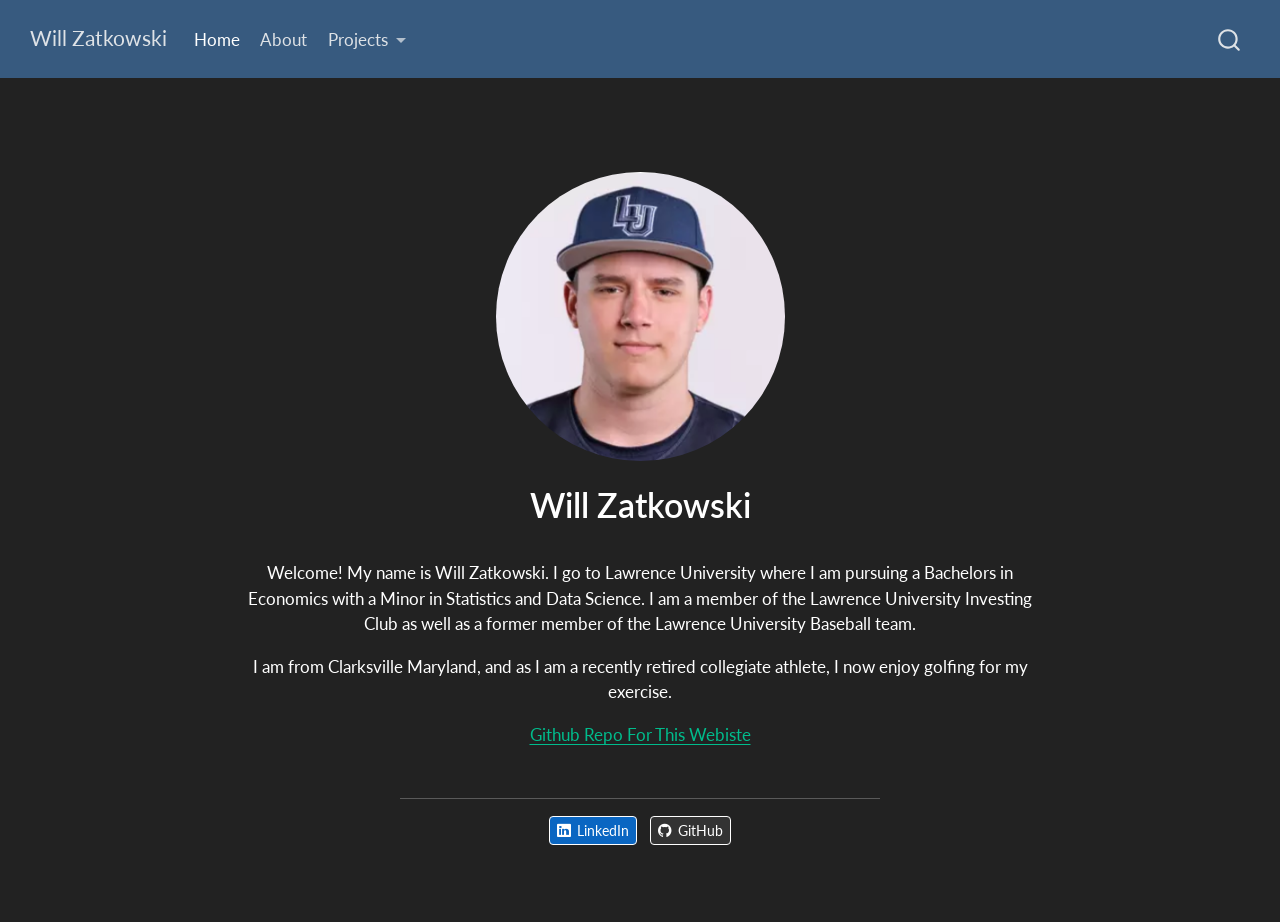
<file: docs/index.html>
<!DOCTYPE html>
<html xmlns="http://www.w3.org/1999/xhtml" lang="en" xml:lang="en"><head>

<meta charset="utf-8">
<meta name="generator" content="quarto-1.8.27">

<meta name="viewport" content="width=device-width, initial-scale=1.0, user-scalable=yes">


<title>Will Zatkowski</title>
<style>
code{white-space: pre-wrap;}
span.smallcaps{font-variant: small-caps;}
div.columns{display: flex; gap: min(4vw, 1.5em);}
div.column{flex: auto; overflow-x: auto;}
div.hanging-indent{margin-left: 1.5em; text-indent: -1.5em;}
ul.task-list{list-style: none;}
ul.task-list li input[type="checkbox"] {
  width: 0.8em;
  margin: 0 0.8em 0.2em -1em; /* quarto-specific, see https://github.com/quarto-dev/quarto-cli/issues/4556 */ 
  vertical-align: middle;
}
</style>


<script src="site_libs/quarto-nav/quarto-nav.js"></script>
<script src="site_libs/quarto-nav/headroom.min.js"></script>
<script src="site_libs/clipboard/clipboard.min.js"></script>
<script src="site_libs/quarto-search/autocomplete.umd.js"></script>
<script src="site_libs/quarto-search/fuse.min.js"></script>
<script src="site_libs/quarto-search/quarto-search.js"></script>
<meta name="quarto:offset" content="./">
<script src="site_libs/quarto-html/quarto.js" type="module"></script>
<script src="site_libs/quarto-html/tabsets/tabsets.js" type="module"></script>
<script src="site_libs/quarto-html/axe/axe-check.js" type="module"></script>
<script src="site_libs/quarto-html/popper.min.js"></script>
<script src="site_libs/quarto-html/tippy.umd.min.js"></script>
<link href="site_libs/quarto-html/tippy.css" rel="stylesheet">
<link href="site_libs/quarto-html/quarto-syntax-highlighting-dark-4d9afe2b8d18ee9fa5d0d57b5ed4214d.css" rel="stylesheet" id="quarto-text-highlighting-styles">
<script src="site_libs/bootstrap/bootstrap.min.js"></script>
<link href="site_libs/bootstrap/bootstrap-icons.css" rel="stylesheet">
<link href="site_libs/bootstrap/bootstrap-eabbb2bc761cdb3ae61a27d0045cb060.min.css" rel="stylesheet" append-hash="true" id="quarto-bootstrap" data-mode="dark">
<script id="quarto-search-options" type="application/json">{
  "location": "navbar",
  "copy-button": false,
  "collapse-after": 3,
  "panel-placement": "end",
  "type": "overlay",
  "limit": 50,
  "keyboard-shortcut": [
    "f",
    "/",
    "s"
  ],
  "show-item-context": false,
  "language": {
    "search-no-results-text": "No results",
    "search-matching-documents-text": "matching documents",
    "search-copy-link-title": "Copy link to search",
    "search-hide-matches-text": "Hide additional matches",
    "search-more-match-text": "more match in this document",
    "search-more-matches-text": "more matches in this document",
    "search-clear-button-title": "Clear",
    "search-text-placeholder": "",
    "search-detached-cancel-button-title": "Cancel",
    "search-submit-button-title": "Submit",
    "search-label": "Search"
  }
}</script>


<link rel="stylesheet" href="styles.css">
</head>

<body class="nav-fixed fullcontent quarto-light">

<div id="quarto-search-results"></div>
  <header id="quarto-header" class="headroom fixed-top">
    <nav class="navbar navbar-expand-lg " data-bs-theme="dark">
      <div class="navbar-container container-fluid">
      <div class="navbar-brand-container mx-auto">
    <a class="navbar-brand" href="./index.html">
    <span class="navbar-title">Will Zatkowski</span>
    </a>
  </div>
            <div id="quarto-search" class="" title="Search"></div>
          <button class="navbar-toggler" type="button" data-bs-toggle="collapse" data-bs-target="#navbarCollapse" aria-controls="navbarCollapse" role="menu" aria-expanded="false" aria-label="Toggle navigation" onclick="if (window.quartoToggleHeadroom) { window.quartoToggleHeadroom(); }">
  <span class="navbar-toggler-icon"></span>
</button>
          <div class="collapse navbar-collapse" id="navbarCollapse">
            <ul class="navbar-nav navbar-nav-scroll me-auto">
  <li class="nav-item">
    <a class="nav-link active" href="./index.html" aria-current="page"> 
<span class="menu-text">Home</span></a>
  </li>  
  <li class="nav-item">
    <a class="nav-link" href="./about.html"> 
<span class="menu-text">About</span></a>
  </li>  
  <li class="nav-item dropdown ">
    <a class="nav-link dropdown-toggle" href="#" id="nav-menu-projects" role="link" data-bs-toggle="dropdown" aria-expanded="false">
 <span class="menu-text">Projects</span>
    </a>
    <ul class="dropdown-menu" aria-labelledby="nav-menu-projects">    
        <li>
    <a class="dropdown-item" href="./sql_project.html">
 <span class="dropdown-text">SQL Project</span></a>
  </li>  
        <li>
    <a class="dropdown-item" href="./text_analysis_project.html">
 <span class="dropdown-text">Text-Analysis Project</span></a>
  </li>  
        <li>
    <a class="dropdown-item" href="./r_package.html">
 <span class="dropdown-text">R Package</span></a>
  </li>  
        <li>
    <a class="dropdown-item" href="./poster_project.html">
 <span class="dropdown-text">Poster Project</span></a>
  </li>  
        <li>
    <a class="dropdown-item" href="./shinyapp_project.html">
 <span class="dropdown-text">Shiny App Project</span></a>
  </li>  
    </ul>
  </li>
</ul>
          </div> <!-- /navcollapse -->
            <div class="quarto-navbar-tools">
</div>
      </div> <!-- /container-fluid -->
    </nav>
</header>
<!-- content -->
<div id="quarto-content" class="quarto-container page-columns page-rows-contents page-layout-article page-navbar">
<!-- sidebar -->
<!-- margin-sidebar -->
    
<!-- main -->
<div class="quarto-about-jolla">
  <img src="headshot_project.png" class="about-image
  round " style="height: 17em; width: 17em;">
 <header id="title-block-header" class="quarto-title-block default">
<div class="quarto-title">
<h1 class="title">Will Zatkowski</h1>
</div>
<div class="quarto-title-meta">
  </div>
</header><main class="content" id="quarto-document-content">
<p>Welcome! My name is Will Zatkowski. I go to Lawrence University where I am pursuing a Bachelors in Economics with a Minor in Statistics and Data Science. I am a member of the Lawrence University Investing Club as well as a former member of the Lawrence University Baseball team.</p>
<p>I am from Clarksville Maryland, and as I am a recently retired collegiate athlete, I now enjoy golfing for my exercise.</p>
<p><a href="https://github.com/willzatkowski/willzatkowski.github.io">Github Repo For This Webiste</a></p>


</main> 
  <hr class="about-sep">
   <div class="about-links">
  <a href="https://www.linkedin.com/in/william-zatkowski" class="about-link" rel="" target="_blank">
    <i class="bi bi-linkedin"></i>
     <span class="about-link-text">LinkedIn</span>
  </a>
  <a href="https://github.com/willzatkowski" class="about-link" rel="" target="_blank">
    <i class="bi bi-github"></i>
     <span class="about-link-text">GitHub</span>
  </a>
</div>
</div>
 <!-- /main -->
<script id="quarto-html-after-body" type="application/javascript">
  window.document.addEventListener("DOMContentLoaded", function (event) {
    const isCodeAnnotation = (el) => {
      for (const clz of el.classList) {
        if (clz.startsWith('code-annotation-')) {                     
          return true;
        }
      }
      return false;
    }
    const onCopySuccess = function(e) {
      // button target
      const button = e.trigger;
      // don't keep focus
      button.blur();
      // flash "checked"
      button.classList.add('code-copy-button-checked');
      var currentTitle = button.getAttribute("title");
      button.setAttribute("title", "Copied!");
      let tooltip;
      if (window.bootstrap) {
        button.setAttribute("data-bs-toggle", "tooltip");
        button.setAttribute("data-bs-placement", "left");
        button.setAttribute("data-bs-title", "Copied!");
        tooltip = new bootstrap.Tooltip(button, 
          { trigger: "manual", 
            customClass: "code-copy-button-tooltip",
            offset: [0, -8]});
        tooltip.show();    
      }
      setTimeout(function() {
        if (tooltip) {
          tooltip.hide();
          button.removeAttribute("data-bs-title");
          button.removeAttribute("data-bs-toggle");
          button.removeAttribute("data-bs-placement");
        }
        button.setAttribute("title", currentTitle);
        button.classList.remove('code-copy-button-checked');
      }, 1000);
      // clear code selection
      e.clearSelection();
    }
    const getTextToCopy = function(trigger) {
      const outerScaffold = trigger.parentElement.cloneNode(true);
      const codeEl = outerScaffold.querySelector('code');
      for (const childEl of codeEl.children) {
        if (isCodeAnnotation(childEl)) {
          childEl.remove();
        }
      }
      return codeEl.innerText;
    }
    const clipboard = new window.ClipboardJS('.code-copy-button:not([data-in-quarto-modal])', {
      text: getTextToCopy
    });
    clipboard.on('success', onCopySuccess);
    if (window.document.getElementById('quarto-embedded-source-code-modal')) {
      const clipboardModal = new window.ClipboardJS('.code-copy-button[data-in-quarto-modal]', {
        text: getTextToCopy,
        container: window.document.getElementById('quarto-embedded-source-code-modal')
      });
      clipboardModal.on('success', onCopySuccess);
    }
      var localhostRegex = new RegExp(/^(?:http|https):\/\/localhost\:?[0-9]*\//);
      var mailtoRegex = new RegExp(/^mailto:/);
        var filterRegex = new RegExp('/' + window.location.host + '/');
      var isInternal = (href) => {
          return filterRegex.test(href) || localhostRegex.test(href) || mailtoRegex.test(href);
      }
      // Inspect non-navigation links and adorn them if external
     var links = window.document.querySelectorAll('a[href]:not(.nav-link):not(.navbar-brand):not(.toc-action):not(.sidebar-link):not(.sidebar-item-toggle):not(.pagination-link):not(.no-external):not([aria-hidden]):not(.dropdown-item):not(.quarto-navigation-tool):not(.about-link)');
      for (var i=0; i<links.length; i++) {
        const link = links[i];
        if (!isInternal(link.href)) {
          // undo the damage that might have been done by quarto-nav.js in the case of
          // links that we want to consider external
          if (link.dataset.originalHref !== undefined) {
            link.href = link.dataset.originalHref;
          }
        }
      }
    function tippyHover(el, contentFn, onTriggerFn, onUntriggerFn) {
      const config = {
        allowHTML: true,
        maxWidth: 500,
        delay: 100,
        arrow: false,
        appendTo: function(el) {
            return el.parentElement;
        },
        interactive: true,
        interactiveBorder: 10,
        theme: 'quarto',
        placement: 'bottom-start',
      };
      if (contentFn) {
        config.content = contentFn;
      }
      if (onTriggerFn) {
        config.onTrigger = onTriggerFn;
      }
      if (onUntriggerFn) {
        config.onUntrigger = onUntriggerFn;
      }
      window.tippy(el, config); 
    }
    const noterefs = window.document.querySelectorAll('a[role="doc-noteref"]');
    for (var i=0; i<noterefs.length; i++) {
      const ref = noterefs[i];
      tippyHover(ref, function() {
        // use id or data attribute instead here
        let href = ref.getAttribute('data-footnote-href') || ref.getAttribute('href');
        try { href = new URL(href).hash; } catch {}
        const id = href.replace(/^#\/?/, "");
        const note = window.document.getElementById(id);
        if (note) {
          return note.innerHTML;
        } else {
          return "";
        }
      });
    }
    const xrefs = window.document.querySelectorAll('a.quarto-xref');
    const processXRef = (id, note) => {
      // Strip column container classes
      const stripColumnClz = (el) => {
        el.classList.remove("page-full", "page-columns");
        if (el.children) {
          for (const child of el.children) {
            stripColumnClz(child);
          }
        }
      }
      stripColumnClz(note)
      if (id === null || id.startsWith('sec-')) {
        // Special case sections, only their first couple elements
        const container = document.createElement("div");
        if (note.children && note.children.length > 2) {
          container.appendChild(note.children[0].cloneNode(true));
          for (let i = 1; i < note.children.length; i++) {
            const child = note.children[i];
            if (child.tagName === "P" && child.innerText === "") {
              continue;
            } else {
              container.appendChild(child.cloneNode(true));
              break;
            }
          }
          if (window.Quarto?.typesetMath) {
            window.Quarto.typesetMath(container);
          }
          return container.innerHTML
        } else {
          if (window.Quarto?.typesetMath) {
            window.Quarto.typesetMath(note);
          }
          return note.innerHTML;
        }
      } else {
        // Remove any anchor links if they are present
        const anchorLink = note.querySelector('a.anchorjs-link');
        if (anchorLink) {
          anchorLink.remove();
        }
        if (window.Quarto?.typesetMath) {
          window.Quarto.typesetMath(note);
        }
        if (note.classList.contains("callout")) {
          return note.outerHTML;
        } else {
          return note.innerHTML;
        }
      }
    }
    for (var i=0; i<xrefs.length; i++) {
      const xref = xrefs[i];
      tippyHover(xref, undefined, function(instance) {
        instance.disable();
        let url = xref.getAttribute('href');
        let hash = undefined; 
        if (url.startsWith('#')) {
          hash = url;
        } else {
          try { hash = new URL(url).hash; } catch {}
        }
        if (hash) {
          const id = hash.replace(/^#\/?/, "");
          const note = window.document.getElementById(id);
          if (note !== null) {
            try {
              const html = processXRef(id, note.cloneNode(true));
              instance.setContent(html);
            } finally {
              instance.enable();
              instance.show();
            }
          } else {
            // See if we can fetch this
            fetch(url.split('#')[0])
            .then(res => res.text())
            .then(html => {
              const parser = new DOMParser();
              const htmlDoc = parser.parseFromString(html, "text/html");
              const note = htmlDoc.getElementById(id);
              if (note !== null) {
                const html = processXRef(id, note);
                instance.setContent(html);
              } 
            }).finally(() => {
              instance.enable();
              instance.show();
            });
          }
        } else {
          // See if we can fetch a full url (with no hash to target)
          // This is a special case and we should probably do some content thinning / targeting
          fetch(url)
          .then(res => res.text())
          .then(html => {
            const parser = new DOMParser();
            const htmlDoc = parser.parseFromString(html, "text/html");
            const note = htmlDoc.querySelector('main.content');
            if (note !== null) {
              // This should only happen for chapter cross references
              // (since there is no id in the URL)
              // remove the first header
              if (note.children.length > 0 && note.children[0].tagName === "HEADER") {
                note.children[0].remove();
              }
              const html = processXRef(null, note);
              instance.setContent(html);
            } 
          }).finally(() => {
            instance.enable();
            instance.show();
          });
        }
      }, function(instance) {
      });
    }
        let selectedAnnoteEl;
        const selectorForAnnotation = ( cell, annotation) => {
          let cellAttr = 'data-code-cell="' + cell + '"';
          let lineAttr = 'data-code-annotation="' +  annotation + '"';
          const selector = 'span[' + cellAttr + '][' + lineAttr + ']';
          return selector;
        }
        const selectCodeLines = (annoteEl) => {
          const doc = window.document;
          const targetCell = annoteEl.getAttribute("data-target-cell");
          const targetAnnotation = annoteEl.getAttribute("data-target-annotation");
          const annoteSpan = window.document.querySelector(selectorForAnnotation(targetCell, targetAnnotation));
          const lines = annoteSpan.getAttribute("data-code-lines").split(",");
          const lineIds = lines.map((line) => {
            return targetCell + "-" + line;
          })
          let top = null;
          let height = null;
          let parent = null;
          if (lineIds.length > 0) {
              //compute the position of the single el (top and bottom and make a div)
              const el = window.document.getElementById(lineIds[0]);
              top = el.offsetTop;
              height = el.offsetHeight;
              parent = el.parentElement.parentElement;
            if (lineIds.length > 1) {
              const lastEl = window.document.getElementById(lineIds[lineIds.length - 1]);
              const bottom = lastEl.offsetTop + lastEl.offsetHeight;
              height = bottom - top;
            }
            if (top !== null && height !== null && parent !== null) {
              // cook up a div (if necessary) and position it 
              let div = window.document.getElementById("code-annotation-line-highlight");
              if (div === null) {
                div = window.document.createElement("div");
                div.setAttribute("id", "code-annotation-line-highlight");
                div.style.position = 'absolute';
                parent.appendChild(div);
              }
              div.style.top = top - 2 + "px";
              div.style.height = height + 4 + "px";
              div.style.left = 0;
              let gutterDiv = window.document.getElementById("code-annotation-line-highlight-gutter");
              if (gutterDiv === null) {
                gutterDiv = window.document.createElement("div");
                gutterDiv.setAttribute("id", "code-annotation-line-highlight-gutter");
                gutterDiv.style.position = 'absolute';
                const codeCell = window.document.getElementById(targetCell);
                const gutter = codeCell.querySelector('.code-annotation-gutter');
                gutter.appendChild(gutterDiv);
              }
              gutterDiv.style.top = top - 2 + "px";
              gutterDiv.style.height = height + 4 + "px";
            }
            selectedAnnoteEl = annoteEl;
          }
        };
        const unselectCodeLines = () => {
          const elementsIds = ["code-annotation-line-highlight", "code-annotation-line-highlight-gutter"];
          elementsIds.forEach((elId) => {
            const div = window.document.getElementById(elId);
            if (div) {
              div.remove();
            }
          });
          selectedAnnoteEl = undefined;
        };
          // Handle positioning of the toggle
      window.addEventListener(
        "resize",
        throttle(() => {
          elRect = undefined;
          if (selectedAnnoteEl) {
            selectCodeLines(selectedAnnoteEl);
          }
        }, 10)
      );
      function throttle(fn, ms) {
      let throttle = false;
      let timer;
        return (...args) => {
          if(!throttle) { // first call gets through
              fn.apply(this, args);
              throttle = true;
          } else { // all the others get throttled
              if(timer) clearTimeout(timer); // cancel #2
              timer = setTimeout(() => {
                fn.apply(this, args);
                timer = throttle = false;
              }, ms);
          }
        };
      }
        // Attach click handler to the DT
        const annoteDls = window.document.querySelectorAll('dt[data-target-cell]');
        for (const annoteDlNode of annoteDls) {
          annoteDlNode.addEventListener('click', (event) => {
            const clickedEl = event.target;
            if (clickedEl !== selectedAnnoteEl) {
              unselectCodeLines();
              const activeEl = window.document.querySelector('dt[data-target-cell].code-annotation-active');
              if (activeEl) {
                activeEl.classList.remove('code-annotation-active');
              }
              selectCodeLines(clickedEl);
              clickedEl.classList.add('code-annotation-active');
            } else {
              // Unselect the line
              unselectCodeLines();
              clickedEl.classList.remove('code-annotation-active');
            }
          });
        }
    const findCites = (el) => {
      const parentEl = el.parentElement;
      if (parentEl) {
        const cites = parentEl.dataset.cites;
        if (cites) {
          return {
            el,
            cites: cites.split(' ')
          };
        } else {
          return findCites(el.parentElement)
        }
      } else {
        return undefined;
      }
    };
    var bibliorefs = window.document.querySelectorAll('a[role="doc-biblioref"]');
    for (var i=0; i<bibliorefs.length; i++) {
      const ref = bibliorefs[i];
      const citeInfo = findCites(ref);
      if (citeInfo) {
        tippyHover(citeInfo.el, function() {
          var popup = window.document.createElement('div');
          citeInfo.cites.forEach(function(cite) {
            var citeDiv = window.document.createElement('div');
            citeDiv.classList.add('hanging-indent');
            citeDiv.classList.add('csl-entry');
            var biblioDiv = window.document.getElementById('ref-' + cite);
            if (biblioDiv) {
              citeDiv.innerHTML = biblioDiv.innerHTML;
            }
            popup.appendChild(citeDiv);
          });
          return popup.innerHTML;
        });
      }
    }
  });
  </script>
</div> <!-- /content -->




</body></html>
</file>
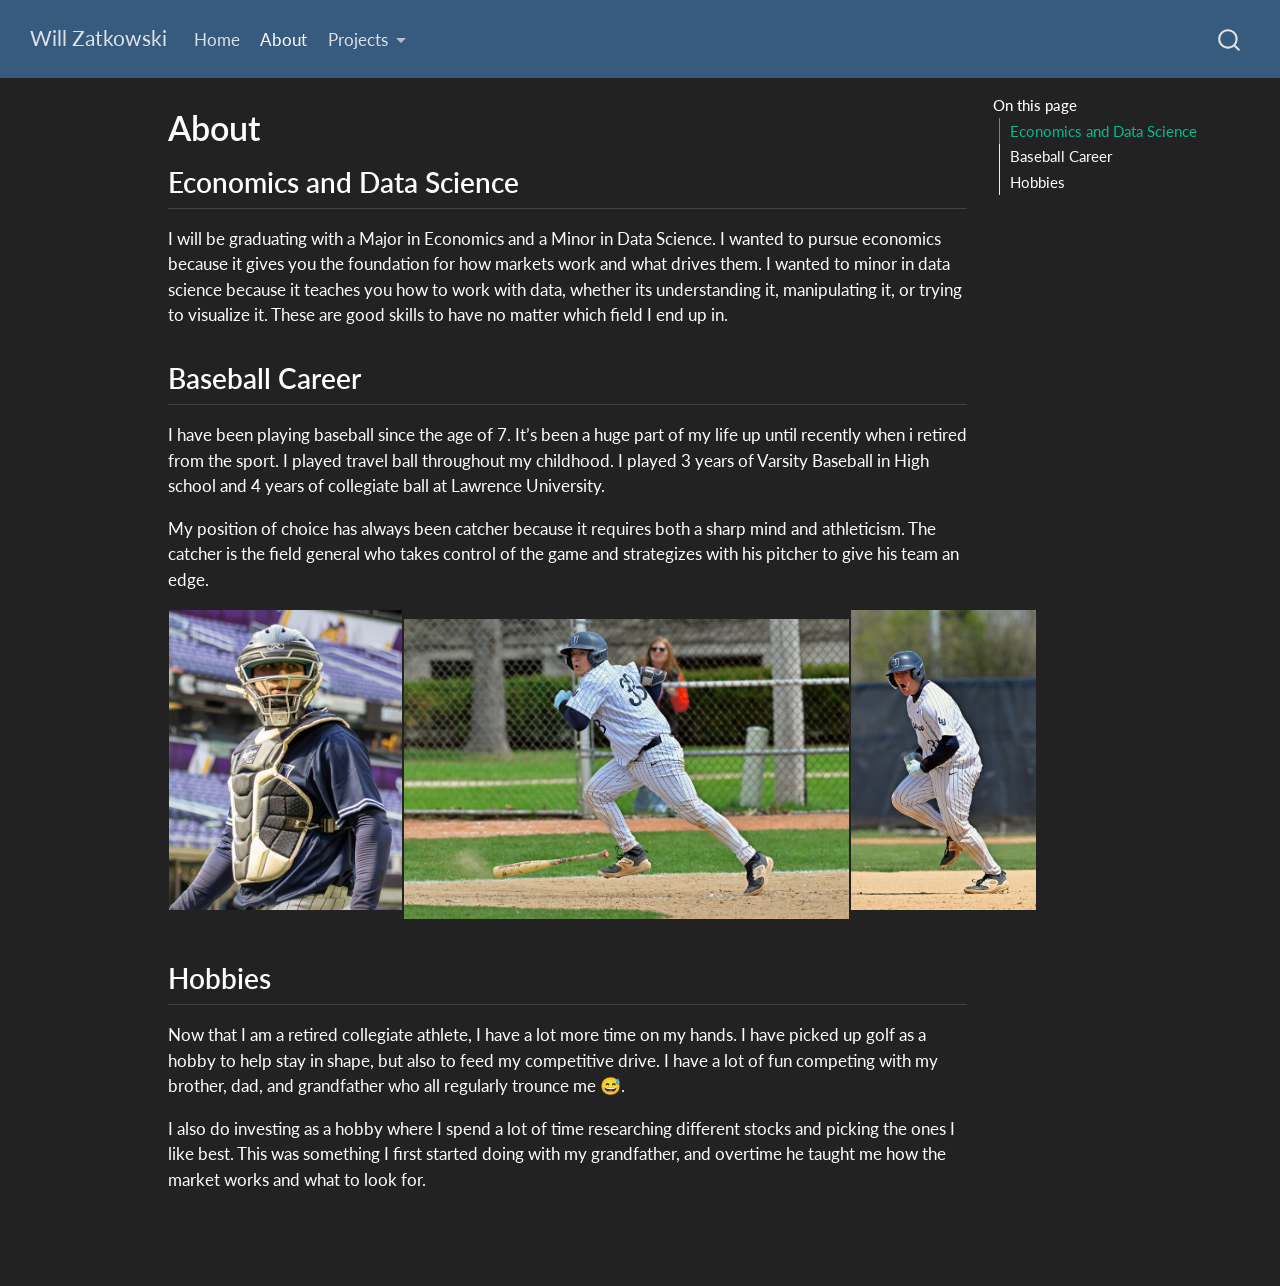
<file: docs/about.html>
<!DOCTYPE html>
<html xmlns="http://www.w3.org/1999/xhtml" lang="en" xml:lang="en"><head>

<meta charset="utf-8">
<meta name="generator" content="quarto-1.8.27">

<meta name="viewport" content="width=device-width, initial-scale=1.0, user-scalable=yes">


<title>About – Will Zatkowski</title>
<style>
code{white-space: pre-wrap;}
span.smallcaps{font-variant: small-caps;}
div.columns{display: flex; gap: min(4vw, 1.5em);}
div.column{flex: auto; overflow-x: auto;}
div.hanging-indent{margin-left: 1.5em; text-indent: -1.5em;}
ul.task-list{list-style: none;}
ul.task-list li input[type="checkbox"] {
  width: 0.8em;
  margin: 0 0.8em 0.2em -1em; /* quarto-specific, see https://github.com/quarto-dev/quarto-cli/issues/4556 */ 
  vertical-align: middle;
}
</style>


<script src="site_libs/quarto-nav/quarto-nav.js"></script>
<script src="site_libs/quarto-nav/headroom.min.js"></script>
<script src="site_libs/clipboard/clipboard.min.js"></script>
<script src="site_libs/quarto-search/autocomplete.umd.js"></script>
<script src="site_libs/quarto-search/fuse.min.js"></script>
<script src="site_libs/quarto-search/quarto-search.js"></script>
<meta name="quarto:offset" content="./">
<script src="site_libs/quarto-html/quarto.js" type="module"></script>
<script src="site_libs/quarto-html/tabsets/tabsets.js" type="module"></script>
<script src="site_libs/quarto-html/axe/axe-check.js" type="module"></script>
<script src="site_libs/quarto-html/popper.min.js"></script>
<script src="site_libs/quarto-html/tippy.umd.min.js"></script>
<script src="site_libs/quarto-html/anchor.min.js"></script>
<link href="site_libs/quarto-html/tippy.css" rel="stylesheet">
<link href="site_libs/quarto-html/quarto-syntax-highlighting-dark-4d9afe2b8d18ee9fa5d0d57b5ed4214d.css" rel="stylesheet" id="quarto-text-highlighting-styles">
<script src="site_libs/bootstrap/bootstrap.min.js"></script>
<link href="site_libs/bootstrap/bootstrap-icons.css" rel="stylesheet">
<link href="site_libs/bootstrap/bootstrap-eabbb2bc761cdb3ae61a27d0045cb060.min.css" rel="stylesheet" append-hash="true" id="quarto-bootstrap" data-mode="dark">
<script id="quarto-search-options" type="application/json">{
  "location": "navbar",
  "copy-button": false,
  "collapse-after": 3,
  "panel-placement": "end",
  "type": "overlay",
  "limit": 50,
  "keyboard-shortcut": [
    "f",
    "/",
    "s"
  ],
  "show-item-context": false,
  "language": {
    "search-no-results-text": "No results",
    "search-matching-documents-text": "matching documents",
    "search-copy-link-title": "Copy link to search",
    "search-hide-matches-text": "Hide additional matches",
    "search-more-match-text": "more match in this document",
    "search-more-matches-text": "more matches in this document",
    "search-clear-button-title": "Clear",
    "search-text-placeholder": "",
    "search-detached-cancel-button-title": "Cancel",
    "search-submit-button-title": "Submit",
    "search-label": "Search"
  }
}</script>


<link rel="stylesheet" href="styles.css">
</head>

<body class="nav-fixed quarto-light">

<div id="quarto-search-results"></div>
  <header id="quarto-header" class="headroom fixed-top">
    <nav class="navbar navbar-expand-lg " data-bs-theme="dark">
      <div class="navbar-container container-fluid">
      <div class="navbar-brand-container mx-auto">
    <a class="navbar-brand" href="./index.html">
    <span class="navbar-title">Will Zatkowski</span>
    </a>
  </div>
            <div id="quarto-search" class="" title="Search"></div>
          <button class="navbar-toggler" type="button" data-bs-toggle="collapse" data-bs-target="#navbarCollapse" aria-controls="navbarCollapse" role="menu" aria-expanded="false" aria-label="Toggle navigation" onclick="if (window.quartoToggleHeadroom) { window.quartoToggleHeadroom(); }">
  <span class="navbar-toggler-icon"></span>
</button>
          <div class="collapse navbar-collapse" id="navbarCollapse">
            <ul class="navbar-nav navbar-nav-scroll me-auto">
  <li class="nav-item">
    <a class="nav-link" href="./index.html"> 
<span class="menu-text">Home</span></a>
  </li>  
  <li class="nav-item">
    <a class="nav-link active" href="./about.html" aria-current="page"> 
<span class="menu-text">About</span></a>
  </li>  
  <li class="nav-item dropdown ">
    <a class="nav-link dropdown-toggle" href="#" id="nav-menu-projects" role="link" data-bs-toggle="dropdown" aria-expanded="false">
 <span class="menu-text">Projects</span>
    </a>
    <ul class="dropdown-menu" aria-labelledby="nav-menu-projects">    
        <li>
    <a class="dropdown-item" href="./sql_project.html">
 <span class="dropdown-text">SQL Project</span></a>
  </li>  
        <li>
    <a class="dropdown-item" href="./text_analysis_project.html">
 <span class="dropdown-text">Text-Analysis Project</span></a>
  </li>  
        <li>
    <a class="dropdown-item" href="./r_package.html">
 <span class="dropdown-text">R Package</span></a>
  </li>  
        <li>
    <a class="dropdown-item" href="./poster_project.html">
 <span class="dropdown-text">Poster Project</span></a>
  </li>  
        <li>
    <a class="dropdown-item" href="./shinyapp_project.html">
 <span class="dropdown-text">Shiny App Project</span></a>
  </li>  
    </ul>
  </li>
</ul>
          </div> <!-- /navcollapse -->
            <div class="quarto-navbar-tools">
</div>
      </div> <!-- /container-fluid -->
    </nav>
</header>
<!-- content -->
<div id="quarto-content" class="quarto-container page-columns page-rows-contents page-layout-article page-navbar">
<!-- sidebar -->
<!-- margin-sidebar -->
    <div id="quarto-margin-sidebar" class="sidebar margin-sidebar">
        <nav id="TOC" role="doc-toc" class="toc-active">
    <h2 id="toc-title">On this page</h2>
   
  <ul>
  <li><a href="#economics-and-data-science" id="toc-economics-and-data-science" class="nav-link active" data-scroll-target="#economics-and-data-science">Economics and Data Science</a></li>
  <li><a href="#baseball-career" id="toc-baseball-career" class="nav-link" data-scroll-target="#baseball-career">Baseball Career</a></li>
  <li><a href="#hobbies" id="toc-hobbies" class="nav-link" data-scroll-target="#hobbies">Hobbies</a></li>
  </ul>
</nav>
    </div>
<!-- main -->
<main class="content" id="quarto-document-content">

<header id="title-block-header" class="quarto-title-block default">
<div class="quarto-title">
<h1 class="title">About</h1>
</div>



<div class="quarto-title-meta">

    
  
    
  </div>
  


</header>


<section id="economics-and-data-science" class="level2">
<h2 class="anchored" data-anchor-id="economics-and-data-science">Economics and Data Science</h2>
<p>I will be graduating with a Major in Economics and a Minor in Data Science. I wanted to pursue economics because it gives you the foundation for how markets work and what drives them. I wanted to minor in data science because it teaches you how to work with data, whether its understanding it, manipulating it, or trying to visualize it. These are good skills to have no matter which field I end up in.</p>
</section>
<section id="baseball-career" class="level2">
<h2 class="anchored" data-anchor-id="baseball-career">Baseball Career</h2>
<p>I have been playing baseball since the age of 7. It’s been a huge part of my life up until recently when i retired from the sport. I played travel ball throughout my childhood. I played 3 years of Varsity Baseball in High school and 4 years of collegiate ball at Lawrence University.</p>
<p>My position of choice has always been catcher because it requires both a sharp mind and athleticism. The catcher is the field general who takes control of the game and strategizes with his pitcher to give his team an edge.</p>
<table>
<tbody><tr>
<td width="50%">
<p><img src="catcher.png" height="300"></p>
</td>
<td width="50%">
<img src="running_project.png" height="300">
</td>
<td width="50%">
<p><img src="hr_photo_website_project.png" height="300"></p>
</td>
</tr>
</tbody></table>
</section>
<section id="hobbies" class="level2">
<h2 class="anchored" data-anchor-id="hobbies">Hobbies</h2>
<p>Now that I am a retired collegiate athlete, I have a lot more time on my hands. I have picked up golf as a hobby to help stay in shape, but also to feed my competitive drive. I have a lot of fun competing with my brother, dad, and grandfather who all regularly trounce me 😅.</p>
<p>I also do investing as a hobby where I spend a lot of time researching different stocks and picking the ones I like best. This was something I first started doing with my grandfather, and overtime he taught me how the market works and what to look for.</p>


</section>

</main> <!-- /main -->
<script id="quarto-html-after-body" type="application/javascript">
  window.document.addEventListener("DOMContentLoaded", function (event) {
    const icon = "";
    const anchorJS = new window.AnchorJS();
    anchorJS.options = {
      placement: 'right',
      icon: icon
    };
    anchorJS.add('.anchored');
    const isCodeAnnotation = (el) => {
      for (const clz of el.classList) {
        if (clz.startsWith('code-annotation-')) {                     
          return true;
        }
      }
      return false;
    }
    const onCopySuccess = function(e) {
      // button target
      const button = e.trigger;
      // don't keep focus
      button.blur();
      // flash "checked"
      button.classList.add('code-copy-button-checked');
      var currentTitle = button.getAttribute("title");
      button.setAttribute("title", "Copied!");
      let tooltip;
      if (window.bootstrap) {
        button.setAttribute("data-bs-toggle", "tooltip");
        button.setAttribute("data-bs-placement", "left");
        button.setAttribute("data-bs-title", "Copied!");
        tooltip = new bootstrap.Tooltip(button, 
          { trigger: "manual", 
            customClass: "code-copy-button-tooltip",
            offset: [0, -8]});
        tooltip.show();    
      }
      setTimeout(function() {
        if (tooltip) {
          tooltip.hide();
          button.removeAttribute("data-bs-title");
          button.removeAttribute("data-bs-toggle");
          button.removeAttribute("data-bs-placement");
        }
        button.setAttribute("title", currentTitle);
        button.classList.remove('code-copy-button-checked');
      }, 1000);
      // clear code selection
      e.clearSelection();
    }
    const getTextToCopy = function(trigger) {
      const outerScaffold = trigger.parentElement.cloneNode(true);
      const codeEl = outerScaffold.querySelector('code');
      for (const childEl of codeEl.children) {
        if (isCodeAnnotation(childEl)) {
          childEl.remove();
        }
      }
      return codeEl.innerText;
    }
    const clipboard = new window.ClipboardJS('.code-copy-button:not([data-in-quarto-modal])', {
      text: getTextToCopy
    });
    clipboard.on('success', onCopySuccess);
    if (window.document.getElementById('quarto-embedded-source-code-modal')) {
      const clipboardModal = new window.ClipboardJS('.code-copy-button[data-in-quarto-modal]', {
        text: getTextToCopy,
        container: window.document.getElementById('quarto-embedded-source-code-modal')
      });
      clipboardModal.on('success', onCopySuccess);
    }
      var localhostRegex = new RegExp(/^(?:http|https):\/\/localhost\:?[0-9]*\//);
      var mailtoRegex = new RegExp(/^mailto:/);
        var filterRegex = new RegExp('/' + window.location.host + '/');
      var isInternal = (href) => {
          return filterRegex.test(href) || localhostRegex.test(href) || mailtoRegex.test(href);
      }
      // Inspect non-navigation links and adorn them if external
     var links = window.document.querySelectorAll('a[href]:not(.nav-link):not(.navbar-brand):not(.toc-action):not(.sidebar-link):not(.sidebar-item-toggle):not(.pagination-link):not(.no-external):not([aria-hidden]):not(.dropdown-item):not(.quarto-navigation-tool):not(.about-link)');
      for (var i=0; i<links.length; i++) {
        const link = links[i];
        if (!isInternal(link.href)) {
          // undo the damage that might have been done by quarto-nav.js in the case of
          // links that we want to consider external
          if (link.dataset.originalHref !== undefined) {
            link.href = link.dataset.originalHref;
          }
        }
      }
    function tippyHover(el, contentFn, onTriggerFn, onUntriggerFn) {
      const config = {
        allowHTML: true,
        maxWidth: 500,
        delay: 100,
        arrow: false,
        appendTo: function(el) {
            return el.parentElement;
        },
        interactive: true,
        interactiveBorder: 10,
        theme: 'quarto',
        placement: 'bottom-start',
      };
      if (contentFn) {
        config.content = contentFn;
      }
      if (onTriggerFn) {
        config.onTrigger = onTriggerFn;
      }
      if (onUntriggerFn) {
        config.onUntrigger = onUntriggerFn;
      }
      window.tippy(el, config); 
    }
    const noterefs = window.document.querySelectorAll('a[role="doc-noteref"]');
    for (var i=0; i<noterefs.length; i++) {
      const ref = noterefs[i];
      tippyHover(ref, function() {
        // use id or data attribute instead here
        let href = ref.getAttribute('data-footnote-href') || ref.getAttribute('href');
        try { href = new URL(href).hash; } catch {}
        const id = href.replace(/^#\/?/, "");
        const note = window.document.getElementById(id);
        if (note) {
          return note.innerHTML;
        } else {
          return "";
        }
      });
    }
    const xrefs = window.document.querySelectorAll('a.quarto-xref');
    const processXRef = (id, note) => {
      // Strip column container classes
      const stripColumnClz = (el) => {
        el.classList.remove("page-full", "page-columns");
        if (el.children) {
          for (const child of el.children) {
            stripColumnClz(child);
          }
        }
      }
      stripColumnClz(note)
      if (id === null || id.startsWith('sec-')) {
        // Special case sections, only their first couple elements
        const container = document.createElement("div");
        if (note.children && note.children.length > 2) {
          container.appendChild(note.children[0].cloneNode(true));
          for (let i = 1; i < note.children.length; i++) {
            const child = note.children[i];
            if (child.tagName === "P" && child.innerText === "") {
              continue;
            } else {
              container.appendChild(child.cloneNode(true));
              break;
            }
          }
          if (window.Quarto?.typesetMath) {
            window.Quarto.typesetMath(container);
          }
          return container.innerHTML
        } else {
          if (window.Quarto?.typesetMath) {
            window.Quarto.typesetMath(note);
          }
          return note.innerHTML;
        }
      } else {
        // Remove any anchor links if they are present
        const anchorLink = note.querySelector('a.anchorjs-link');
        if (anchorLink) {
          anchorLink.remove();
        }
        if (window.Quarto?.typesetMath) {
          window.Quarto.typesetMath(note);
        }
        if (note.classList.contains("callout")) {
          return note.outerHTML;
        } else {
          return note.innerHTML;
        }
      }
    }
    for (var i=0; i<xrefs.length; i++) {
      const xref = xrefs[i];
      tippyHover(xref, undefined, function(instance) {
        instance.disable();
        let url = xref.getAttribute('href');
        let hash = undefined; 
        if (url.startsWith('#')) {
          hash = url;
        } else {
          try { hash = new URL(url).hash; } catch {}
        }
        if (hash) {
          const id = hash.replace(/^#\/?/, "");
          const note = window.document.getElementById(id);
          if (note !== null) {
            try {
              const html = processXRef(id, note.cloneNode(true));
              instance.setContent(html);
            } finally {
              instance.enable();
              instance.show();
            }
          } else {
            // See if we can fetch this
            fetch(url.split('#')[0])
            .then(res => res.text())
            .then(html => {
              const parser = new DOMParser();
              const htmlDoc = parser.parseFromString(html, "text/html");
              const note = htmlDoc.getElementById(id);
              if (note !== null) {
                const html = processXRef(id, note);
                instance.setContent(html);
              } 
            }).finally(() => {
              instance.enable();
              instance.show();
            });
          }
        } else {
          // See if we can fetch a full url (with no hash to target)
          // This is a special case and we should probably do some content thinning / targeting
          fetch(url)
          .then(res => res.text())
          .then(html => {
            const parser = new DOMParser();
            const htmlDoc = parser.parseFromString(html, "text/html");
            const note = htmlDoc.querySelector('main.content');
            if (note !== null) {
              // This should only happen for chapter cross references
              // (since there is no id in the URL)
              // remove the first header
              if (note.children.length > 0 && note.children[0].tagName === "HEADER") {
                note.children[0].remove();
              }
              const html = processXRef(null, note);
              instance.setContent(html);
            } 
          }).finally(() => {
            instance.enable();
            instance.show();
          });
        }
      }, function(instance) {
      });
    }
        let selectedAnnoteEl;
        const selectorForAnnotation = ( cell, annotation) => {
          let cellAttr = 'data-code-cell="' + cell + '"';
          let lineAttr = 'data-code-annotation="' +  annotation + '"';
          const selector = 'span[' + cellAttr + '][' + lineAttr + ']';
          return selector;
        }
        const selectCodeLines = (annoteEl) => {
          const doc = window.document;
          const targetCell = annoteEl.getAttribute("data-target-cell");
          const targetAnnotation = annoteEl.getAttribute("data-target-annotation");
          const annoteSpan = window.document.querySelector(selectorForAnnotation(targetCell, targetAnnotation));
          const lines = annoteSpan.getAttribute("data-code-lines").split(",");
          const lineIds = lines.map((line) => {
            return targetCell + "-" + line;
          })
          let top = null;
          let height = null;
          let parent = null;
          if (lineIds.length > 0) {
              //compute the position of the single el (top and bottom and make a div)
              const el = window.document.getElementById(lineIds[0]);
              top = el.offsetTop;
              height = el.offsetHeight;
              parent = el.parentElement.parentElement;
            if (lineIds.length > 1) {
              const lastEl = window.document.getElementById(lineIds[lineIds.length - 1]);
              const bottom = lastEl.offsetTop + lastEl.offsetHeight;
              height = bottom - top;
            }
            if (top !== null && height !== null && parent !== null) {
              // cook up a div (if necessary) and position it 
              let div = window.document.getElementById("code-annotation-line-highlight");
              if (div === null) {
                div = window.document.createElement("div");
                div.setAttribute("id", "code-annotation-line-highlight");
                div.style.position = 'absolute';
                parent.appendChild(div);
              }
              div.style.top = top - 2 + "px";
              div.style.height = height + 4 + "px";
              div.style.left = 0;
              let gutterDiv = window.document.getElementById("code-annotation-line-highlight-gutter");
              if (gutterDiv === null) {
                gutterDiv = window.document.createElement("div");
                gutterDiv.setAttribute("id", "code-annotation-line-highlight-gutter");
                gutterDiv.style.position = 'absolute';
                const codeCell = window.document.getElementById(targetCell);
                const gutter = codeCell.querySelector('.code-annotation-gutter');
                gutter.appendChild(gutterDiv);
              }
              gutterDiv.style.top = top - 2 + "px";
              gutterDiv.style.height = height + 4 + "px";
            }
            selectedAnnoteEl = annoteEl;
          }
        };
        const unselectCodeLines = () => {
          const elementsIds = ["code-annotation-line-highlight", "code-annotation-line-highlight-gutter"];
          elementsIds.forEach((elId) => {
            const div = window.document.getElementById(elId);
            if (div) {
              div.remove();
            }
          });
          selectedAnnoteEl = undefined;
        };
          // Handle positioning of the toggle
      window.addEventListener(
        "resize",
        throttle(() => {
          elRect = undefined;
          if (selectedAnnoteEl) {
            selectCodeLines(selectedAnnoteEl);
          }
        }, 10)
      );
      function throttle(fn, ms) {
      let throttle = false;
      let timer;
        return (...args) => {
          if(!throttle) { // first call gets through
              fn.apply(this, args);
              throttle = true;
          } else { // all the others get throttled
              if(timer) clearTimeout(timer); // cancel #2
              timer = setTimeout(() => {
                fn.apply(this, args);
                timer = throttle = false;
              }, ms);
          }
        };
      }
        // Attach click handler to the DT
        const annoteDls = window.document.querySelectorAll('dt[data-target-cell]');
        for (const annoteDlNode of annoteDls) {
          annoteDlNode.addEventListener('click', (event) => {
            const clickedEl = event.target;
            if (clickedEl !== selectedAnnoteEl) {
              unselectCodeLines();
              const activeEl = window.document.querySelector('dt[data-target-cell].code-annotation-active');
              if (activeEl) {
                activeEl.classList.remove('code-annotation-active');
              }
              selectCodeLines(clickedEl);
              clickedEl.classList.add('code-annotation-active');
            } else {
              // Unselect the line
              unselectCodeLines();
              clickedEl.classList.remove('code-annotation-active');
            }
          });
        }
    const findCites = (el) => {
      const parentEl = el.parentElement;
      if (parentEl) {
        const cites = parentEl.dataset.cites;
        if (cites) {
          return {
            el,
            cites: cites.split(' ')
          };
        } else {
          return findCites(el.parentElement)
        }
      } else {
        return undefined;
      }
    };
    var bibliorefs = window.document.querySelectorAll('a[role="doc-biblioref"]');
    for (var i=0; i<bibliorefs.length; i++) {
      const ref = bibliorefs[i];
      const citeInfo = findCites(ref);
      if (citeInfo) {
        tippyHover(citeInfo.el, function() {
          var popup = window.document.createElement('div');
          citeInfo.cites.forEach(function(cite) {
            var citeDiv = window.document.createElement('div');
            citeDiv.classList.add('hanging-indent');
            citeDiv.classList.add('csl-entry');
            var biblioDiv = window.document.getElementById('ref-' + cite);
            if (biblioDiv) {
              citeDiv.innerHTML = biblioDiv.innerHTML;
            }
            popup.appendChild(citeDiv);
          });
          return popup.innerHTML;
        });
      }
    }
  });
  </script>
</div> <!-- /content -->




</body></html>
</file>
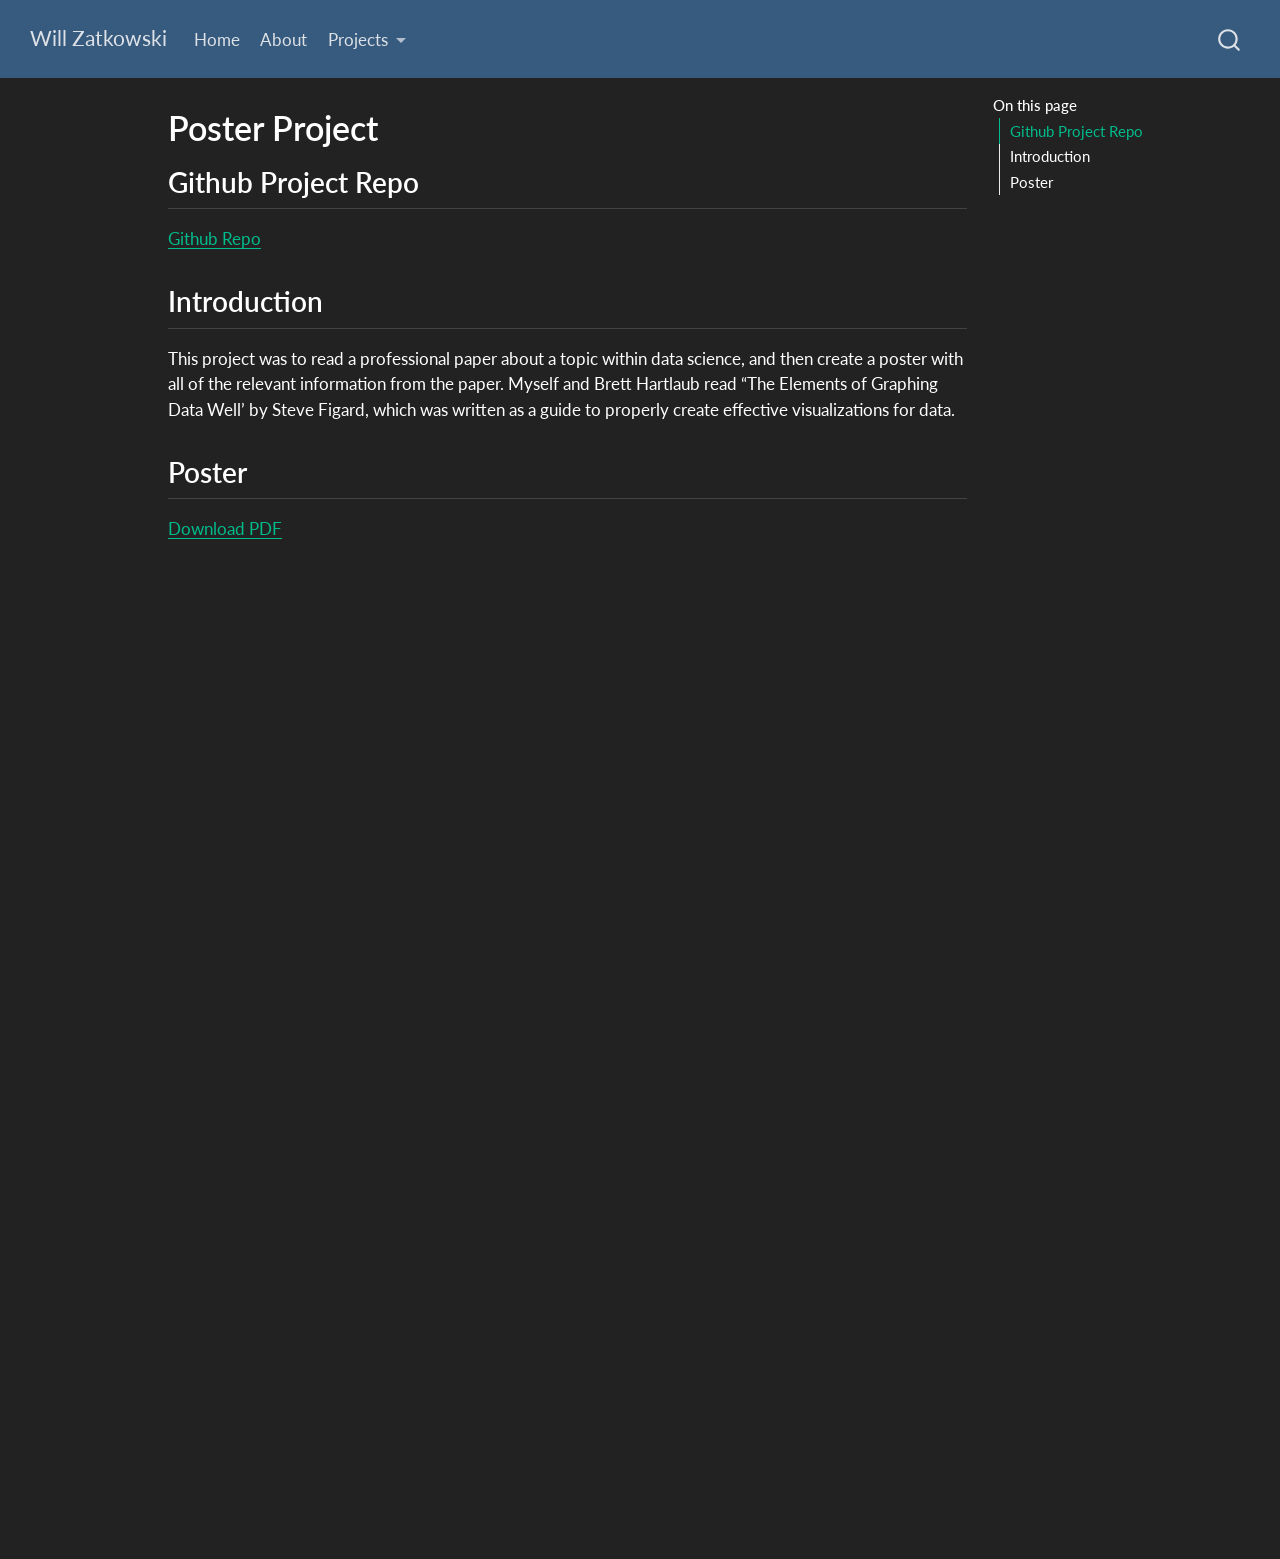
<file: docs/poster_project.html>
<!DOCTYPE html>
<html xmlns="http://www.w3.org/1999/xhtml" lang="en" xml:lang="en"><head>

<meta charset="utf-8">
<meta name="generator" content="quarto-1.8.27">

<meta name="viewport" content="width=device-width, initial-scale=1.0, user-scalable=yes">


<title>Poster Project – Will Zatkowski</title>
<style>
code{white-space: pre-wrap;}
span.smallcaps{font-variant: small-caps;}
div.columns{display: flex; gap: min(4vw, 1.5em);}
div.column{flex: auto; overflow-x: auto;}
div.hanging-indent{margin-left: 1.5em; text-indent: -1.5em;}
ul.task-list{list-style: none;}
ul.task-list li input[type="checkbox"] {
  width: 0.8em;
  margin: 0 0.8em 0.2em -1em; /* quarto-specific, see https://github.com/quarto-dev/quarto-cli/issues/4556 */ 
  vertical-align: middle;
}
</style>


<script src="site_libs/quarto-nav/quarto-nav.js"></script>
<script src="site_libs/quarto-nav/headroom.min.js"></script>
<script src="site_libs/clipboard/clipboard.min.js"></script>
<script src="site_libs/quarto-search/autocomplete.umd.js"></script>
<script src="site_libs/quarto-search/fuse.min.js"></script>
<script src="site_libs/quarto-search/quarto-search.js"></script>
<meta name="quarto:offset" content="./">
<script src="site_libs/quarto-html/quarto.js" type="module"></script>
<script src="site_libs/quarto-html/tabsets/tabsets.js" type="module"></script>
<script src="site_libs/quarto-html/axe/axe-check.js" type="module"></script>
<script src="site_libs/quarto-html/popper.min.js"></script>
<script src="site_libs/quarto-html/tippy.umd.min.js"></script>
<script src="site_libs/quarto-html/anchor.min.js"></script>
<link href="site_libs/quarto-html/tippy.css" rel="stylesheet">
<link href="site_libs/quarto-html/quarto-syntax-highlighting-dark-4d9afe2b8d18ee9fa5d0d57b5ed4214d.css" rel="stylesheet" id="quarto-text-highlighting-styles">
<script src="site_libs/bootstrap/bootstrap.min.js"></script>
<link href="site_libs/bootstrap/bootstrap-icons.css" rel="stylesheet">
<link href="site_libs/bootstrap/bootstrap-eabbb2bc761cdb3ae61a27d0045cb060.min.css" rel="stylesheet" append-hash="true" id="quarto-bootstrap" data-mode="dark">
<script id="quarto-search-options" type="application/json">{
  "location": "navbar",
  "copy-button": false,
  "collapse-after": 3,
  "panel-placement": "end",
  "type": "overlay",
  "limit": 50,
  "keyboard-shortcut": [
    "f",
    "/",
    "s"
  ],
  "show-item-context": false,
  "language": {
    "search-no-results-text": "No results",
    "search-matching-documents-text": "matching documents",
    "search-copy-link-title": "Copy link to search",
    "search-hide-matches-text": "Hide additional matches",
    "search-more-match-text": "more match in this document",
    "search-more-matches-text": "more matches in this document",
    "search-clear-button-title": "Clear",
    "search-text-placeholder": "",
    "search-detached-cancel-button-title": "Cancel",
    "search-submit-button-title": "Submit",
    "search-label": "Search"
  }
}</script>


<link rel="stylesheet" href="styles.css">
</head>

<body class="nav-fixed quarto-light">

<div id="quarto-search-results"></div>
  <header id="quarto-header" class="headroom fixed-top">
    <nav class="navbar navbar-expand-lg " data-bs-theme="dark">
      <div class="navbar-container container-fluid">
      <div class="navbar-brand-container mx-auto">
    <a class="navbar-brand" href="./index.html">
    <span class="navbar-title">Will Zatkowski</span>
    </a>
  </div>
            <div id="quarto-search" class="" title="Search"></div>
          <button class="navbar-toggler" type="button" data-bs-toggle="collapse" data-bs-target="#navbarCollapse" aria-controls="navbarCollapse" role="menu" aria-expanded="false" aria-label="Toggle navigation" onclick="if (window.quartoToggleHeadroom) { window.quartoToggleHeadroom(); }">
  <span class="navbar-toggler-icon"></span>
</button>
          <div class="collapse navbar-collapse" id="navbarCollapse">
            <ul class="navbar-nav navbar-nav-scroll me-auto">
  <li class="nav-item">
    <a class="nav-link" href="./index.html"> 
<span class="menu-text">Home</span></a>
  </li>  
  <li class="nav-item">
    <a class="nav-link" href="./about.html"> 
<span class="menu-text">About</span></a>
  </li>  
  <li class="nav-item dropdown ">
    <a class="nav-link dropdown-toggle" href="#" id="nav-menu-projects" role="link" data-bs-toggle="dropdown" aria-expanded="false">
 <span class="menu-text">Projects</span>
    </a>
    <ul class="dropdown-menu" aria-labelledby="nav-menu-projects">    
        <li>
    <a class="dropdown-item" href="./sql_project.html">
 <span class="dropdown-text">SQL Project</span></a>
  </li>  
        <li>
    <a class="dropdown-item" href="./text_analysis_project.html">
 <span class="dropdown-text">Text-Analysis Project</span></a>
  </li>  
        <li>
    <a class="dropdown-item" href="./r_package.html">
 <span class="dropdown-text">R Package</span></a>
  </li>  
        <li>
    <a class="dropdown-item" href="./poster_project.html">
 <span class="dropdown-text">Poster Project</span></a>
  </li>  
        <li>
    <a class="dropdown-item" href="./shinyapp_project.html">
 <span class="dropdown-text">Shiny App Project</span></a>
  </li>  
    </ul>
  </li>
</ul>
          </div> <!-- /navcollapse -->
            <div class="quarto-navbar-tools">
</div>
      </div> <!-- /container-fluid -->
    </nav>
</header>
<!-- content -->
<div id="quarto-content" class="quarto-container page-columns page-rows-contents page-layout-article page-navbar">
<!-- sidebar -->
<!-- margin-sidebar -->
    <div id="quarto-margin-sidebar" class="sidebar margin-sidebar">
        <nav id="TOC" role="doc-toc" class="toc-active">
    <h2 id="toc-title">On this page</h2>
   
  <ul>
  <li><a href="#github-project-repo" id="toc-github-project-repo" class="nav-link active" data-scroll-target="#github-project-repo">Github Project Repo</a></li>
  <li><a href="#introduction" id="toc-introduction" class="nav-link" data-scroll-target="#introduction">Introduction</a></li>
  <li><a href="#poster" id="toc-poster" class="nav-link" data-scroll-target="#poster">Poster</a></li>
  </ul>
</nav>
    </div>
<!-- main -->
<main class="content" id="quarto-document-content">

<header id="title-block-header" class="quarto-title-block default">
<div class="quarto-title">
<h1 class="title">Poster Project</h1>
</div>



<div class="quarto-title-meta">

    
  
    
  </div>
  


</header>


<section id="github-project-repo" class="level2">
<h2 class="anchored" data-anchor-id="github-project-repo">Github Project Repo</h2>
<p><a href="https://github.com/willzatkowski/Project_5_PaperPoster_Team_10/tree/main">Github Repo</a></p>
</section>
<section id="introduction" class="level2">
<h2 class="anchored" data-anchor-id="introduction">Introduction</h2>
<p>This project was to read a professional paper about a topic within data science, and then create a poster with all of the relevant information from the paper. Myself and Brett Hartlaub read “The Elements of Graphing Data Well’ by Steve Figard, which was written as a guide to properly create effective visualizations for data.</p>
</section>
<section id="poster" class="level2">
<h2 class="anchored" data-anchor-id="poster">Poster</h2>
<p><a href="poster_project_ADC405.pdf">Download PDF</a></p>
<iframe src="poster_project_ADC405.pdf" width="100%" height="900px">
</iframe>


</section>

</main> <!-- /main -->
<script id="quarto-html-after-body" type="application/javascript">
  window.document.addEventListener("DOMContentLoaded", function (event) {
    const icon = "";
    const anchorJS = new window.AnchorJS();
    anchorJS.options = {
      placement: 'right',
      icon: icon
    };
    anchorJS.add('.anchored');
    const isCodeAnnotation = (el) => {
      for (const clz of el.classList) {
        if (clz.startsWith('code-annotation-')) {                     
          return true;
        }
      }
      return false;
    }
    const onCopySuccess = function(e) {
      // button target
      const button = e.trigger;
      // don't keep focus
      button.blur();
      // flash "checked"
      button.classList.add('code-copy-button-checked');
      var currentTitle = button.getAttribute("title");
      button.setAttribute("title", "Copied!");
      let tooltip;
      if (window.bootstrap) {
        button.setAttribute("data-bs-toggle", "tooltip");
        button.setAttribute("data-bs-placement", "left");
        button.setAttribute("data-bs-title", "Copied!");
        tooltip = new bootstrap.Tooltip(button, 
          { trigger: "manual", 
            customClass: "code-copy-button-tooltip",
            offset: [0, -8]});
        tooltip.show();    
      }
      setTimeout(function() {
        if (tooltip) {
          tooltip.hide();
          button.removeAttribute("data-bs-title");
          button.removeAttribute("data-bs-toggle");
          button.removeAttribute("data-bs-placement");
        }
        button.setAttribute("title", currentTitle);
        button.classList.remove('code-copy-button-checked');
      }, 1000);
      // clear code selection
      e.clearSelection();
    }
    const getTextToCopy = function(trigger) {
      const outerScaffold = trigger.parentElement.cloneNode(true);
      const codeEl = outerScaffold.querySelector('code');
      for (const childEl of codeEl.children) {
        if (isCodeAnnotation(childEl)) {
          childEl.remove();
        }
      }
      return codeEl.innerText;
    }
    const clipboard = new window.ClipboardJS('.code-copy-button:not([data-in-quarto-modal])', {
      text: getTextToCopy
    });
    clipboard.on('success', onCopySuccess);
    if (window.document.getElementById('quarto-embedded-source-code-modal')) {
      const clipboardModal = new window.ClipboardJS('.code-copy-button[data-in-quarto-modal]', {
        text: getTextToCopy,
        container: window.document.getElementById('quarto-embedded-source-code-modal')
      });
      clipboardModal.on('success', onCopySuccess);
    }
      var localhostRegex = new RegExp(/^(?:http|https):\/\/localhost\:?[0-9]*\//);
      var mailtoRegex = new RegExp(/^mailto:/);
        var filterRegex = new RegExp('/' + window.location.host + '/');
      var isInternal = (href) => {
          return filterRegex.test(href) || localhostRegex.test(href) || mailtoRegex.test(href);
      }
      // Inspect non-navigation links and adorn them if external
     var links = window.document.querySelectorAll('a[href]:not(.nav-link):not(.navbar-brand):not(.toc-action):not(.sidebar-link):not(.sidebar-item-toggle):not(.pagination-link):not(.no-external):not([aria-hidden]):not(.dropdown-item):not(.quarto-navigation-tool):not(.about-link)');
      for (var i=0; i<links.length; i++) {
        const link = links[i];
        if (!isInternal(link.href)) {
          // undo the damage that might have been done by quarto-nav.js in the case of
          // links that we want to consider external
          if (link.dataset.originalHref !== undefined) {
            link.href = link.dataset.originalHref;
          }
        }
      }
    function tippyHover(el, contentFn, onTriggerFn, onUntriggerFn) {
      const config = {
        allowHTML: true,
        maxWidth: 500,
        delay: 100,
        arrow: false,
        appendTo: function(el) {
            return el.parentElement;
        },
        interactive: true,
        interactiveBorder: 10,
        theme: 'quarto',
        placement: 'bottom-start',
      };
      if (contentFn) {
        config.content = contentFn;
      }
      if (onTriggerFn) {
        config.onTrigger = onTriggerFn;
      }
      if (onUntriggerFn) {
        config.onUntrigger = onUntriggerFn;
      }
      window.tippy(el, config); 
    }
    const noterefs = window.document.querySelectorAll('a[role="doc-noteref"]');
    for (var i=0; i<noterefs.length; i++) {
      const ref = noterefs[i];
      tippyHover(ref, function() {
        // use id or data attribute instead here
        let href = ref.getAttribute('data-footnote-href') || ref.getAttribute('href');
        try { href = new URL(href).hash; } catch {}
        const id = href.replace(/^#\/?/, "");
        const note = window.document.getElementById(id);
        if (note) {
          return note.innerHTML;
        } else {
          return "";
        }
      });
    }
    const xrefs = window.document.querySelectorAll('a.quarto-xref');
    const processXRef = (id, note) => {
      // Strip column container classes
      const stripColumnClz = (el) => {
        el.classList.remove("page-full", "page-columns");
        if (el.children) {
          for (const child of el.children) {
            stripColumnClz(child);
          }
        }
      }
      stripColumnClz(note)
      if (id === null || id.startsWith('sec-')) {
        // Special case sections, only their first couple elements
        const container = document.createElement("div");
        if (note.children && note.children.length > 2) {
          container.appendChild(note.children[0].cloneNode(true));
          for (let i = 1; i < note.children.length; i++) {
            const child = note.children[i];
            if (child.tagName === "P" && child.innerText === "") {
              continue;
            } else {
              container.appendChild(child.cloneNode(true));
              break;
            }
          }
          if (window.Quarto?.typesetMath) {
            window.Quarto.typesetMath(container);
          }
          return container.innerHTML
        } else {
          if (window.Quarto?.typesetMath) {
            window.Quarto.typesetMath(note);
          }
          return note.innerHTML;
        }
      } else {
        // Remove any anchor links if they are present
        const anchorLink = note.querySelector('a.anchorjs-link');
        if (anchorLink) {
          anchorLink.remove();
        }
        if (window.Quarto?.typesetMath) {
          window.Quarto.typesetMath(note);
        }
        if (note.classList.contains("callout")) {
          return note.outerHTML;
        } else {
          return note.innerHTML;
        }
      }
    }
    for (var i=0; i<xrefs.length; i++) {
      const xref = xrefs[i];
      tippyHover(xref, undefined, function(instance) {
        instance.disable();
        let url = xref.getAttribute('href');
        let hash = undefined; 
        if (url.startsWith('#')) {
          hash = url;
        } else {
          try { hash = new URL(url).hash; } catch {}
        }
        if (hash) {
          const id = hash.replace(/^#\/?/, "");
          const note = window.document.getElementById(id);
          if (note !== null) {
            try {
              const html = processXRef(id, note.cloneNode(true));
              instance.setContent(html);
            } finally {
              instance.enable();
              instance.show();
            }
          } else {
            // See if we can fetch this
            fetch(url.split('#')[0])
            .then(res => res.text())
            .then(html => {
              const parser = new DOMParser();
              const htmlDoc = parser.parseFromString(html, "text/html");
              const note = htmlDoc.getElementById(id);
              if (note !== null) {
                const html = processXRef(id, note);
                instance.setContent(html);
              } 
            }).finally(() => {
              instance.enable();
              instance.show();
            });
          }
        } else {
          // See if we can fetch a full url (with no hash to target)
          // This is a special case and we should probably do some content thinning / targeting
          fetch(url)
          .then(res => res.text())
          .then(html => {
            const parser = new DOMParser();
            const htmlDoc = parser.parseFromString(html, "text/html");
            const note = htmlDoc.querySelector('main.content');
            if (note !== null) {
              // This should only happen for chapter cross references
              // (since there is no id in the URL)
              // remove the first header
              if (note.children.length > 0 && note.children[0].tagName === "HEADER") {
                note.children[0].remove();
              }
              const html = processXRef(null, note);
              instance.setContent(html);
            } 
          }).finally(() => {
            instance.enable();
            instance.show();
          });
        }
      }, function(instance) {
      });
    }
        let selectedAnnoteEl;
        const selectorForAnnotation = ( cell, annotation) => {
          let cellAttr = 'data-code-cell="' + cell + '"';
          let lineAttr = 'data-code-annotation="' +  annotation + '"';
          const selector = 'span[' + cellAttr + '][' + lineAttr + ']';
          return selector;
        }
        const selectCodeLines = (annoteEl) => {
          const doc = window.document;
          const targetCell = annoteEl.getAttribute("data-target-cell");
          const targetAnnotation = annoteEl.getAttribute("data-target-annotation");
          const annoteSpan = window.document.querySelector(selectorForAnnotation(targetCell, targetAnnotation));
          const lines = annoteSpan.getAttribute("data-code-lines").split(",");
          const lineIds = lines.map((line) => {
            return targetCell + "-" + line;
          })
          let top = null;
          let height = null;
          let parent = null;
          if (lineIds.length > 0) {
              //compute the position of the single el (top and bottom and make a div)
              const el = window.document.getElementById(lineIds[0]);
              top = el.offsetTop;
              height = el.offsetHeight;
              parent = el.parentElement.parentElement;
            if (lineIds.length > 1) {
              const lastEl = window.document.getElementById(lineIds[lineIds.length - 1]);
              const bottom = lastEl.offsetTop + lastEl.offsetHeight;
              height = bottom - top;
            }
            if (top !== null && height !== null && parent !== null) {
              // cook up a div (if necessary) and position it 
              let div = window.document.getElementById("code-annotation-line-highlight");
              if (div === null) {
                div = window.document.createElement("div");
                div.setAttribute("id", "code-annotation-line-highlight");
                div.style.position = 'absolute';
                parent.appendChild(div);
              }
              div.style.top = top - 2 + "px";
              div.style.height = height + 4 + "px";
              div.style.left = 0;
              let gutterDiv = window.document.getElementById("code-annotation-line-highlight-gutter");
              if (gutterDiv === null) {
                gutterDiv = window.document.createElement("div");
                gutterDiv.setAttribute("id", "code-annotation-line-highlight-gutter");
                gutterDiv.style.position = 'absolute';
                const codeCell = window.document.getElementById(targetCell);
                const gutter = codeCell.querySelector('.code-annotation-gutter');
                gutter.appendChild(gutterDiv);
              }
              gutterDiv.style.top = top - 2 + "px";
              gutterDiv.style.height = height + 4 + "px";
            }
            selectedAnnoteEl = annoteEl;
          }
        };
        const unselectCodeLines = () => {
          const elementsIds = ["code-annotation-line-highlight", "code-annotation-line-highlight-gutter"];
          elementsIds.forEach((elId) => {
            const div = window.document.getElementById(elId);
            if (div) {
              div.remove();
            }
          });
          selectedAnnoteEl = undefined;
        };
          // Handle positioning of the toggle
      window.addEventListener(
        "resize",
        throttle(() => {
          elRect = undefined;
          if (selectedAnnoteEl) {
            selectCodeLines(selectedAnnoteEl);
          }
        }, 10)
      );
      function throttle(fn, ms) {
      let throttle = false;
      let timer;
        return (...args) => {
          if(!throttle) { // first call gets through
              fn.apply(this, args);
              throttle = true;
          } else { // all the others get throttled
              if(timer) clearTimeout(timer); // cancel #2
              timer = setTimeout(() => {
                fn.apply(this, args);
                timer = throttle = false;
              }, ms);
          }
        };
      }
        // Attach click handler to the DT
        const annoteDls = window.document.querySelectorAll('dt[data-target-cell]');
        for (const annoteDlNode of annoteDls) {
          annoteDlNode.addEventListener('click', (event) => {
            const clickedEl = event.target;
            if (clickedEl !== selectedAnnoteEl) {
              unselectCodeLines();
              const activeEl = window.document.querySelector('dt[data-target-cell].code-annotation-active');
              if (activeEl) {
                activeEl.classList.remove('code-annotation-active');
              }
              selectCodeLines(clickedEl);
              clickedEl.classList.add('code-annotation-active');
            } else {
              // Unselect the line
              unselectCodeLines();
              clickedEl.classList.remove('code-annotation-active');
            }
          });
        }
    const findCites = (el) => {
      const parentEl = el.parentElement;
      if (parentEl) {
        const cites = parentEl.dataset.cites;
        if (cites) {
          return {
            el,
            cites: cites.split(' ')
          };
        } else {
          return findCites(el.parentElement)
        }
      } else {
        return undefined;
      }
    };
    var bibliorefs = window.document.querySelectorAll('a[role="doc-biblioref"]');
    for (var i=0; i<bibliorefs.length; i++) {
      const ref = bibliorefs[i];
      const citeInfo = findCites(ref);
      if (citeInfo) {
        tippyHover(citeInfo.el, function() {
          var popup = window.document.createElement('div');
          citeInfo.cites.forEach(function(cite) {
            var citeDiv = window.document.createElement('div');
            citeDiv.classList.add('hanging-indent');
            citeDiv.classList.add('csl-entry');
            var biblioDiv = window.document.getElementById('ref-' + cite);
            if (biblioDiv) {
              citeDiv.innerHTML = biblioDiv.innerHTML;
            }
            popup.appendChild(citeDiv);
          });
          return popup.innerHTML;
        });
      }
    }
  });
  </script>
</div> <!-- /content -->




</body></html>
</file>
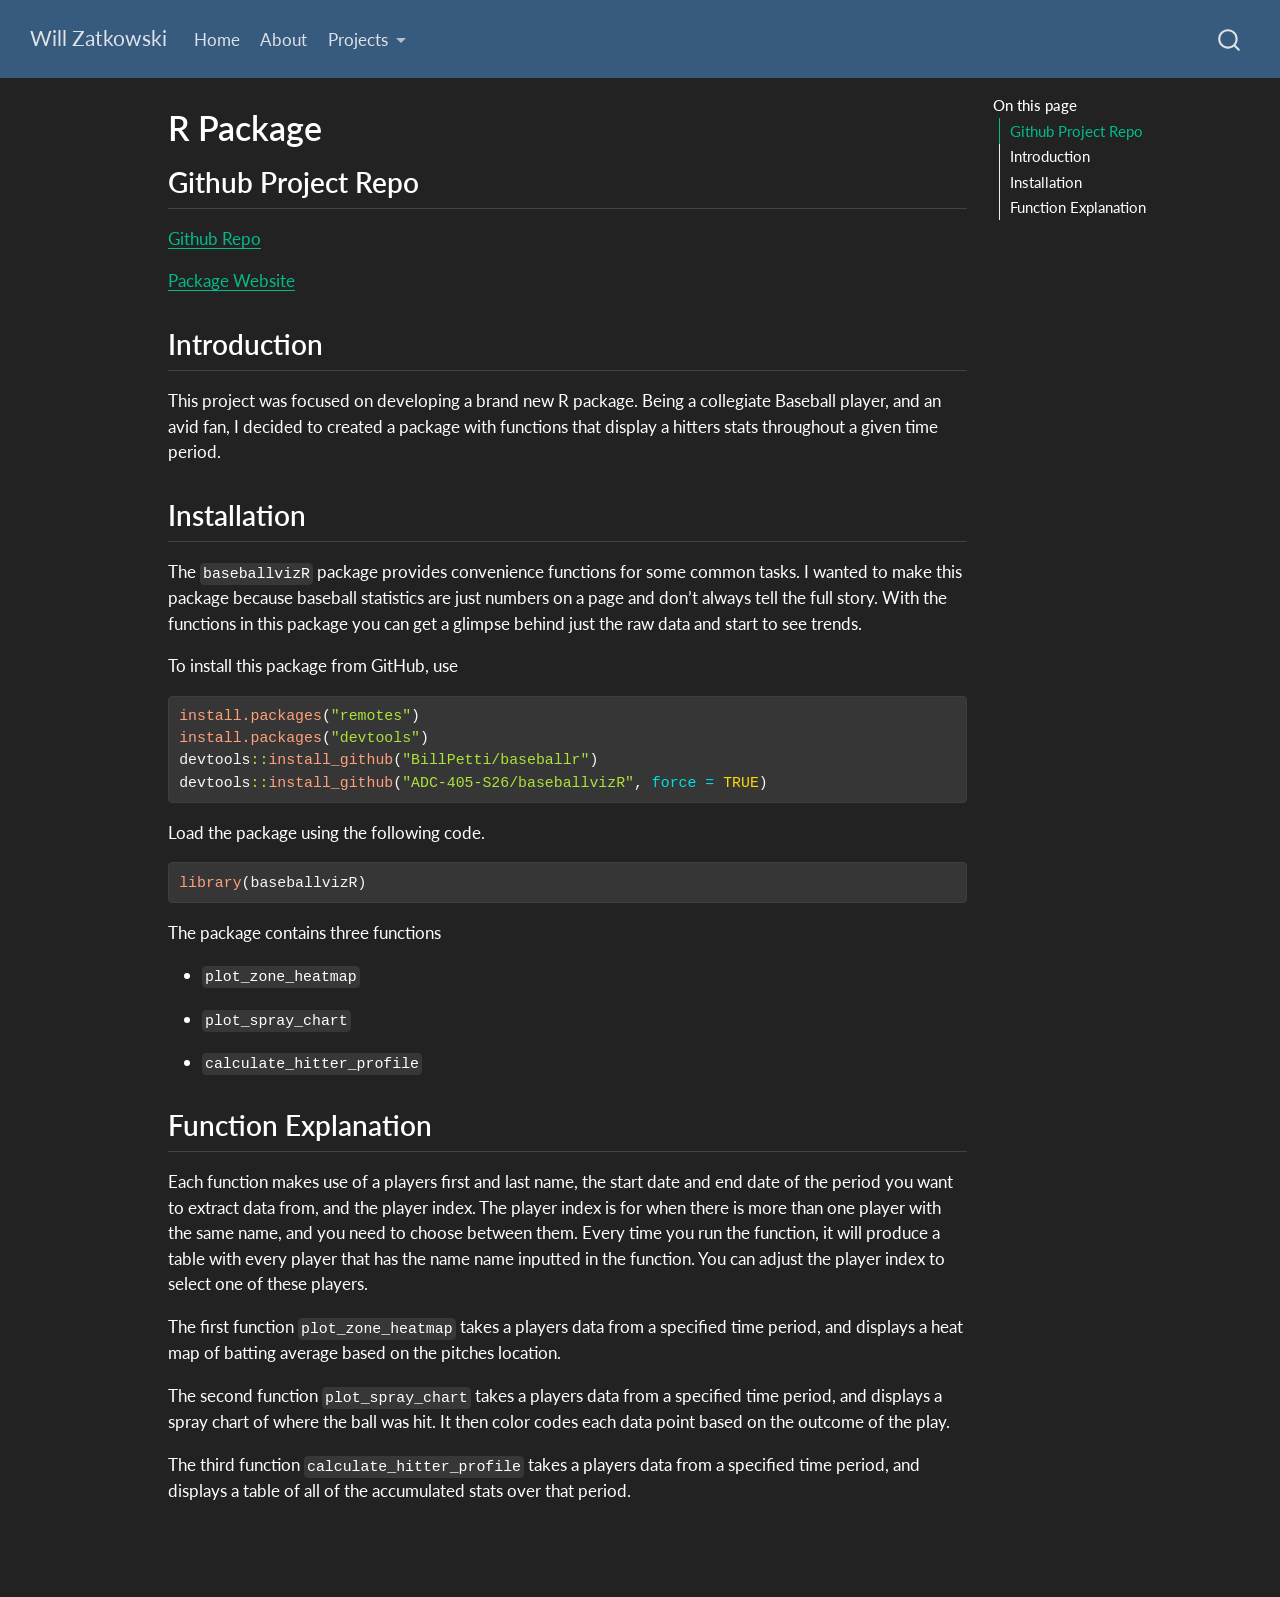
<file: docs/r_package.html>
<!DOCTYPE html>
<html xmlns="http://www.w3.org/1999/xhtml" lang="en" xml:lang="en"><head>

<meta charset="utf-8">
<meta name="generator" content="quarto-1.8.27">

<meta name="viewport" content="width=device-width, initial-scale=1.0, user-scalable=yes">


<title>R Package – Will Zatkowski</title>
<style>
code{white-space: pre-wrap;}
span.smallcaps{font-variant: small-caps;}
div.columns{display: flex; gap: min(4vw, 1.5em);}
div.column{flex: auto; overflow-x: auto;}
div.hanging-indent{margin-left: 1.5em; text-indent: -1.5em;}
ul.task-list{list-style: none;}
ul.task-list li input[type="checkbox"] {
  width: 0.8em;
  margin: 0 0.8em 0.2em -1em; /* quarto-specific, see https://github.com/quarto-dev/quarto-cli/issues/4556 */ 
  vertical-align: middle;
}
/* CSS for syntax highlighting */
html { -webkit-text-size-adjust: 100%; }
pre > code.sourceCode { white-space: pre; position: relative; }
pre > code.sourceCode > span { display: inline-block; line-height: 1.25; }
pre > code.sourceCode > span:empty { height: 1.2em; }
.sourceCode { overflow: visible; }
code.sourceCode > span { color: inherit; text-decoration: inherit; }
div.sourceCode { margin: 1em 0; }
pre.sourceCode { margin: 0; }
@media screen {
div.sourceCode { overflow: auto; }
}
@media print {
pre > code.sourceCode { white-space: pre-wrap; }
pre > code.sourceCode > span { text-indent: -5em; padding-left: 5em; }
}
pre.numberSource code
  { counter-reset: source-line 0; }
pre.numberSource code > span
  { position: relative; left: -4em; counter-increment: source-line; }
pre.numberSource code > span > a:first-child::before
  { content: counter(source-line);
    position: relative; left: -1em; text-align: right; vertical-align: baseline;
    border: none; display: inline-block;
    -webkit-touch-callout: none; -webkit-user-select: none;
    -khtml-user-select: none; -moz-user-select: none;
    -ms-user-select: none; user-select: none;
    padding: 0 4px; width: 4em;
  }
pre.numberSource { margin-left: 3em;  padding-left: 4px; }
div.sourceCode
  {   }
@media screen {
pre > code.sourceCode > span > a:first-child::before { text-decoration: underline; }
}
</style>


<script src="site_libs/quarto-nav/quarto-nav.js"></script>
<script src="site_libs/quarto-nav/headroom.min.js"></script>
<script src="site_libs/clipboard/clipboard.min.js"></script>
<script src="site_libs/quarto-search/autocomplete.umd.js"></script>
<script src="site_libs/quarto-search/fuse.min.js"></script>
<script src="site_libs/quarto-search/quarto-search.js"></script>
<meta name="quarto:offset" content="./">
<script src="site_libs/quarto-html/quarto.js" type="module"></script>
<script src="site_libs/quarto-html/tabsets/tabsets.js" type="module"></script>
<script src="site_libs/quarto-html/axe/axe-check.js" type="module"></script>
<script src="site_libs/quarto-html/popper.min.js"></script>
<script src="site_libs/quarto-html/tippy.umd.min.js"></script>
<script src="site_libs/quarto-html/anchor.min.js"></script>
<link href="site_libs/quarto-html/tippy.css" rel="stylesheet">
<link href="site_libs/quarto-html/quarto-syntax-highlighting-dark-4d9afe2b8d18ee9fa5d0d57b5ed4214d.css" rel="stylesheet" id="quarto-text-highlighting-styles">
<script src="site_libs/bootstrap/bootstrap.min.js"></script>
<link href="site_libs/bootstrap/bootstrap-icons.css" rel="stylesheet">
<link href="site_libs/bootstrap/bootstrap-eabbb2bc761cdb3ae61a27d0045cb060.min.css" rel="stylesheet" append-hash="true" id="quarto-bootstrap" data-mode="dark">
<script id="quarto-search-options" type="application/json">{
  "location": "navbar",
  "copy-button": false,
  "collapse-after": 3,
  "panel-placement": "end",
  "type": "overlay",
  "limit": 50,
  "keyboard-shortcut": [
    "f",
    "/",
    "s"
  ],
  "show-item-context": false,
  "language": {
    "search-no-results-text": "No results",
    "search-matching-documents-text": "matching documents",
    "search-copy-link-title": "Copy link to search",
    "search-hide-matches-text": "Hide additional matches",
    "search-more-match-text": "more match in this document",
    "search-more-matches-text": "more matches in this document",
    "search-clear-button-title": "Clear",
    "search-text-placeholder": "",
    "search-detached-cancel-button-title": "Cancel",
    "search-submit-button-title": "Submit",
    "search-label": "Search"
  }
}</script>


<link rel="stylesheet" href="styles.css">
</head>

<body class="nav-fixed quarto-light">

<div id="quarto-search-results"></div>
  <header id="quarto-header" class="headroom fixed-top">
    <nav class="navbar navbar-expand-lg " data-bs-theme="dark">
      <div class="navbar-container container-fluid">
      <div class="navbar-brand-container mx-auto">
    <a class="navbar-brand" href="./index.html">
    <span class="navbar-title">Will Zatkowski</span>
    </a>
  </div>
            <div id="quarto-search" class="" title="Search"></div>
          <button class="navbar-toggler" type="button" data-bs-toggle="collapse" data-bs-target="#navbarCollapse" aria-controls="navbarCollapse" role="menu" aria-expanded="false" aria-label="Toggle navigation" onclick="if (window.quartoToggleHeadroom) { window.quartoToggleHeadroom(); }">
  <span class="navbar-toggler-icon"></span>
</button>
          <div class="collapse navbar-collapse" id="navbarCollapse">
            <ul class="navbar-nav navbar-nav-scroll me-auto">
  <li class="nav-item">
    <a class="nav-link" href="./index.html"> 
<span class="menu-text">Home</span></a>
  </li>  
  <li class="nav-item">
    <a class="nav-link" href="./about.html"> 
<span class="menu-text">About</span></a>
  </li>  
  <li class="nav-item dropdown ">
    <a class="nav-link dropdown-toggle" href="#" id="nav-menu-projects" role="link" data-bs-toggle="dropdown" aria-expanded="false">
 <span class="menu-text">Projects</span>
    </a>
    <ul class="dropdown-menu" aria-labelledby="nav-menu-projects">    
        <li>
    <a class="dropdown-item" href="./sql_project.html">
 <span class="dropdown-text">SQL Project</span></a>
  </li>  
        <li>
    <a class="dropdown-item" href="./text_analysis_project.html">
 <span class="dropdown-text">Text-Analysis Project</span></a>
  </li>  
        <li>
    <a class="dropdown-item" href="./r_package.html">
 <span class="dropdown-text">R Package</span></a>
  </li>  
        <li>
    <a class="dropdown-item" href="./poster_project.html">
 <span class="dropdown-text">Poster Project</span></a>
  </li>  
        <li>
    <a class="dropdown-item" href="./shinyapp_project.html">
 <span class="dropdown-text">Shiny App Project</span></a>
  </li>  
    </ul>
  </li>
</ul>
          </div> <!-- /navcollapse -->
            <div class="quarto-navbar-tools">
</div>
      </div> <!-- /container-fluid -->
    </nav>
</header>
<!-- content -->
<div id="quarto-content" class="quarto-container page-columns page-rows-contents page-layout-article page-navbar">
<!-- sidebar -->
<!-- margin-sidebar -->
    <div id="quarto-margin-sidebar" class="sidebar margin-sidebar">
        <nav id="TOC" role="doc-toc" class="toc-active">
    <h2 id="toc-title">On this page</h2>
   
  <ul>
  <li><a href="#github-project-repo" id="toc-github-project-repo" class="nav-link active" data-scroll-target="#github-project-repo">Github Project Repo</a></li>
  <li><a href="#introduction" id="toc-introduction" class="nav-link" data-scroll-target="#introduction">Introduction</a></li>
  <li><a href="#installation" id="toc-installation" class="nav-link" data-scroll-target="#installation">Installation</a></li>
  <li><a href="#function-explanation" id="toc-function-explanation" class="nav-link" data-scroll-target="#function-explanation">Function Explanation</a></li>
  </ul>
</nav>
    </div>
<!-- main -->
<main class="content" id="quarto-document-content">

<header id="title-block-header" class="quarto-title-block default">
<div class="quarto-title">
<h1 class="title">R Package</h1>
</div>



<div class="quarto-title-meta">

    
  
    
  </div>
  


</header>


<section id="github-project-repo" class="level2">
<h2 class="anchored" data-anchor-id="github-project-repo">Github Project Repo</h2>
<p><a href="https://github.com/ADC-405-S26/baseballvizR">Github Repo</a></p>
<p><a href="https://adc-405-s26.github.io/baseballvizR/">Package Website</a></p>
</section>
<section id="introduction" class="level2">
<h2 class="anchored" data-anchor-id="introduction">Introduction</h2>
<p>This project was focused on developing a brand new R package. Being a collegiate Baseball player, and an avid fan, I decided to created a package with functions that display a hitters stats throughout a given time period.</p>
</section>
<section id="installation" class="level2">
<h2 class="anchored" data-anchor-id="installation">Installation</h2>
<p>The <code>baseballvizR</code> package provides convenience functions for some common tasks. I wanted to make this package because baseball statistics are just numbers on a page and don’t always tell the full story. With the functions in this package you can get a glimpse behind just the raw data and start to see trends.</p>
<p>To install this package from GitHub, use</p>
<div class="cell">
<div class="code-copy-outer-scaffold"><div class="sourceCode cell-code" id="cb1"><pre class="sourceCode r code-with-copy"><code class="sourceCode r"><span id="cb1-1"><a href="#cb1-1" aria-hidden="true" tabindex="-1"></a><span class="fu">install.packages</span>(<span class="st">"remotes"</span>)</span>
<span id="cb1-2"><a href="#cb1-2" aria-hidden="true" tabindex="-1"></a><span class="fu">install.packages</span>(<span class="st">"devtools"</span>)</span>
<span id="cb1-3"><a href="#cb1-3" aria-hidden="true" tabindex="-1"></a>devtools<span class="sc">::</span><span class="fu">install_github</span>(<span class="st">"BillPetti/baseballr"</span>)</span>
<span id="cb1-4"><a href="#cb1-4" aria-hidden="true" tabindex="-1"></a>devtools<span class="sc">::</span><span class="fu">install_github</span>(<span class="st">"ADC-405-S26/baseballvizR"</span>, <span class="at">force =</span> <span class="cn">TRUE</span>)</span></code></pre></div><button title="Copy to Clipboard" class="code-copy-button"><i class="bi"></i></button></div>
</div>
<p>Load the package using the following code.</p>
<div class="cell">
<div class="code-copy-outer-scaffold"><div class="sourceCode cell-code" id="cb2"><pre class="sourceCode r code-with-copy"><code class="sourceCode r"><span id="cb2-1"><a href="#cb2-1" aria-hidden="true" tabindex="-1"></a><span class="fu">library</span>(baseballvizR)</span></code></pre></div><button title="Copy to Clipboard" class="code-copy-button"><i class="bi"></i></button></div>
</div>
<p>The package contains three functions</p>
<ul>
<li><p><code>plot_zone_heatmap</code></p></li>
<li><p><code>plot_spray_chart</code></p></li>
<li><p><code>calculate_hitter_profile</code></p></li>
</ul>
</section>
<section id="function-explanation" class="level2">
<h2 class="anchored" data-anchor-id="function-explanation">Function Explanation</h2>
<p>Each function makes use of a players first and last name, the start date and end date of the period you want to extract data from, and the player index. The player index is for when there is more than one player with the same name, and you need to choose between them. Every time you run the function, it will produce a table with every player that has the name name inputted in the function. You can adjust the player index to select one of these players.</p>
<p>The first function <code>plot_zone_heatmap</code> takes a players data from a specified time period, and displays a heat map of batting average based on the pitches location.</p>
<p>The second function <code>plot_spray_chart</code> takes a players data from a specified time period, and displays a spray chart of where the ball was hit. It then color codes each data point based on the outcome of the play.</p>
<p>The third function <code>calculate_hitter_profile</code> takes a players data from a specified time period, and displays a table of all of the accumulated stats over that period.</p>


</section>

</main> <!-- /main -->
<script id="quarto-html-after-body" type="application/javascript">
  window.document.addEventListener("DOMContentLoaded", function (event) {
    const icon = "";
    const anchorJS = new window.AnchorJS();
    anchorJS.options = {
      placement: 'right',
      icon: icon
    };
    anchorJS.add('.anchored');
    const isCodeAnnotation = (el) => {
      for (const clz of el.classList) {
        if (clz.startsWith('code-annotation-')) {                     
          return true;
        }
      }
      return false;
    }
    const onCopySuccess = function(e) {
      // button target
      const button = e.trigger;
      // don't keep focus
      button.blur();
      // flash "checked"
      button.classList.add('code-copy-button-checked');
      var currentTitle = button.getAttribute("title");
      button.setAttribute("title", "Copied!");
      let tooltip;
      if (window.bootstrap) {
        button.setAttribute("data-bs-toggle", "tooltip");
        button.setAttribute("data-bs-placement", "left");
        button.setAttribute("data-bs-title", "Copied!");
        tooltip = new bootstrap.Tooltip(button, 
          { trigger: "manual", 
            customClass: "code-copy-button-tooltip",
            offset: [0, -8]});
        tooltip.show();    
      }
      setTimeout(function() {
        if (tooltip) {
          tooltip.hide();
          button.removeAttribute("data-bs-title");
          button.removeAttribute("data-bs-toggle");
          button.removeAttribute("data-bs-placement");
        }
        button.setAttribute("title", currentTitle);
        button.classList.remove('code-copy-button-checked');
      }, 1000);
      // clear code selection
      e.clearSelection();
    }
    const getTextToCopy = function(trigger) {
      const outerScaffold = trigger.parentElement.cloneNode(true);
      const codeEl = outerScaffold.querySelector('code');
      for (const childEl of codeEl.children) {
        if (isCodeAnnotation(childEl)) {
          childEl.remove();
        }
      }
      return codeEl.innerText;
    }
    const clipboard = new window.ClipboardJS('.code-copy-button:not([data-in-quarto-modal])', {
      text: getTextToCopy
    });
    clipboard.on('success', onCopySuccess);
    if (window.document.getElementById('quarto-embedded-source-code-modal')) {
      const clipboardModal = new window.ClipboardJS('.code-copy-button[data-in-quarto-modal]', {
        text: getTextToCopy,
        container: window.document.getElementById('quarto-embedded-source-code-modal')
      });
      clipboardModal.on('success', onCopySuccess);
    }
      var localhostRegex = new RegExp(/^(?:http|https):\/\/localhost\:?[0-9]*\//);
      var mailtoRegex = new RegExp(/^mailto:/);
        var filterRegex = new RegExp('/' + window.location.host + '/');
      var isInternal = (href) => {
          return filterRegex.test(href) || localhostRegex.test(href) || mailtoRegex.test(href);
      }
      // Inspect non-navigation links and adorn them if external
     var links = window.document.querySelectorAll('a[href]:not(.nav-link):not(.navbar-brand):not(.toc-action):not(.sidebar-link):not(.sidebar-item-toggle):not(.pagination-link):not(.no-external):not([aria-hidden]):not(.dropdown-item):not(.quarto-navigation-tool):not(.about-link)');
      for (var i=0; i<links.length; i++) {
        const link = links[i];
        if (!isInternal(link.href)) {
          // undo the damage that might have been done by quarto-nav.js in the case of
          // links that we want to consider external
          if (link.dataset.originalHref !== undefined) {
            link.href = link.dataset.originalHref;
          }
        }
      }
    function tippyHover(el, contentFn, onTriggerFn, onUntriggerFn) {
      const config = {
        allowHTML: true,
        maxWidth: 500,
        delay: 100,
        arrow: false,
        appendTo: function(el) {
            return el.parentElement;
        },
        interactive: true,
        interactiveBorder: 10,
        theme: 'quarto',
        placement: 'bottom-start',
      };
      if (contentFn) {
        config.content = contentFn;
      }
      if (onTriggerFn) {
        config.onTrigger = onTriggerFn;
      }
      if (onUntriggerFn) {
        config.onUntrigger = onUntriggerFn;
      }
      window.tippy(el, config); 
    }
    const noterefs = window.document.querySelectorAll('a[role="doc-noteref"]');
    for (var i=0; i<noterefs.length; i++) {
      const ref = noterefs[i];
      tippyHover(ref, function() {
        // use id or data attribute instead here
        let href = ref.getAttribute('data-footnote-href') || ref.getAttribute('href');
        try { href = new URL(href).hash; } catch {}
        const id = href.replace(/^#\/?/, "");
        const note = window.document.getElementById(id);
        if (note) {
          return note.innerHTML;
        } else {
          return "";
        }
      });
    }
    const xrefs = window.document.querySelectorAll('a.quarto-xref');
    const processXRef = (id, note) => {
      // Strip column container classes
      const stripColumnClz = (el) => {
        el.classList.remove("page-full", "page-columns");
        if (el.children) {
          for (const child of el.children) {
            stripColumnClz(child);
          }
        }
      }
      stripColumnClz(note)
      if (id === null || id.startsWith('sec-')) {
        // Special case sections, only their first couple elements
        const container = document.createElement("div");
        if (note.children && note.children.length > 2) {
          container.appendChild(note.children[0].cloneNode(true));
          for (let i = 1; i < note.children.length; i++) {
            const child = note.children[i];
            if (child.tagName === "P" && child.innerText === "") {
              continue;
            } else {
              container.appendChild(child.cloneNode(true));
              break;
            }
          }
          if (window.Quarto?.typesetMath) {
            window.Quarto.typesetMath(container);
          }
          return container.innerHTML
        } else {
          if (window.Quarto?.typesetMath) {
            window.Quarto.typesetMath(note);
          }
          return note.innerHTML;
        }
      } else {
        // Remove any anchor links if they are present
        const anchorLink = note.querySelector('a.anchorjs-link');
        if (anchorLink) {
          anchorLink.remove();
        }
        if (window.Quarto?.typesetMath) {
          window.Quarto.typesetMath(note);
        }
        if (note.classList.contains("callout")) {
          return note.outerHTML;
        } else {
          return note.innerHTML;
        }
      }
    }
    for (var i=0; i<xrefs.length; i++) {
      const xref = xrefs[i];
      tippyHover(xref, undefined, function(instance) {
        instance.disable();
        let url = xref.getAttribute('href');
        let hash = undefined; 
        if (url.startsWith('#')) {
          hash = url;
        } else {
          try { hash = new URL(url).hash; } catch {}
        }
        if (hash) {
          const id = hash.replace(/^#\/?/, "");
          const note = window.document.getElementById(id);
          if (note !== null) {
            try {
              const html = processXRef(id, note.cloneNode(true));
              instance.setContent(html);
            } finally {
              instance.enable();
              instance.show();
            }
          } else {
            // See if we can fetch this
            fetch(url.split('#')[0])
            .then(res => res.text())
            .then(html => {
              const parser = new DOMParser();
              const htmlDoc = parser.parseFromString(html, "text/html");
              const note = htmlDoc.getElementById(id);
              if (note !== null) {
                const html = processXRef(id, note);
                instance.setContent(html);
              } 
            }).finally(() => {
              instance.enable();
              instance.show();
            });
          }
        } else {
          // See if we can fetch a full url (with no hash to target)
          // This is a special case and we should probably do some content thinning / targeting
          fetch(url)
          .then(res => res.text())
          .then(html => {
            const parser = new DOMParser();
            const htmlDoc = parser.parseFromString(html, "text/html");
            const note = htmlDoc.querySelector('main.content');
            if (note !== null) {
              // This should only happen for chapter cross references
              // (since there is no id in the URL)
              // remove the first header
              if (note.children.length > 0 && note.children[0].tagName === "HEADER") {
                note.children[0].remove();
              }
              const html = processXRef(null, note);
              instance.setContent(html);
            } 
          }).finally(() => {
            instance.enable();
            instance.show();
          });
        }
      }, function(instance) {
      });
    }
        let selectedAnnoteEl;
        const selectorForAnnotation = ( cell, annotation) => {
          let cellAttr = 'data-code-cell="' + cell + '"';
          let lineAttr = 'data-code-annotation="' +  annotation + '"';
          const selector = 'span[' + cellAttr + '][' + lineAttr + ']';
          return selector;
        }
        const selectCodeLines = (annoteEl) => {
          const doc = window.document;
          const targetCell = annoteEl.getAttribute("data-target-cell");
          const targetAnnotation = annoteEl.getAttribute("data-target-annotation");
          const annoteSpan = window.document.querySelector(selectorForAnnotation(targetCell, targetAnnotation));
          const lines = annoteSpan.getAttribute("data-code-lines").split(",");
          const lineIds = lines.map((line) => {
            return targetCell + "-" + line;
          })
          let top = null;
          let height = null;
          let parent = null;
          if (lineIds.length > 0) {
              //compute the position of the single el (top and bottom and make a div)
              const el = window.document.getElementById(lineIds[0]);
              top = el.offsetTop;
              height = el.offsetHeight;
              parent = el.parentElement.parentElement;
            if (lineIds.length > 1) {
              const lastEl = window.document.getElementById(lineIds[lineIds.length - 1]);
              const bottom = lastEl.offsetTop + lastEl.offsetHeight;
              height = bottom - top;
            }
            if (top !== null && height !== null && parent !== null) {
              // cook up a div (if necessary) and position it 
              let div = window.document.getElementById("code-annotation-line-highlight");
              if (div === null) {
                div = window.document.createElement("div");
                div.setAttribute("id", "code-annotation-line-highlight");
                div.style.position = 'absolute';
                parent.appendChild(div);
              }
              div.style.top = top - 2 + "px";
              div.style.height = height + 4 + "px";
              div.style.left = 0;
              let gutterDiv = window.document.getElementById("code-annotation-line-highlight-gutter");
              if (gutterDiv === null) {
                gutterDiv = window.document.createElement("div");
                gutterDiv.setAttribute("id", "code-annotation-line-highlight-gutter");
                gutterDiv.style.position = 'absolute';
                const codeCell = window.document.getElementById(targetCell);
                const gutter = codeCell.querySelector('.code-annotation-gutter');
                gutter.appendChild(gutterDiv);
              }
              gutterDiv.style.top = top - 2 + "px";
              gutterDiv.style.height = height + 4 + "px";
            }
            selectedAnnoteEl = annoteEl;
          }
        };
        const unselectCodeLines = () => {
          const elementsIds = ["code-annotation-line-highlight", "code-annotation-line-highlight-gutter"];
          elementsIds.forEach((elId) => {
            const div = window.document.getElementById(elId);
            if (div) {
              div.remove();
            }
          });
          selectedAnnoteEl = undefined;
        };
          // Handle positioning of the toggle
      window.addEventListener(
        "resize",
        throttle(() => {
          elRect = undefined;
          if (selectedAnnoteEl) {
            selectCodeLines(selectedAnnoteEl);
          }
        }, 10)
      );
      function throttle(fn, ms) {
      let throttle = false;
      let timer;
        return (...args) => {
          if(!throttle) { // first call gets through
              fn.apply(this, args);
              throttle = true;
          } else { // all the others get throttled
              if(timer) clearTimeout(timer); // cancel #2
              timer = setTimeout(() => {
                fn.apply(this, args);
                timer = throttle = false;
              }, ms);
          }
        };
      }
        // Attach click handler to the DT
        const annoteDls = window.document.querySelectorAll('dt[data-target-cell]');
        for (const annoteDlNode of annoteDls) {
          annoteDlNode.addEventListener('click', (event) => {
            const clickedEl = event.target;
            if (clickedEl !== selectedAnnoteEl) {
              unselectCodeLines();
              const activeEl = window.document.querySelector('dt[data-target-cell].code-annotation-active');
              if (activeEl) {
                activeEl.classList.remove('code-annotation-active');
              }
              selectCodeLines(clickedEl);
              clickedEl.classList.add('code-annotation-active');
            } else {
              // Unselect the line
              unselectCodeLines();
              clickedEl.classList.remove('code-annotation-active');
            }
          });
        }
    const findCites = (el) => {
      const parentEl = el.parentElement;
      if (parentEl) {
        const cites = parentEl.dataset.cites;
        if (cites) {
          return {
            el,
            cites: cites.split(' ')
          };
        } else {
          return findCites(el.parentElement)
        }
      } else {
        return undefined;
      }
    };
    var bibliorefs = window.document.querySelectorAll('a[role="doc-biblioref"]');
    for (var i=0; i<bibliorefs.length; i++) {
      const ref = bibliorefs[i];
      const citeInfo = findCites(ref);
      if (citeInfo) {
        tippyHover(citeInfo.el, function() {
          var popup = window.document.createElement('div');
          citeInfo.cites.forEach(function(cite) {
            var citeDiv = window.document.createElement('div');
            citeDiv.classList.add('hanging-indent');
            citeDiv.classList.add('csl-entry');
            var biblioDiv = window.document.getElementById('ref-' + cite);
            if (biblioDiv) {
              citeDiv.innerHTML = biblioDiv.innerHTML;
            }
            popup.appendChild(citeDiv);
          });
          return popup.innerHTML;
        });
      }
    }
  });
  </script>
</div> <!-- /content -->




</body></html>
</file>
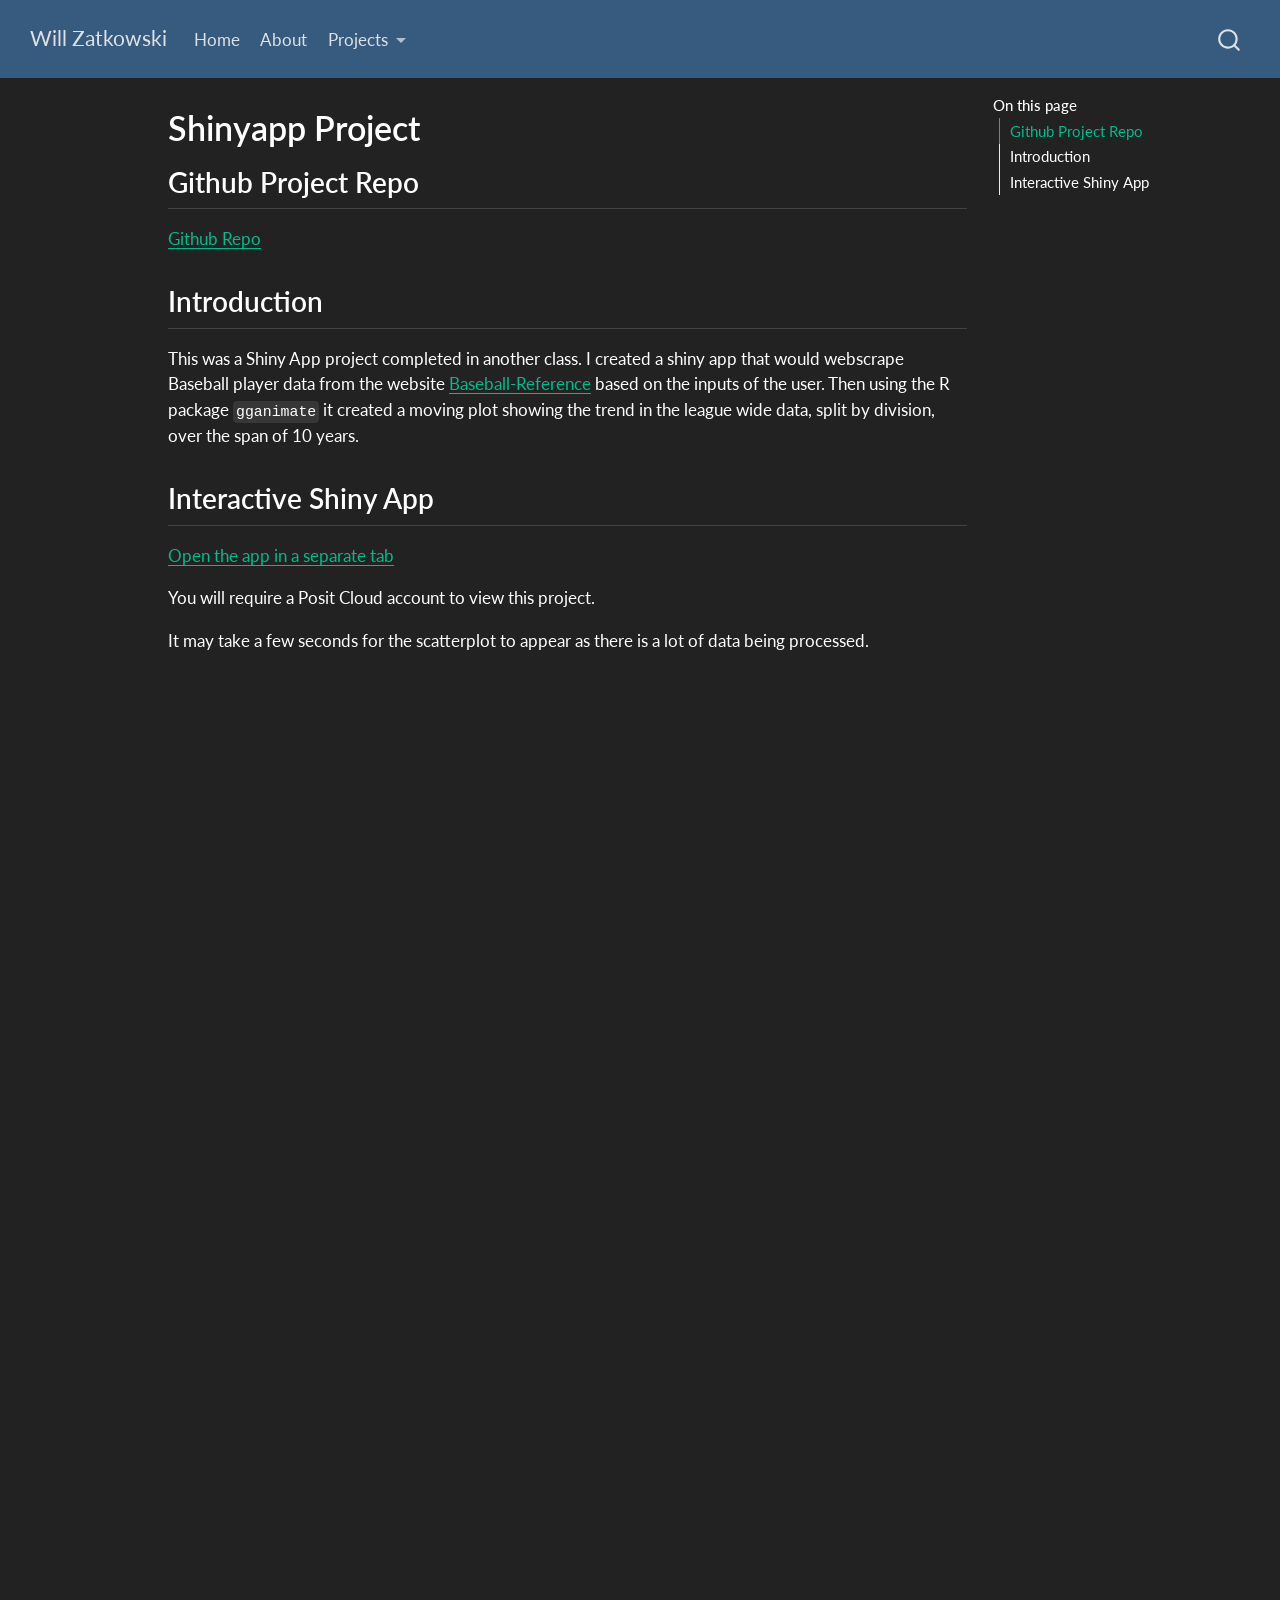
<file: docs/shinyapp_project.html>
<!DOCTYPE html>
<html xmlns="http://www.w3.org/1999/xhtml" lang="en" xml:lang="en"><head>

<meta charset="utf-8">
<meta name="generator" content="quarto-1.8.27">

<meta name="viewport" content="width=device-width, initial-scale=1.0, user-scalable=yes">


<title>Shinyapp Project – Will Zatkowski</title>
<style>
code{white-space: pre-wrap;}
span.smallcaps{font-variant: small-caps;}
div.columns{display: flex; gap: min(4vw, 1.5em);}
div.column{flex: auto; overflow-x: auto;}
div.hanging-indent{margin-left: 1.5em; text-indent: -1.5em;}
ul.task-list{list-style: none;}
ul.task-list li input[type="checkbox"] {
  width: 0.8em;
  margin: 0 0.8em 0.2em -1em; /* quarto-specific, see https://github.com/quarto-dev/quarto-cli/issues/4556 */ 
  vertical-align: middle;
}
</style>


<script src="site_libs/quarto-nav/quarto-nav.js"></script>
<script src="site_libs/quarto-nav/headroom.min.js"></script>
<script src="site_libs/clipboard/clipboard.min.js"></script>
<script src="site_libs/quarto-search/autocomplete.umd.js"></script>
<script src="site_libs/quarto-search/fuse.min.js"></script>
<script src="site_libs/quarto-search/quarto-search.js"></script>
<meta name="quarto:offset" content="./">
<script src="site_libs/quarto-html/quarto.js" type="module"></script>
<script src="site_libs/quarto-html/tabsets/tabsets.js" type="module"></script>
<script src="site_libs/quarto-html/axe/axe-check.js" type="module"></script>
<script src="site_libs/quarto-html/popper.min.js"></script>
<script src="site_libs/quarto-html/tippy.umd.min.js"></script>
<script src="site_libs/quarto-html/anchor.min.js"></script>
<link href="site_libs/quarto-html/tippy.css" rel="stylesheet">
<link href="site_libs/quarto-html/quarto-syntax-highlighting-dark-4d9afe2b8d18ee9fa5d0d57b5ed4214d.css" rel="stylesheet" id="quarto-text-highlighting-styles">
<script src="site_libs/bootstrap/bootstrap.min.js"></script>
<link href="site_libs/bootstrap/bootstrap-icons.css" rel="stylesheet">
<link href="site_libs/bootstrap/bootstrap-eabbb2bc761cdb3ae61a27d0045cb060.min.css" rel="stylesheet" append-hash="true" id="quarto-bootstrap" data-mode="dark">
<script id="quarto-search-options" type="application/json">{
  "location": "navbar",
  "copy-button": false,
  "collapse-after": 3,
  "panel-placement": "end",
  "type": "overlay",
  "limit": 50,
  "keyboard-shortcut": [
    "f",
    "/",
    "s"
  ],
  "show-item-context": false,
  "language": {
    "search-no-results-text": "No results",
    "search-matching-documents-text": "matching documents",
    "search-copy-link-title": "Copy link to search",
    "search-hide-matches-text": "Hide additional matches",
    "search-more-match-text": "more match in this document",
    "search-more-matches-text": "more matches in this document",
    "search-clear-button-title": "Clear",
    "search-text-placeholder": "",
    "search-detached-cancel-button-title": "Cancel",
    "search-submit-button-title": "Submit",
    "search-label": "Search"
  }
}</script>


<link rel="stylesheet" href="styles.css">
</head>

<body class="nav-fixed quarto-light">

<div id="quarto-search-results"></div>
  <header id="quarto-header" class="headroom fixed-top">
    <nav class="navbar navbar-expand-lg " data-bs-theme="dark">
      <div class="navbar-container container-fluid">
      <div class="navbar-brand-container mx-auto">
    <a class="navbar-brand" href="./index.html">
    <span class="navbar-title">Will Zatkowski</span>
    </a>
  </div>
            <div id="quarto-search" class="" title="Search"></div>
          <button class="navbar-toggler" type="button" data-bs-toggle="collapse" data-bs-target="#navbarCollapse" aria-controls="navbarCollapse" role="menu" aria-expanded="false" aria-label="Toggle navigation" onclick="if (window.quartoToggleHeadroom) { window.quartoToggleHeadroom(); }">
  <span class="navbar-toggler-icon"></span>
</button>
          <div class="collapse navbar-collapse" id="navbarCollapse">
            <ul class="navbar-nav navbar-nav-scroll me-auto">
  <li class="nav-item">
    <a class="nav-link" href="./index.html"> 
<span class="menu-text">Home</span></a>
  </li>  
  <li class="nav-item">
    <a class="nav-link" href="./about.html"> 
<span class="menu-text">About</span></a>
  </li>  
  <li class="nav-item dropdown ">
    <a class="nav-link dropdown-toggle" href="#" id="nav-menu-projects" role="link" data-bs-toggle="dropdown" aria-expanded="false">
 <span class="menu-text">Projects</span>
    </a>
    <ul class="dropdown-menu" aria-labelledby="nav-menu-projects">    
        <li>
    <a class="dropdown-item" href="./sql_project.html">
 <span class="dropdown-text">SQL Project</span></a>
  </li>  
        <li>
    <a class="dropdown-item" href="./text_analysis_project.html">
 <span class="dropdown-text">Text-Analysis Project</span></a>
  </li>  
        <li>
    <a class="dropdown-item" href="./r_package.html">
 <span class="dropdown-text">R Package</span></a>
  </li>  
        <li>
    <a class="dropdown-item" href="./poster_project.html">
 <span class="dropdown-text">Poster Project</span></a>
  </li>  
        <li>
    <a class="dropdown-item" href="./shinyapp_project.html">
 <span class="dropdown-text">Shiny App Project</span></a>
  </li>  
    </ul>
  </li>
</ul>
          </div> <!-- /navcollapse -->
            <div class="quarto-navbar-tools">
</div>
      </div> <!-- /container-fluid -->
    </nav>
</header>
<!-- content -->
<div id="quarto-content" class="quarto-container page-columns page-rows-contents page-layout-article page-navbar">
<!-- sidebar -->
<!-- margin-sidebar -->
    <div id="quarto-margin-sidebar" class="sidebar margin-sidebar">
        <nav id="TOC" role="doc-toc" class="toc-active">
    <h2 id="toc-title">On this page</h2>
   
  <ul>
  <li><a href="#github-project-repo" id="toc-github-project-repo" class="nav-link active" data-scroll-target="#github-project-repo">Github Project Repo</a></li>
  <li><a href="#introduction" id="toc-introduction" class="nav-link" data-scroll-target="#introduction">Introduction</a></li>
  <li><a href="#interactive-shiny-app" id="toc-interactive-shiny-app" class="nav-link" data-scroll-target="#interactive-shiny-app">Interactive Shiny App</a></li>
  </ul>
</nav>
    </div>
<!-- main -->
<main class="content" id="quarto-document-content">

<header id="title-block-header" class="quarto-title-block default">
<div class="quarto-title">
<h1 class="title">Shinyapp Project</h1>
</div>



<div class="quarto-title-meta">

    
  
    
  </div>
  


</header>


<section id="github-project-repo" class="level2">
<h2 class="anchored" data-anchor-id="github-project-repo">Github Project Repo</h2>
<p><a href="https://github.com/willzatkowski/DSP_205_willzatkowski_Project_3/tree/main">Github Repo</a></p>
</section>
<section id="introduction" class="level2">
<h2 class="anchored" data-anchor-id="introduction">Introduction</h2>
<p>This was a Shiny App project completed in another class. I created a shiny app that would webscrape Baseball player data from the website <a href="https://www.baseball-reference.com/">Baseball-Reference</a> based on the inputs of the user. Then using the R package <code>gganimate</code> it created a moving plot showing the trend in the league wide data, split by division, over the span of 10 years.</p>
</section>
<section id="interactive-shiny-app" class="level2">
<h2 class="anchored" data-anchor-id="interactive-shiny-app">Interactive Shiny App</h2>
<p><a href="https://019e8eea-002f-eb91-0f49-0354590bcc81.share.connect.posit.cloud">Open the app in a separate tab</a></p>
<p>You will require a Posit Cloud account to view this project.</p>
<p>It may take a few seconds for the scatterplot to appear as there is a lot of data being processed.</p>
<iframe src="https://019e8eea-002f-eb91-0f49-0354590bcc81.share.connect.posit.cloud" width="100%" height="900" style="border:none;">
</iframe>


</section>

</main> <!-- /main -->
<script id="quarto-html-after-body" type="application/javascript">
  window.document.addEventListener("DOMContentLoaded", function (event) {
    const icon = "";
    const anchorJS = new window.AnchorJS();
    anchorJS.options = {
      placement: 'right',
      icon: icon
    };
    anchorJS.add('.anchored');
    const isCodeAnnotation = (el) => {
      for (const clz of el.classList) {
        if (clz.startsWith('code-annotation-')) {                     
          return true;
        }
      }
      return false;
    }
    const onCopySuccess = function(e) {
      // button target
      const button = e.trigger;
      // don't keep focus
      button.blur();
      // flash "checked"
      button.classList.add('code-copy-button-checked');
      var currentTitle = button.getAttribute("title");
      button.setAttribute("title", "Copied!");
      let tooltip;
      if (window.bootstrap) {
        button.setAttribute("data-bs-toggle", "tooltip");
        button.setAttribute("data-bs-placement", "left");
        button.setAttribute("data-bs-title", "Copied!");
        tooltip = new bootstrap.Tooltip(button, 
          { trigger: "manual", 
            customClass: "code-copy-button-tooltip",
            offset: [0, -8]});
        tooltip.show();    
      }
      setTimeout(function() {
        if (tooltip) {
          tooltip.hide();
          button.removeAttribute("data-bs-title");
          button.removeAttribute("data-bs-toggle");
          button.removeAttribute("data-bs-placement");
        }
        button.setAttribute("title", currentTitle);
        button.classList.remove('code-copy-button-checked');
      }, 1000);
      // clear code selection
      e.clearSelection();
    }
    const getTextToCopy = function(trigger) {
      const outerScaffold = trigger.parentElement.cloneNode(true);
      const codeEl = outerScaffold.querySelector('code');
      for (const childEl of codeEl.children) {
        if (isCodeAnnotation(childEl)) {
          childEl.remove();
        }
      }
      return codeEl.innerText;
    }
    const clipboard = new window.ClipboardJS('.code-copy-button:not([data-in-quarto-modal])', {
      text: getTextToCopy
    });
    clipboard.on('success', onCopySuccess);
    if (window.document.getElementById('quarto-embedded-source-code-modal')) {
      const clipboardModal = new window.ClipboardJS('.code-copy-button[data-in-quarto-modal]', {
        text: getTextToCopy,
        container: window.document.getElementById('quarto-embedded-source-code-modal')
      });
      clipboardModal.on('success', onCopySuccess);
    }
      var localhostRegex = new RegExp(/^(?:http|https):\/\/localhost\:?[0-9]*\//);
      var mailtoRegex = new RegExp(/^mailto:/);
        var filterRegex = new RegExp('/' + window.location.host + '/');
      var isInternal = (href) => {
          return filterRegex.test(href) || localhostRegex.test(href) || mailtoRegex.test(href);
      }
      // Inspect non-navigation links and adorn them if external
     var links = window.document.querySelectorAll('a[href]:not(.nav-link):not(.navbar-brand):not(.toc-action):not(.sidebar-link):not(.sidebar-item-toggle):not(.pagination-link):not(.no-external):not([aria-hidden]):not(.dropdown-item):not(.quarto-navigation-tool):not(.about-link)');
      for (var i=0; i<links.length; i++) {
        const link = links[i];
        if (!isInternal(link.href)) {
          // undo the damage that might have been done by quarto-nav.js in the case of
          // links that we want to consider external
          if (link.dataset.originalHref !== undefined) {
            link.href = link.dataset.originalHref;
          }
        }
      }
    function tippyHover(el, contentFn, onTriggerFn, onUntriggerFn) {
      const config = {
        allowHTML: true,
        maxWidth: 500,
        delay: 100,
        arrow: false,
        appendTo: function(el) {
            return el.parentElement;
        },
        interactive: true,
        interactiveBorder: 10,
        theme: 'quarto',
        placement: 'bottom-start',
      };
      if (contentFn) {
        config.content = contentFn;
      }
      if (onTriggerFn) {
        config.onTrigger = onTriggerFn;
      }
      if (onUntriggerFn) {
        config.onUntrigger = onUntriggerFn;
      }
      window.tippy(el, config); 
    }
    const noterefs = window.document.querySelectorAll('a[role="doc-noteref"]');
    for (var i=0; i<noterefs.length; i++) {
      const ref = noterefs[i];
      tippyHover(ref, function() {
        // use id or data attribute instead here
        let href = ref.getAttribute('data-footnote-href') || ref.getAttribute('href');
        try { href = new URL(href).hash; } catch {}
        const id = href.replace(/^#\/?/, "");
        const note = window.document.getElementById(id);
        if (note) {
          return note.innerHTML;
        } else {
          return "";
        }
      });
    }
    const xrefs = window.document.querySelectorAll('a.quarto-xref');
    const processXRef = (id, note) => {
      // Strip column container classes
      const stripColumnClz = (el) => {
        el.classList.remove("page-full", "page-columns");
        if (el.children) {
          for (const child of el.children) {
            stripColumnClz(child);
          }
        }
      }
      stripColumnClz(note)
      if (id === null || id.startsWith('sec-')) {
        // Special case sections, only their first couple elements
        const container = document.createElement("div");
        if (note.children && note.children.length > 2) {
          container.appendChild(note.children[0].cloneNode(true));
          for (let i = 1; i < note.children.length; i++) {
            const child = note.children[i];
            if (child.tagName === "P" && child.innerText === "") {
              continue;
            } else {
              container.appendChild(child.cloneNode(true));
              break;
            }
          }
          if (window.Quarto?.typesetMath) {
            window.Quarto.typesetMath(container);
          }
          return container.innerHTML
        } else {
          if (window.Quarto?.typesetMath) {
            window.Quarto.typesetMath(note);
          }
          return note.innerHTML;
        }
      } else {
        // Remove any anchor links if they are present
        const anchorLink = note.querySelector('a.anchorjs-link');
        if (anchorLink) {
          anchorLink.remove();
        }
        if (window.Quarto?.typesetMath) {
          window.Quarto.typesetMath(note);
        }
        if (note.classList.contains("callout")) {
          return note.outerHTML;
        } else {
          return note.innerHTML;
        }
      }
    }
    for (var i=0; i<xrefs.length; i++) {
      const xref = xrefs[i];
      tippyHover(xref, undefined, function(instance) {
        instance.disable();
        let url = xref.getAttribute('href');
        let hash = undefined; 
        if (url.startsWith('#')) {
          hash = url;
        } else {
          try { hash = new URL(url).hash; } catch {}
        }
        if (hash) {
          const id = hash.replace(/^#\/?/, "");
          const note = window.document.getElementById(id);
          if (note !== null) {
            try {
              const html = processXRef(id, note.cloneNode(true));
              instance.setContent(html);
            } finally {
              instance.enable();
              instance.show();
            }
          } else {
            // See if we can fetch this
            fetch(url.split('#')[0])
            .then(res => res.text())
            .then(html => {
              const parser = new DOMParser();
              const htmlDoc = parser.parseFromString(html, "text/html");
              const note = htmlDoc.getElementById(id);
              if (note !== null) {
                const html = processXRef(id, note);
                instance.setContent(html);
              } 
            }).finally(() => {
              instance.enable();
              instance.show();
            });
          }
        } else {
          // See if we can fetch a full url (with no hash to target)
          // This is a special case and we should probably do some content thinning / targeting
          fetch(url)
          .then(res => res.text())
          .then(html => {
            const parser = new DOMParser();
            const htmlDoc = parser.parseFromString(html, "text/html");
            const note = htmlDoc.querySelector('main.content');
            if (note !== null) {
              // This should only happen for chapter cross references
              // (since there is no id in the URL)
              // remove the first header
              if (note.children.length > 0 && note.children[0].tagName === "HEADER") {
                note.children[0].remove();
              }
              const html = processXRef(null, note);
              instance.setContent(html);
            } 
          }).finally(() => {
            instance.enable();
            instance.show();
          });
        }
      }, function(instance) {
      });
    }
        let selectedAnnoteEl;
        const selectorForAnnotation = ( cell, annotation) => {
          let cellAttr = 'data-code-cell="' + cell + '"';
          let lineAttr = 'data-code-annotation="' +  annotation + '"';
          const selector = 'span[' + cellAttr + '][' + lineAttr + ']';
          return selector;
        }
        const selectCodeLines = (annoteEl) => {
          const doc = window.document;
          const targetCell = annoteEl.getAttribute("data-target-cell");
          const targetAnnotation = annoteEl.getAttribute("data-target-annotation");
          const annoteSpan = window.document.querySelector(selectorForAnnotation(targetCell, targetAnnotation));
          const lines = annoteSpan.getAttribute("data-code-lines").split(",");
          const lineIds = lines.map((line) => {
            return targetCell + "-" + line;
          })
          let top = null;
          let height = null;
          let parent = null;
          if (lineIds.length > 0) {
              //compute the position of the single el (top and bottom and make a div)
              const el = window.document.getElementById(lineIds[0]);
              top = el.offsetTop;
              height = el.offsetHeight;
              parent = el.parentElement.parentElement;
            if (lineIds.length > 1) {
              const lastEl = window.document.getElementById(lineIds[lineIds.length - 1]);
              const bottom = lastEl.offsetTop + lastEl.offsetHeight;
              height = bottom - top;
            }
            if (top !== null && height !== null && parent !== null) {
              // cook up a div (if necessary) and position it 
              let div = window.document.getElementById("code-annotation-line-highlight");
              if (div === null) {
                div = window.document.createElement("div");
                div.setAttribute("id", "code-annotation-line-highlight");
                div.style.position = 'absolute';
                parent.appendChild(div);
              }
              div.style.top = top - 2 + "px";
              div.style.height = height + 4 + "px";
              div.style.left = 0;
              let gutterDiv = window.document.getElementById("code-annotation-line-highlight-gutter");
              if (gutterDiv === null) {
                gutterDiv = window.document.createElement("div");
                gutterDiv.setAttribute("id", "code-annotation-line-highlight-gutter");
                gutterDiv.style.position = 'absolute';
                const codeCell = window.document.getElementById(targetCell);
                const gutter = codeCell.querySelector('.code-annotation-gutter');
                gutter.appendChild(gutterDiv);
              }
              gutterDiv.style.top = top - 2 + "px";
              gutterDiv.style.height = height + 4 + "px";
            }
            selectedAnnoteEl = annoteEl;
          }
        };
        const unselectCodeLines = () => {
          const elementsIds = ["code-annotation-line-highlight", "code-annotation-line-highlight-gutter"];
          elementsIds.forEach((elId) => {
            const div = window.document.getElementById(elId);
            if (div) {
              div.remove();
            }
          });
          selectedAnnoteEl = undefined;
        };
          // Handle positioning of the toggle
      window.addEventListener(
        "resize",
        throttle(() => {
          elRect = undefined;
          if (selectedAnnoteEl) {
            selectCodeLines(selectedAnnoteEl);
          }
        }, 10)
      );
      function throttle(fn, ms) {
      let throttle = false;
      let timer;
        return (...args) => {
          if(!throttle) { // first call gets through
              fn.apply(this, args);
              throttle = true;
          } else { // all the others get throttled
              if(timer) clearTimeout(timer); // cancel #2
              timer = setTimeout(() => {
                fn.apply(this, args);
                timer = throttle = false;
              }, ms);
          }
        };
      }
        // Attach click handler to the DT
        const annoteDls = window.document.querySelectorAll('dt[data-target-cell]');
        for (const annoteDlNode of annoteDls) {
          annoteDlNode.addEventListener('click', (event) => {
            const clickedEl = event.target;
            if (clickedEl !== selectedAnnoteEl) {
              unselectCodeLines();
              const activeEl = window.document.querySelector('dt[data-target-cell].code-annotation-active');
              if (activeEl) {
                activeEl.classList.remove('code-annotation-active');
              }
              selectCodeLines(clickedEl);
              clickedEl.classList.add('code-annotation-active');
            } else {
              // Unselect the line
              unselectCodeLines();
              clickedEl.classList.remove('code-annotation-active');
            }
          });
        }
    const findCites = (el) => {
      const parentEl = el.parentElement;
      if (parentEl) {
        const cites = parentEl.dataset.cites;
        if (cites) {
          return {
            el,
            cites: cites.split(' ')
          };
        } else {
          return findCites(el.parentElement)
        }
      } else {
        return undefined;
      }
    };
    var bibliorefs = window.document.querySelectorAll('a[role="doc-biblioref"]');
    for (var i=0; i<bibliorefs.length; i++) {
      const ref = bibliorefs[i];
      const citeInfo = findCites(ref);
      if (citeInfo) {
        tippyHover(citeInfo.el, function() {
          var popup = window.document.createElement('div');
          citeInfo.cites.forEach(function(cite) {
            var citeDiv = window.document.createElement('div');
            citeDiv.classList.add('hanging-indent');
            citeDiv.classList.add('csl-entry');
            var biblioDiv = window.document.getElementById('ref-' + cite);
            if (biblioDiv) {
              citeDiv.innerHTML = biblioDiv.innerHTML;
            }
            popup.appendChild(citeDiv);
          });
          return popup.innerHTML;
        });
      }
    }
  });
  </script>
</div> <!-- /content -->




</body></html>
</file>
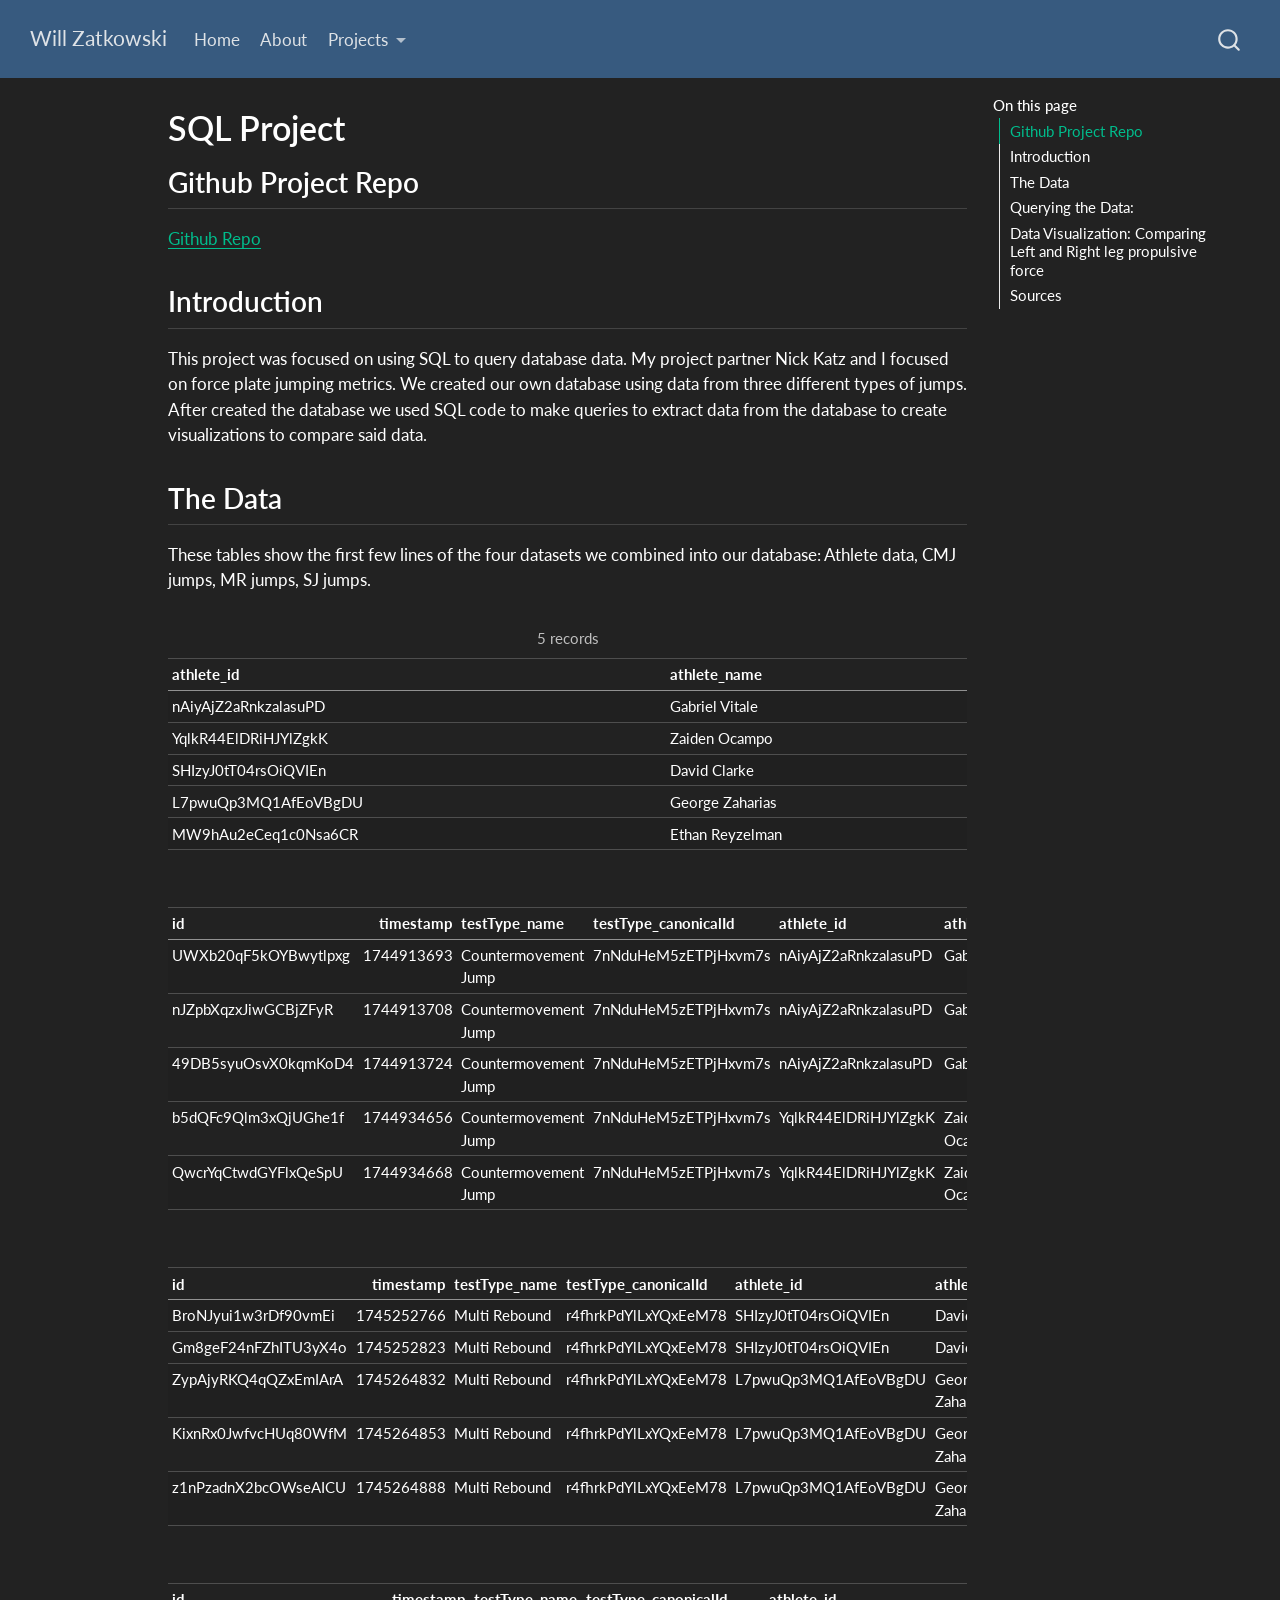
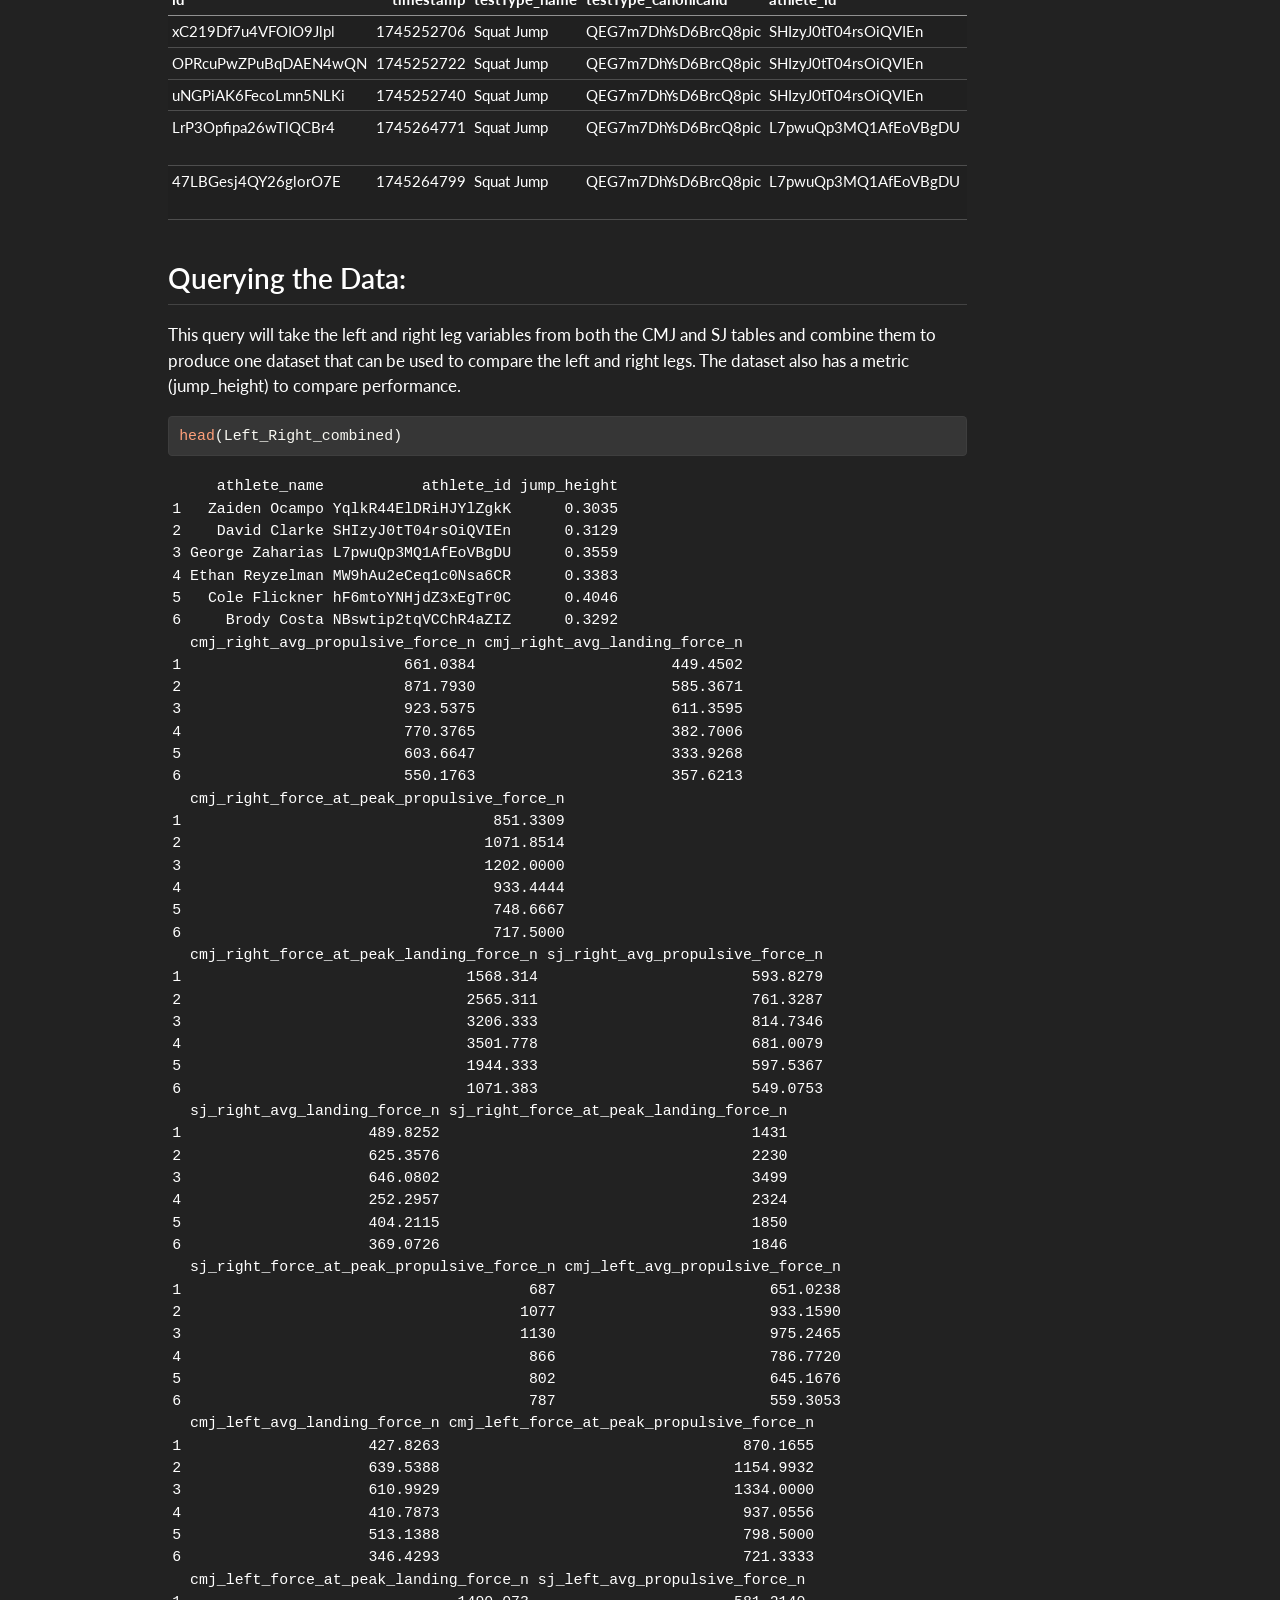
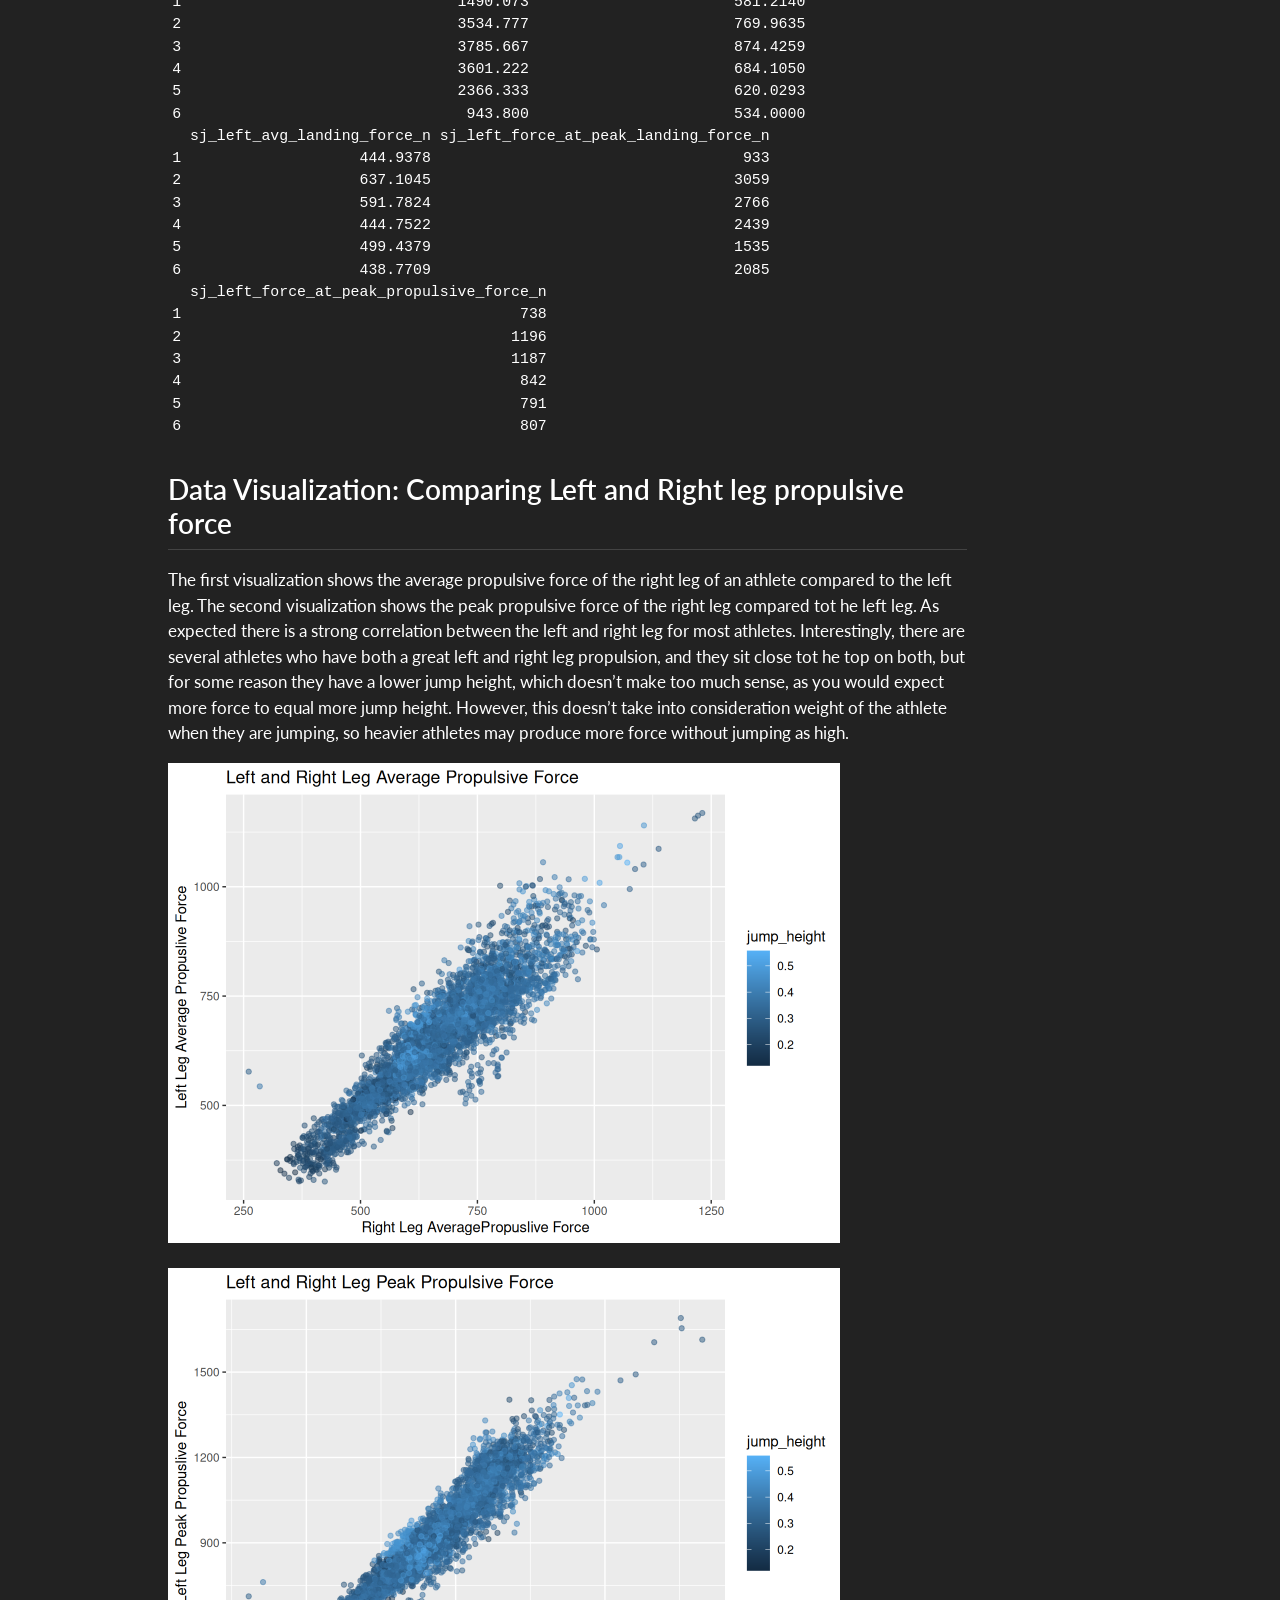
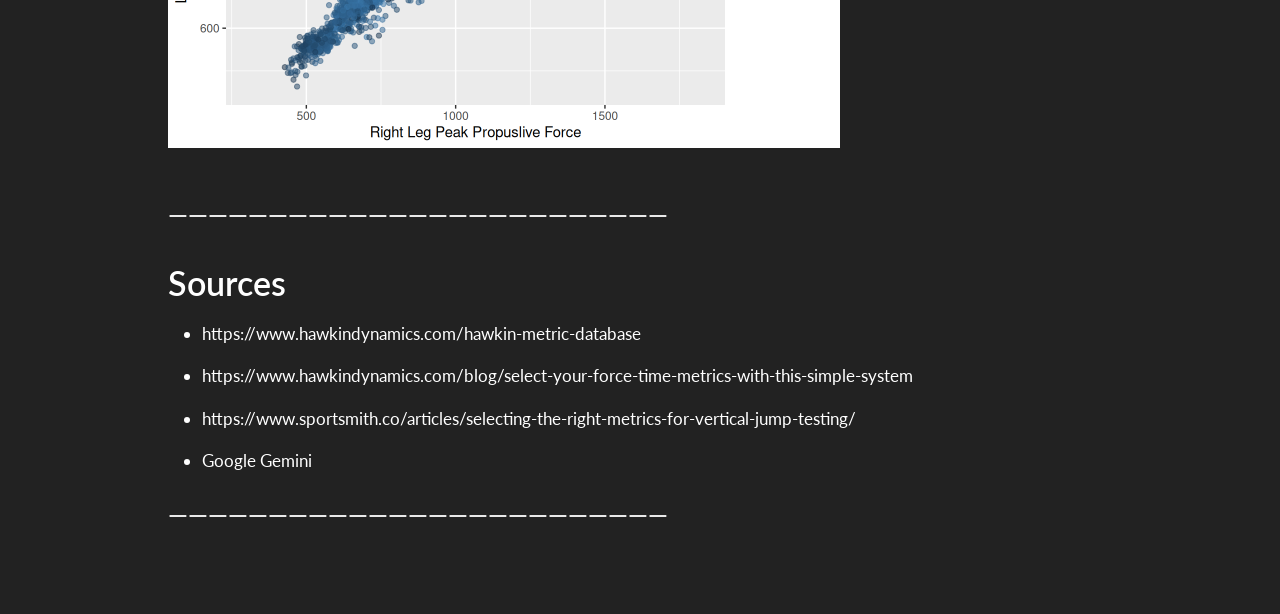
<file: docs/sql_project.html>
<!DOCTYPE html>
<html xmlns="http://www.w3.org/1999/xhtml" lang="en" xml:lang="en"><head>

<meta charset="utf-8">
<meta name="generator" content="quarto-1.8.27">

<meta name="viewport" content="width=device-width, initial-scale=1.0, user-scalable=yes">


<title>SQL Project – Will Zatkowski</title>
<style>
code{white-space: pre-wrap;}
span.smallcaps{font-variant: small-caps;}
div.columns{display: flex; gap: min(4vw, 1.5em);}
div.column{flex: auto; overflow-x: auto;}
div.hanging-indent{margin-left: 1.5em; text-indent: -1.5em;}
ul.task-list{list-style: none;}
ul.task-list li input[type="checkbox"] {
  width: 0.8em;
  margin: 0 0.8em 0.2em -1em; /* quarto-specific, see https://github.com/quarto-dev/quarto-cli/issues/4556 */ 
  vertical-align: middle;
}
/* CSS for syntax highlighting */
html { -webkit-text-size-adjust: 100%; }
pre > code.sourceCode { white-space: pre; position: relative; }
pre > code.sourceCode > span { display: inline-block; line-height: 1.25; }
pre > code.sourceCode > span:empty { height: 1.2em; }
.sourceCode { overflow: visible; }
code.sourceCode > span { color: inherit; text-decoration: inherit; }
div.sourceCode { margin: 1em 0; }
pre.sourceCode { margin: 0; }
@media screen {
div.sourceCode { overflow: auto; }
}
@media print {
pre > code.sourceCode { white-space: pre-wrap; }
pre > code.sourceCode > span { text-indent: -5em; padding-left: 5em; }
}
pre.numberSource code
  { counter-reset: source-line 0; }
pre.numberSource code > span
  { position: relative; left: -4em; counter-increment: source-line; }
pre.numberSource code > span > a:first-child::before
  { content: counter(source-line);
    position: relative; left: -1em; text-align: right; vertical-align: baseline;
    border: none; display: inline-block;
    -webkit-touch-callout: none; -webkit-user-select: none;
    -khtml-user-select: none; -moz-user-select: none;
    -ms-user-select: none; user-select: none;
    padding: 0 4px; width: 4em;
  }
pre.numberSource { margin-left: 3em;  padding-left: 4px; }
div.sourceCode
  {   }
@media screen {
pre > code.sourceCode > span > a:first-child::before { text-decoration: underline; }
}
</style>


<script src="site_libs/quarto-nav/quarto-nav.js"></script>
<script src="site_libs/quarto-nav/headroom.min.js"></script>
<script src="site_libs/clipboard/clipboard.min.js"></script>
<script src="site_libs/quarto-search/autocomplete.umd.js"></script>
<script src="site_libs/quarto-search/fuse.min.js"></script>
<script src="site_libs/quarto-search/quarto-search.js"></script>
<meta name="quarto:offset" content="./">
<script src="site_libs/quarto-html/quarto.js" type="module"></script>
<script src="site_libs/quarto-html/tabsets/tabsets.js" type="module"></script>
<script src="site_libs/quarto-html/axe/axe-check.js" type="module"></script>
<script src="site_libs/quarto-html/popper.min.js"></script>
<script src="site_libs/quarto-html/tippy.umd.min.js"></script>
<script src="site_libs/quarto-html/anchor.min.js"></script>
<link href="site_libs/quarto-html/tippy.css" rel="stylesheet">
<link href="site_libs/quarto-html/quarto-syntax-highlighting-dark-4d9afe2b8d18ee9fa5d0d57b5ed4214d.css" rel="stylesheet" id="quarto-text-highlighting-styles">
<script src="site_libs/bootstrap/bootstrap.min.js"></script>
<link href="site_libs/bootstrap/bootstrap-icons.css" rel="stylesheet">
<link href="site_libs/bootstrap/bootstrap-eabbb2bc761cdb3ae61a27d0045cb060.min.css" rel="stylesheet" append-hash="true" id="quarto-bootstrap" data-mode="dark">
<script id="quarto-search-options" type="application/json">{
  "location": "navbar",
  "copy-button": false,
  "collapse-after": 3,
  "panel-placement": "end",
  "type": "overlay",
  "limit": 50,
  "keyboard-shortcut": [
    "f",
    "/",
    "s"
  ],
  "show-item-context": false,
  "language": {
    "search-no-results-text": "No results",
    "search-matching-documents-text": "matching documents",
    "search-copy-link-title": "Copy link to search",
    "search-hide-matches-text": "Hide additional matches",
    "search-more-match-text": "more match in this document",
    "search-more-matches-text": "more matches in this document",
    "search-clear-button-title": "Clear",
    "search-text-placeholder": "",
    "search-detached-cancel-button-title": "Cancel",
    "search-submit-button-title": "Submit",
    "search-label": "Search"
  }
}</script>


<link rel="stylesheet" href="styles.css">
</head>

<body class="nav-fixed quarto-light">

<div id="quarto-search-results"></div>
  <header id="quarto-header" class="headroom fixed-top">
    <nav class="navbar navbar-expand-lg " data-bs-theme="dark">
      <div class="navbar-container container-fluid">
      <div class="navbar-brand-container mx-auto">
    <a class="navbar-brand" href="./index.html">
    <span class="navbar-title">Will Zatkowski</span>
    </a>
  </div>
            <div id="quarto-search" class="" title="Search"></div>
          <button class="navbar-toggler" type="button" data-bs-toggle="collapse" data-bs-target="#navbarCollapse" aria-controls="navbarCollapse" role="menu" aria-expanded="false" aria-label="Toggle navigation" onclick="if (window.quartoToggleHeadroom) { window.quartoToggleHeadroom(); }">
  <span class="navbar-toggler-icon"></span>
</button>
          <div class="collapse navbar-collapse" id="navbarCollapse">
            <ul class="navbar-nav navbar-nav-scroll me-auto">
  <li class="nav-item">
    <a class="nav-link" href="./index.html"> 
<span class="menu-text">Home</span></a>
  </li>  
  <li class="nav-item">
    <a class="nav-link" href="./about.html"> 
<span class="menu-text">About</span></a>
  </li>  
  <li class="nav-item dropdown ">
    <a class="nav-link dropdown-toggle" href="#" id="nav-menu-projects" role="link" data-bs-toggle="dropdown" aria-expanded="false">
 <span class="menu-text">Projects</span>
    </a>
    <ul class="dropdown-menu" aria-labelledby="nav-menu-projects">    
        <li>
    <a class="dropdown-item" href="./sql_project.html">
 <span class="dropdown-text">SQL Project</span></a>
  </li>  
        <li>
    <a class="dropdown-item" href="./text_analysis_project.html">
 <span class="dropdown-text">Text-Analysis Project</span></a>
  </li>  
        <li>
    <a class="dropdown-item" href="./r_package.html">
 <span class="dropdown-text">R Package</span></a>
  </li>  
        <li>
    <a class="dropdown-item" href="./poster_project.html">
 <span class="dropdown-text">Poster Project</span></a>
  </li>  
        <li>
    <a class="dropdown-item" href="./shinyapp_project.html">
 <span class="dropdown-text">Shiny App Project</span></a>
  </li>  
    </ul>
  </li>
</ul>
          </div> <!-- /navcollapse -->
            <div class="quarto-navbar-tools">
</div>
      </div> <!-- /container-fluid -->
    </nav>
</header>
<!-- content -->
<div id="quarto-content" class="quarto-container page-columns page-rows-contents page-layout-article page-navbar">
<!-- sidebar -->
<!-- margin-sidebar -->
    <div id="quarto-margin-sidebar" class="sidebar margin-sidebar">
        <nav id="TOC" role="doc-toc" class="toc-active">
    <h2 id="toc-title">On this page</h2>
   
  <ul>
  <li><a href="#github-project-repo" id="toc-github-project-repo" class="nav-link active" data-scroll-target="#github-project-repo">Github Project Repo</a></li>
  <li><a href="#introduction" id="toc-introduction" class="nav-link" data-scroll-target="#introduction">Introduction</a></li>
  <li><a href="#the-data" id="toc-the-data" class="nav-link" data-scroll-target="#the-data">The Data</a></li>
  <li><a href="#querying-the-data" id="toc-querying-the-data" class="nav-link" data-scroll-target="#querying-the-data">Querying the Data:</a></li>
  <li><a href="#data-visualization-comparing-left-and-right-leg-propulsive-force" id="toc-data-visualization-comparing-left-and-right-leg-propulsive-force" class="nav-link" data-scroll-target="#data-visualization-comparing-left-and-right-leg-propulsive-force">Data Visualization: Comparing Left and Right leg propulsive force</a>
  <ul class="collapse">
  <li><a href="#section" id="toc-section" class="nav-link" data-scroll-target="#section">—————————————————————————</a></li>
  </ul></li>
  <li><a href="#sources" id="toc-sources" class="nav-link" data-scroll-target="#sources">Sources</a>
  <ul class="collapse">
  <li><a href="#section-1" id="toc-section-1" class="nav-link" data-scroll-target="#section-1">—————————————————————————</a></li>
  </ul></li>
  </ul>
</nav>
    </div>
<!-- main -->
<main class="content" id="quarto-document-content">

<header id="title-block-header" class="quarto-title-block default">
<div class="quarto-title">
<h1 class="title">SQL Project</h1>
</div>



<div class="quarto-title-meta">

    
  
    
  </div>
  


</header>


<section id="github-project-repo" class="level2">
<h2 class="anchored" data-anchor-id="github-project-repo">Github Project Repo</h2>
<p><a href="https://github.com/willzatkowski/Project_2_SQL_Team_7/tree/main">Github Repo</a></p>
</section>
<section id="introduction" class="level2">
<h2 class="anchored" data-anchor-id="introduction">Introduction</h2>
<p>This project was focused on using SQL to query database data. My project partner Nick Katz and I focused on force plate jumping metrics. We created our own database using data from three different types of jumps. After created the database we used SQL code to make queries to extract data from the database to create visualizations to compare said data.</p>
</section>
<section id="the-data" class="level2">
<h2 class="anchored" data-anchor-id="the-data">The Data</h2>
<p>These tables show the first few lines of the four datasets we combined into our database: Athlete data, CMJ jumps, MR jumps, SJ jumps.</p>
<div class="cell">
<div class="cell-output-display">
<table class="caption-top table table-sm table-striped small">
<caption>5 records</caption>
<thead>
<tr class="header">
<th style="text-align: left;">athlete_id</th>
<th style="text-align: left;">athlete_name</th>
</tr>
</thead>
<tbody>
<tr class="odd">
<td style="text-align: left;">nAiyAjZ2aRnkzalasuPD</td>
<td style="text-align: left;">Gabriel Vitale</td>
</tr>
<tr class="even">
<td style="text-align: left;">YqlkR44ElDRiHJYlZgkK</td>
<td style="text-align: left;">Zaiden Ocampo</td>
</tr>
<tr class="odd">
<td style="text-align: left;">SHIzyJ0tT04rsOiQVIEn</td>
<td style="text-align: left;">David Clarke</td>
</tr>
<tr class="even">
<td style="text-align: left;">L7pwuQp3MQ1AfEoVBgDU</td>
<td style="text-align: left;">George Zaharias</td>
</tr>
<tr class="odd">
<td style="text-align: left;">MW9hAu2eCeq1c0Nsa6CR</td>
<td style="text-align: left;">Ethan Reyzelman</td>
</tr>
</tbody>
</table>
</div>
</div>
<div class="cell">
<div class="cell-output-display">
<table class="caption-top table table-sm table-striped small">
<caption>5 records</caption>
<colgroup>
<col style="width: 0%">
<col style="width: 0%">
<col style="width: 0%">
<col style="width: 0%">
<col style="width: 0%">
<col style="width: 0%">
<col style="width: 1%">
<col style="width: 1%">
<col style="width: 0%">
<col style="width: 1%">
<col style="width: 0%">
<col style="width: 0%">
<col style="width: 1%">
<col style="width: 1%">
<col style="width: 0%">
<col style="width: 0%">
<col style="width: 1%">
<col style="width: 0%">
<col style="width: 1%">
<col style="width: 1%">
<col style="width: 0%">
<col style="width: 1%">
<col style="width: 1%">
<col style="width: 1%">
<col style="width: 1%">
<col style="width: 0%">
<col style="width: 1%">
<col style="width: 1%">
<col style="width: 1%">
<col style="width: 1%">
<col style="width: 1%">
<col style="width: 1%">
<col style="width: 1%">
<col style="width: 0%">
<col style="width: 0%">
<col style="width: 1%">
<col style="width: 1%">
<col style="width: 1%">
<col style="width: 0%">
<col style="width: 0%">
<col style="width: 1%">
<col style="width: 0%">
<col style="width: 1%">
<col style="width: 1%">
<col style="width: 0%">
<col style="width: 0%">
<col style="width: 1%">
<col style="width: 0%">
<col style="width: 1%">
<col style="width: 1%">
<col style="width: 1%">
<col style="width: 1%">
<col style="width: 1%">
<col style="width: 1%">
<col style="width: 1%">
<col style="width: 1%">
<col style="width: 1%">
<col style="width: 0%">
<col style="width: 0%">
<col style="width: 1%">
<col style="width: 0%">
<col style="width: 1%">
<col style="width: 1%">
<col style="width: 0%">
<col style="width: 1%">
<col style="width: 1%">
<col style="width: 0%">
<col style="width: 1%">
<col style="width: 1%">
<col style="width: 1%">
<col style="width: 0%">
<col style="width: 1%">
<col style="width: 1%">
<col style="width: 1%">
<col style="width: 0%">
<col style="width: 0%">
<col style="width: 0%">
<col style="width: 1%">
<col style="width: 0%">
<col style="width: 1%">
<col style="width: 1%">
<col style="width: 0%">
<col style="width: 1%">
<col style="width: 1%">
<col style="width: 1%">
<col style="width: 1%">
<col style="width: 1%">
<col style="width: 1%">
</colgroup>
<thead>
<tr class="header">
<th style="text-align: left;">id</th>
<th style="text-align: right;">timestamp</th>
<th style="text-align: left;">testType_name</th>
<th style="text-align: left;">testType_canonicalId</th>
<th style="text-align: left;">athlete_id</th>
<th style="text-align: left;">athlete_name</th>
<th style="text-align: right;">right_avg_propulsive_force_n</th>
<th style="text-align: right;">relative_propulsive_net_impulse_n_s_kg</th>
<th style="text-align: right;">propulsive_phase_s</th>
<th style="text-align: right;">peak_relative_braking_force_percent</th>
<th style="text-align: right;">impulse_ratio</th>
<th style="text-align: right;">positive_impulse_n_s</th>
<th style="text-align: right;">countermovement_depth_m</th>
<th style="text-align: right;">left_force_at_peak_propulsive_force_n</th>
<th style="text-align: right;">jump_height_m</th>
<th style="text-align: right;">unweighting_phase_s</th>
<th style="text-align: right;">relative_propulsive_impulse_n_s_kg</th>
<th style="text-align: right;">landing_phase_s</th>
<th style="text-align: right;">l_r_avg_braking_rfd_percent</th>
<th style="text-align: right;">peak_relative_propulsive_power_w_kg</th>
<th style="text-align: right;">stiffness_n_m</th>
<th style="text-align: right;">avg_relative_braking_power_w_kg</th>
<th style="text-align: right;">unweighting_phase_percent</th>
<th style="text-align: right;">right_force_at_peak_braking_force_n</th>
<th style="text-align: right;">landing_performance_index</th>
<th style="text-align: right;">rsi</th>
<th style="text-align: right;">right_avg_braking_force_n</th>
<th style="text-align: right;">l_r_avg_propulsive_force_percent</th>
<th style="text-align: right;">avg_relative_propulsive_force_percent</th>
<th style="text-align: right;">left_avg_landing_force_n</th>
<th style="text-align: right;">l_r_avg_braking_force_percent</th>
<th style="text-align: right;">peak_propulsive_power_w</th>
<th style="text-align: right;">force_at_min_displacement_n</th>
<th style="text-align: right;">avg_braking_power_w</th>
<th style="text-align: right;">peak_landing_force_n</th>
<th style="text-align: right;">relative_braking_impulse_n_s_kg</th>
<th style="text-align: right;">right_avg_landing_force_n</th>
<th style="text-align: right;">avg_propulsive_force_n</th>
<th style="text-align: right;">flight_time_s</th>
<th style="text-align: right;">jump_momentum_kg_m_s</th>
<th style="text-align: right;">relative_braking_net_impulse_n_s_kg</th>
<th style="text-align: right;">peak_braking_force_n</th>
<th style="text-align: right;">avg_braking_velocity_m_s</th>
<th style="text-align: right;">left_avg_braking_force_n</th>
<th style="text-align: right;">landing_height_m</th>
<th style="text-align: right;">time_to_takeoff_s</th>
<th style="text-align: right;">avg_propulsive_velocity_m_s</th>
<th style="text-align: right;">takeoff_velocity_m_s</th>
<th style="text-align: right;">l_r_peak_braking_force_percent</th>
<th style="text-align: right;">time_to_stabilization_ms</th>
<th style="text-align: right;">avg_propulsive_power_w</th>
<th style="text-align: right;">right_avg_braking_rfd_n_s</th>
<th style="text-align: right;">l_r_peak_propulsive_force_percent</th>
<th style="text-align: right;">right_force_at_peak_propulsive_force_n</th>
<th style="text-align: right;">avg_relative_braking_force_percent</th>
<th style="text-align: right;">relative_peak_landing_force_percent</th>
<th style="text-align: right;">peak_relative_braking_power_w_kg</th>
<th style="text-align: right;">system_weight_n</th>
<th style="text-align: right;">m_rsi</th>
<th style="text-align: right;">peak_relative_propulsive_force_percent</th>
<th style="text-align: right;">peak_velocity_m_s</th>
<th style="text-align: right;">l_r_avg_landing_force_percent</th>
<th style="text-align: right;">positive_net_impulse_n_s</th>
<th style="text-align: right;">landing_stiffness_n_m</th>
<th style="text-align: right;">relative_force_at_min_displacement_percent</th>
<th style="text-align: right;">braking_net_impulse_n_s</th>
<th style="text-align: right;">braking_phase_percent</th>
<th style="text-align: right;">left_avg_braking_rfd_n_s</th>
<th style="text-align: right;">propulsive_phase_percent</th>
<th style="text-align: right;">avg_relative_propulsive_power_w_kg</th>
<th style="text-align: right;">braking_impulse_n_s</th>
<th style="text-align: right;">right_force_at_peak_landing_force_n</th>
<th style="text-align: right;">propulsive_net_impulse_n_s</th>
<th style="text-align: right;">l_r_peak_landing_force_percent</th>
<th style="text-align: right;">peak_braking_power_w</th>
<th style="text-align: right;">avg_braking_force_n</th>
<th style="text-align: right;">braking_phase_s</th>
<th style="text-align: right;">left_avg_propulsive_force_n</th>
<th style="text-align: right;">avg_landing_force_n</th>
<th style="text-align: right;">peak_braking_velocity_m_s</th>
<th style="text-align: right;">peak_propulsive_force_n</th>
<th style="text-align: right;">braking_rfd_n_s</th>
<th style="text-align: right;">left_force_at_peak_landing_force_n</th>
<th style="text-align: right;">l_r_propulsive_impulse_index_percent</th>
<th style="text-align: right;">left_force_at_peak_braking_force_n</th>
<th style="text-align: right;">l_r_landing_impulse_index_percent</th>
<th style="text-align: right;">propulsive_impulse_n_s</th>
<th style="text-align: right;">l_r_braking_impulse_index_percent</th>
</tr>
</thead>
<tbody>
<tr class="odd">
<td style="text-align: left;">UWXb20qF5kOYBwytlpxg</td>
<td style="text-align: right;">1744913693</td>
<td style="text-align: left;">Countermovement Jump</td>
<td style="text-align: left;">7nNduHeM5zETPjHxvm7s</td>
<td style="text-align: left;">nAiyAjZ2aRnkzalasuPD</td>
<td style="text-align: left;">Gabriel Vitale</td>
<td style="text-align: right;">566.1739</td>
<td style="text-align: right;">2.9185</td>
<td style="text-align: right;">0.322</td>
<td style="text-align: right;">238.6471</td>
<td style="text-align: right;">2.1098</td>
<td style="text-align: right;">563.7935</td>
<td style="text-align: right;">-0.4282</td>
<td style="text-align: right;">701</td>
<td style="text-align: right;">0.4305</td>
<td style="text-align: right;">0.401</td>
<td style="text-align: right;">6.0774</td>
<td style="text-align: right;">0.279</td>
<td style="text-align: right;">6.3570</td>
<td style="text-align: right;">59.9857</td>
<td style="text-align: right;">-3304.592</td>
<td style="text-align: right;">-14.3621</td>
<td style="text-align: right;">44.1630</td>
<td style="text-align: right;">721</td>
<td style="text-align: right;">2.0321</td>
<td style="text-align: right;">0.7026</td>
<td style="text-align: right;">538.2919</td>
<td style="text-align: right;">1.1087</td>
<td style="text-align: right;">192.0318</td>
<td style="text-align: right;">370.3193</td>
<td style="text-align: right;">-2.2386</td>
<td style="text-align: right;">3646.092</td>
<td style="text-align: right;">1415</td>
<td style="text-align: right;">-872.9665</td>
<td style="text-align: right;">4849</td>
<td style="text-align: right;">3.1982</td>
<td style="text-align: right;">463.5916</td>
<td style="text-align: right;">1145.043</td>
<td style="text-align: right;">0.638</td>
<td style="text-align: right;">176.6459</td>
<td style="text-align: right;">1.3834</td>
<td style="text-align: right;">1423</td>
<td style="text-align: right;">-0.9346</td>
<td style="text-align: right;">514.7189</td>
<td style="text-align: right;">0.5669</td>
<td style="text-align: right;">0.908</td>
<td style="text-align: right;">1.6734</td>
<td style="text-align: right;">2.9062</td>
<td style="text-align: right;">-1.3352</td>
<td style="text-align: right;">830</td>
<td style="text-align: right;">1797.581</td>
<td style="text-align: right;">2070.270</td>
<td style="text-align: right;">-0.8487</td>
<td style="text-align: right;">713</td>
<td style="text-align: right;">176.5973</td>
<td style="text-align: right;">813.2113</td>
<td style="text-align: right;">-18.9909</td>
<td style="text-align: right;">596.278</td>
<td style="text-align: right;">0.4741</td>
<td style="text-align: right;">237.1377</td>
<td style="text-align: right;">3.0444</td>
<td style="text-align: right;">-11.1849</td>
<td style="text-align: right;">261.4806</td>
<td style="text-align: right;">-2852.0149</td>
<td style="text-align: right;">237.3054</td>
<td style="text-align: right;">84.0841</td>
<td style="text-align: right;">20.3744</td>
<td style="text-align: right;">2351.351</td>
<td style="text-align: right;">35.4626</td>
<td style="text-align: right;">29.5739</td>
<td style="text-align: right;">194.3955</td>
<td style="text-align: right;">2592</td>
<td style="text-align: right;">177.3965</td>
<td style="text-align: right;">-6.9086</td>
<td style="text-align: right;">-1154.3152</td>
<td style="text-align: right;">1053.0108</td>
<td style="text-align: right;">0.185</td>
<td style="text-align: right;">578.8696</td>
<td style="text-align: right;">833.9108</td>
<td style="text-align: right;">-1.3863</td>
<td style="text-align: right;">1414</td>
<td style="text-align: right;">4421.622</td>
<td style="text-align: right;">2257</td>
<td style="text-align: right;">2.1785</td>
<td style="text-align: right;">702</td>
<td style="text-align: right;">-20.1262</td>
<td style="text-align: right;">369.3980</td>
<td style="text-align: right;">-4.4134</td>
</tr>
<tr class="even">
<td style="text-align: left;">nJZpbXqzxJiwGCBjZFyR</td>
<td style="text-align: right;">1744913708</td>
<td style="text-align: left;">Countermovement Jump</td>
<td style="text-align: left;">7nNduHeM5zETPjHxvm7s</td>
<td style="text-align: left;">nAiyAjZ2aRnkzalasuPD</td>
<td style="text-align: left;">Gabriel Vitale</td>
<td style="text-align: right;">559.6081</td>
<td style="text-align: right;">2.9440</td>
<td style="text-align: right;">0.347</td>
<td style="text-align: right;">237.1680</td>
<td style="text-align: right;">2.0134</td>
<td style="text-align: right;">590.8685</td>
<td style="text-align: right;">-0.4602</td>
<td style="text-align: right;">710</td>
<td style="text-align: right;">0.4389</td>
<td style="text-align: right;">0.398</td>
<td style="text-align: right;">6.3481</td>
<td style="text-align: right;">0.298</td>
<td style="text-align: right;">9.6933</td>
<td style="text-align: right;">59.6063</td>
<td style="text-align: right;">-3061.660</td>
<td style="text-align: right;">-15.0958</td>
<td style="text-align: right;">42.2505</td>
<td style="text-align: right;">716</td>
<td style="text-align: right;">1.7666</td>
<td style="text-align: right;">0.6677</td>
<td style="text-align: right;">542.9137</td>
<td style="text-align: right;">-1.0593</td>
<td style="text-align: right;">186.1515</td>
<td style="text-align: right;">126.1300</td>
<td style="text-align: right;">-3.6924</td>
<td style="text-align: right;">3614.885</td>
<td style="text-align: right;">1409</td>
<td style="text-align: right;">-915.5008</td>
<td style="text-align: right;">3363</td>
<td style="text-align: right;">3.3948</td>
<td style="text-align: right;">263.8297</td>
<td style="text-align: right;">1107.484</td>
<td style="text-align: right;">0.629</td>
<td style="text-align: right;">177.9665</td>
<td style="text-align: right;">1.4622</td>
<td style="text-align: right;">1411</td>
<td style="text-align: right;">-0.9855</td>
<td style="text-align: right;">504.2487</td>
<td style="text-align: right;">0.5265</td>
<td style="text-align: right;">0.942</td>
<td style="text-align: right;">1.6552</td>
<td style="text-align: right;">2.9345</td>
<td style="text-align: right;">-1.4883</td>
<td style="text-align: right;">NA</td>
<td style="text-align: right;">1739.707</td>
<td style="text-align: right;">1868.020</td>
<td style="text-align: right;">0.9240</td>
<td style="text-align: right;">697</td>
<td style="text-align: right;">176.0123</td>
<td style="text-align: right;">565.2699</td>
<td style="text-align: right;">-19.7543</td>
<td style="text-align: right;">594.937</td>
<td style="text-align: right;">0.4659</td>
<td style="text-align: right;">236.4956</td>
<td style="text-align: right;">3.0560</td>
<td style="text-align: right;">-35.3113</td>
<td style="text-align: right;">267.2228</td>
<td style="text-align: right;">-0.4866</td>
<td style="text-align: right;">236.8318</td>
<td style="text-align: right;">88.6784</td>
<td style="text-align: right;">20.9130</td>
<td style="text-align: right;">2269.035</td>
<td style="text-align: right;">36.8365</td>
<td style="text-align: right;">28.6863</td>
<td style="text-align: right;">205.8810</td>
<td style="text-align: right;">3147</td>
<td style="text-align: right;">178.5444</td>
<td style="text-align: right;">-87.1543</td>
<td style="text-align: right;">-1198.0213</td>
<td style="text-align: right;">1047.1624</td>
<td style="text-align: right;">0.197</td>
<td style="text-align: right;">547.8761</td>
<td style="text-align: right;">389.9598</td>
<td style="text-align: right;">-1.4624</td>
<td style="text-align: right;">1407</td>
<td style="text-align: right;">4137.056</td>
<td style="text-align: right;">216</td>
<td style="text-align: right;">-2.0950</td>
<td style="text-align: right;">695</td>
<td style="text-align: right;">NA</td>
<td style="text-align: right;">384.9875</td>
<td style="text-align: right;">-7.1716</td>
</tr>
<tr class="odd">
<td style="text-align: left;">49DB5syuOsvX0kqmKoD4</td>
<td style="text-align: right;">1744913724</td>
<td style="text-align: left;">Countermovement Jump</td>
<td style="text-align: left;">7nNduHeM5zETPjHxvm7s</td>
<td style="text-align: left;">nAiyAjZ2aRnkzalasuPD</td>
<td style="text-align: left;">Gabriel Vitale</td>
<td style="text-align: right;">562.0419</td>
<td style="text-align: right;">2.9642</td>
<td style="text-align: right;">0.358</td>
<td style="text-align: right;">222.7795</td>
<td style="text-align: right;">2.6720</td>
<td style="text-align: right;">572.5110</td>
<td style="text-align: right;">-0.4331</td>
<td style="text-align: right;">678</td>
<td style="text-align: right;">0.4415</td>
<td style="text-align: right;">0.540</td>
<td style="text-align: right;">6.4761</td>
<td style="text-align: right;">0.227</td>
<td style="text-align: right;">7.5653</td>
<td style="text-align: right;">61.4882</td>
<td style="text-align: right;">-3048.179</td>
<td style="text-align: right;">-10.8830</td>
<td style="text-align: right;">49.4959</td>
<td style="text-align: right;">652</td>
<td style="text-align: right;">2.1289</td>
<td style="text-align: right;">0.5646</td>
<td style="text-align: right;">476.7668</td>
<td style="text-align: right;">-3.0509</td>
<td style="text-align: right;">184.0977</td>
<td style="text-align: right;">157.0786</td>
<td style="text-align: right;">-1.2706</td>
<td style="text-align: right;">3713.825</td>
<td style="text-align: right;">1320</td>
<td style="text-align: right;">-657.3247</td>
<td style="text-align: right;">3265</td>
<td style="text-align: right;">3.0027</td>
<td style="text-align: right;">261.2887</td>
<td style="text-align: right;">1090.804</td>
<td style="text-align: right;">0.616</td>
<td style="text-align: right;">177.7462</td>
<td style="text-align: right;">1.1093</td>
<td style="text-align: right;">1320</td>
<td style="text-align: right;">-0.7774</td>
<td style="text-align: right;">464.8031</td>
<td style="text-align: right;">0.4834</td>
<td style="text-align: right;">1.091</td>
<td style="text-align: right;">1.6109</td>
<td style="text-align: right;">2.9429</td>
<td style="text-align: right;">1.2121</td>
<td style="text-align: right;">NA</td>
<td style="text-align: right;">1687.380</td>
<td style="text-align: right;">1740.933</td>
<td style="text-align: right;">-1.6679</td>
<td style="text-align: right;">701</td>
<td style="text-align: right;">158.9110</td>
<td style="text-align: right;">551.0418</td>
<td style="text-align: right;">-13.3347</td>
<td style="text-align: right;">592.514</td>
<td style="text-align: right;">0.4046</td>
<td style="text-align: right;">232.7371</td>
<td style="text-align: right;">3.0698</td>
<td style="text-align: right;">-24.9088</td>
<td style="text-align: right;">246.0358</td>
<td style="text-align: right;">0.0000</td>
<td style="text-align: right;">222.7795</td>
<td style="text-align: right;">67.0033</td>
<td style="text-align: right;">17.6902</td>
<td style="text-align: right;">2025.907</td>
<td style="text-align: right;">32.8139</td>
<td style="text-align: right;">27.9372</td>
<td style="text-align: right;">181.3585</td>
<td style="text-align: right;">954</td>
<td style="text-align: right;">179.0325</td>
<td style="text-align: right;">41.5620</td>
<td style="text-align: right;">-805.4032</td>
<td style="text-align: right;">941.5699</td>
<td style="text-align: right;">0.193</td>
<td style="text-align: right;">528.7626</td>
<td style="text-align: right;">418.3673</td>
<td style="text-align: right;">-1.1213</td>
<td style="text-align: right;">1379</td>
<td style="text-align: right;">3766.839</td>
<td style="text-align: right;">2311</td>
<td style="text-align: right;">-5.9119</td>
<td style="text-align: right;">668</td>
<td style="text-align: right;">NA</td>
<td style="text-align: right;">391.1525</td>
<td style="text-align: right;">-2.5450</td>
</tr>
<tr class="even">
<td style="text-align: left;">b5dQFc9Qlm3xQjUGhe1f</td>
<td style="text-align: right;">1744934656</td>
<td style="text-align: left;">Countermovement Jump</td>
<td style="text-align: left;">7nNduHeM5zETPjHxvm7s</td>
<td style="text-align: left;">YqlkR44ElDRiHJYlZgkK</td>
<td style="text-align: left;">Zaiden Ocampo</td>
<td style="text-align: right;">641.2456</td>
<td style="text-align: right;">2.6519</td>
<td style="text-align: right;">0.342</td>
<td style="text-align: right;">227.6238</td>
<td style="text-align: right;">1.7437</td>
<td style="text-align: right;">682.3240</td>
<td style="text-align: right;">-0.4026</td>
<td style="text-align: right;">802</td>
<td style="text-align: right;">0.3551</td>
<td style="text-align: right;">0.365</td>
<td style="text-align: right;">6.0069</td>
<td style="text-align: right;">NA</td>
<td style="text-align: right;">0.5562</td>
<td style="text-align: right;">52.7313</td>
<td style="text-align: right;">-4014.271</td>
<td style="text-align: right;">-15.5056</td>
<td style="text-align: right;">40.7366</td>
<td style="text-align: right;">805</td>
<td style="text-align: right;">NA</td>
<td style="text-align: right;">0.6094</td>
<td style="text-align: right;">652.1164</td>
<td style="text-align: right;">-0.5818</td>
<td style="text-align: right;">178.7173</td>
<td style="text-align: right;">267.7538</td>
<td style="text-align: right;">-0.2407</td>
<td style="text-align: right;">3835.024</td>
<td style="text-align: right;">1616</td>
<td style="text-align: right;">-1127.6827</td>
<td style="text-align: right;">3942</td>
<td style="text-align: right;">3.3750</td>
<td style="text-align: right;">428.2678</td>
<td style="text-align: right;">1275.073</td>
<td style="text-align: right;">0.546</td>
<td style="text-align: right;">191.9430</td>
<td style="text-align: right;">1.5209</td>
<td style="text-align: right;">1624</td>
<td style="text-align: right;">-0.9542</td>
<td style="text-align: right;">648.9841</td>
<td style="text-align: right;">0.3703</td>
<td style="text-align: right;">0.896</td>
<td style="text-align: right;">1.4765</td>
<td style="text-align: right;">2.6392</td>
<td style="text-align: right;">0.8621</td>
<td style="text-align: right;">NA</td>
<td style="text-align: right;">1796.795</td>
<td style="text-align: right;">2365.079</td>
<td style="text-align: right;">-2.0159</td>
<td style="text-align: right;">835</td>
<td style="text-align: right;">182.3654</td>
<td style="text-align: right;">552.5203</td>
<td style="text-align: right;">-21.5077</td>
<td style="text-align: right;">713.458</td>
<td style="text-align: right;">0.3962</td>
<td style="text-align: right;">229.4459</td>
<td style="text-align: right;">2.7542</td>
<td style="text-align: right;">-23.0616</td>
<td style="text-align: right;">303.4778</td>
<td style="text-align: right;">-275.5852</td>
<td style="text-align: right;">226.5025</td>
<td style="text-align: right;">110.6104</td>
<td style="text-align: right;">21.0937</td>
<td style="text-align: right;">2391.534</td>
<td style="text-align: right;">38.1696</td>
<td style="text-align: right;">24.7058</td>
<td style="text-align: right;">245.4540</td>
<td style="text-align: right;">1824</td>
<td style="text-align: right;">192.8674</td>
<td style="text-align: right;">7.4581</td>
<td style="text-align: right;">-1564.2051</td>
<td style="text-align: right;">1301.1005</td>
<td style="text-align: right;">0.189</td>
<td style="text-align: right;">633.8275</td>
<td style="text-align: right;">696.0216</td>
<td style="text-align: right;">-1.5240</td>
<td style="text-align: right;">1637</td>
<td style="text-align: right;">4756.614</td>
<td style="text-align: right;">2118</td>
<td style="text-align: right;">-1.1470</td>
<td style="text-align: right;">819</td>
<td style="text-align: right;">NA</td>
<td style="text-align: right;">436.8700</td>
<td style="text-align: right;">-0.4828</td>
</tr>
<tr class="odd">
<td style="text-align: left;">QwcrYqCtwdGYFlxQeSpU</td>
<td style="text-align: right;">1744934668</td>
<td style="text-align: left;">Countermovement Jump</td>
<td style="text-align: left;">7nNduHeM5zETPjHxvm7s</td>
<td style="text-align: left;">YqlkR44ElDRiHJYlZgkK</td>
<td style="text-align: left;">Zaiden Ocampo</td>
<td style="text-align: right;">660.7459</td>
<td style="text-align: right;">2.7306</td>
<td style="text-align: right;">0.370</td>
<td style="text-align: right;">238.7878</td>
<td style="text-align: right;">1.7483</td>
<td style="text-align: right;">705.6835</td>
<td style="text-align: right;">-0.4351</td>
<td style="text-align: right;">823</td>
<td style="text-align: right;">0.3739</td>
<td style="text-align: right;">0.270</td>
<td style="text-align: right;">6.3603</td>
<td style="text-align: right;">NA</td>
<td style="text-align: right;">-1.0526</td>
<td style="text-align: right;">53.4547</td>
<td style="text-align: right;">-3797.150</td>
<td style="text-align: right;">-16.6104</td>
<td style="text-align: right;">32.6877</td>
<td style="text-align: right;">840</td>
<td style="text-align: right;">NA</td>
<td style="text-align: right;">0.6925</td>
<td style="text-align: right;">645.8226</td>
<td style="text-align: right;">-6.3658</td>
<td style="text-align: right;">174.9237</td>
<td style="text-align: right;">215.6648</td>
<td style="text-align: right;">2.2074</td>
<td style="text-align: right;">3870.172</td>
<td style="text-align: right;">1652</td>
<td style="text-align: right;">-1202.6097</td>
<td style="text-align: right;">2373</td>
<td style="text-align: right;">3.3865</td>
<td style="text-align: right;">404.9313</td>
<td style="text-align: right;">1242.403</td>
<td style="text-align: right;">0.572</td>
<td style="text-align: right;">196.0984</td>
<td style="text-align: right;">1.5619</td>
<td style="text-align: right;">1696</td>
<td style="text-align: right;">-1.0137</td>
<td style="text-align: right;">674.9785</td>
<td style="text-align: right;">0.4257</td>
<td style="text-align: right;">0.826</td>
<td style="text-align: right;">1.4636</td>
<td style="text-align: right;">2.7085</td>
<td style="text-align: right;">0.9434</td>
<td style="text-align: right;">NA</td>
<td style="text-align: right;">1759.780</td>
<td style="text-align: right;">2580.645</td>
<td style="text-align: right;">-0.3632</td>
<td style="text-align: right;">829</td>
<td style="text-align: right;">185.9618</td>
<td style="text-align: right;">334.1058</td>
<td style="text-align: right;">-21.7757</td>
<td style="text-align: right;">710.254</td>
<td style="text-align: right;">0.4527</td>
<td style="text-align: right;">232.5928</td>
<td style="text-align: right;">2.8172</td>
<td style="text-align: right;">-30.4975</td>
<td style="text-align: right;">310.7823</td>
<td style="text-align: right;">-85.4617</td>
<td style="text-align: right;">232.5928</td>
<td style="text-align: right;">113.0813</td>
<td style="text-align: right;">22.5182</td>
<td style="text-align: right;">2526.882</td>
<td style="text-align: right;">44.7942</td>
<td style="text-align: right;">24.3060</td>
<td style="text-align: right;">245.1885</td>
<td style="text-align: right;">1319</td>
<td style="text-align: right;">197.7010</td>
<td style="text-align: right;">-11.1673</td>
<td style="text-align: right;">-1576.5859</td>
<td style="text-align: right;">1320.8011</td>
<td style="text-align: right;">0.186</td>
<td style="text-align: right;">581.6568</td>
<td style="text-align: right;">620.5962</td>
<td style="text-align: right;">-1.5748</td>
<td style="text-align: right;">1652</td>
<td style="text-align: right;">5107.527</td>
<td style="text-align: right;">1054</td>
<td style="text-align: right;">-11.9427</td>
<td style="text-align: right;">856</td>
<td style="text-align: right;">NA</td>
<td style="text-align: right;">460.4950</td>
<td style="text-align: right;">4.3321</td>
</tr>
</tbody>
</table>
</div>
</div>
<div class="cell">
<div class="cell-output-display">
<table class="caption-top table table-sm table-striped small">
<caption>5 records</caption>
<colgroup>
<col style="width: 3%">
<col style="width: 1%">
<col style="width: 2%">
<col style="width: 3%">
<col style="width: 3%">
<col style="width: 2%">
<col style="width: 2%">
<col style="width: 4%">
<col style="width: 3%">
<col style="width: 4%">
<col style="width: 3%">
<col style="width: 3%">
<col style="width: 3%">
<col style="width: 3%">
<col style="width: 2%">
<col style="width: 3%">
<col style="width: 3%">
<col style="width: 3%">
<col style="width: 3%">
<col style="width: 2%">
<col style="width: 2%">
<col style="width: 2%">
<col style="width: 2%">
<col style="width: 1%">
<col style="width: 2%">
<col style="width: 1%">
<col style="width: 1%">
<col style="width: 4%">
<col style="width: 3%">
<col style="width: 2%">
<col style="width: 4%">
<col style="width: 1%">
<col style="width: 2%">
<col style="width: 1%">
<col style="width: 1%">
</colgroup>
<thead>
<tr class="header">
<th style="text-align: left;">id</th>
<th style="text-align: right;">timestamp</th>
<th style="text-align: left;">testType_name</th>
<th style="text-align: left;">testType_canonicalId</th>
<th style="text-align: left;">athlete_id</th>
<th style="text-align: left;">athlete_name</th>
<th style="text-align: right;">system_weight_n</th>
<th style="text-align: right;">top_3_jumps_avg_jump_height_m</th>
<th style="text-align: right;">total_contact_time_s</th>
<th style="text-align: right;">top_5_jumps_avg_jump_height_m</th>
<th style="text-align: right;">top_5_jumps_avg_m_rsi</th>
<th style="text-align: right;">number_of_jumps_count</th>
<th style="text-align: right;">top_3_jumps_avg_m_rsi</th>
<th style="text-align: right;">top_5_jumps_peak_m_rsi</th>
<th style="text-align: right;">top_5_jumps_avg_rsi</th>
<th style="text-align: right;">l_r_avg_force_percent</th>
<th style="text-align: right;">top_3_jumps_peak_rsi</th>
<th style="text-align: right;">top_3_jumps_peak_m_rsi</th>
<th style="text-align: right;">top_5_jumps_peak_rsi</th>
<th style="text-align: right;">peak_jump_m_rsi</th>
<th style="text-align: right;">avg_contact_time_s</th>
<th style="text-align: right;">top_3_jumps_avg_rsi</th>
<th style="text-align: right;">peak_jump_rsi</th>
<th style="text-align: right;">avg_rsi</th>
<th style="text-align: right;">avg_jump_height_m</th>
<th style="text-align: right;">peak_force_n</th>
<th style="text-align: right;">avg_m_rsi</th>
<th style="text-align: right;">top_3_jumps_avg_contact_time_s</th>
<th style="text-align: right;">l_r_peak_force_percent</th>
<th style="text-align: right;">peak_jump_height_m</th>
<th style="text-align: right;">top_5_jumps_avg_contact_time_s</th>
<th style="text-align: right;">peak_rsi</th>
<th style="text-align: right;">total_flight_time_s</th>
<th style="text-align: right;">avg_force_n</th>
<th style="text-align: right;">peak_m_rsi</th>
</tr>
</thead>
<tbody>
<tr class="odd">
<td style="text-align: left;">BroNJyui1w3rDf90vmEi</td>
<td style="text-align: right;">1745252766</td>
<td style="text-align: left;">Multi Rebound</td>
<td style="text-align: left;">r4fhrkPdYlLxYQxEeM78</td>
<td style="text-align: left;">SHIzyJ0tT04rsOiQVIEn</td>
<td style="text-align: left;">David Clarke</td>
<td style="text-align: right;">878.297</td>
<td style="text-align: right;">0.3040</td>
<td style="text-align: right;">1.822</td>
<td style="text-align: right;">0.2982</td>
<td style="text-align: right;">1.6143</td>
<td style="text-align: right;">11</td>
<td style="text-align: right;">1.6191</td>
<td style="text-align: right;">1.6937</td>
<td style="text-align: right;">2.6703</td>
<td style="text-align: right;">4.2057</td>
<td style="text-align: right;">2.7624</td>
<td style="text-align: right;">1.6937</td>
<td style="text-align: right;">2.7784</td>
<td style="text-align: right;">1.6937</td>
<td style="text-align: right;">0.1822</td>
<td style="text-align: right;">2.6511</td>
<td style="text-align: right;">2.7624</td>
<td style="text-align: right;">2.6285</td>
<td style="text-align: right;">0.2814</td>
<td style="text-align: right;">6343</td>
<td style="text-align: right;">1.5440</td>
<td style="text-align: right;">0.1880</td>
<td style="text-align: right;">1.0248</td>
<td style="text-align: right;">0.3066</td>
<td style="text-align: right;">0.1848</td>
<td style="text-align: right;">2.7784</td>
<td style="text-align: right;">4.787</td>
<td style="text-align: right;">3179.687</td>
<td style="text-align: right;">1.6937</td>
</tr>
<tr class="even">
<td style="text-align: left;">Gm8geF24nFZhITU3yX4o</td>
<td style="text-align: right;">1745252823</td>
<td style="text-align: left;">Multi Rebound</td>
<td style="text-align: left;">r4fhrkPdYlLxYQxEeM78</td>
<td style="text-align: left;">SHIzyJ0tT04rsOiQVIEn</td>
<td style="text-align: left;">David Clarke</td>
<td style="text-align: right;">874.950</td>
<td style="text-align: right;">0.3289</td>
<td style="text-align: right;">2.092</td>
<td style="text-align: right;">0.3251</td>
<td style="text-align: right;">1.6848</td>
<td style="text-align: right;">12</td>
<td style="text-align: right;">1.6738</td>
<td style="text-align: right;">1.7379</td>
<td style="text-align: right;">2.6690</td>
<td style="text-align: right;">5.1190</td>
<td style="text-align: right;">2.7098</td>
<td style="text-align: right;">1.7379</td>
<td style="text-align: right;">2.7473</td>
<td style="text-align: right;">1.7379</td>
<td style="text-align: right;">0.1902</td>
<td style="text-align: right;">2.6348</td>
<td style="text-align: right;">2.7098</td>
<td style="text-align: right;">2.6584</td>
<td style="text-align: right;">0.3132</td>
<td style="text-align: right;">6616</td>
<td style="text-align: right;">1.6474</td>
<td style="text-align: right;">0.1967</td>
<td style="text-align: right;">15.3567</td>
<td style="text-align: right;">0.3353</td>
<td style="text-align: right;">0.1930</td>
<td style="text-align: right;">2.7857</td>
<td style="text-align: right;">5.558</td>
<td style="text-align: right;">3221.979</td>
<td style="text-align: right;">1.7379</td>
</tr>
<tr class="odd">
<td style="text-align: left;">ZypAjyRKQ4qQZxEmIArA</td>
<td style="text-align: right;">1745264832</td>
<td style="text-align: left;">Multi Rebound</td>
<td style="text-align: left;">r4fhrkPdYlLxYQxEeM78</td>
<td style="text-align: left;">L7pwuQp3MQ1AfEoVBgDU</td>
<td style="text-align: left;">George Zaharias</td>
<td style="text-align: right;">919.930</td>
<td style="text-align: right;">0.4046</td>
<td style="text-align: right;">2.042</td>
<td style="text-align: right;">0.3960</td>
<td style="text-align: right;">1.7002</td>
<td style="text-align: right;">10</td>
<td style="text-align: right;">1.7473</td>
<td style="text-align: right;">1.8559</td>
<td style="text-align: right;">2.4387</td>
<td style="text-align: right;">-2.4818</td>
<td style="text-align: right;">2.5652</td>
<td style="text-align: right;">1.8559</td>
<td style="text-align: right;">2.5652</td>
<td style="text-align: right;">1.8559</td>
<td style="text-align: right;">0.2269</td>
<td style="text-align: right;">2.4796</td>
<td style="text-align: right;">2.5652</td>
<td style="text-align: right;">2.4016</td>
<td style="text-align: right;">0.3650</td>
<td style="text-align: right;">6358</td>
<td style="text-align: right;">1.6081</td>
<td style="text-align: right;">0.2317</td>
<td style="text-align: right;">-1.6357</td>
<td style="text-align: right;">0.4270</td>
<td style="text-align: right;">0.2332</td>
<td style="text-align: right;">2.5652</td>
<td style="text-align: right;">4.902</td>
<td style="text-align: right;">2852.455</td>
<td style="text-align: right;">1.8559</td>
</tr>
<tr class="even">
<td style="text-align: left;">KixnRx0JwfvcHUq80WfM</td>
<td style="text-align: right;">1745264853</td>
<td style="text-align: left;">Multi Rebound</td>
<td style="text-align: left;">r4fhrkPdYlLxYQxEeM78</td>
<td style="text-align: left;">L7pwuQp3MQ1AfEoVBgDU</td>
<td style="text-align: left;">George Zaharias</td>
<td style="text-align: right;">922.480</td>
<td style="text-align: right;">0.3825</td>
<td style="text-align: right;">2.720</td>
<td style="text-align: right;">0.3721</td>
<td style="text-align: right;">1.5624</td>
<td style="text-align: right;">12</td>
<td style="text-align: right;">1.6290</td>
<td style="text-align: right;">1.7383</td>
<td style="text-align: right;">2.3107</td>
<td style="text-align: right;">-1.0244</td>
<td style="text-align: right;">2.4826</td>
<td style="text-align: right;">1.7383</td>
<td style="text-align: right;">2.4826</td>
<td style="text-align: right;">1.7383</td>
<td style="text-align: right;">0.2473</td>
<td style="text-align: right;">2.3776</td>
<td style="text-align: right;">2.4826</td>
<td style="text-align: right;">2.1778</td>
<td style="text-align: right;">0.3493</td>
<td style="text-align: right;">6739</td>
<td style="text-align: right;">1.4294</td>
<td style="text-align: right;">0.2350</td>
<td style="text-align: right;">-14.8538</td>
<td style="text-align: right;">0.3998</td>
<td style="text-align: right;">0.2388</td>
<td style="text-align: right;">2.4906</td>
<td style="text-align: right;">5.867</td>
<td style="text-align: right;">2837.017</td>
<td style="text-align: right;">1.7383</td>
</tr>
<tr class="odd">
<td style="text-align: left;">z1nPzadnX2bcOWseAICU</td>
<td style="text-align: right;">1745264888</td>
<td style="text-align: left;">Multi Rebound</td>
<td style="text-align: left;">r4fhrkPdYlLxYQxEeM78</td>
<td style="text-align: left;">L7pwuQp3MQ1AfEoVBgDU</td>
<td style="text-align: left;">George Zaharias</td>
<td style="text-align: right;">920.864</td>
<td style="text-align: right;">0.3891</td>
<td style="text-align: right;">2.290</td>
<td style="text-align: right;">0.3815</td>
<td style="text-align: right;">1.6887</td>
<td style="text-align: right;">11</td>
<td style="text-align: right;">1.7455</td>
<td style="text-align: right;">1.8072</td>
<td style="text-align: right;">2.4677</td>
<td style="text-align: right;">-2.0943</td>
<td style="text-align: right;">2.5766</td>
<td style="text-align: right;">1.8072</td>
<td style="text-align: right;">2.5766</td>
<td style="text-align: right;">1.8072</td>
<td style="text-align: right;">0.2290</td>
<td style="text-align: right;">2.5265</td>
<td style="text-align: right;">2.5766</td>
<td style="text-align: right;">2.3747</td>
<td style="text-align: right;">0.3622</td>
<td style="text-align: right;">6321</td>
<td style="text-align: right;">1.5838</td>
<td style="text-align: right;">0.2230</td>
<td style="text-align: right;">6.7553</td>
<td style="text-align: right;">0.4013</td>
<td style="text-align: right;">0.2262</td>
<td style="text-align: right;">2.5766</td>
<td style="text-align: right;">5.431</td>
<td style="text-align: right;">3021.427</td>
<td style="text-align: right;">1.8072</td>
</tr>
</tbody>
</table>
</div>
</div>
<div class="cell">
<div class="cell-output-display">
<table class="caption-top table table-sm table-striped small">
<caption>5 records</caption>
<colgroup>
<col style="width: 1%">
<col style="width: 0%">
<col style="width: 1%">
<col style="width: 1%">
<col style="width: 1%">
<col style="width: 1%">
<col style="width: 2%">
<col style="width: 3%">
<col style="width: 1%">
<col style="width: 2%">
<col style="width: 1%">
<col style="width: 2%">
<col style="width: 1%">
<col style="width: 2%">
<col style="width: 2%">
<col style="width: 2%">
<col style="width: 2%">
<col style="width: 1%">
<col style="width: 1%">
<col style="width: 1%">
<col style="width: 2%">
<col style="width: 1%">
<col style="width: 1%">
<col style="width: 1%">
<col style="width: 1%">
<col style="width: 1%">
<col style="width: 2%">
<col style="width: 1%">
<col style="width: 1%">
<col style="width: 1%">
<col style="width: 2%">
<col style="width: 3%">
<col style="width: 2%">
<col style="width: 1%">
<col style="width: 3%">
<col style="width: 1%">
<col style="width: 2%">
<col style="width: 1%">
<col style="width: 2%">
<col style="width: 2%">
<col style="width: 2%">
<col style="width: 2%">
<col style="width: 2%">
<col style="width: 1%">
<col style="width: 1%">
<col style="width: 2%">
<col style="width: 2%">
<col style="width: 2%">
<col style="width: 1%">
<col style="width: 1%">
</colgroup>
<thead>
<tr class="header">
<th style="text-align: left;">id</th>
<th style="text-align: right;">timestamp</th>
<th style="text-align: left;">testType_name</th>
<th style="text-align: left;">testType_canonicalId</th>
<th style="text-align: left;">athlete_id</th>
<th style="text-align: left;">athlete_name</th>
<th style="text-align: right;">right_avg_propulsive_force_n</th>
<th style="text-align: right;">relative_propulsive_net_impulse_n_s_kg</th>
<th style="text-align: right;">propulsive_phase_s</th>
<th style="text-align: right;">left_force_at_peak_propulsive_force_n</th>
<th style="text-align: right;">jump_height_m</th>
<th style="text-align: right;">relative_propulsive_impulse_n_s_kg</th>
<th style="text-align: right;">landing_phase_s</th>
<th style="text-align: right;">peak_relative_propulsive_power_w_kg</th>
<th style="text-align: right;">landing_performance_index</th>
<th style="text-align: right;">l_r_avg_propulsive_force_percent</th>
<th style="text-align: right;">avg_relative_propulsive_force_percent</th>
<th style="text-align: right;">left_avg_landing_force_n</th>
<th style="text-align: right;">peak_propulsive_power_w</th>
<th style="text-align: right;">peak_landing_force_n</th>
<th style="text-align: right;">right_avg_landing_force_n</th>
<th style="text-align: right;">avg_propulsive_force_n</th>
<th style="text-align: right;">flight_time_s</th>
<th style="text-align: right;">jump_momentum_kg_m_s</th>
<th style="text-align: right;">landing_height_m</th>
<th style="text-align: right;">time_to_takeoff_s</th>
<th style="text-align: right;">avg_propulsive_velocity_m_s</th>
<th style="text-align: right;">takeoff_velocity_m_s</th>
<th style="text-align: right;">time_to_stabilization_ms</th>
<th style="text-align: right;">avg_propulsive_power_w</th>
<th style="text-align: right;">l_r_peak_propulsive_force_percent</th>
<th style="text-align: right;">right_force_at_peak_propulsive_force_n</th>
<th style="text-align: right;">relative_peak_landing_force_percent</th>
<th style="text-align: right;">system_weight_n</th>
<th style="text-align: right;">peak_relative_propulsive_force_percent</th>
<th style="text-align: right;">peak_velocity_m_s</th>
<th style="text-align: right;">l_r_avg_landing_force_percent</th>
<th style="text-align: right;">landing_stiffness_n_m</th>
<th style="text-align: right;">avg_relative_propulsive_power_w_kg</th>
<th style="text-align: right;">right_force_at_peak_landing_force_n</th>
<th style="text-align: right;">propulsive_net_impulse_n_s</th>
<th style="text-align: right;">l_r_peak_landing_force_percent</th>
<th style="text-align: right;">left_avg_propulsive_force_n</th>
<th style="text-align: right;">avg_landing_force_n</th>
<th style="text-align: right;">peak_propuslive_force_n</th>
<th style="text-align: right;">left_force_at_peak_landing_force_n</th>
<th style="text-align: right;">l_r_propulsive_impulse_index_percent</th>
<th style="text-align: right;">l_r_landing_impulse_index_percent</th>
<th style="text-align: right;">propulsive_impulse_n_s</th>
<th style="text-align: right;">propulsive_rfd_n_s</th>
</tr>
</thead>
<tbody>
<tr class="odd">
<td style="text-align: left;">xC219Df7u4VFOIO9Jlpl</td>
<td style="text-align: right;">1745252706</td>
<td style="text-align: left;">Squat Jump</td>
<td style="text-align: left;">QEG7m7DhYsD6BrcQ8pic</td>
<td style="text-align: left;">SHIzyJ0tT04rsOiQVIEn</td>
<td style="text-align: left;">David Clarke</td>
<td style="text-align: right;">759.5465</td>
<td style="text-align: right;">2.4896</td>
<td style="text-align: right;">0.333</td>
<td style="text-align: right;">1152</td>
<td style="text-align: right;">0.3139</td>
<td style="text-align: right;">5.7563</td>
<td style="text-align: right;">0.127</td>
<td style="text-align: right;">51.9602</td>
<td style="text-align: right;">2.5523</td>
<td style="text-align: right;">1.7923</td>
<td style="text-align: right;">176.0649</td>
<td style="text-align: right;">689.7641</td>
<td style="text-align: right;">4653.374</td>
<td style="text-align: right;">6465</td>
<td style="text-align: right;">537.5875</td>
<td style="text-align: right;">1546.817</td>
<td style="text-align: right;">0.512</td>
<td style="text-align: right;">222.2799</td>
<td style="text-align: right;">0.3241</td>
<td style="text-align: right;">0.333</td>
<td style="text-align: right;">1.0829</td>
<td style="text-align: right;">2.4820</td>
<td style="text-align: right;">640</td>
<td style="text-align: right;">1783.003</td>
<td style="text-align: right;">3.5506</td>
<td style="text-align: right;">1073</td>
<td style="text-align: right;">735.8724</td>
<td style="text-align: right;">878.549</td>
<td style="text-align: right;">253.2585</td>
<td style="text-align: right;">2.6190</td>
<td style="text-align: right;">12.3988</td>
<td style="text-align: right;">-13316.504</td>
<td style="text-align: right;">19.9093</td>
<td style="text-align: right;">2677</td>
<td style="text-align: right;">222.9587</td>
<td style="text-align: right;">17.1848</td>
<td style="text-align: right;">787.2703</td>
<td style="text-align: right;">1227.352</td>
<td style="text-align: right;">2225</td>
<td style="text-align: right;">3788</td>
<td style="text-align: right;">3.5057</td>
<td style="text-align: right;">22.0827</td>
<td style="text-align: right;">515.5155</td>
<td style="text-align: right;">5831.858</td>
</tr>
<tr class="even">
<td style="text-align: left;">OPRcuPwZPuBqDAEN4wQN</td>
<td style="text-align: right;">1745252722</td>
<td style="text-align: left;">Squat Jump</td>
<td style="text-align: left;">QEG7m7DhYsD6BrcQ8pic</td>
<td style="text-align: left;">SHIzyJ0tT04rsOiQVIEn</td>
<td style="text-align: left;">David Clarke</td>
<td style="text-align: right;">757.0029</td>
<td style="text-align: right;">2.5736</td>
<td style="text-align: right;">0.344</td>
<td style="text-align: right;">1145</td>
<td style="text-align: right;">0.3358</td>
<td style="text-align: right;">5.9482</td>
<td style="text-align: right;">0.131</td>
<td style="text-align: right;">52.8698</td>
<td style="text-align: right;">2.5182</td>
<td style="text-align: right;">1.6644</td>
<td style="text-align: right;">176.1231</td>
<td style="text-align: right;">577.0016</td>
<td style="text-align: right;">4711.284</td>
<td style="text-align: right;">6273</td>
<td style="text-align: right;">668.3381</td>
<td style="text-align: right;">1539.631</td>
<td style="text-align: right;">0.523</td>
<td style="text-align: right;">228.7373</td>
<td style="text-align: right;">0.3299</td>
<td style="text-align: right;">0.344</td>
<td style="text-align: right;">1.0873</td>
<td style="text-align: right;">2.5669</td>
<td style="text-align: right;">630</td>
<td style="text-align: right;">1807.114</td>
<td style="text-align: right;">4.2805</td>
<td style="text-align: right;">1051</td>
<td style="text-align: right;">717.5876</td>
<td style="text-align: right;">874.179</td>
<td style="text-align: right;">251.2071</td>
<td style="text-align: right;">2.6827</td>
<td style="text-align: right;">-7.3343</td>
<td style="text-align: right;">-7562.245</td>
<td style="text-align: right;">20.2794</td>
<td style="text-align: right;">2621</td>
<td style="text-align: right;">229.3369</td>
<td style="text-align: right;">16.4355</td>
<td style="text-align: right;">782.6279</td>
<td style="text-align: right;">1245.340</td>
<td style="text-align: right;">2196</td>
<td style="text-align: right;">3652</td>
<td style="text-align: right;">3.2616</td>
<td style="text-align: right;">-13.6497</td>
<td style="text-align: right;">530.0545</td>
<td style="text-align: right;">5295.082</td>
</tr>
<tr class="odd">
<td style="text-align: left;">uNGPiAK6FecoLmn5NLKi</td>
<td style="text-align: right;">1745252740</td>
<td style="text-align: left;">Squat Jump</td>
<td style="text-align: left;">QEG7m7DhYsD6BrcQ8pic</td>
<td style="text-align: left;">SHIzyJ0tT04rsOiQVIEn</td>
<td style="text-align: left;">David Clarke</td>
<td style="text-align: right;">739.0000</td>
<td style="text-align: right;">2.4909</td>
<td style="text-align: right;">0.335</td>
<td style="text-align: right;">1127</td>
<td style="text-align: right;">0.3155</td>
<td style="text-align: right;">5.7773</td>
<td style="text-align: right;">0.141</td>
<td style="text-align: right;">50.6401</td>
<td style="text-align: right;">2.3278</td>
<td style="text-align: right;">3.9757</td>
<td style="text-align: right;">175.6537</td>
<td style="text-align: right;">489.0593</td>
<td style="text-align: right;">4523.365</td>
<td style="text-align: right;">5631</td>
<td style="text-align: right;">636.7484</td>
<td style="text-align: right;">1539.194</td>
<td style="text-align: right;">0.514</td>
<td style="text-align: right;">222.1994</td>
<td style="text-align: right;">0.3282</td>
<td style="text-align: right;">0.335</td>
<td style="text-align: right;">1.0872</td>
<td style="text-align: right;">2.4876</td>
<td style="text-align: right;">910</td>
<td style="text-align: right;">1780.845</td>
<td style="text-align: right;">4.3036</td>
<td style="text-align: right;">1034</td>
<td style="text-align: right;">642.6131</td>
<td style="text-align: right;">876.266</td>
<td style="text-align: right;">246.6146</td>
<td style="text-align: right;">2.5986</td>
<td style="text-align: right;">-13.1185</td>
<td style="text-align: right;">-11004.365</td>
<td style="text-align: right;">19.9370</td>
<td style="text-align: right;">2695</td>
<td style="text-align: right;">222.5004</td>
<td style="text-align: right;">4.2799</td>
<td style="text-align: right;">800.1940</td>
<td style="text-align: right;">1125.808</td>
<td style="text-align: right;">2161</td>
<td style="text-align: right;">2936</td>
<td style="text-align: right;">7.6337</td>
<td style="text-align: right;">-23.2008</td>
<td style="text-align: right;">516.0495</td>
<td style="text-align: right;">5330.472</td>
</tr>
<tr class="even">
<td style="text-align: left;">LrP3Opfipa26wTlQCBr4</td>
<td style="text-align: right;">1745264771</td>
<td style="text-align: left;">Squat Jump</td>
<td style="text-align: left;">QEG7m7DhYsD6BrcQ8pic</td>
<td style="text-align: left;">L7pwuQp3MQ1AfEoVBgDU</td>
<td style="text-align: left;">George Zaharias</td>
<td style="text-align: right;">815.1124</td>
<td style="text-align: right;">2.6721</td>
<td style="text-align: right;">0.347</td>
<td style="text-align: right;">1052</td>
<td style="text-align: right;">0.3625</td>
<td style="text-align: right;">6.0762</td>
<td style="text-align: right;">0.210</td>
<td style="text-align: right;">52.8552</td>
<td style="text-align: right;">2.3104</td>
<td style="text-align: right;">1.0391</td>
<td style="text-align: right;">178.3586</td>
<td style="text-align: right;">483.4730</td>
<td style="text-align: right;">4976.327</td>
<td style="text-align: right;">6637</td>
<td style="text-align: right;">579.6865</td>
<td style="text-align: right;">1647.343</td>
<td style="text-align: right;">0.589</td>
<td style="text-align: right;">251.0937</td>
<td style="text-align: right;">0.4851</td>
<td style="text-align: right;">0.347</td>
<td style="text-align: right;">1.3305</td>
<td style="text-align: right;">2.6669</td>
<td style="text-align: right;">2000</td>
<td style="text-align: right;">2197.275</td>
<td style="text-align: right;">0.7180</td>
<td style="text-align: right;">1037</td>
<td style="text-align: right;">718.5910</td>
<td style="text-align: right;">923.613</td>
<td style="text-align: right;">226.1770</td>
<td style="text-align: right;">2.7964</td>
<td style="text-align: right;">-9.0498</td>
<td style="text-align: right;">-4832.189</td>
<td style="text-align: right;">23.3380</td>
<td style="text-align: right;">3425</td>
<td style="text-align: right;">251.5793</td>
<td style="text-align: right;">-3.2093</td>
<td style="text-align: right;">832.2305</td>
<td style="text-align: right;">1063.159</td>
<td style="text-align: right;">2089</td>
<td style="text-align: right;">3212</td>
<td style="text-align: right;">2.0584</td>
<td style="text-align: right;">-16.5930</td>
<td style="text-align: right;">572.0730</td>
<td style="text-align: right;">4372.549</td>
</tr>
<tr class="odd">
<td style="text-align: left;">47LBGesj4QY26glorO7E</td>
<td style="text-align: right;">1745264799</td>
<td style="text-align: left;">Squat Jump</td>
<td style="text-align: left;">QEG7m7DhYsD6BrcQ8pic</td>
<td style="text-align: left;">L7pwuQp3MQ1AfEoVBgDU</td>
<td style="text-align: left;">George Zaharias</td>
<td style="text-align: right;">814.7346</td>
<td style="text-align: right;">2.6329</td>
<td style="text-align: right;">0.324</td>
<td style="text-align: right;">1187</td>
<td style="text-align: right;">0.3559</td>
<td style="text-align: right;">5.8113</td>
<td style="text-align: right;">0.194</td>
<td style="text-align: right;">55.3675</td>
<td style="text-align: right;">2.4539</td>
<td style="text-align: right;">3.5338</td>
<td style="text-align: right;">182.6882</td>
<td style="text-align: right;">591.7824</td>
<td style="text-align: right;">5218.511</td>
<td style="text-align: right;">6265</td>
<td style="text-align: right;">646.0802</td>
<td style="text-align: right;">1689.160</td>
<td style="text-align: right;">0.584</td>
<td style="text-align: right;">249.0404</td>
<td style="text-align: right;">0.4760</td>
<td style="text-align: right;">0.324</td>
<td style="text-align: right;">1.2618</td>
<td style="text-align: right;">2.6423</td>
<td style="text-align: right;">910</td>
<td style="text-align: right;">2185.830</td>
<td style="text-align: right;">2.4601</td>
<td style="text-align: right;">1130</td>
<td style="text-align: right;">677.5800</td>
<td style="text-align: right;">924.614</td>
<td style="text-align: right;">250.5911</td>
<td style="text-align: right;">2.7657</td>
<td style="text-align: right;">-4.3864</td>
<td style="text-align: right;">-5162.390</td>
<td style="text-align: right;">23.1913</td>
<td style="text-align: right;">3499</td>
<td style="text-align: right;">248.1541</td>
<td style="text-align: right;">-11.6999</td>
<td style="text-align: right;">874.4259</td>
<td style="text-align: right;">1237.863</td>
<td style="text-align: right;">2317</td>
<td style="text-align: right;">2766</td>
<td style="text-align: right;">6.8302</td>
<td style="text-align: right;">-8.4069</td>
<td style="text-align: right;">547.7290</td>
<td style="text-align: right;">5937.778</td>
</tr>
</tbody>
</table>
</div>
</div>
</section>
<section id="querying-the-data" class="level2">
<h2 class="anchored" data-anchor-id="querying-the-data">Querying the Data:</h2>
<p>This query will take the left and right leg variables from both the CMJ and SJ tables and combine them to produce one dataset that can be used to compare the left and right legs. The dataset also has a metric (jump_height) to compare performance.</p>
<div class="cell">
<div class="code-copy-outer-scaffold"><div class="sourceCode cell-code" id="cb1"><pre class="sourceCode r code-with-copy"><code class="sourceCode r"><span id="cb1-1"><a href="#cb1-1" aria-hidden="true" tabindex="-1"></a><span class="fu">head</span>(Left_Right_combined)</span></code></pre></div><button title="Copy to Clipboard" class="code-copy-button"><i class="bi"></i></button></div>
<div class="cell-output cell-output-stdout">
<pre><code>     athlete_name           athlete_id jump_height
1   Zaiden Ocampo YqlkR44ElDRiHJYlZgkK      0.3035
2    David Clarke SHIzyJ0tT04rsOiQVIEn      0.3129
3 George Zaharias L7pwuQp3MQ1AfEoVBgDU      0.3559
4 Ethan Reyzelman MW9hAu2eCeq1c0Nsa6CR      0.3383
5   Cole Flickner hF6mtoYNHjdZ3xEgTr0C      0.4046
6     Brody Costa NBswtip2tqVCChR4aZIZ      0.3292
  cmj_right_avg_propulsive_force_n cmj_right_avg_landing_force_n
1                         661.0384                      449.4502
2                         871.7930                      585.3671
3                         923.5375                      611.3595
4                         770.3765                      382.7006
5                         603.6647                      333.9268
6                         550.1763                      357.6213
  cmj_right_force_at_peak_propulsive_force_n
1                                   851.3309
2                                  1071.8514
3                                  1202.0000
4                                   933.4444
5                                   748.6667
6                                   717.5000
  cmj_right_force_at_peak_landing_force_n sj_right_avg_propulsive_force_n
1                                1568.314                        593.8279
2                                2565.311                        761.3287
3                                3206.333                        814.7346
4                                3501.778                        681.0079
5                                1944.333                        597.5367
6                                1071.383                        549.0753
  sj_right_avg_landing_force_n sj_right_force_at_peak_landing_force_n
1                     489.8252                                   1431
2                     625.3576                                   2230
3                     646.0802                                   3499
4                     252.2957                                   2324
5                     404.2115                                   1850
6                     369.0726                                   1846
  sj_right_force_at_peak_propulsive_force_n cmj_left_avg_propulsive_force_n
1                                       687                        651.0238
2                                      1077                        933.1590
3                                      1130                        975.2465
4                                       866                        786.7720
5                                       802                        645.1676
6                                       787                        559.3053
  cmj_left_avg_landing_force_n cmj_left_force_at_peak_propulsive_force_n
1                     427.8263                                  870.1655
2                     639.5388                                 1154.9932
3                     610.9929                                 1334.0000
4                     410.7873                                  937.0556
5                     513.1388                                  798.5000
6                     346.4293                                  721.3333
  cmj_left_force_at_peak_landing_force_n sj_left_avg_propulsive_force_n
1                               1490.073                       581.2140
2                               3534.777                       769.9635
3                               3785.667                       874.4259
4                               3601.222                       684.1050
5                               2366.333                       620.0293
6                                943.800                       534.0000
  sj_left_avg_landing_force_n sj_left_force_at_peak_landing_force_n
1                    444.9378                                   933
2                    637.1045                                  3059
3                    591.7824                                  2766
4                    444.7522                                  2439
5                    499.4379                                  1535
6                    438.7709                                  2085
  sj_left_force_at_peak_propulsive_force_n
1                                      738
2                                     1196
3                                     1187
4                                      842
5                                      791
6                                      807</code></pre>
</div>
</div>
</section>
<section id="data-visualization-comparing-left-and-right-leg-propulsive-force" class="level2">
<h2 class="anchored" data-anchor-id="data-visualization-comparing-left-and-right-leg-propulsive-force">Data Visualization: Comparing Left and Right leg propulsive force</h2>
<p>The first visualization shows the average propulsive force of the right leg of an athlete compared to the left leg. The second visualization shows the peak propulsive force of the right leg compared tot he left leg. As expected there is a strong correlation between the left and right leg for most athletes. Interestingly, there are several athletes who have both a great left and right leg propulsion, and they sit close tot he top on both, but for some reason they have a lower jump height, which doesn’t make too much sense, as you would expect more force to equal more jump height. However, this doesn’t take into consideration weight of the athlete when they are jumping, so heavier athletes may produce more force without jumping as high.</p>
<div class="cell">
<div class="cell-output-display">
<div>
<figure class="figure">
<p><img src="sql_project_files/figure-html/unnamed-chunk-14-1.png" class="img-fluid figure-img" width="672"></p>
</figure>
</div>
</div>
<div class="cell-output-display">
<div>
<figure class="figure">
<p><img src="sql_project_files/figure-html/unnamed-chunk-14-2.png" class="img-fluid figure-img" width="672"></p>
</figure>
</div>
</div>
</div>
<section id="section" class="level3">
<h3 class="anchored" data-anchor-id="section">—————————————————————————</h3>
</section>
</section>
<section id="sources" class="level1">
<h1>Sources</h1>
<ul>
<li><p>https://www.hawkindynamics.com/hawkin-metric-database</p></li>
<li><p>https://www.hawkindynamics.com/blog/select-your-force-time-metrics-with-this-simple-system</p></li>
<li><p>https://www.sportsmith.co/articles/selecting-the-right-metrics-for-vertical-jump-testing/</p></li>
<li><p>Google Gemini</p></li>
</ul>
<section id="section-1" class="level3">
<h3 class="anchored" data-anchor-id="section-1">—————————————————————————</h3>


</section>
</section>

</main> <!-- /main -->
<script id="quarto-html-after-body" type="application/javascript">
  window.document.addEventListener("DOMContentLoaded", function (event) {
    const icon = "";
    const anchorJS = new window.AnchorJS();
    anchorJS.options = {
      placement: 'right',
      icon: icon
    };
    anchorJS.add('.anchored');
    const isCodeAnnotation = (el) => {
      for (const clz of el.classList) {
        if (clz.startsWith('code-annotation-')) {                     
          return true;
        }
      }
      return false;
    }
    const onCopySuccess = function(e) {
      // button target
      const button = e.trigger;
      // don't keep focus
      button.blur();
      // flash "checked"
      button.classList.add('code-copy-button-checked');
      var currentTitle = button.getAttribute("title");
      button.setAttribute("title", "Copied!");
      let tooltip;
      if (window.bootstrap) {
        button.setAttribute("data-bs-toggle", "tooltip");
        button.setAttribute("data-bs-placement", "left");
        button.setAttribute("data-bs-title", "Copied!");
        tooltip = new bootstrap.Tooltip(button, 
          { trigger: "manual", 
            customClass: "code-copy-button-tooltip",
            offset: [0, -8]});
        tooltip.show();    
      }
      setTimeout(function() {
        if (tooltip) {
          tooltip.hide();
          button.removeAttribute("data-bs-title");
          button.removeAttribute("data-bs-toggle");
          button.removeAttribute("data-bs-placement");
        }
        button.setAttribute("title", currentTitle);
        button.classList.remove('code-copy-button-checked');
      }, 1000);
      // clear code selection
      e.clearSelection();
    }
    const getTextToCopy = function(trigger) {
      const outerScaffold = trigger.parentElement.cloneNode(true);
      const codeEl = outerScaffold.querySelector('code');
      for (const childEl of codeEl.children) {
        if (isCodeAnnotation(childEl)) {
          childEl.remove();
        }
      }
      return codeEl.innerText;
    }
    const clipboard = new window.ClipboardJS('.code-copy-button:not([data-in-quarto-modal])', {
      text: getTextToCopy
    });
    clipboard.on('success', onCopySuccess);
    if (window.document.getElementById('quarto-embedded-source-code-modal')) {
      const clipboardModal = new window.ClipboardJS('.code-copy-button[data-in-quarto-modal]', {
        text: getTextToCopy,
        container: window.document.getElementById('quarto-embedded-source-code-modal')
      });
      clipboardModal.on('success', onCopySuccess);
    }
      var localhostRegex = new RegExp(/^(?:http|https):\/\/localhost\:?[0-9]*\//);
      var mailtoRegex = new RegExp(/^mailto:/);
        var filterRegex = new RegExp('/' + window.location.host + '/');
      var isInternal = (href) => {
          return filterRegex.test(href) || localhostRegex.test(href) || mailtoRegex.test(href);
      }
      // Inspect non-navigation links and adorn them if external
     var links = window.document.querySelectorAll('a[href]:not(.nav-link):not(.navbar-brand):not(.toc-action):not(.sidebar-link):not(.sidebar-item-toggle):not(.pagination-link):not(.no-external):not([aria-hidden]):not(.dropdown-item):not(.quarto-navigation-tool):not(.about-link)');
      for (var i=0; i<links.length; i++) {
        const link = links[i];
        if (!isInternal(link.href)) {
          // undo the damage that might have been done by quarto-nav.js in the case of
          // links that we want to consider external
          if (link.dataset.originalHref !== undefined) {
            link.href = link.dataset.originalHref;
          }
        }
      }
    function tippyHover(el, contentFn, onTriggerFn, onUntriggerFn) {
      const config = {
        allowHTML: true,
        maxWidth: 500,
        delay: 100,
        arrow: false,
        appendTo: function(el) {
            return el.parentElement;
        },
        interactive: true,
        interactiveBorder: 10,
        theme: 'quarto',
        placement: 'bottom-start',
      };
      if (contentFn) {
        config.content = contentFn;
      }
      if (onTriggerFn) {
        config.onTrigger = onTriggerFn;
      }
      if (onUntriggerFn) {
        config.onUntrigger = onUntriggerFn;
      }
      window.tippy(el, config); 
    }
    const noterefs = window.document.querySelectorAll('a[role="doc-noteref"]');
    for (var i=0; i<noterefs.length; i++) {
      const ref = noterefs[i];
      tippyHover(ref, function() {
        // use id or data attribute instead here
        let href = ref.getAttribute('data-footnote-href') || ref.getAttribute('href');
        try { href = new URL(href).hash; } catch {}
        const id = href.replace(/^#\/?/, "");
        const note = window.document.getElementById(id);
        if (note) {
          return note.innerHTML;
        } else {
          return "";
        }
      });
    }
    const xrefs = window.document.querySelectorAll('a.quarto-xref');
    const processXRef = (id, note) => {
      // Strip column container classes
      const stripColumnClz = (el) => {
        el.classList.remove("page-full", "page-columns");
        if (el.children) {
          for (const child of el.children) {
            stripColumnClz(child);
          }
        }
      }
      stripColumnClz(note)
      if (id === null || id.startsWith('sec-')) {
        // Special case sections, only their first couple elements
        const container = document.createElement("div");
        if (note.children && note.children.length > 2) {
          container.appendChild(note.children[0].cloneNode(true));
          for (let i = 1; i < note.children.length; i++) {
            const child = note.children[i];
            if (child.tagName === "P" && child.innerText === "") {
              continue;
            } else {
              container.appendChild(child.cloneNode(true));
              break;
            }
          }
          if (window.Quarto?.typesetMath) {
            window.Quarto.typesetMath(container);
          }
          return container.innerHTML
        } else {
          if (window.Quarto?.typesetMath) {
            window.Quarto.typesetMath(note);
          }
          return note.innerHTML;
        }
      } else {
        // Remove any anchor links if they are present
        const anchorLink = note.querySelector('a.anchorjs-link');
        if (anchorLink) {
          anchorLink.remove();
        }
        if (window.Quarto?.typesetMath) {
          window.Quarto.typesetMath(note);
        }
        if (note.classList.contains("callout")) {
          return note.outerHTML;
        } else {
          return note.innerHTML;
        }
      }
    }
    for (var i=0; i<xrefs.length; i++) {
      const xref = xrefs[i];
      tippyHover(xref, undefined, function(instance) {
        instance.disable();
        let url = xref.getAttribute('href');
        let hash = undefined; 
        if (url.startsWith('#')) {
          hash = url;
        } else {
          try { hash = new URL(url).hash; } catch {}
        }
        if (hash) {
          const id = hash.replace(/^#\/?/, "");
          const note = window.document.getElementById(id);
          if (note !== null) {
            try {
              const html = processXRef(id, note.cloneNode(true));
              instance.setContent(html);
            } finally {
              instance.enable();
              instance.show();
            }
          } else {
            // See if we can fetch this
            fetch(url.split('#')[0])
            .then(res => res.text())
            .then(html => {
              const parser = new DOMParser();
              const htmlDoc = parser.parseFromString(html, "text/html");
              const note = htmlDoc.getElementById(id);
              if (note !== null) {
                const html = processXRef(id, note);
                instance.setContent(html);
              } 
            }).finally(() => {
              instance.enable();
              instance.show();
            });
          }
        } else {
          // See if we can fetch a full url (with no hash to target)
          // This is a special case and we should probably do some content thinning / targeting
          fetch(url)
          .then(res => res.text())
          .then(html => {
            const parser = new DOMParser();
            const htmlDoc = parser.parseFromString(html, "text/html");
            const note = htmlDoc.querySelector('main.content');
            if (note !== null) {
              // This should only happen for chapter cross references
              // (since there is no id in the URL)
              // remove the first header
              if (note.children.length > 0 && note.children[0].tagName === "HEADER") {
                note.children[0].remove();
              }
              const html = processXRef(null, note);
              instance.setContent(html);
            } 
          }).finally(() => {
            instance.enable();
            instance.show();
          });
        }
      }, function(instance) {
      });
    }
        let selectedAnnoteEl;
        const selectorForAnnotation = ( cell, annotation) => {
          let cellAttr = 'data-code-cell="' + cell + '"';
          let lineAttr = 'data-code-annotation="' +  annotation + '"';
          const selector = 'span[' + cellAttr + '][' + lineAttr + ']';
          return selector;
        }
        const selectCodeLines = (annoteEl) => {
          const doc = window.document;
          const targetCell = annoteEl.getAttribute("data-target-cell");
          const targetAnnotation = annoteEl.getAttribute("data-target-annotation");
          const annoteSpan = window.document.querySelector(selectorForAnnotation(targetCell, targetAnnotation));
          const lines = annoteSpan.getAttribute("data-code-lines").split(",");
          const lineIds = lines.map((line) => {
            return targetCell + "-" + line;
          })
          let top = null;
          let height = null;
          let parent = null;
          if (lineIds.length > 0) {
              //compute the position of the single el (top and bottom and make a div)
              const el = window.document.getElementById(lineIds[0]);
              top = el.offsetTop;
              height = el.offsetHeight;
              parent = el.parentElement.parentElement;
            if (lineIds.length > 1) {
              const lastEl = window.document.getElementById(lineIds[lineIds.length - 1]);
              const bottom = lastEl.offsetTop + lastEl.offsetHeight;
              height = bottom - top;
            }
            if (top !== null && height !== null && parent !== null) {
              // cook up a div (if necessary) and position it 
              let div = window.document.getElementById("code-annotation-line-highlight");
              if (div === null) {
                div = window.document.createElement("div");
                div.setAttribute("id", "code-annotation-line-highlight");
                div.style.position = 'absolute';
                parent.appendChild(div);
              }
              div.style.top = top - 2 + "px";
              div.style.height = height + 4 + "px";
              div.style.left = 0;
              let gutterDiv = window.document.getElementById("code-annotation-line-highlight-gutter");
              if (gutterDiv === null) {
                gutterDiv = window.document.createElement("div");
                gutterDiv.setAttribute("id", "code-annotation-line-highlight-gutter");
                gutterDiv.style.position = 'absolute';
                const codeCell = window.document.getElementById(targetCell);
                const gutter = codeCell.querySelector('.code-annotation-gutter');
                gutter.appendChild(gutterDiv);
              }
              gutterDiv.style.top = top - 2 + "px";
              gutterDiv.style.height = height + 4 + "px";
            }
            selectedAnnoteEl = annoteEl;
          }
        };
        const unselectCodeLines = () => {
          const elementsIds = ["code-annotation-line-highlight", "code-annotation-line-highlight-gutter"];
          elementsIds.forEach((elId) => {
            const div = window.document.getElementById(elId);
            if (div) {
              div.remove();
            }
          });
          selectedAnnoteEl = undefined;
        };
          // Handle positioning of the toggle
      window.addEventListener(
        "resize",
        throttle(() => {
          elRect = undefined;
          if (selectedAnnoteEl) {
            selectCodeLines(selectedAnnoteEl);
          }
        }, 10)
      );
      function throttle(fn, ms) {
      let throttle = false;
      let timer;
        return (...args) => {
          if(!throttle) { // first call gets through
              fn.apply(this, args);
              throttle = true;
          } else { // all the others get throttled
              if(timer) clearTimeout(timer); // cancel #2
              timer = setTimeout(() => {
                fn.apply(this, args);
                timer = throttle = false;
              }, ms);
          }
        };
      }
        // Attach click handler to the DT
        const annoteDls = window.document.querySelectorAll('dt[data-target-cell]');
        for (const annoteDlNode of annoteDls) {
          annoteDlNode.addEventListener('click', (event) => {
            const clickedEl = event.target;
            if (clickedEl !== selectedAnnoteEl) {
              unselectCodeLines();
              const activeEl = window.document.querySelector('dt[data-target-cell].code-annotation-active');
              if (activeEl) {
                activeEl.classList.remove('code-annotation-active');
              }
              selectCodeLines(clickedEl);
              clickedEl.classList.add('code-annotation-active');
            } else {
              // Unselect the line
              unselectCodeLines();
              clickedEl.classList.remove('code-annotation-active');
            }
          });
        }
    const findCites = (el) => {
      const parentEl = el.parentElement;
      if (parentEl) {
        const cites = parentEl.dataset.cites;
        if (cites) {
          return {
            el,
            cites: cites.split(' ')
          };
        } else {
          return findCites(el.parentElement)
        }
      } else {
        return undefined;
      }
    };
    var bibliorefs = window.document.querySelectorAll('a[role="doc-biblioref"]');
    for (var i=0; i<bibliorefs.length; i++) {
      const ref = bibliorefs[i];
      const citeInfo = findCites(ref);
      if (citeInfo) {
        tippyHover(citeInfo.el, function() {
          var popup = window.document.createElement('div');
          citeInfo.cites.forEach(function(cite) {
            var citeDiv = window.document.createElement('div');
            citeDiv.classList.add('hanging-indent');
            citeDiv.classList.add('csl-entry');
            var biblioDiv = window.document.getElementById('ref-' + cite);
            if (biblioDiv) {
              citeDiv.innerHTML = biblioDiv.innerHTML;
            }
            popup.appendChild(citeDiv);
          });
          return popup.innerHTML;
        });
      }
    }
  });
  </script>
</div> <!-- /content -->




</body></html>
</file>
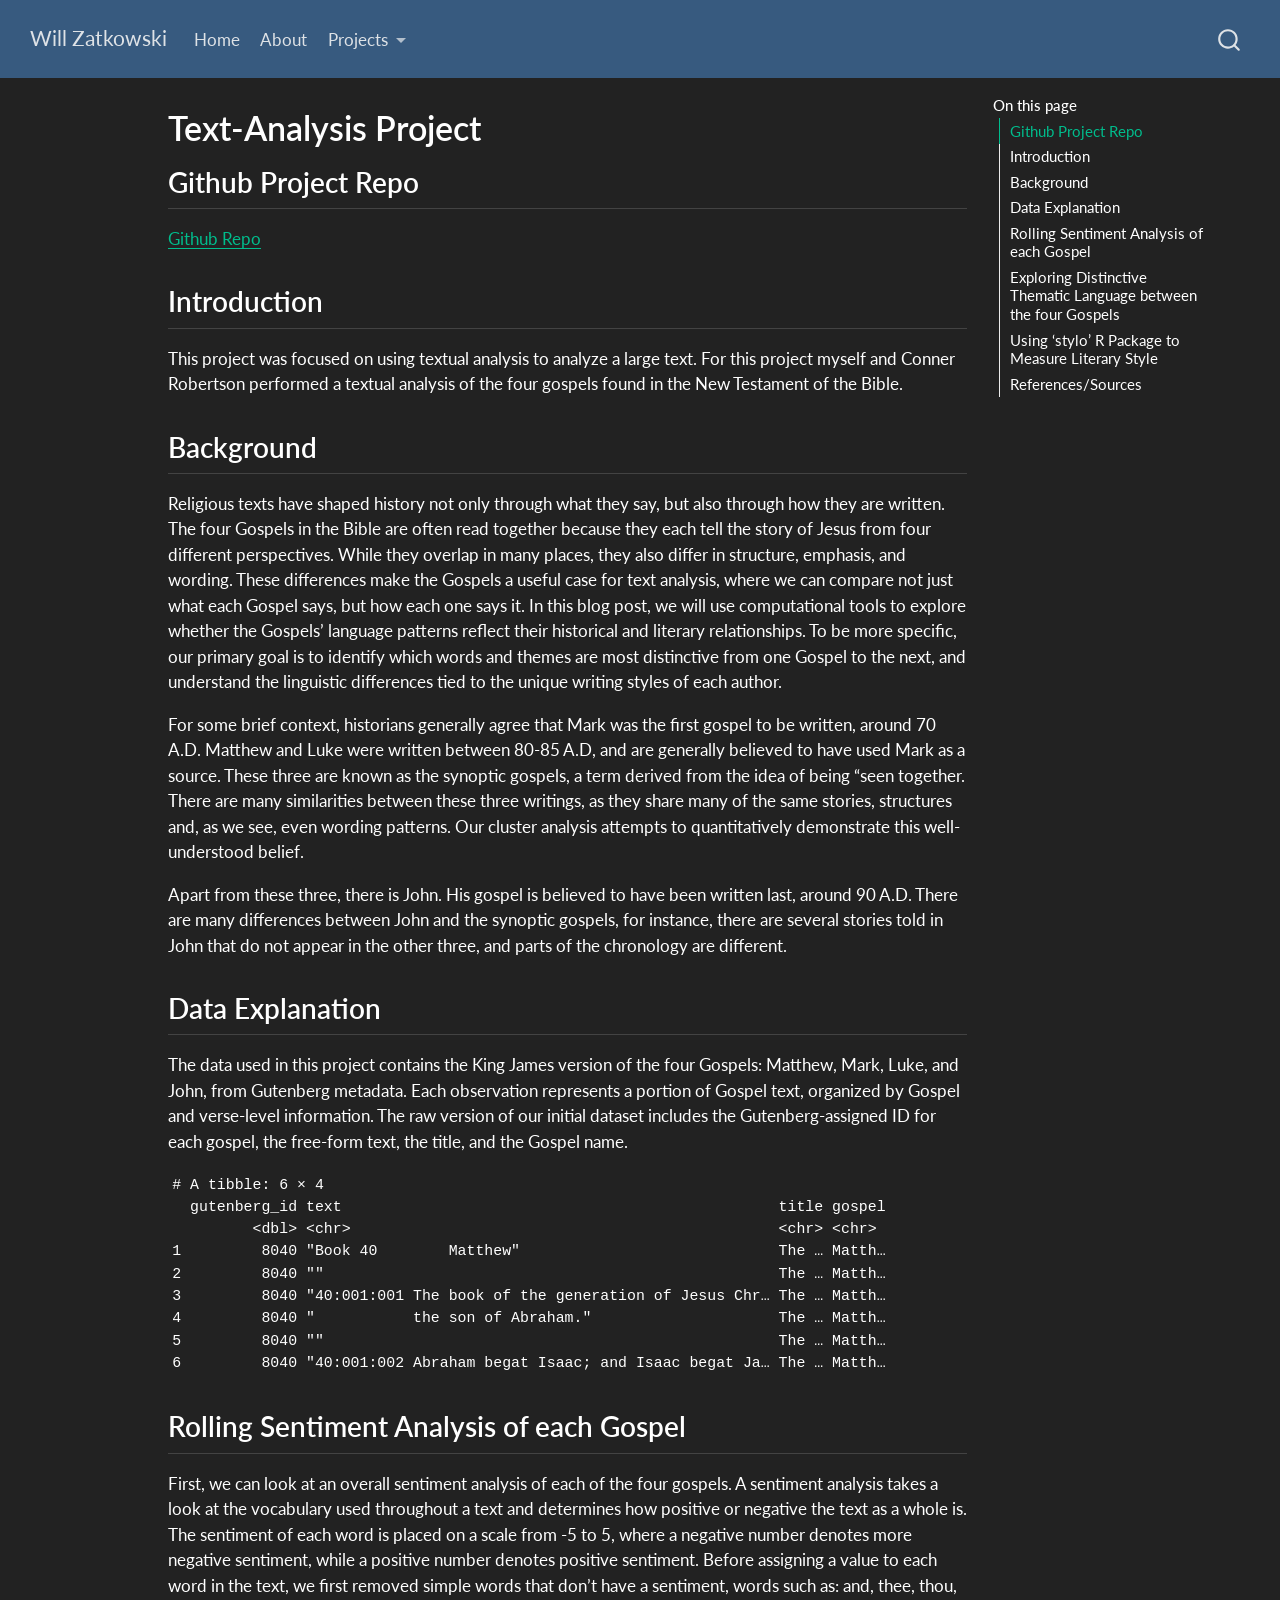
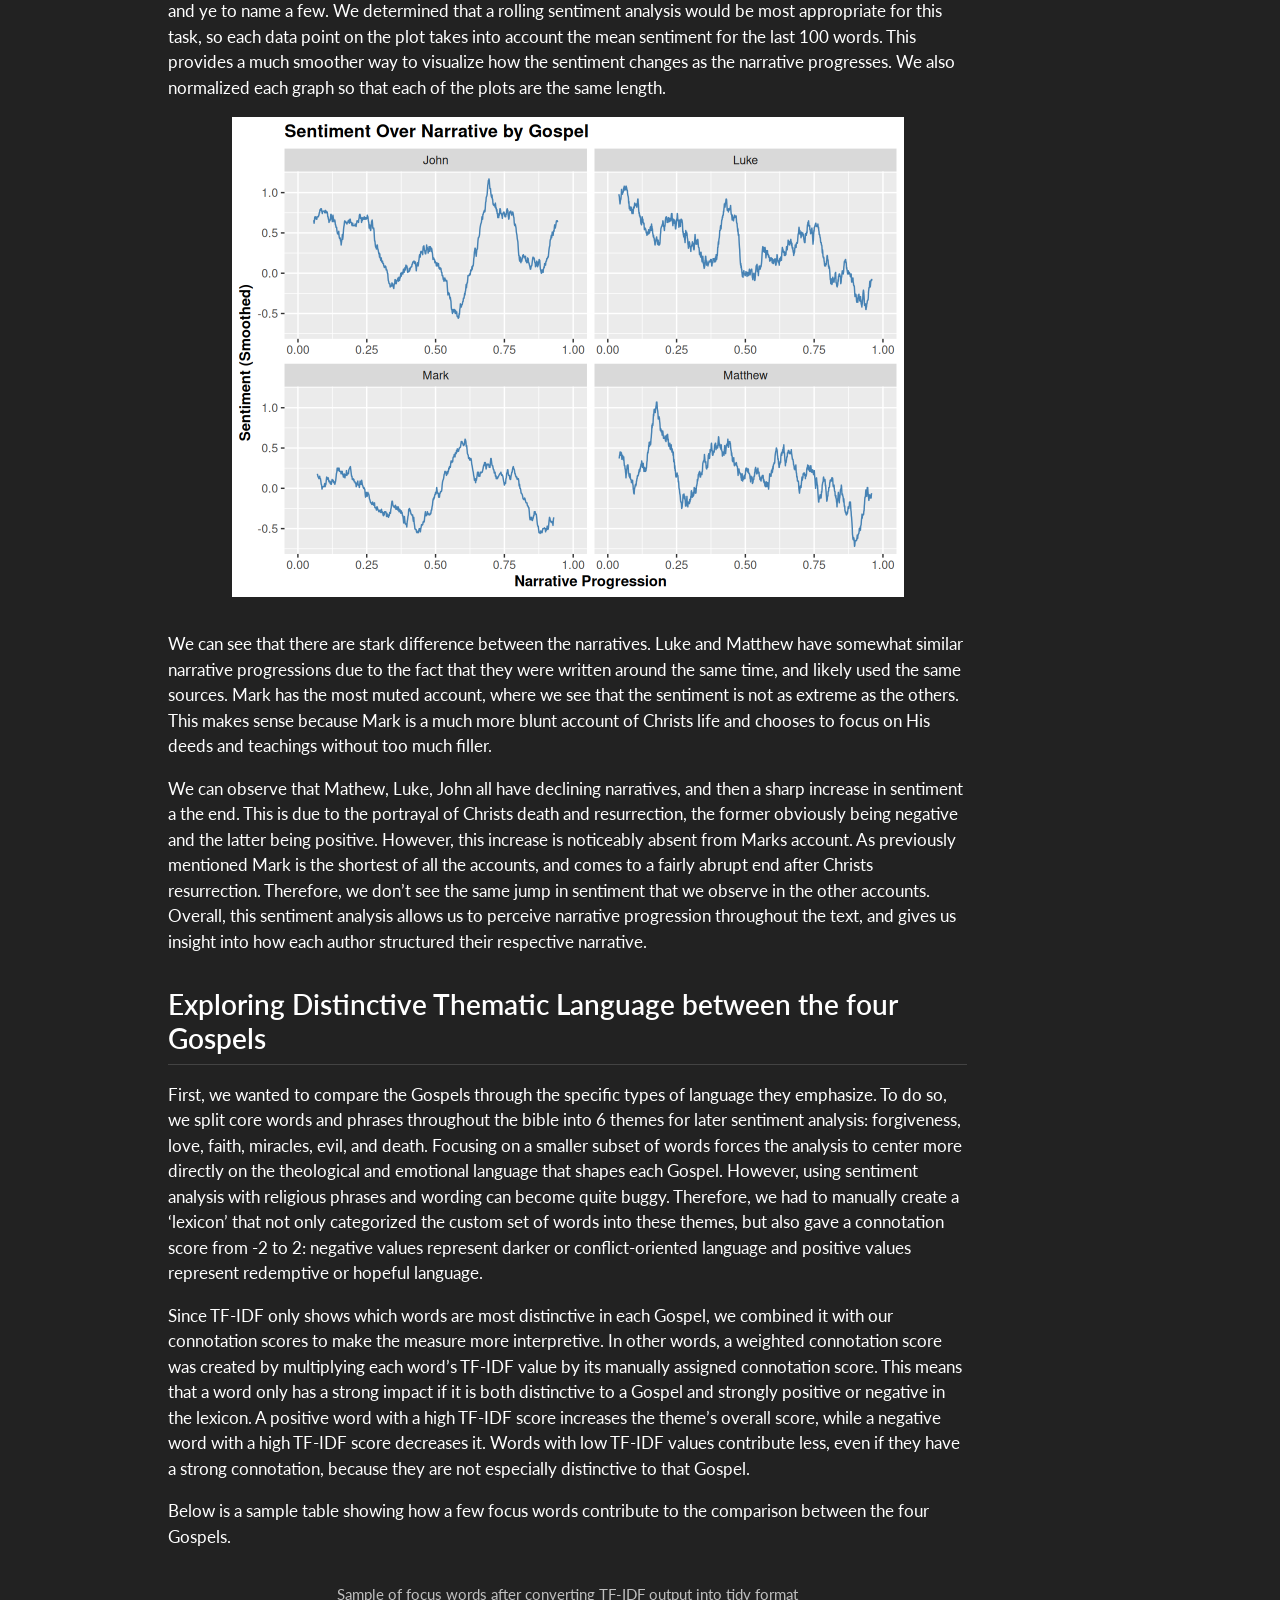
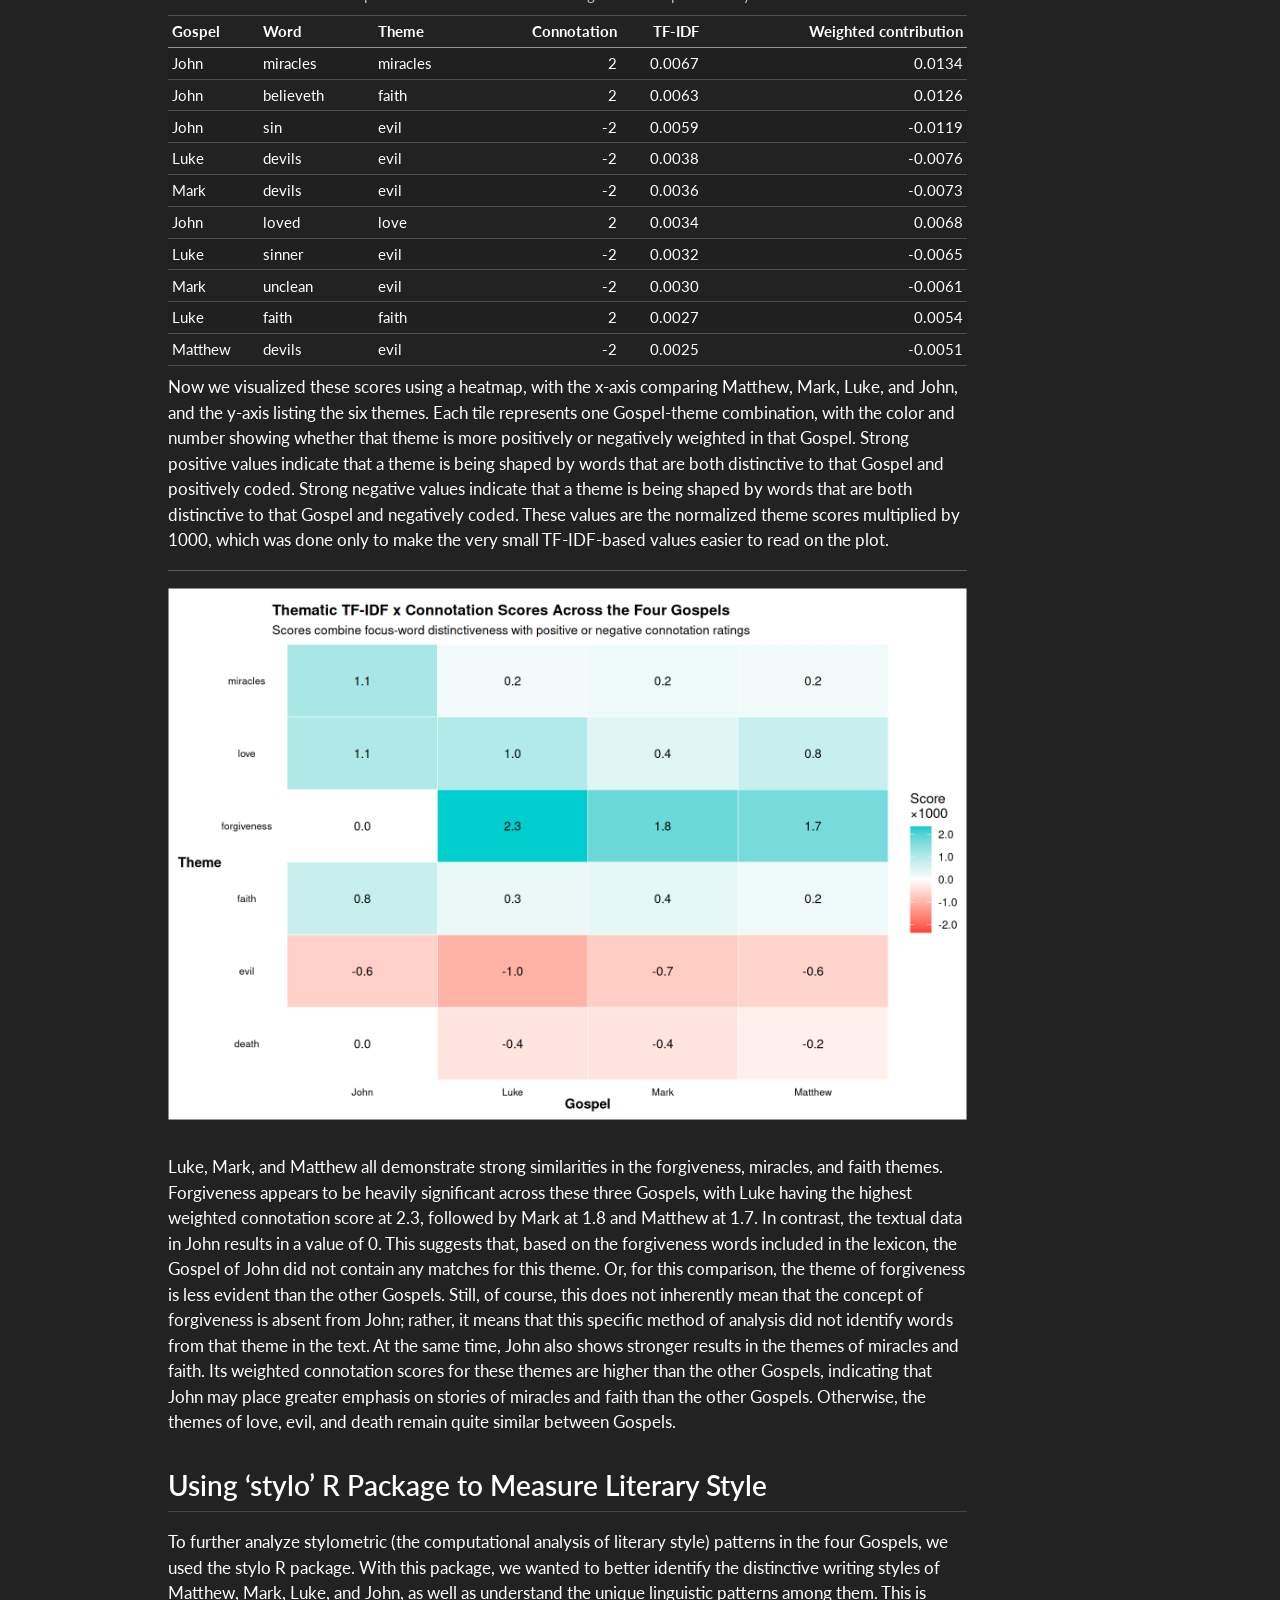
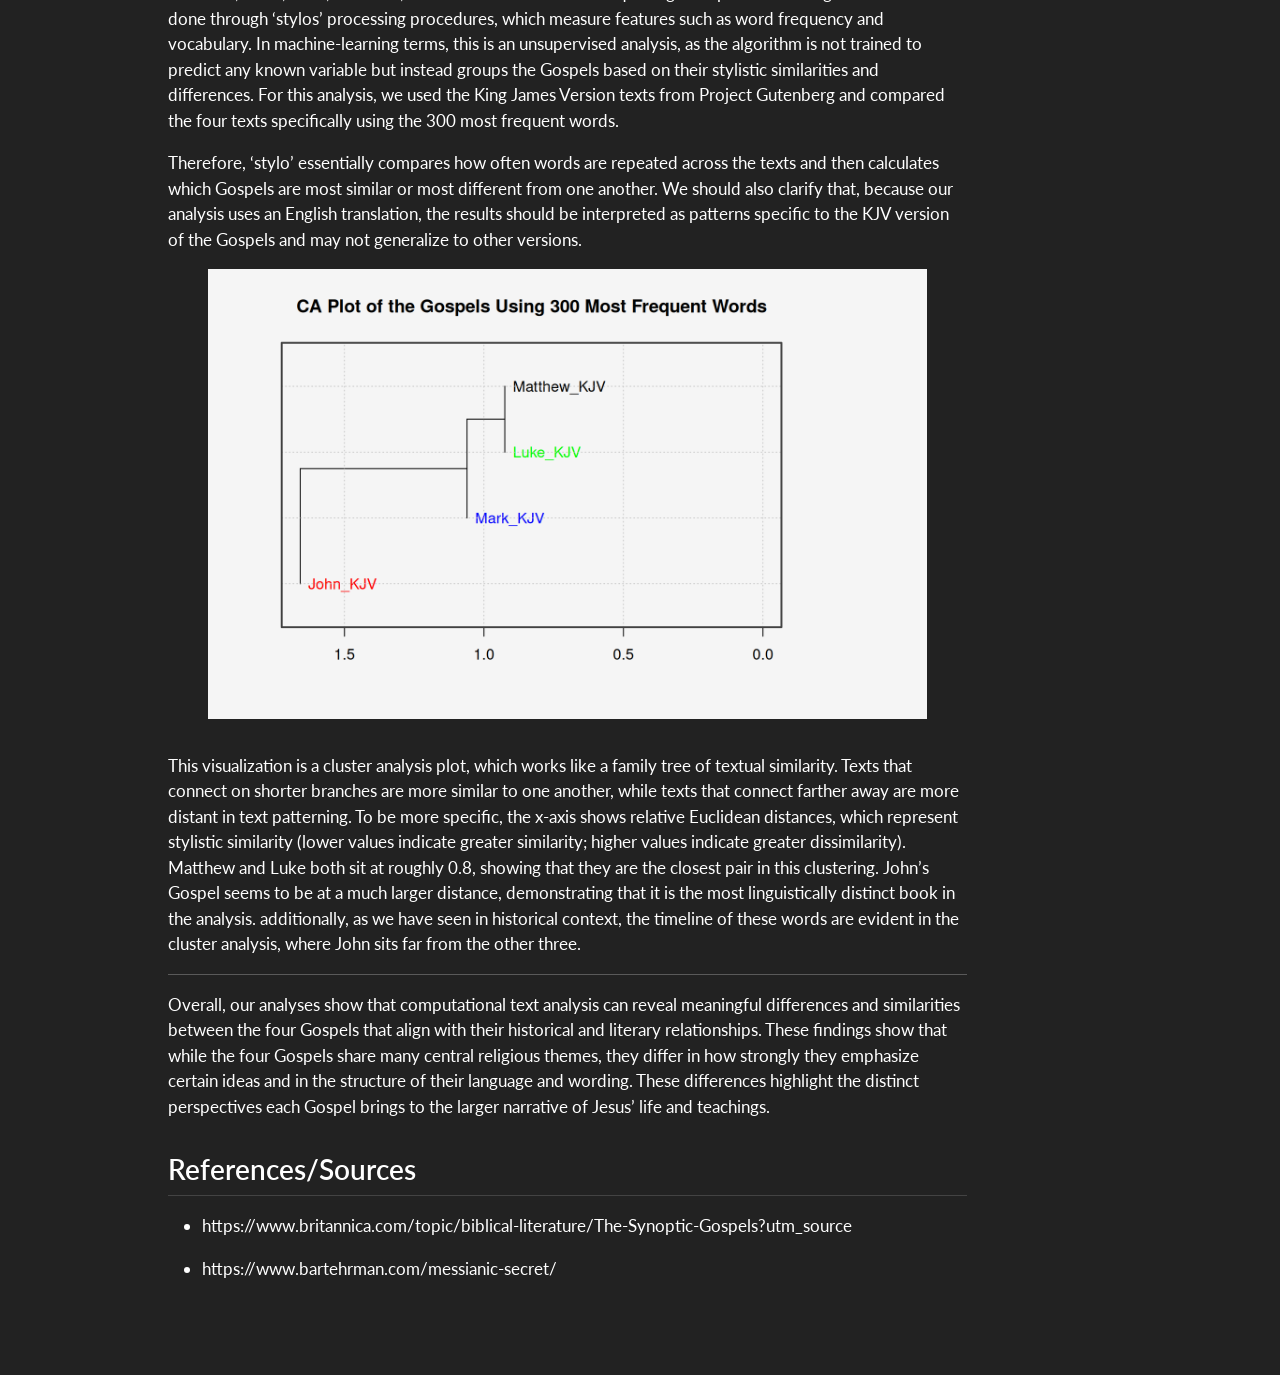
<file: docs/text_analysis_project.html>
<!DOCTYPE html>
<html xmlns="http://www.w3.org/1999/xhtml" lang="en" xml:lang="en"><head>

<meta charset="utf-8">
<meta name="generator" content="quarto-1.8.27">

<meta name="viewport" content="width=device-width, initial-scale=1.0, user-scalable=yes">


<title>Text-Analysis Project – Will Zatkowski</title>
<style>
code{white-space: pre-wrap;}
span.smallcaps{font-variant: small-caps;}
div.columns{display: flex; gap: min(4vw, 1.5em);}
div.column{flex: auto; overflow-x: auto;}
div.hanging-indent{margin-left: 1.5em; text-indent: -1.5em;}
ul.task-list{list-style: none;}
ul.task-list li input[type="checkbox"] {
  width: 0.8em;
  margin: 0 0.8em 0.2em -1em; /* quarto-specific, see https://github.com/quarto-dev/quarto-cli/issues/4556 */ 
  vertical-align: middle;
}
</style>


<script src="site_libs/quarto-nav/quarto-nav.js"></script>
<script src="site_libs/quarto-nav/headroom.min.js"></script>
<script src="site_libs/clipboard/clipboard.min.js"></script>
<script src="site_libs/quarto-search/autocomplete.umd.js"></script>
<script src="site_libs/quarto-search/fuse.min.js"></script>
<script src="site_libs/quarto-search/quarto-search.js"></script>
<meta name="quarto:offset" content="./">
<script src="site_libs/quarto-html/quarto.js" type="module"></script>
<script src="site_libs/quarto-html/tabsets/tabsets.js" type="module"></script>
<script src="site_libs/quarto-html/axe/axe-check.js" type="module"></script>
<script src="site_libs/quarto-html/popper.min.js"></script>
<script src="site_libs/quarto-html/tippy.umd.min.js"></script>
<script src="site_libs/quarto-html/anchor.min.js"></script>
<link href="site_libs/quarto-html/tippy.css" rel="stylesheet">
<link href="site_libs/quarto-html/quarto-syntax-highlighting-dark-4d9afe2b8d18ee9fa5d0d57b5ed4214d.css" rel="stylesheet" id="quarto-text-highlighting-styles">
<script src="site_libs/bootstrap/bootstrap.min.js"></script>
<link href="site_libs/bootstrap/bootstrap-icons.css" rel="stylesheet">
<link href="site_libs/bootstrap/bootstrap-eabbb2bc761cdb3ae61a27d0045cb060.min.css" rel="stylesheet" append-hash="true" id="quarto-bootstrap" data-mode="dark">
<script id="quarto-search-options" type="application/json">{
  "location": "navbar",
  "copy-button": false,
  "collapse-after": 3,
  "panel-placement": "end",
  "type": "overlay",
  "limit": 50,
  "keyboard-shortcut": [
    "f",
    "/",
    "s"
  ],
  "show-item-context": false,
  "language": {
    "search-no-results-text": "No results",
    "search-matching-documents-text": "matching documents",
    "search-copy-link-title": "Copy link to search",
    "search-hide-matches-text": "Hide additional matches",
    "search-more-match-text": "more match in this document",
    "search-more-matches-text": "more matches in this document",
    "search-clear-button-title": "Clear",
    "search-text-placeholder": "",
    "search-detached-cancel-button-title": "Cancel",
    "search-submit-button-title": "Submit",
    "search-label": "Search"
  }
}</script>


<link rel="stylesheet" href="styles.css">
</head>

<body class="nav-fixed quarto-light">

<div id="quarto-search-results"></div>
  <header id="quarto-header" class="headroom fixed-top">
    <nav class="navbar navbar-expand-lg " data-bs-theme="dark">
      <div class="navbar-container container-fluid">
      <div class="navbar-brand-container mx-auto">
    <a class="navbar-brand" href="./index.html">
    <span class="navbar-title">Will Zatkowski</span>
    </a>
  </div>
            <div id="quarto-search" class="" title="Search"></div>
          <button class="navbar-toggler" type="button" data-bs-toggle="collapse" data-bs-target="#navbarCollapse" aria-controls="navbarCollapse" role="menu" aria-expanded="false" aria-label="Toggle navigation" onclick="if (window.quartoToggleHeadroom) { window.quartoToggleHeadroom(); }">
  <span class="navbar-toggler-icon"></span>
</button>
          <div class="collapse navbar-collapse" id="navbarCollapse">
            <ul class="navbar-nav navbar-nav-scroll me-auto">
  <li class="nav-item">
    <a class="nav-link" href="./index.html"> 
<span class="menu-text">Home</span></a>
  </li>  
  <li class="nav-item">
    <a class="nav-link" href="./about.html"> 
<span class="menu-text">About</span></a>
  </li>  
  <li class="nav-item dropdown ">
    <a class="nav-link dropdown-toggle" href="#" id="nav-menu-projects" role="link" data-bs-toggle="dropdown" aria-expanded="false">
 <span class="menu-text">Projects</span>
    </a>
    <ul class="dropdown-menu" aria-labelledby="nav-menu-projects">    
        <li>
    <a class="dropdown-item" href="./sql_project.html">
 <span class="dropdown-text">SQL Project</span></a>
  </li>  
        <li>
    <a class="dropdown-item" href="./text_analysis_project.html">
 <span class="dropdown-text">Text-Analysis Project</span></a>
  </li>  
        <li>
    <a class="dropdown-item" href="./r_package.html">
 <span class="dropdown-text">R Package</span></a>
  </li>  
        <li>
    <a class="dropdown-item" href="./poster_project.html">
 <span class="dropdown-text">Poster Project</span></a>
  </li>  
        <li>
    <a class="dropdown-item" href="./shinyapp_project.html">
 <span class="dropdown-text">Shiny App Project</span></a>
  </li>  
    </ul>
  </li>
</ul>
          </div> <!-- /navcollapse -->
            <div class="quarto-navbar-tools">
</div>
      </div> <!-- /container-fluid -->
    </nav>
</header>
<!-- content -->
<div id="quarto-content" class="quarto-container page-columns page-rows-contents page-layout-article page-navbar">
<!-- sidebar -->
<!-- margin-sidebar -->
    <div id="quarto-margin-sidebar" class="sidebar margin-sidebar">
        <nav id="TOC" role="doc-toc" class="toc-active">
    <h2 id="toc-title">On this page</h2>
   
  <ul>
  <li><a href="#github-project-repo" id="toc-github-project-repo" class="nav-link active" data-scroll-target="#github-project-repo">Github Project Repo</a></li>
  <li><a href="#introduction" id="toc-introduction" class="nav-link" data-scroll-target="#introduction">Introduction</a></li>
  <li><a href="#background" id="toc-background" class="nav-link" data-scroll-target="#background">Background</a></li>
  <li><a href="#data-explanation" id="toc-data-explanation" class="nav-link" data-scroll-target="#data-explanation">Data Explanation</a></li>
  <li><a href="#rolling-sentiment-analysis-of-each-gospel" id="toc-rolling-sentiment-analysis-of-each-gospel" class="nav-link" data-scroll-target="#rolling-sentiment-analysis-of-each-gospel">Rolling Sentiment Analysis of each Gospel</a></li>
  <li><a href="#exploring-distinctive-thematic-language-between-the-four-gospels" id="toc-exploring-distinctive-thematic-language-between-the-four-gospels" class="nav-link" data-scroll-target="#exploring-distinctive-thematic-language-between-the-four-gospels">Exploring Distinctive Thematic Language between the four Gospels</a></li>
  <li><a href="#using-stylo-r-package-to-measure-literary-style" id="toc-using-stylo-r-package-to-measure-literary-style" class="nav-link" data-scroll-target="#using-stylo-r-package-to-measure-literary-style">Using ‘stylo’ R Package to Measure Literary Style</a></li>
  <li><a href="#referencessources" id="toc-referencessources" class="nav-link" data-scroll-target="#referencessources">References/Sources</a></li>
  </ul>
</nav>
    </div>
<!-- main -->
<main class="content" id="quarto-document-content">

<header id="title-block-header" class="quarto-title-block default">
<div class="quarto-title">
<h1 class="title">Text-Analysis Project</h1>
</div>



<div class="quarto-title-meta">

    
  
    
  </div>
  


</header>


<section id="github-project-repo" class="level2">
<h2 class="anchored" data-anchor-id="github-project-repo">Github Project Repo</h2>
<p><a href="https://github.com/willzatkowski/Project_3_TextAnalysis_Team_7">Github Repo</a></p>
</section>
<section id="introduction" class="level2">
<h2 class="anchored" data-anchor-id="introduction">Introduction</h2>
<p>This project was focused on using textual analysis to analyze a large text. For this project myself and Conner Robertson performed a textual analysis of the four gospels found in the New Testament of the Bible.</p>
</section>
<section id="background" class="level2">
<h2 class="anchored" data-anchor-id="background">Background</h2>
<p>Religious texts have shaped history not only through what they say, but also through how they are written. The four Gospels in the Bible are often read together because they each tell the story of Jesus from four different perspectives. While they overlap in many places, they also differ in structure, emphasis, and wording. These differences make the Gospels a useful case for text analysis, where we can compare not just what each Gospel says, but how each one says it. In this blog post, we will use computational tools to explore whether the Gospels’ language patterns reflect their historical and literary relationships. To be more specific, our primary goal is to identify which words and themes are most distinctive from one Gospel to the next, and understand the linguistic differences tied to the unique writing styles of each author.</p>
<p>For some brief context, historians generally agree that Mark was the first gospel to be written, around 70 A.D. Matthew and Luke were written between 80-85 A.D, and are generally believed to have used Mark as a source. These three are known as the synoptic gospels, a term derived from the idea of being “seen together. There are many similarities between these three writings, as they share many of the same stories, structures and, as we see, even wording patterns. Our cluster analysis attempts to quantitatively demonstrate this well-understood belief.</p>
<p>Apart from these three, there is John. His gospel is believed to have been written last, around 90 A.D. There are many differences between John and the synoptic gospels, for instance, there are several stories told in John that do not appear in the other three, and parts of the chronology are different.</p>
</section>
<section id="data-explanation" class="level2">
<h2 class="anchored" data-anchor-id="data-explanation">Data Explanation</h2>
<p>The data used in this project contains the King James version of the four Gospels: Matthew, Mark, Luke, and John, from Gutenberg metadata. Each observation represents a portion of Gospel text, organized by Gospel and verse-level information. The raw version of our initial dataset includes the Gutenberg-assigned ID for each gospel, the free-form text, the title, and the Gospel name.</p>
<div class="cell">
<div class="cell-output cell-output-stdout">
<pre><code># A tibble: 6 × 4
  gutenberg_id text                                                 title gospel
         &lt;dbl&gt; &lt;chr&gt;                                                &lt;chr&gt; &lt;chr&gt; 
1         8040 "Book 40        Matthew"                             The … Matth…
2         8040 ""                                                   The … Matth…
3         8040 "40:001:001 The book of the generation of Jesus Chr… The … Matth…
4         8040 "           the son of Abraham."                     The … Matth…
5         8040 ""                                                   The … Matth…
6         8040 "40:001:002 Abraham begat Isaac; and Isaac begat Ja… The … Matth…</code></pre>
</div>
</div>
</section>
<section id="rolling-sentiment-analysis-of-each-gospel" class="level2">
<h2 class="anchored" data-anchor-id="rolling-sentiment-analysis-of-each-gospel">Rolling Sentiment Analysis of each Gospel</h2>
<p>First, we can look at an overall sentiment analysis of each of the four gospels. A sentiment analysis takes a look at the vocabulary used throughout a text and determines how positive or negative the text as a whole is. The sentiment of each word is placed on a scale from -5 to 5, where a negative number denotes more negative sentiment, while a positive number denotes positive sentiment. Before assigning a value to each word in the text, we first removed simple words that don’t have a sentiment, words such as: and, thee, thou, and ye to name a few. We determined that a rolling sentiment analysis would be most appropriate for this task, so each data point on the plot takes into account the mean sentiment for the last 100 words. This provides a much smoother way to visualize how the sentiment changes as the narrative progresses. We also normalized each graph so that each of the plots are the same length.</p>
<div class="cell" data-layout-align="center">
<div class="cell-output-display">
<div class="quarto-figure quarto-figure-center">
<figure class="figure">
<p><img src="text_analysis_project_files/figure-html/unnamed-chunk-7-1.png" class="img-fluid quarto-figure quarto-figure-center figure-img" width="672"></p>
</figure>
</div>
</div>
</div>
<p>We can see that there are stark difference between the narratives. Luke and Matthew have somewhat similar narrative progressions due to the fact that they were written around the same time, and likely used the same sources. Mark has the most muted account, where we see that the sentiment is not as extreme as the others. This makes sense because Mark is a much more blunt account of Christs life and chooses to focus on His deeds and teachings without too much filler.</p>
<p>We can observe that Mathew, Luke, John all have declining narratives, and then a sharp increase in sentiment a the end. This is due to the portrayal of Christs death and resurrection, the former obviously being negative and the latter being positive. However, this increase is noticeably absent from Marks account. As previously mentioned Mark is the shortest of all the accounts, and comes to a fairly abrupt end after Christs resurrection. Therefore, we don’t see the same jump in sentiment that we observe in the other accounts. Overall, this sentiment analysis allows us to perceive narrative progression throughout the text, and gives us insight into how each author structured their respective narrative.</p>
</section>
<section id="exploring-distinctive-thematic-language-between-the-four-gospels" class="level2">
<h2 class="anchored" data-anchor-id="exploring-distinctive-thematic-language-between-the-four-gospels">Exploring Distinctive Thematic Language between the four Gospels</h2>
<p>First, we wanted to compare the Gospels through the specific types of language they emphasize. To do so, we split core words and phrases throughout the bible into 6 themes for later sentiment analysis: forgiveness, love, faith, miracles, evil, and death. Focusing on a smaller subset of words forces the analysis to center more directly on the theological and emotional language that shapes each Gospel. However, using sentiment analysis with religious phrases and wording can become quite buggy. Therefore, we had to manually create a ‘lexicon’ that not only categorized the custom set of words into these themes, but also gave a connotation score from -2 to 2: negative values represent darker or conflict-oriented language and positive values represent redemptive or hopeful language.</p>
<p>Since TF-IDF only shows which words are most distinctive in each Gospel, we combined it with our connotation scores to make the measure more interpretive. In other words, a weighted connotation score was created by multiplying each word’s TF-IDF value by its manually assigned connotation score. This means that a word only has a strong impact if it is both distinctive to a Gospel and strongly positive or negative in the lexicon. A positive word with a high TF-IDF score increases the theme’s overall score, while a negative word with a high TF-IDF score decreases it. Words with low TF-IDF values contribute less, even if they have a strong connotation, because they are not especially distinctive to that Gospel.</p>
<p>Below is a sample table showing how a few focus words contribute to the comparison between the four Gospels.</p>
<div class="cell">
<div class="cell-output-display">
<table class="caption-top table table-sm table-striped small">
<caption>Sample of focus words after converting TF-IDF output into tidy format</caption>
<colgroup>
<col style="width: 11%">
<col style="width: 14%">
<col style="width: 13%">
<col style="width: 17%">
<col style="width: 10%">
<col style="width: 32%">
</colgroup>
<thead>
<tr class="header">
<th style="text-align: left;">Gospel</th>
<th style="text-align: left;">Word</th>
<th style="text-align: left;">Theme</th>
<th style="text-align: right;">Connotation</th>
<th style="text-align: right;">TF-IDF</th>
<th style="text-align: right;">Weighted contribution</th>
</tr>
</thead>
<tbody>
<tr class="odd">
<td style="text-align: left;">John</td>
<td style="text-align: left;">miracles</td>
<td style="text-align: left;">miracles</td>
<td style="text-align: right;">2</td>
<td style="text-align: right;">0.0067</td>
<td style="text-align: right;">0.0134</td>
</tr>
<tr class="even">
<td style="text-align: left;">John</td>
<td style="text-align: left;">believeth</td>
<td style="text-align: left;">faith</td>
<td style="text-align: right;">2</td>
<td style="text-align: right;">0.0063</td>
<td style="text-align: right;">0.0126</td>
</tr>
<tr class="odd">
<td style="text-align: left;">John</td>
<td style="text-align: left;">sin</td>
<td style="text-align: left;">evil</td>
<td style="text-align: right;">-2</td>
<td style="text-align: right;">0.0059</td>
<td style="text-align: right;">-0.0119</td>
</tr>
<tr class="even">
<td style="text-align: left;">Luke</td>
<td style="text-align: left;">devils</td>
<td style="text-align: left;">evil</td>
<td style="text-align: right;">-2</td>
<td style="text-align: right;">0.0038</td>
<td style="text-align: right;">-0.0076</td>
</tr>
<tr class="odd">
<td style="text-align: left;">Mark</td>
<td style="text-align: left;">devils</td>
<td style="text-align: left;">evil</td>
<td style="text-align: right;">-2</td>
<td style="text-align: right;">0.0036</td>
<td style="text-align: right;">-0.0073</td>
</tr>
<tr class="even">
<td style="text-align: left;">John</td>
<td style="text-align: left;">loved</td>
<td style="text-align: left;">love</td>
<td style="text-align: right;">2</td>
<td style="text-align: right;">0.0034</td>
<td style="text-align: right;">0.0068</td>
</tr>
<tr class="odd">
<td style="text-align: left;">Luke</td>
<td style="text-align: left;">sinner</td>
<td style="text-align: left;">evil</td>
<td style="text-align: right;">-2</td>
<td style="text-align: right;">0.0032</td>
<td style="text-align: right;">-0.0065</td>
</tr>
<tr class="even">
<td style="text-align: left;">Mark</td>
<td style="text-align: left;">unclean</td>
<td style="text-align: left;">evil</td>
<td style="text-align: right;">-2</td>
<td style="text-align: right;">0.0030</td>
<td style="text-align: right;">-0.0061</td>
</tr>
<tr class="odd">
<td style="text-align: left;">Luke</td>
<td style="text-align: left;">faith</td>
<td style="text-align: left;">faith</td>
<td style="text-align: right;">2</td>
<td style="text-align: right;">0.0027</td>
<td style="text-align: right;">0.0054</td>
</tr>
<tr class="even">
<td style="text-align: left;">Matthew</td>
<td style="text-align: left;">devils</td>
<td style="text-align: left;">evil</td>
<td style="text-align: right;">-2</td>
<td style="text-align: right;">0.0025</td>
<td style="text-align: right;">-0.0051</td>
</tr>
</tbody>
</table>
</div>
</div>
<p>Now we visualized these scores using a heatmap, with the x-axis comparing Matthew, Mark, Luke, and John, and the y-axis listing the six themes. Each tile represents one Gospel-theme combination, with the color and number showing whether that theme is more positively or negatively weighted in that Gospel. Strong positive values indicate that a theme is being shaped by words that are both distinctive to that Gospel and positively coded. Strong negative values indicate that a theme is being shaped by words that are both distinctive to that Gospel and negatively coded. These values are the normalized theme scores multiplied by 1000, which was done only to make the very small TF-IDF-based values easier to read on the plot.</p>
<hr>
<div class="cell" data-layout-align="center">
<div class="cell-output-display">
<div class="quarto-figure quarto-figure-center">
<figure class="figure">
<p><img src="text_analysis_project_files/figure-html/unnamed-chunk-15-1.png" class="img-fluid quarto-figure quarto-figure-center figure-img" width="864"></p>
</figure>
</div>
</div>
</div>
<p>Luke, Mark, and Matthew all demonstrate strong similarities in the forgiveness, miracles, and faith themes. Forgiveness appears to be heavily significant across these three Gospels, with Luke having the highest weighted connotation score at 2.3, followed by Mark at 1.8 and Matthew at 1.7. In contrast, the textual data in John results in a value of 0. This suggests that, based on the forgiveness words included in the lexicon, the Gospel of John did not contain any matches for this theme. Or, for this comparison, the theme of forgiveness is less evident than the other Gospels. Still, of course, this does not inherently mean that the concept of forgiveness is absent from John; rather, it means that this specific method of analysis did not identify words from that theme in the text. At the same time, John also shows stronger results in the themes of miracles and faith. Its weighted connotation scores for these themes are higher than the other Gospels, indicating that John may place greater emphasis on stories of miracles and faith than the other Gospels. Otherwise, the themes of love, evil, and death remain quite similar between Gospels.</p>
</section>
<section id="using-stylo-r-package-to-measure-literary-style" class="level2">
<h2 class="anchored" data-anchor-id="using-stylo-r-package-to-measure-literary-style">Using ‘stylo’ R Package to Measure Literary Style</h2>
<p>To further analyze stylometric (the computational analysis of literary style) patterns in the four Gospels, we used the stylo R package. With this package, we wanted to better identify the distinctive writing styles of Matthew, Mark, Luke, and John, as well as understand the unique linguistic patterns among them. This is done through ‘stylos’ processing procedures, which measure features such as word frequency and vocabulary. In machine-learning terms, this is an unsupervised analysis, as the algorithm is not trained to predict any known variable but instead groups the Gospels based on their stylistic similarities and differences. For this analysis, we used the King James Version texts from Project Gutenberg and compared the four texts specifically using the 300 most frequent words.</p>
<p>Therefore, ‘stylo’ essentially compares how often words are repeated across the texts and then calculates which Gospels are most similar or most different from one another. We should also clarify that, because our analysis uses an English translation, the results should be interpreted as patterns specific to the KJV version of the Gospels and may not generalize to other versions.</p>
<div class="cell" data-layout-align="center">
<div class="cell-output-display">
<div class="quarto-figure quarto-figure-center">
<figure class="figure">
<p><img src="text_analysis_project_files/figure-html/unnamed-chunk-21-1.png" class="img-fluid quarto-figure quarto-figure-center figure-img" style="width:90.0%"></p>
</figure>
</div>
</div>
</div>
<p>This visualization is a cluster analysis plot, which works like a family tree of textual similarity. Texts that connect on shorter branches are more similar to one another, while texts that connect farther away are more distant in text patterning. To be more specific, the x-axis shows relative Euclidean distances, which represent stylistic similarity (lower values indicate greater similarity; higher values indicate greater dissimilarity). Matthew and Luke both sit at roughly 0.8, showing that they are the closest pair in this clustering. John’s Gospel seems to be at a much larger distance, demonstrating that it is the most linguistically distinct book in the analysis. additionally, as we have seen in historical context, the timeline of these words are evident in the cluster analysis, where John sits far from the other three.</p>
<hr>
<p>Overall, our analyses show that computational text analysis can reveal meaningful differences and similarities between the four Gospels that align with their historical and literary relationships. These findings show that while the four Gospels share many central religious themes, they differ in how strongly they emphasize certain ideas and in the structure of their language and wording. These differences highlight the distinct perspectives each Gospel brings to the larger narrative of Jesus’ life and teachings.</p>
</section>
<section id="referencessources" class="level2">
<h2 class="anchored" data-anchor-id="referencessources">References/Sources</h2>
<ul>
<li><p>https://www.britannica.com/topic/biblical-literature/The-Synoptic-Gospels?utm_source</p></li>
<li><p>https://www.bartehrman.com/messianic-secret/</p></li>
</ul>


</section>

</main> <!-- /main -->
<script id="quarto-html-after-body" type="application/javascript">
  window.document.addEventListener("DOMContentLoaded", function (event) {
    const icon = "";
    const anchorJS = new window.AnchorJS();
    anchorJS.options = {
      placement: 'right',
      icon: icon
    };
    anchorJS.add('.anchored');
    const isCodeAnnotation = (el) => {
      for (const clz of el.classList) {
        if (clz.startsWith('code-annotation-')) {                     
          return true;
        }
      }
      return false;
    }
    const onCopySuccess = function(e) {
      // button target
      const button = e.trigger;
      // don't keep focus
      button.blur();
      // flash "checked"
      button.classList.add('code-copy-button-checked');
      var currentTitle = button.getAttribute("title");
      button.setAttribute("title", "Copied!");
      let tooltip;
      if (window.bootstrap) {
        button.setAttribute("data-bs-toggle", "tooltip");
        button.setAttribute("data-bs-placement", "left");
        button.setAttribute("data-bs-title", "Copied!");
        tooltip = new bootstrap.Tooltip(button, 
          { trigger: "manual", 
            customClass: "code-copy-button-tooltip",
            offset: [0, -8]});
        tooltip.show();    
      }
      setTimeout(function() {
        if (tooltip) {
          tooltip.hide();
          button.removeAttribute("data-bs-title");
          button.removeAttribute("data-bs-toggle");
          button.removeAttribute("data-bs-placement");
        }
        button.setAttribute("title", currentTitle);
        button.classList.remove('code-copy-button-checked');
      }, 1000);
      // clear code selection
      e.clearSelection();
    }
    const getTextToCopy = function(trigger) {
      const outerScaffold = trigger.parentElement.cloneNode(true);
      const codeEl = outerScaffold.querySelector('code');
      for (const childEl of codeEl.children) {
        if (isCodeAnnotation(childEl)) {
          childEl.remove();
        }
      }
      return codeEl.innerText;
    }
    const clipboard = new window.ClipboardJS('.code-copy-button:not([data-in-quarto-modal])', {
      text: getTextToCopy
    });
    clipboard.on('success', onCopySuccess);
    if (window.document.getElementById('quarto-embedded-source-code-modal')) {
      const clipboardModal = new window.ClipboardJS('.code-copy-button[data-in-quarto-modal]', {
        text: getTextToCopy,
        container: window.document.getElementById('quarto-embedded-source-code-modal')
      });
      clipboardModal.on('success', onCopySuccess);
    }
      var localhostRegex = new RegExp(/^(?:http|https):\/\/localhost\:?[0-9]*\//);
      var mailtoRegex = new RegExp(/^mailto:/);
        var filterRegex = new RegExp('/' + window.location.host + '/');
      var isInternal = (href) => {
          return filterRegex.test(href) || localhostRegex.test(href) || mailtoRegex.test(href);
      }
      // Inspect non-navigation links and adorn them if external
     var links = window.document.querySelectorAll('a[href]:not(.nav-link):not(.navbar-brand):not(.toc-action):not(.sidebar-link):not(.sidebar-item-toggle):not(.pagination-link):not(.no-external):not([aria-hidden]):not(.dropdown-item):not(.quarto-navigation-tool):not(.about-link)');
      for (var i=0; i<links.length; i++) {
        const link = links[i];
        if (!isInternal(link.href)) {
          // undo the damage that might have been done by quarto-nav.js in the case of
          // links that we want to consider external
          if (link.dataset.originalHref !== undefined) {
            link.href = link.dataset.originalHref;
          }
        }
      }
    function tippyHover(el, contentFn, onTriggerFn, onUntriggerFn) {
      const config = {
        allowHTML: true,
        maxWidth: 500,
        delay: 100,
        arrow: false,
        appendTo: function(el) {
            return el.parentElement;
        },
        interactive: true,
        interactiveBorder: 10,
        theme: 'quarto',
        placement: 'bottom-start',
      };
      if (contentFn) {
        config.content = contentFn;
      }
      if (onTriggerFn) {
        config.onTrigger = onTriggerFn;
      }
      if (onUntriggerFn) {
        config.onUntrigger = onUntriggerFn;
      }
      window.tippy(el, config); 
    }
    const noterefs = window.document.querySelectorAll('a[role="doc-noteref"]');
    for (var i=0; i<noterefs.length; i++) {
      const ref = noterefs[i];
      tippyHover(ref, function() {
        // use id or data attribute instead here
        let href = ref.getAttribute('data-footnote-href') || ref.getAttribute('href');
        try { href = new URL(href).hash; } catch {}
        const id = href.replace(/^#\/?/, "");
        const note = window.document.getElementById(id);
        if (note) {
          return note.innerHTML;
        } else {
          return "";
        }
      });
    }
    const xrefs = window.document.querySelectorAll('a.quarto-xref');
    const processXRef = (id, note) => {
      // Strip column container classes
      const stripColumnClz = (el) => {
        el.classList.remove("page-full", "page-columns");
        if (el.children) {
          for (const child of el.children) {
            stripColumnClz(child);
          }
        }
      }
      stripColumnClz(note)
      if (id === null || id.startsWith('sec-')) {
        // Special case sections, only their first couple elements
        const container = document.createElement("div");
        if (note.children && note.children.length > 2) {
          container.appendChild(note.children[0].cloneNode(true));
          for (let i = 1; i < note.children.length; i++) {
            const child = note.children[i];
            if (child.tagName === "P" && child.innerText === "") {
              continue;
            } else {
              container.appendChild(child.cloneNode(true));
              break;
            }
          }
          if (window.Quarto?.typesetMath) {
            window.Quarto.typesetMath(container);
          }
          return container.innerHTML
        } else {
          if (window.Quarto?.typesetMath) {
            window.Quarto.typesetMath(note);
          }
          return note.innerHTML;
        }
      } else {
        // Remove any anchor links if they are present
        const anchorLink = note.querySelector('a.anchorjs-link');
        if (anchorLink) {
          anchorLink.remove();
        }
        if (window.Quarto?.typesetMath) {
          window.Quarto.typesetMath(note);
        }
        if (note.classList.contains("callout")) {
          return note.outerHTML;
        } else {
          return note.innerHTML;
        }
      }
    }
    for (var i=0; i<xrefs.length; i++) {
      const xref = xrefs[i];
      tippyHover(xref, undefined, function(instance) {
        instance.disable();
        let url = xref.getAttribute('href');
        let hash = undefined; 
        if (url.startsWith('#')) {
          hash = url;
        } else {
          try { hash = new URL(url).hash; } catch {}
        }
        if (hash) {
          const id = hash.replace(/^#\/?/, "");
          const note = window.document.getElementById(id);
          if (note !== null) {
            try {
              const html = processXRef(id, note.cloneNode(true));
              instance.setContent(html);
            } finally {
              instance.enable();
              instance.show();
            }
          } else {
            // See if we can fetch this
            fetch(url.split('#')[0])
            .then(res => res.text())
            .then(html => {
              const parser = new DOMParser();
              const htmlDoc = parser.parseFromString(html, "text/html");
              const note = htmlDoc.getElementById(id);
              if (note !== null) {
                const html = processXRef(id, note);
                instance.setContent(html);
              } 
            }).finally(() => {
              instance.enable();
              instance.show();
            });
          }
        } else {
          // See if we can fetch a full url (with no hash to target)
          // This is a special case and we should probably do some content thinning / targeting
          fetch(url)
          .then(res => res.text())
          .then(html => {
            const parser = new DOMParser();
            const htmlDoc = parser.parseFromString(html, "text/html");
            const note = htmlDoc.querySelector('main.content');
            if (note !== null) {
              // This should only happen for chapter cross references
              // (since there is no id in the URL)
              // remove the first header
              if (note.children.length > 0 && note.children[0].tagName === "HEADER") {
                note.children[0].remove();
              }
              const html = processXRef(null, note);
              instance.setContent(html);
            } 
          }).finally(() => {
            instance.enable();
            instance.show();
          });
        }
      }, function(instance) {
      });
    }
        let selectedAnnoteEl;
        const selectorForAnnotation = ( cell, annotation) => {
          let cellAttr = 'data-code-cell="' + cell + '"';
          let lineAttr = 'data-code-annotation="' +  annotation + '"';
          const selector = 'span[' + cellAttr + '][' + lineAttr + ']';
          return selector;
        }
        const selectCodeLines = (annoteEl) => {
          const doc = window.document;
          const targetCell = annoteEl.getAttribute("data-target-cell");
          const targetAnnotation = annoteEl.getAttribute("data-target-annotation");
          const annoteSpan = window.document.querySelector(selectorForAnnotation(targetCell, targetAnnotation));
          const lines = annoteSpan.getAttribute("data-code-lines").split(",");
          const lineIds = lines.map((line) => {
            return targetCell + "-" + line;
          })
          let top = null;
          let height = null;
          let parent = null;
          if (lineIds.length > 0) {
              //compute the position of the single el (top and bottom and make a div)
              const el = window.document.getElementById(lineIds[0]);
              top = el.offsetTop;
              height = el.offsetHeight;
              parent = el.parentElement.parentElement;
            if (lineIds.length > 1) {
              const lastEl = window.document.getElementById(lineIds[lineIds.length - 1]);
              const bottom = lastEl.offsetTop + lastEl.offsetHeight;
              height = bottom - top;
            }
            if (top !== null && height !== null && parent !== null) {
              // cook up a div (if necessary) and position it 
              let div = window.document.getElementById("code-annotation-line-highlight");
              if (div === null) {
                div = window.document.createElement("div");
                div.setAttribute("id", "code-annotation-line-highlight");
                div.style.position = 'absolute';
                parent.appendChild(div);
              }
              div.style.top = top - 2 + "px";
              div.style.height = height + 4 + "px";
              div.style.left = 0;
              let gutterDiv = window.document.getElementById("code-annotation-line-highlight-gutter");
              if (gutterDiv === null) {
                gutterDiv = window.document.createElement("div");
                gutterDiv.setAttribute("id", "code-annotation-line-highlight-gutter");
                gutterDiv.style.position = 'absolute';
                const codeCell = window.document.getElementById(targetCell);
                const gutter = codeCell.querySelector('.code-annotation-gutter');
                gutter.appendChild(gutterDiv);
              }
              gutterDiv.style.top = top - 2 + "px";
              gutterDiv.style.height = height + 4 + "px";
            }
            selectedAnnoteEl = annoteEl;
          }
        };
        const unselectCodeLines = () => {
          const elementsIds = ["code-annotation-line-highlight", "code-annotation-line-highlight-gutter"];
          elementsIds.forEach((elId) => {
            const div = window.document.getElementById(elId);
            if (div) {
              div.remove();
            }
          });
          selectedAnnoteEl = undefined;
        };
          // Handle positioning of the toggle
      window.addEventListener(
        "resize",
        throttle(() => {
          elRect = undefined;
          if (selectedAnnoteEl) {
            selectCodeLines(selectedAnnoteEl);
          }
        }, 10)
      );
      function throttle(fn, ms) {
      let throttle = false;
      let timer;
        return (...args) => {
          if(!throttle) { // first call gets through
              fn.apply(this, args);
              throttle = true;
          } else { // all the others get throttled
              if(timer) clearTimeout(timer); // cancel #2
              timer = setTimeout(() => {
                fn.apply(this, args);
                timer = throttle = false;
              }, ms);
          }
        };
      }
        // Attach click handler to the DT
        const annoteDls = window.document.querySelectorAll('dt[data-target-cell]');
        for (const annoteDlNode of annoteDls) {
          annoteDlNode.addEventListener('click', (event) => {
            const clickedEl = event.target;
            if (clickedEl !== selectedAnnoteEl) {
              unselectCodeLines();
              const activeEl = window.document.querySelector('dt[data-target-cell].code-annotation-active');
              if (activeEl) {
                activeEl.classList.remove('code-annotation-active');
              }
              selectCodeLines(clickedEl);
              clickedEl.classList.add('code-annotation-active');
            } else {
              // Unselect the line
              unselectCodeLines();
              clickedEl.classList.remove('code-annotation-active');
            }
          });
        }
    const findCites = (el) => {
      const parentEl = el.parentElement;
      if (parentEl) {
        const cites = parentEl.dataset.cites;
        if (cites) {
          return {
            el,
            cites: cites.split(' ')
          };
        } else {
          return findCites(el.parentElement)
        }
      } else {
        return undefined;
      }
    };
    var bibliorefs = window.document.querySelectorAll('a[role="doc-biblioref"]');
    for (var i=0; i<bibliorefs.length; i++) {
      const ref = bibliorefs[i];
      const citeInfo = findCites(ref);
      if (citeInfo) {
        tippyHover(citeInfo.el, function() {
          var popup = window.document.createElement('div');
          citeInfo.cites.forEach(function(cite) {
            var citeDiv = window.document.createElement('div');
            citeDiv.classList.add('hanging-indent');
            citeDiv.classList.add('csl-entry');
            var biblioDiv = window.document.getElementById('ref-' + cite);
            if (biblioDiv) {
              citeDiv.innerHTML = biblioDiv.innerHTML;
            }
            popup.appendChild(citeDiv);
          });
          return popup.innerHTML;
        });
      }
    }
  });
  </script>
</div> <!-- /content -->




</body></html>
</file>
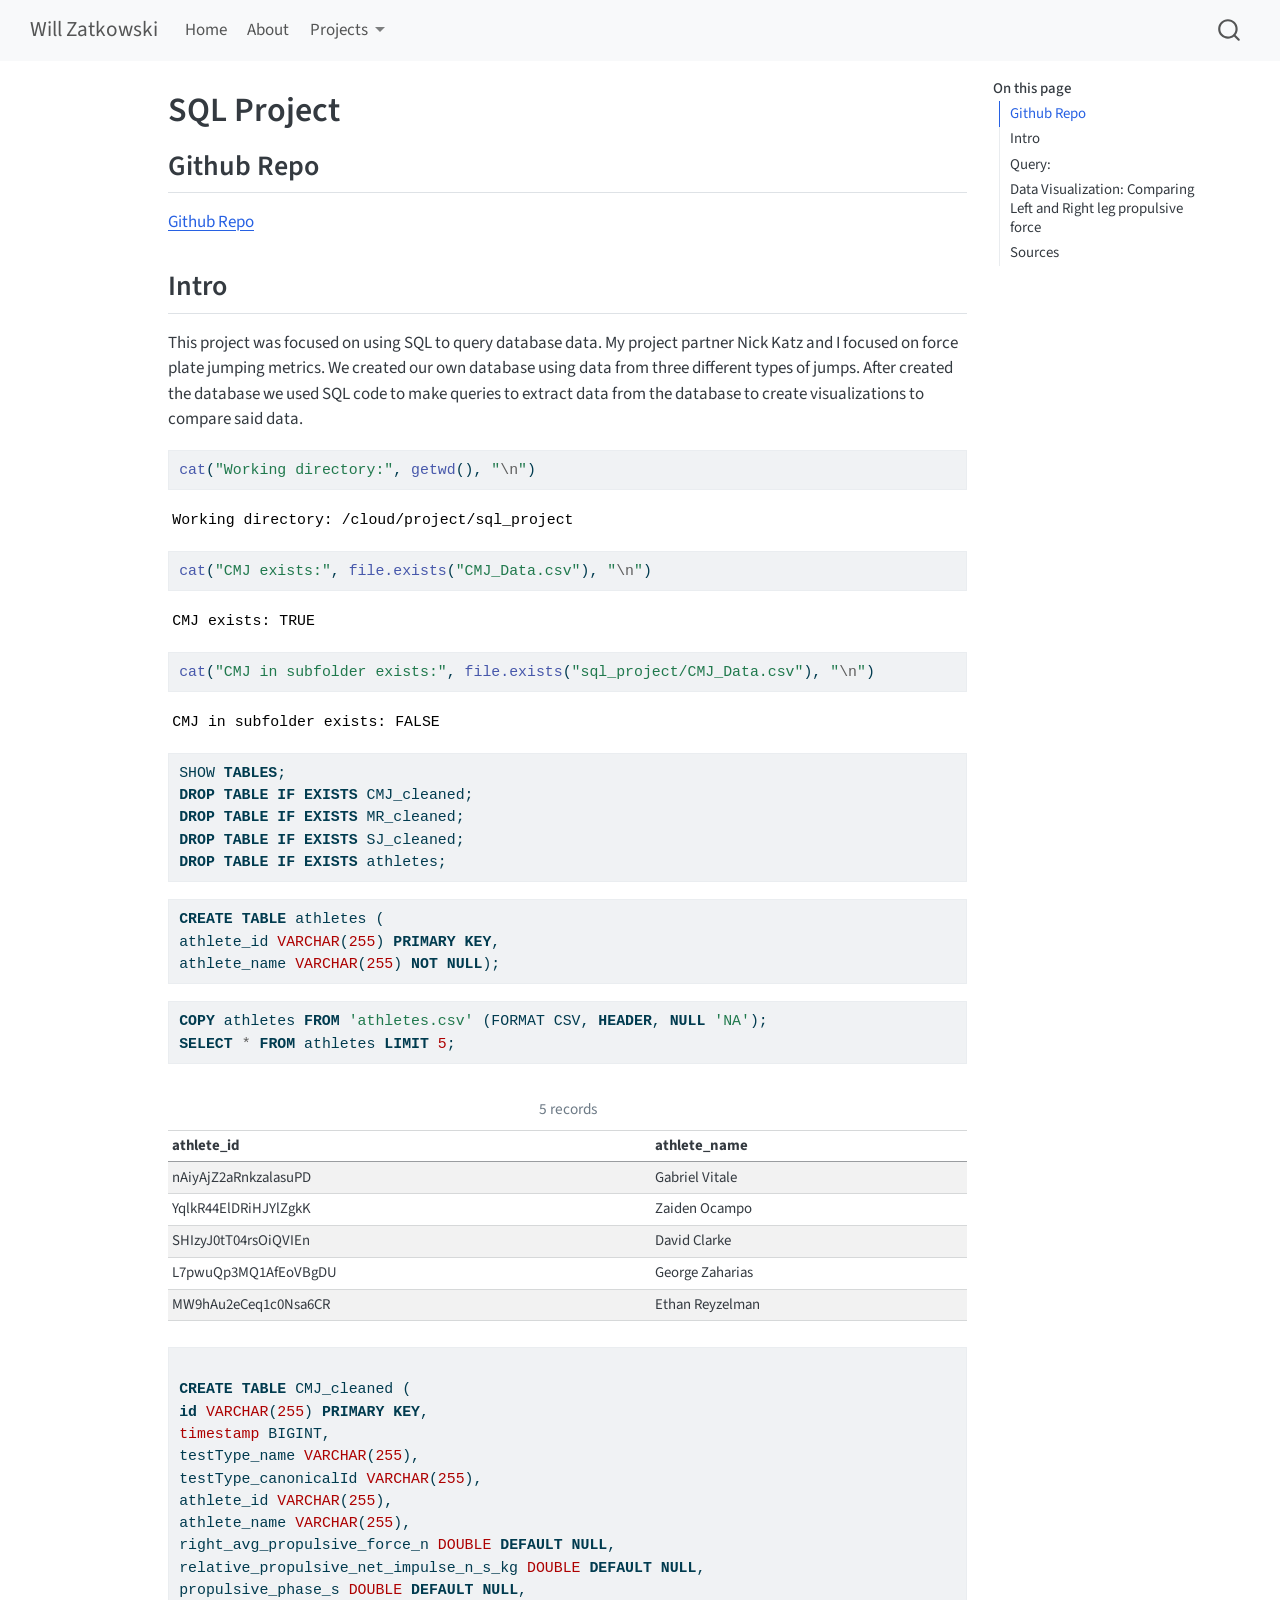
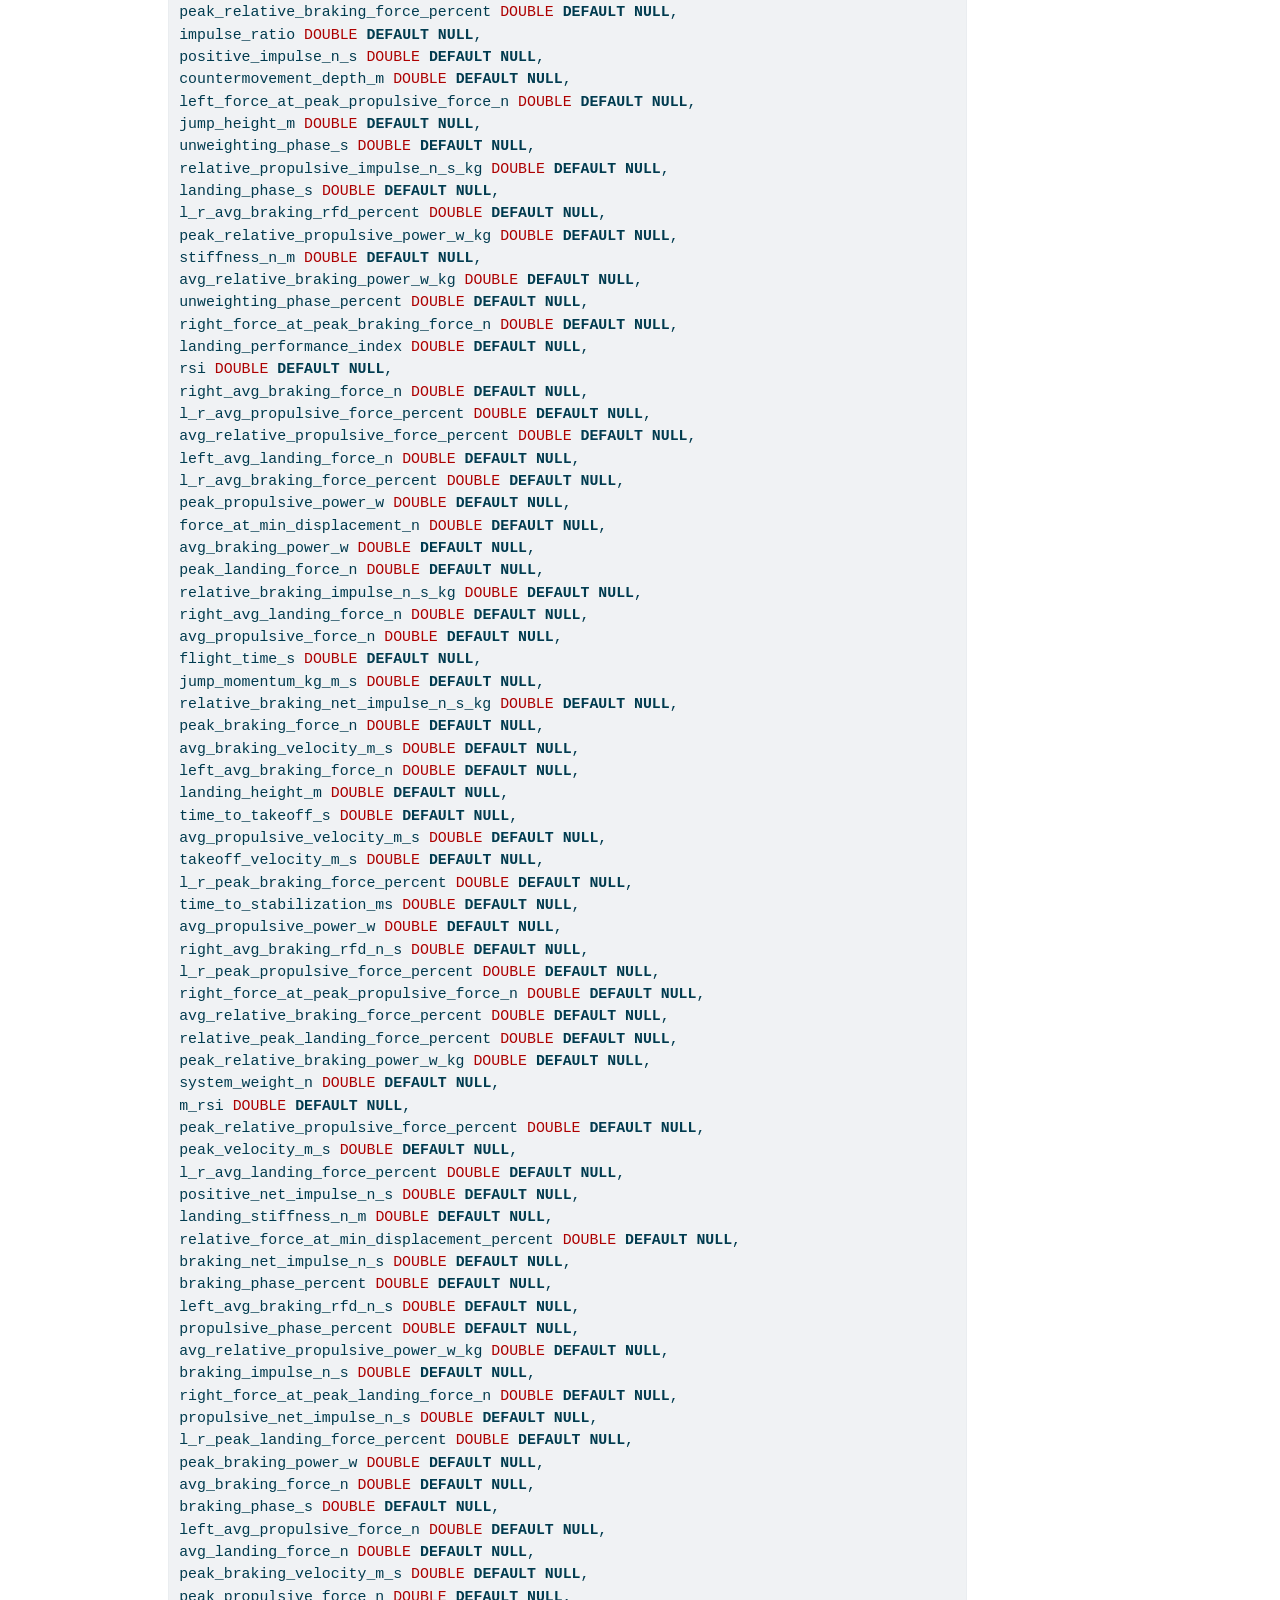
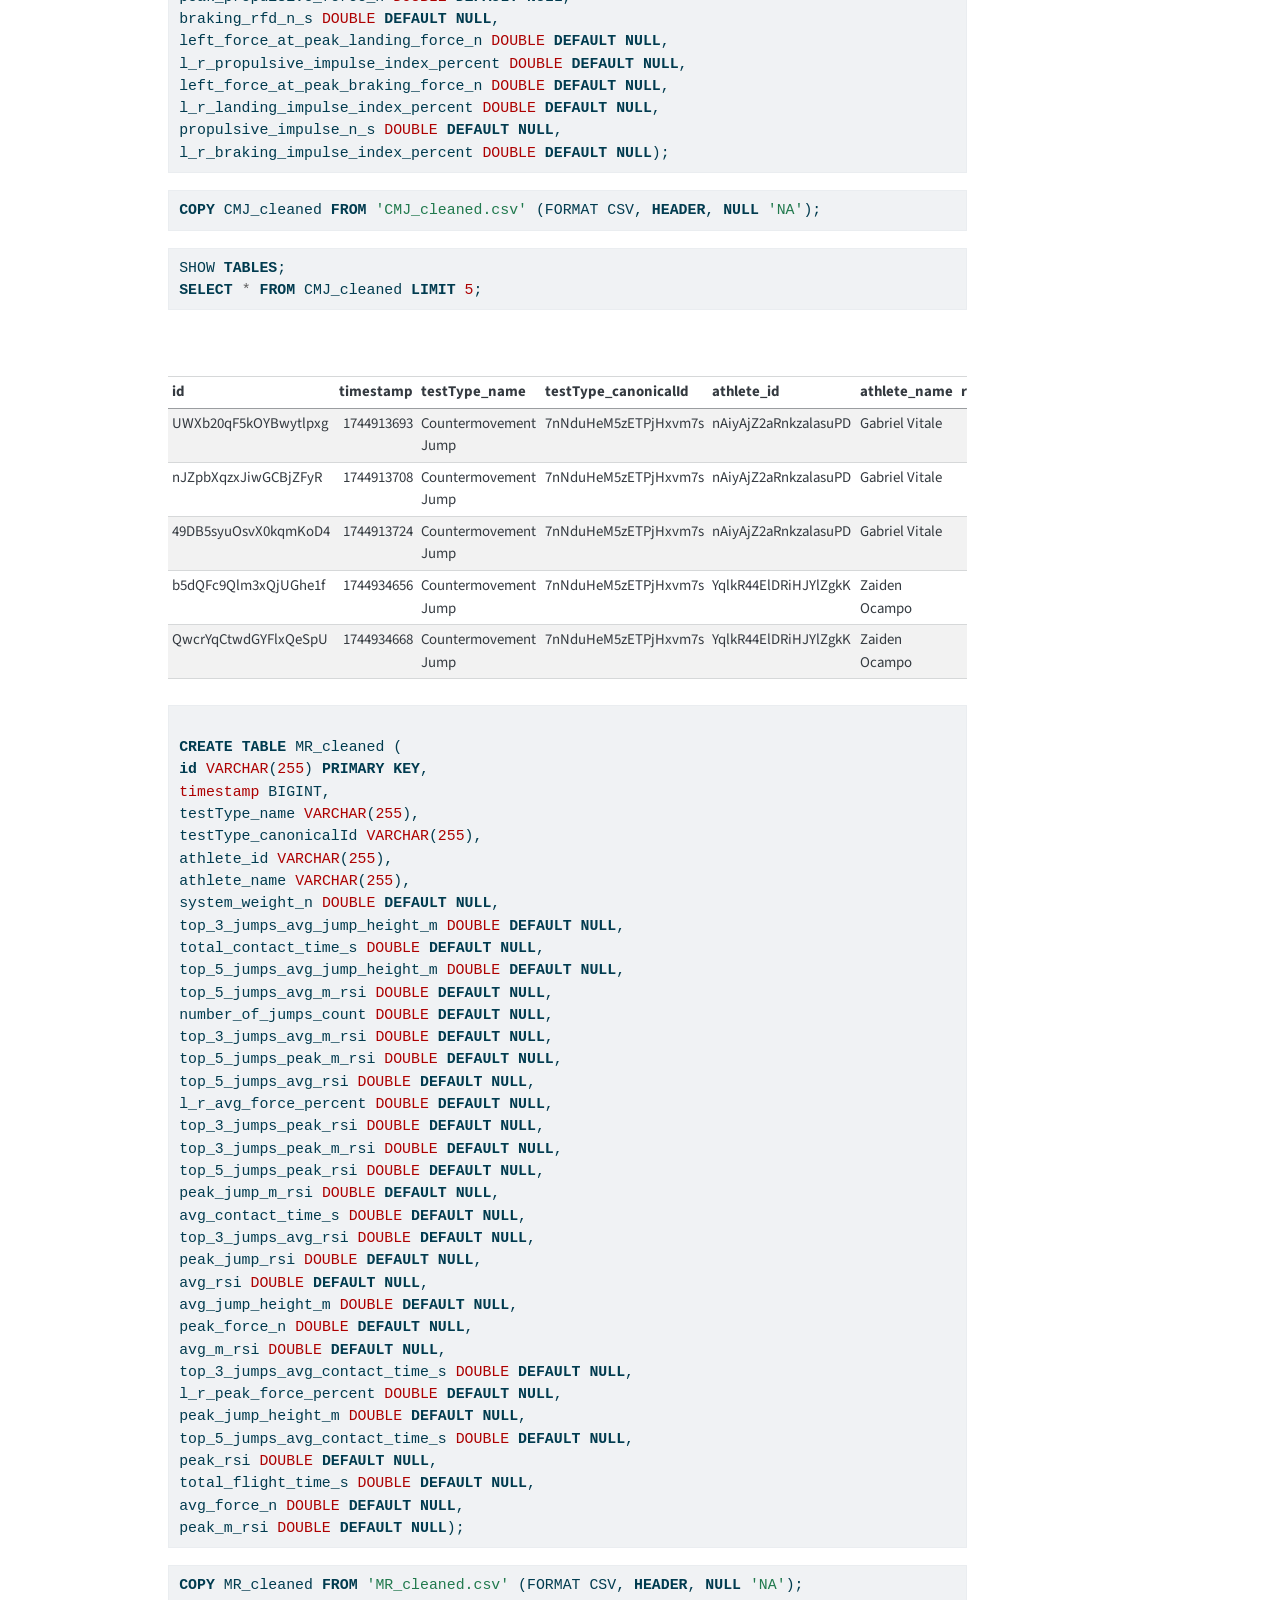
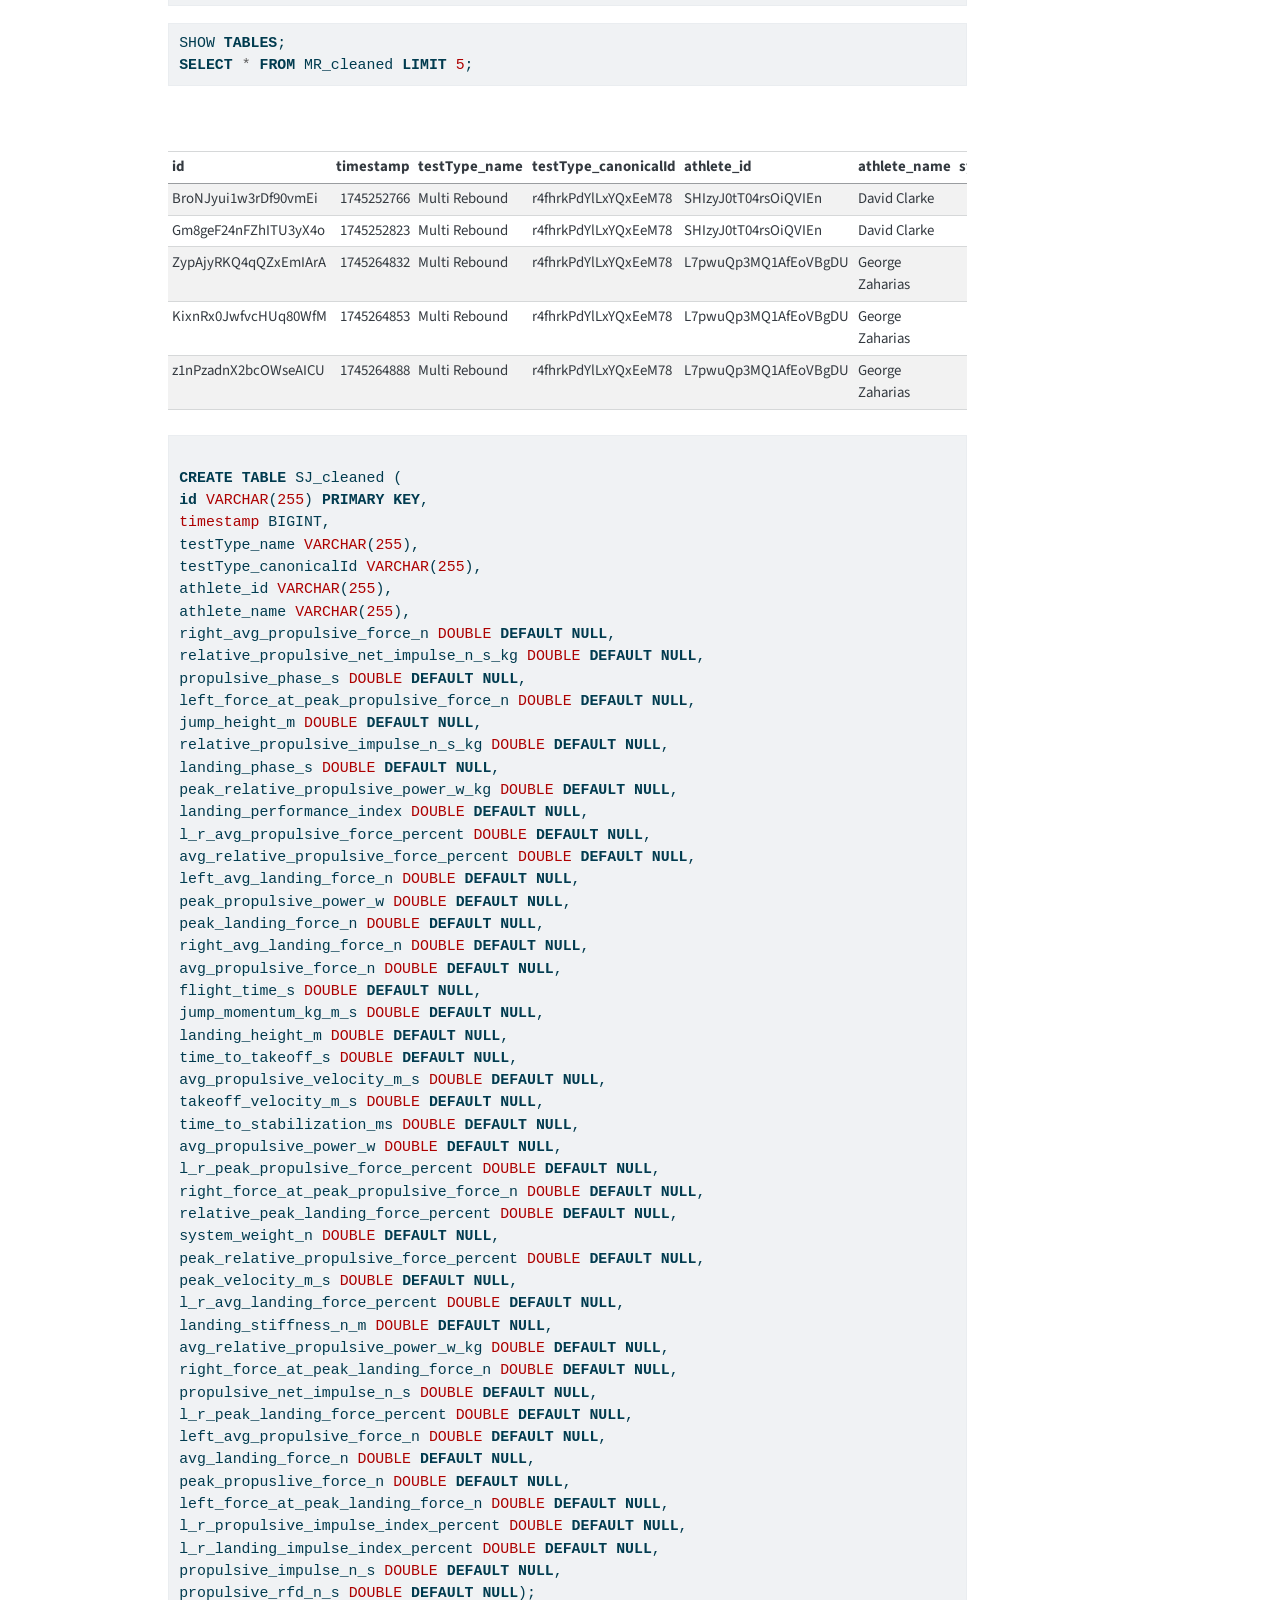
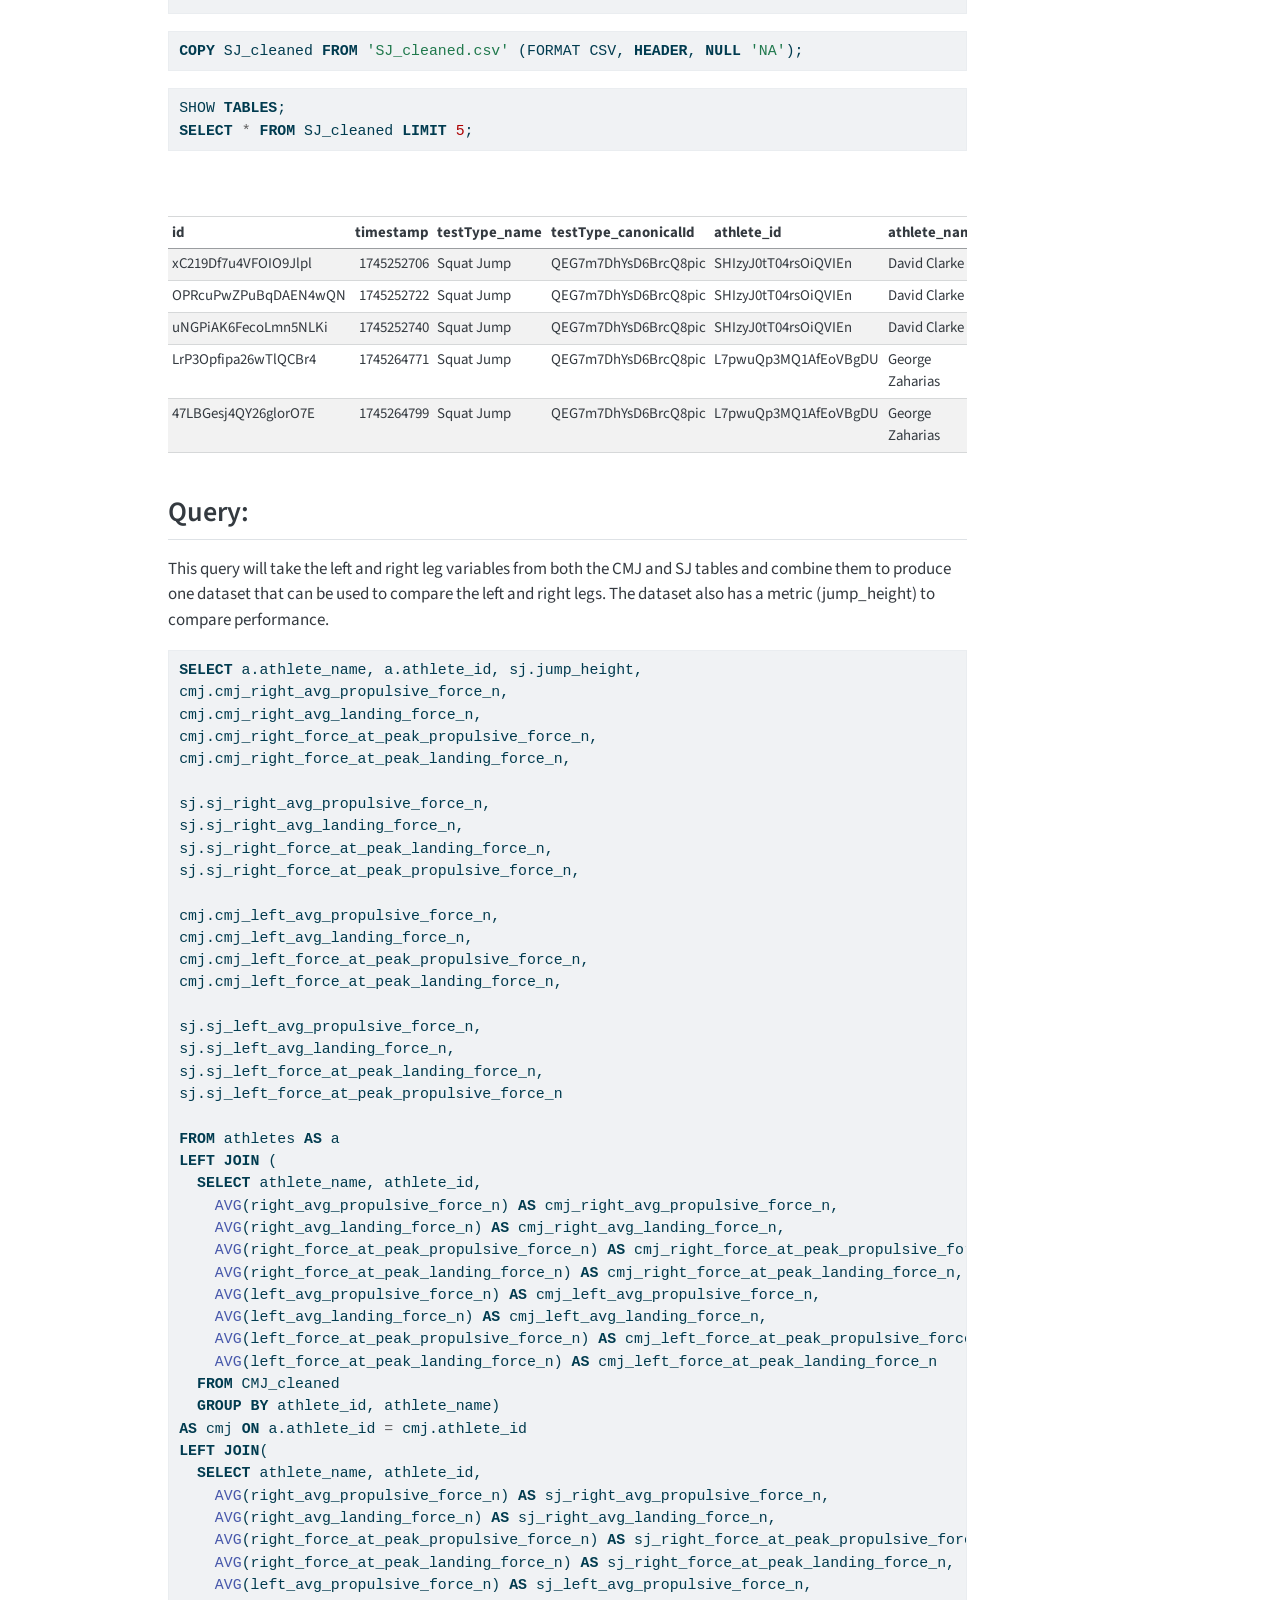
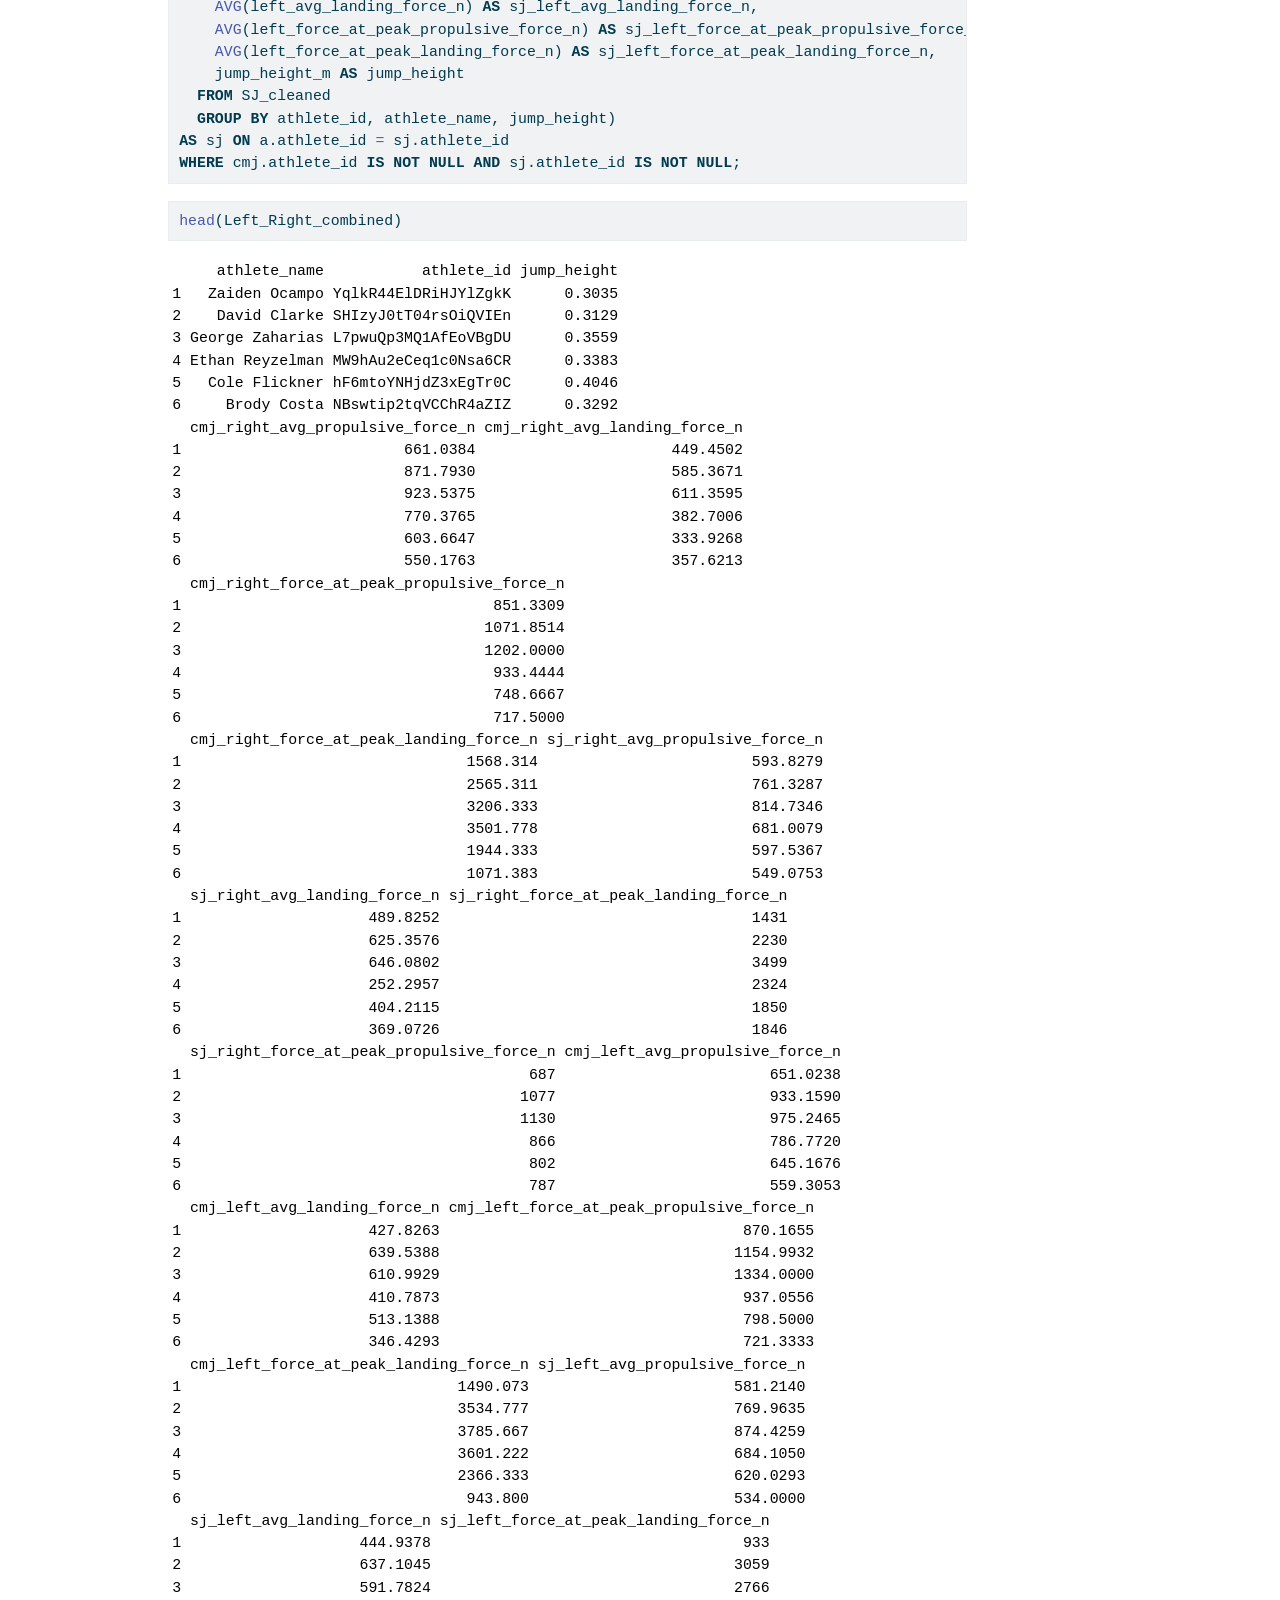
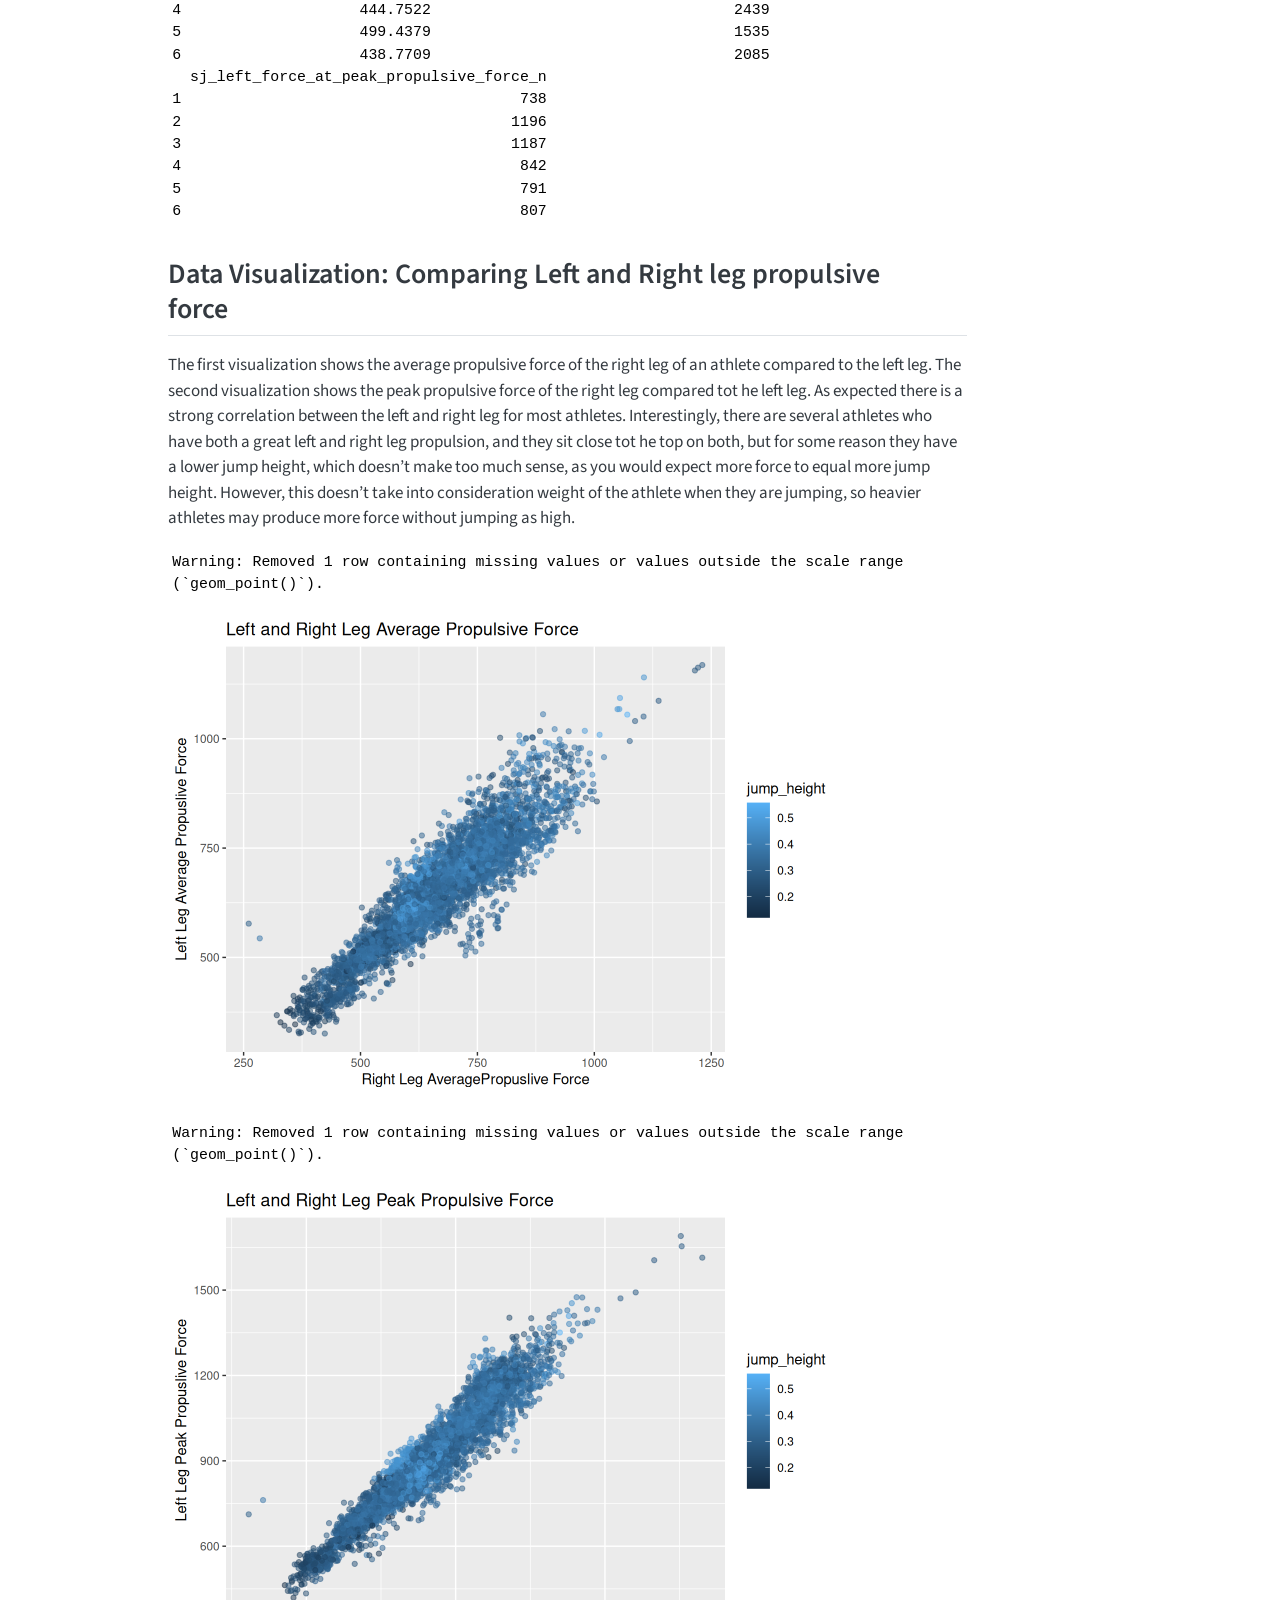
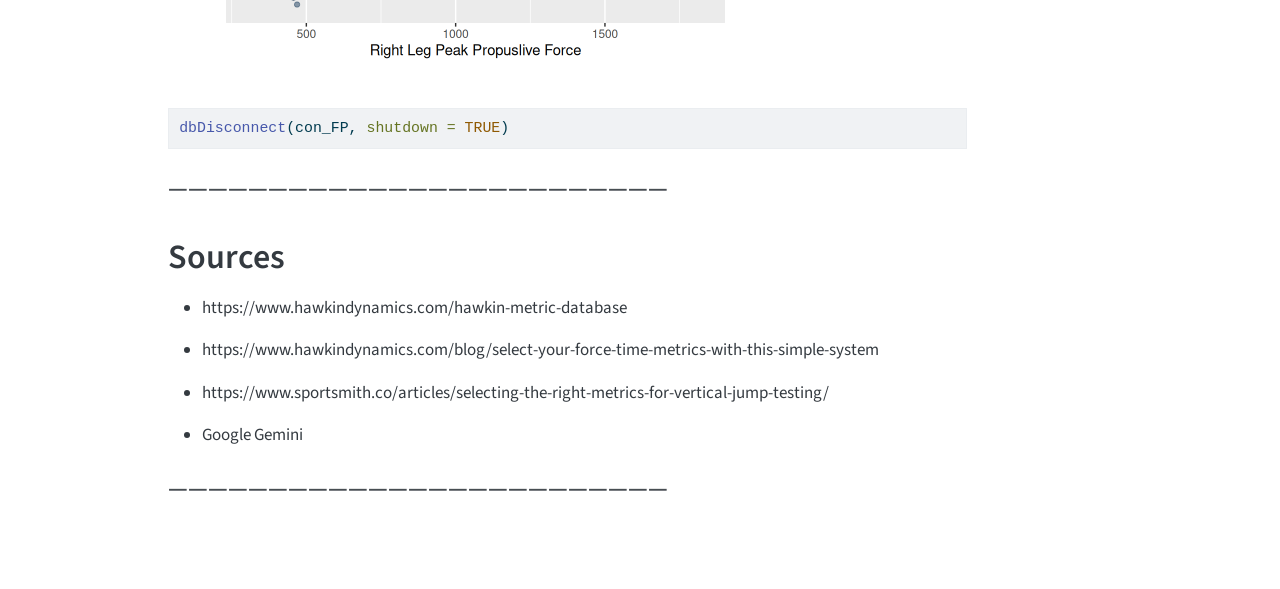
<file: docs/sql_project/sql_project.html>
<!DOCTYPE html>
<html xmlns="http://www.w3.org/1999/xhtml" lang="en" xml:lang="en"><head>

<meta charset="utf-8">
<meta name="generator" content="quarto-1.8.27">

<meta name="viewport" content="width=device-width, initial-scale=1.0, user-scalable=yes">


<title>SQL Project – Will Zatkowski</title>
<style>
code{white-space: pre-wrap;}
span.smallcaps{font-variant: small-caps;}
div.columns{display: flex; gap: min(4vw, 1.5em);}
div.column{flex: auto; overflow-x: auto;}
div.hanging-indent{margin-left: 1.5em; text-indent: -1.5em;}
ul.task-list{list-style: none;}
ul.task-list li input[type="checkbox"] {
  width: 0.8em;
  margin: 0 0.8em 0.2em -1em; /* quarto-specific, see https://github.com/quarto-dev/quarto-cli/issues/4556 */ 
  vertical-align: middle;
}
/* CSS for syntax highlighting */
html { -webkit-text-size-adjust: 100%; }
pre > code.sourceCode { white-space: pre; position: relative; }
pre > code.sourceCode > span { display: inline-block; line-height: 1.25; }
pre > code.sourceCode > span:empty { height: 1.2em; }
.sourceCode { overflow: visible; }
code.sourceCode > span { color: inherit; text-decoration: inherit; }
div.sourceCode { margin: 1em 0; }
pre.sourceCode { margin: 0; }
@media screen {
div.sourceCode { overflow: auto; }
}
@media print {
pre > code.sourceCode { white-space: pre-wrap; }
pre > code.sourceCode > span { text-indent: -5em; padding-left: 5em; }
}
pre.numberSource code
  { counter-reset: source-line 0; }
pre.numberSource code > span
  { position: relative; left: -4em; counter-increment: source-line; }
pre.numberSource code > span > a:first-child::before
  { content: counter(source-line);
    position: relative; left: -1em; text-align: right; vertical-align: baseline;
    border: none; display: inline-block;
    -webkit-touch-callout: none; -webkit-user-select: none;
    -khtml-user-select: none; -moz-user-select: none;
    -ms-user-select: none; user-select: none;
    padding: 0 4px; width: 4em;
  }
pre.numberSource { margin-left: 3em;  padding-left: 4px; }
div.sourceCode
  {   }
@media screen {
pre > code.sourceCode > span > a:first-child::before { text-decoration: underline; }
}
</style>


<script src="../site_libs/quarto-nav/quarto-nav.js"></script>
<script src="../site_libs/quarto-nav/headroom.min.js"></script>
<script src="../site_libs/clipboard/clipboard.min.js"></script>
<script src="../site_libs/quarto-search/autocomplete.umd.js"></script>
<script src="../site_libs/quarto-search/fuse.min.js"></script>
<script src="../site_libs/quarto-search/quarto-search.js"></script>
<meta name="quarto:offset" content="../">
<script src="../site_libs/quarto-html/quarto.js" type="module"></script>
<script src="../site_libs/quarto-html/tabsets/tabsets.js" type="module"></script>
<script src="../site_libs/quarto-html/axe/axe-check.js" type="module"></script>
<script src="../site_libs/quarto-html/popper.min.js"></script>
<script src="../site_libs/quarto-html/tippy.umd.min.js"></script>
<script src="../site_libs/quarto-html/anchor.min.js"></script>
<link href="../site_libs/quarto-html/tippy.css" rel="stylesheet">
<link href="../site_libs/quarto-html/quarto-syntax-highlighting-ed96de9b727972fe78a7b5d16c58bf87.css" rel="stylesheet" id="quarto-text-highlighting-styles">
<script src="../site_libs/bootstrap/bootstrap.min.js"></script>
<link href="../site_libs/bootstrap/bootstrap-icons.css" rel="stylesheet">
<link href="../site_libs/bootstrap/bootstrap-c82218b12ac0f327fa8bd7d074ce2147.min.css" rel="stylesheet" append-hash="true" id="quarto-bootstrap" data-mode="light">
<script id="quarto-search-options" type="application/json">{
  "location": "navbar",
  "copy-button": false,
  "collapse-after": 3,
  "panel-placement": "end",
  "type": "overlay",
  "limit": 50,
  "keyboard-shortcut": [
    "f",
    "/",
    "s"
  ],
  "show-item-context": false,
  "language": {
    "search-no-results-text": "No results",
    "search-matching-documents-text": "matching documents",
    "search-copy-link-title": "Copy link to search",
    "search-hide-matches-text": "Hide additional matches",
    "search-more-match-text": "more match in this document",
    "search-more-matches-text": "more matches in this document",
    "search-clear-button-title": "Clear",
    "search-text-placeholder": "",
    "search-detached-cancel-button-title": "Cancel",
    "search-submit-button-title": "Submit",
    "search-label": "Search"
  }
}</script>


<link rel="stylesheet" href="../styles.css">
</head>

<body class="nav-fixed quarto-light">

<div id="quarto-search-results"></div>
  <header id="quarto-header" class="headroom fixed-top">
    <nav class="navbar navbar-expand-lg " data-bs-theme="dark">
      <div class="navbar-container container-fluid">
      <div class="navbar-brand-container mx-auto">
    <a class="navbar-brand" href="../index.html">
    <span class="navbar-title">Will Zatkowski</span>
    </a>
  </div>
            <div id="quarto-search" class="" title="Search"></div>
          <button class="navbar-toggler" type="button" data-bs-toggle="collapse" data-bs-target="#navbarCollapse" aria-controls="navbarCollapse" role="menu" aria-expanded="false" aria-label="Toggle navigation" onclick="if (window.quartoToggleHeadroom) { window.quartoToggleHeadroom(); }">
  <span class="navbar-toggler-icon"></span>
</button>
          <div class="collapse navbar-collapse" id="navbarCollapse">
            <ul class="navbar-nav navbar-nav-scroll me-auto">
  <li class="nav-item">
    <a class="nav-link" href="../index.html"> 
<span class="menu-text">Home</span></a>
  </li>  
  <li class="nav-item">
    <a class="nav-link" href="../about.html"> 
<span class="menu-text">About</span></a>
  </li>  
  <li class="nav-item dropdown ">
    <a class="nav-link dropdown-toggle" href="#" id="nav-menu-projects" role="link" data-bs-toggle="dropdown" aria-expanded="false">
 <span class="menu-text">Projects</span>
    </a>
    <ul class="dropdown-menu" aria-labelledby="nav-menu-projects">    
        <li>
    <a class="dropdown-item" href="../sql_project.html">
 <span class="dropdown-text">SQL Project</span></a>
  </li>  
        <li>
    <a class="dropdown-item" href="../text_analysis_project.html">
 <span class="dropdown-text">Text-Analysis Project</span></a>
  </li>  
        <li>
    <a class="dropdown-item" href="../r_package.html">
 <span class="dropdown-text">R Package</span></a>
  </li>  
        <li>
    <a class="dropdown-item" href="../poster_project.html">
 <span class="dropdown-text">Poster Project</span></a>
  </li>  
    </ul>
  </li>
</ul>
          </div> <!-- /navcollapse -->
            <div class="quarto-navbar-tools">
</div>
      </div> <!-- /container-fluid -->
    </nav>
</header>
<!-- content -->
<div id="quarto-content" class="quarto-container page-columns page-rows-contents page-layout-article page-navbar">
<!-- sidebar -->
<!-- margin-sidebar -->
    <div id="quarto-margin-sidebar" class="sidebar margin-sidebar">
        <nav id="TOC" role="doc-toc" class="toc-active">
    <h2 id="toc-title">On this page</h2>
   
  <ul>
  <li><a href="#github-repo" id="toc-github-repo" class="nav-link active" data-scroll-target="#github-repo">Github Repo</a></li>
  <li><a href="#intro" id="toc-intro" class="nav-link" data-scroll-target="#intro">Intro</a></li>
  <li><a href="#query" id="toc-query" class="nav-link" data-scroll-target="#query">Query:</a></li>
  <li><a href="#data-visualization-comparing-left-and-right-leg-propulsive-force" id="toc-data-visualization-comparing-left-and-right-leg-propulsive-force" class="nav-link" data-scroll-target="#data-visualization-comparing-left-and-right-leg-propulsive-force">Data Visualization: Comparing Left and Right leg propulsive force</a>
  <ul class="collapse">
  <li><a href="#section" id="toc-section" class="nav-link" data-scroll-target="#section">—————————————————————————</a></li>
  </ul></li>
  <li><a href="#sources" id="toc-sources" class="nav-link" data-scroll-target="#sources">Sources</a>
  <ul class="collapse">
  <li><a href="#section-1" id="toc-section-1" class="nav-link" data-scroll-target="#section-1">—————————————————————————</a></li>
  </ul></li>
  </ul>
</nav>
    </div>
<!-- main -->
<main class="content" id="quarto-document-content">

<header id="title-block-header" class="quarto-title-block default">
<div class="quarto-title">
<h1 class="title">SQL Project</h1>
</div>



<div class="quarto-title-meta">

    
  
    
  </div>
  


</header>


<section id="github-repo" class="level2">
<h2 class="anchored" data-anchor-id="github-repo">Github Repo</h2>
<p><a href="https://github.com/ADC-405-S26/Project_2_SQL_Team_7">Github Repo</a></p>
</section>
<section id="intro" class="level2">
<h2 class="anchored" data-anchor-id="intro">Intro</h2>
<p>This project was focused on using SQL to query database data. My project partner Nick Katz and I focused on force plate jumping metrics. We created our own database using data from three different types of jumps. After created the database we used SQL code to make queries to extract data from the database to create visualizations to compare said data.</p>
<div class="cell">
<div class="code-copy-outer-scaffold"><div class="sourceCode cell-code" id="cb1"><pre class="sourceCode r code-with-copy"><code class="sourceCode r"><span id="cb1-1"><a href="#cb1-1" aria-hidden="true" tabindex="-1"></a><span class="fu">cat</span>(<span class="st">"Working directory:"</span>, <span class="fu">getwd</span>(), <span class="st">"</span><span class="sc">\n</span><span class="st">"</span>)</span></code></pre></div><button title="Copy to Clipboard" class="code-copy-button"><i class="bi"></i></button></div>
<div class="cell-output cell-output-stdout">
<pre><code>Working directory: /cloud/project/sql_project </code></pre>
</div>
<div class="code-copy-outer-scaffold"><div class="sourceCode cell-code" id="cb3"><pre class="sourceCode r code-with-copy"><code class="sourceCode r"><span id="cb3-1"><a href="#cb3-1" aria-hidden="true" tabindex="-1"></a><span class="fu">cat</span>(<span class="st">"CMJ exists:"</span>, <span class="fu">file.exists</span>(<span class="st">"CMJ_Data.csv"</span>), <span class="st">"</span><span class="sc">\n</span><span class="st">"</span>)</span></code></pre></div><button title="Copy to Clipboard" class="code-copy-button"><i class="bi"></i></button></div>
<div class="cell-output cell-output-stdout">
<pre><code>CMJ exists: TRUE </code></pre>
</div>
<div class="code-copy-outer-scaffold"><div class="sourceCode cell-code" id="cb5"><pre class="sourceCode r code-with-copy"><code class="sourceCode r"><span id="cb5-1"><a href="#cb5-1" aria-hidden="true" tabindex="-1"></a><span class="fu">cat</span>(<span class="st">"CMJ in subfolder exists:"</span>, <span class="fu">file.exists</span>(<span class="st">"sql_project/CMJ_Data.csv"</span>), <span class="st">"</span><span class="sc">\n</span><span class="st">"</span>)</span></code></pre></div><button title="Copy to Clipboard" class="code-copy-button"><i class="bi"></i></button></div>
<div class="cell-output cell-output-stdout">
<pre><code>CMJ in subfolder exists: FALSE </code></pre>
</div>
</div>
<div class="cell">
<div class="code-copy-outer-scaffold"><div class="sourceCode cell-code" id="cb7"><pre class="sourceCode sql code-with-copy"><code class="sourceCode sql"><span id="cb7-1"><a href="#cb7-1" aria-hidden="true" tabindex="-1"></a>SHOW <span class="kw">TABLES</span>;</span>
<span id="cb7-2"><a href="#cb7-2" aria-hidden="true" tabindex="-1"></a><span class="kw">DROP</span> <span class="kw">TABLE</span> <span class="cf">IF</span> <span class="kw">EXISTS</span> CMJ_cleaned;</span>
<span id="cb7-3"><a href="#cb7-3" aria-hidden="true" tabindex="-1"></a><span class="kw">DROP</span> <span class="kw">TABLE</span> <span class="cf">IF</span> <span class="kw">EXISTS</span> MR_cleaned;</span>
<span id="cb7-4"><a href="#cb7-4" aria-hidden="true" tabindex="-1"></a><span class="kw">DROP</span> <span class="kw">TABLE</span> <span class="cf">IF</span> <span class="kw">EXISTS</span> SJ_cleaned;</span>
<span id="cb7-5"><a href="#cb7-5" aria-hidden="true" tabindex="-1"></a><span class="kw">DROP</span> <span class="kw">TABLE</span> <span class="cf">IF</span> <span class="kw">EXISTS</span> athletes;</span></code></pre></div><button title="Copy to Clipboard" class="code-copy-button"><i class="bi"></i></button></div>
</div>
<div class="cell">
<div class="code-copy-outer-scaffold"><div class="sourceCode cell-code" id="cb8"><pre class="sourceCode sql code-with-copy"><code class="sourceCode sql"><span id="cb8-1"><a href="#cb8-1" aria-hidden="true" tabindex="-1"></a><span class="kw">CREATE</span> <span class="kw">TABLE</span> athletes (</span>
<span id="cb8-2"><a href="#cb8-2" aria-hidden="true" tabindex="-1"></a>athlete_id <span class="dt">VARCHAR</span>(<span class="dv">255</span>) <span class="kw">PRIMARY</span> <span class="kw">KEY</span>,</span>
<span id="cb8-3"><a href="#cb8-3" aria-hidden="true" tabindex="-1"></a>athlete_name <span class="dt">VARCHAR</span>(<span class="dv">255</span>) <span class="kw">NOT</span> <span class="kw">NULL</span>);</span></code></pre></div><button title="Copy to Clipboard" class="code-copy-button"><i class="bi"></i></button></div>
</div>
<div class="cell">
<div class="code-copy-outer-scaffold"><div class="sourceCode cell-code" id="cb9"><pre class="sourceCode sql code-with-copy"><code class="sourceCode sql"><span id="cb9-1"><a href="#cb9-1" aria-hidden="true" tabindex="-1"></a><span class="kw">COPY</span> athletes <span class="kw">FROM</span> <span class="st">'athletes.csv'</span> (FORMAT CSV, <span class="kw">HEADER</span>, <span class="kw">NULL</span> <span class="st">'NA'</span>);</span>
<span id="cb9-2"><a href="#cb9-2" aria-hidden="true" tabindex="-1"></a><span class="kw">SELECT</span> <span class="op">*</span> <span class="kw">FROM</span> athletes <span class="kw">LIMIT</span> <span class="dv">5</span>;</span></code></pre></div><button title="Copy to Clipboard" class="code-copy-button"><i class="bi"></i></button></div>
<div class="cell-output-display">
<table class="caption-top table table-sm table-striped small">
<caption>5 records</caption>
<thead>
<tr class="header">
<th style="text-align: left;">athlete_id</th>
<th style="text-align: left;">athlete_name</th>
</tr>
</thead>
<tbody>
<tr class="odd">
<td style="text-align: left;">nAiyAjZ2aRnkzalasuPD</td>
<td style="text-align: left;">Gabriel Vitale</td>
</tr>
<tr class="even">
<td style="text-align: left;">YqlkR44ElDRiHJYlZgkK</td>
<td style="text-align: left;">Zaiden Ocampo</td>
</tr>
<tr class="odd">
<td style="text-align: left;">SHIzyJ0tT04rsOiQVIEn</td>
<td style="text-align: left;">David Clarke</td>
</tr>
<tr class="even">
<td style="text-align: left;">L7pwuQp3MQ1AfEoVBgDU</td>
<td style="text-align: left;">George Zaharias</td>
</tr>
<tr class="odd">
<td style="text-align: left;">MW9hAu2eCeq1c0Nsa6CR</td>
<td style="text-align: left;">Ethan Reyzelman</td>
</tr>
</tbody>
</table>
</div>
</div>
<div class="cell">
<div class="code-copy-outer-scaffold"><div class="sourceCode cell-code" id="cb10"><pre class="sourceCode sql code-with-copy"><code class="sourceCode sql"><span id="cb10-1"><a href="#cb10-1" aria-hidden="true" tabindex="-1"></a></span>
<span id="cb10-2"><a href="#cb10-2" aria-hidden="true" tabindex="-1"></a><span class="kw">CREATE</span> <span class="kw">TABLE</span> CMJ_cleaned (</span>
<span id="cb10-3"><a href="#cb10-3" aria-hidden="true" tabindex="-1"></a><span class="kw">id</span> <span class="dt">VARCHAR</span>(<span class="dv">255</span>) <span class="kw">PRIMARY</span> <span class="kw">KEY</span>,</span>
<span id="cb10-4"><a href="#cb10-4" aria-hidden="true" tabindex="-1"></a><span class="dt">timestamp</span> BIGINT,</span>
<span id="cb10-5"><a href="#cb10-5" aria-hidden="true" tabindex="-1"></a>testType_name <span class="dt">VARCHAR</span>(<span class="dv">255</span>),</span>
<span id="cb10-6"><a href="#cb10-6" aria-hidden="true" tabindex="-1"></a>testType_canonicalId <span class="dt">VARCHAR</span>(<span class="dv">255</span>),</span>
<span id="cb10-7"><a href="#cb10-7" aria-hidden="true" tabindex="-1"></a>athlete_id <span class="dt">VARCHAR</span>(<span class="dv">255</span>),</span>
<span id="cb10-8"><a href="#cb10-8" aria-hidden="true" tabindex="-1"></a>athlete_name <span class="dt">VARCHAR</span>(<span class="dv">255</span>),</span>
<span id="cb10-9"><a href="#cb10-9" aria-hidden="true" tabindex="-1"></a>right_avg_propulsive_force_n <span class="dt">DOUBLE</span> <span class="kw">DEFAULT</span> <span class="kw">NULL</span>,</span>
<span id="cb10-10"><a href="#cb10-10" aria-hidden="true" tabindex="-1"></a>relative_propulsive_net_impulse_n_s_kg <span class="dt">DOUBLE</span> <span class="kw">DEFAULT</span> <span class="kw">NULL</span>,</span>
<span id="cb10-11"><a href="#cb10-11" aria-hidden="true" tabindex="-1"></a>propulsive_phase_s <span class="dt">DOUBLE</span> <span class="kw">DEFAULT</span> <span class="kw">NULL</span>,</span>
<span id="cb10-12"><a href="#cb10-12" aria-hidden="true" tabindex="-1"></a>peak_relative_braking_force_percent <span class="dt">DOUBLE</span> <span class="kw">DEFAULT</span> <span class="kw">NULL</span>,</span>
<span id="cb10-13"><a href="#cb10-13" aria-hidden="true" tabindex="-1"></a>impulse_ratio <span class="dt">DOUBLE</span> <span class="kw">DEFAULT</span> <span class="kw">NULL</span>,</span>
<span id="cb10-14"><a href="#cb10-14" aria-hidden="true" tabindex="-1"></a>positive_impulse_n_s <span class="dt">DOUBLE</span> <span class="kw">DEFAULT</span> <span class="kw">NULL</span>,</span>
<span id="cb10-15"><a href="#cb10-15" aria-hidden="true" tabindex="-1"></a>countermovement_depth_m <span class="dt">DOUBLE</span> <span class="kw">DEFAULT</span> <span class="kw">NULL</span>,</span>
<span id="cb10-16"><a href="#cb10-16" aria-hidden="true" tabindex="-1"></a>left_force_at_peak_propulsive_force_n <span class="dt">DOUBLE</span> <span class="kw">DEFAULT</span> <span class="kw">NULL</span>,</span>
<span id="cb10-17"><a href="#cb10-17" aria-hidden="true" tabindex="-1"></a>jump_height_m <span class="dt">DOUBLE</span> <span class="kw">DEFAULT</span> <span class="kw">NULL</span>,</span>
<span id="cb10-18"><a href="#cb10-18" aria-hidden="true" tabindex="-1"></a>unweighting_phase_s <span class="dt">DOUBLE</span> <span class="kw">DEFAULT</span> <span class="kw">NULL</span>,</span>
<span id="cb10-19"><a href="#cb10-19" aria-hidden="true" tabindex="-1"></a>relative_propulsive_impulse_n_s_kg <span class="dt">DOUBLE</span> <span class="kw">DEFAULT</span> <span class="kw">NULL</span>,</span>
<span id="cb10-20"><a href="#cb10-20" aria-hidden="true" tabindex="-1"></a>landing_phase_s <span class="dt">DOUBLE</span> <span class="kw">DEFAULT</span> <span class="kw">NULL</span>,</span>
<span id="cb10-21"><a href="#cb10-21" aria-hidden="true" tabindex="-1"></a>l_r_avg_braking_rfd_percent <span class="dt">DOUBLE</span> <span class="kw">DEFAULT</span> <span class="kw">NULL</span>,</span>
<span id="cb10-22"><a href="#cb10-22" aria-hidden="true" tabindex="-1"></a>peak_relative_propulsive_power_w_kg <span class="dt">DOUBLE</span> <span class="kw">DEFAULT</span> <span class="kw">NULL</span>,</span>
<span id="cb10-23"><a href="#cb10-23" aria-hidden="true" tabindex="-1"></a>stiffness_n_m <span class="dt">DOUBLE</span> <span class="kw">DEFAULT</span> <span class="kw">NULL</span>,</span>
<span id="cb10-24"><a href="#cb10-24" aria-hidden="true" tabindex="-1"></a>avg_relative_braking_power_w_kg <span class="dt">DOUBLE</span> <span class="kw">DEFAULT</span> <span class="kw">NULL</span>,</span>
<span id="cb10-25"><a href="#cb10-25" aria-hidden="true" tabindex="-1"></a>unweighting_phase_percent <span class="dt">DOUBLE</span> <span class="kw">DEFAULT</span> <span class="kw">NULL</span>,</span>
<span id="cb10-26"><a href="#cb10-26" aria-hidden="true" tabindex="-1"></a>right_force_at_peak_braking_force_n <span class="dt">DOUBLE</span> <span class="kw">DEFAULT</span> <span class="kw">NULL</span>,</span>
<span id="cb10-27"><a href="#cb10-27" aria-hidden="true" tabindex="-1"></a>landing_performance_index <span class="dt">DOUBLE</span> <span class="kw">DEFAULT</span> <span class="kw">NULL</span>,</span>
<span id="cb10-28"><a href="#cb10-28" aria-hidden="true" tabindex="-1"></a>rsi <span class="dt">DOUBLE</span> <span class="kw">DEFAULT</span> <span class="kw">NULL</span>,</span>
<span id="cb10-29"><a href="#cb10-29" aria-hidden="true" tabindex="-1"></a>right_avg_braking_force_n <span class="dt">DOUBLE</span> <span class="kw">DEFAULT</span> <span class="kw">NULL</span>,</span>
<span id="cb10-30"><a href="#cb10-30" aria-hidden="true" tabindex="-1"></a>l_r_avg_propulsive_force_percent <span class="dt">DOUBLE</span> <span class="kw">DEFAULT</span> <span class="kw">NULL</span>,</span>
<span id="cb10-31"><a href="#cb10-31" aria-hidden="true" tabindex="-1"></a>avg_relative_propulsive_force_percent <span class="dt">DOUBLE</span> <span class="kw">DEFAULT</span> <span class="kw">NULL</span>,</span>
<span id="cb10-32"><a href="#cb10-32" aria-hidden="true" tabindex="-1"></a>left_avg_landing_force_n <span class="dt">DOUBLE</span> <span class="kw">DEFAULT</span> <span class="kw">NULL</span>,</span>
<span id="cb10-33"><a href="#cb10-33" aria-hidden="true" tabindex="-1"></a>l_r_avg_braking_force_percent <span class="dt">DOUBLE</span> <span class="kw">DEFAULT</span> <span class="kw">NULL</span>,</span>
<span id="cb10-34"><a href="#cb10-34" aria-hidden="true" tabindex="-1"></a>peak_propulsive_power_w <span class="dt">DOUBLE</span> <span class="kw">DEFAULT</span> <span class="kw">NULL</span>,</span>
<span id="cb10-35"><a href="#cb10-35" aria-hidden="true" tabindex="-1"></a>force_at_min_displacement_n <span class="dt">DOUBLE</span> <span class="kw">DEFAULT</span> <span class="kw">NULL</span>,</span>
<span id="cb10-36"><a href="#cb10-36" aria-hidden="true" tabindex="-1"></a>avg_braking_power_w <span class="dt">DOUBLE</span> <span class="kw">DEFAULT</span> <span class="kw">NULL</span>,</span>
<span id="cb10-37"><a href="#cb10-37" aria-hidden="true" tabindex="-1"></a>peak_landing_force_n <span class="dt">DOUBLE</span> <span class="kw">DEFAULT</span> <span class="kw">NULL</span>,</span>
<span id="cb10-38"><a href="#cb10-38" aria-hidden="true" tabindex="-1"></a>relative_braking_impulse_n_s_kg <span class="dt">DOUBLE</span> <span class="kw">DEFAULT</span> <span class="kw">NULL</span>,</span>
<span id="cb10-39"><a href="#cb10-39" aria-hidden="true" tabindex="-1"></a>right_avg_landing_force_n <span class="dt">DOUBLE</span> <span class="kw">DEFAULT</span> <span class="kw">NULL</span>,</span>
<span id="cb10-40"><a href="#cb10-40" aria-hidden="true" tabindex="-1"></a>avg_propulsive_force_n <span class="dt">DOUBLE</span> <span class="kw">DEFAULT</span> <span class="kw">NULL</span>,</span>
<span id="cb10-41"><a href="#cb10-41" aria-hidden="true" tabindex="-1"></a>flight_time_s <span class="dt">DOUBLE</span> <span class="kw">DEFAULT</span> <span class="kw">NULL</span>,</span>
<span id="cb10-42"><a href="#cb10-42" aria-hidden="true" tabindex="-1"></a>jump_momentum_kg_m_s <span class="dt">DOUBLE</span> <span class="kw">DEFAULT</span> <span class="kw">NULL</span>,</span>
<span id="cb10-43"><a href="#cb10-43" aria-hidden="true" tabindex="-1"></a>relative_braking_net_impulse_n_s_kg <span class="dt">DOUBLE</span> <span class="kw">DEFAULT</span> <span class="kw">NULL</span>,</span>
<span id="cb10-44"><a href="#cb10-44" aria-hidden="true" tabindex="-1"></a>peak_braking_force_n <span class="dt">DOUBLE</span> <span class="kw">DEFAULT</span> <span class="kw">NULL</span>,</span>
<span id="cb10-45"><a href="#cb10-45" aria-hidden="true" tabindex="-1"></a>avg_braking_velocity_m_s <span class="dt">DOUBLE</span> <span class="kw">DEFAULT</span> <span class="kw">NULL</span>,</span>
<span id="cb10-46"><a href="#cb10-46" aria-hidden="true" tabindex="-1"></a>left_avg_braking_force_n <span class="dt">DOUBLE</span> <span class="kw">DEFAULT</span> <span class="kw">NULL</span>,</span>
<span id="cb10-47"><a href="#cb10-47" aria-hidden="true" tabindex="-1"></a>landing_height_m <span class="dt">DOUBLE</span> <span class="kw">DEFAULT</span> <span class="kw">NULL</span>,</span>
<span id="cb10-48"><a href="#cb10-48" aria-hidden="true" tabindex="-1"></a>time_to_takeoff_s <span class="dt">DOUBLE</span> <span class="kw">DEFAULT</span> <span class="kw">NULL</span>,</span>
<span id="cb10-49"><a href="#cb10-49" aria-hidden="true" tabindex="-1"></a>avg_propulsive_velocity_m_s <span class="dt">DOUBLE</span> <span class="kw">DEFAULT</span> <span class="kw">NULL</span>,</span>
<span id="cb10-50"><a href="#cb10-50" aria-hidden="true" tabindex="-1"></a>takeoff_velocity_m_s <span class="dt">DOUBLE</span> <span class="kw">DEFAULT</span> <span class="kw">NULL</span>,</span>
<span id="cb10-51"><a href="#cb10-51" aria-hidden="true" tabindex="-1"></a>l_r_peak_braking_force_percent <span class="dt">DOUBLE</span> <span class="kw">DEFAULT</span> <span class="kw">NULL</span>,</span>
<span id="cb10-52"><a href="#cb10-52" aria-hidden="true" tabindex="-1"></a>time_to_stabilization_ms <span class="dt">DOUBLE</span> <span class="kw">DEFAULT</span> <span class="kw">NULL</span>,</span>
<span id="cb10-53"><a href="#cb10-53" aria-hidden="true" tabindex="-1"></a>avg_propulsive_power_w <span class="dt">DOUBLE</span> <span class="kw">DEFAULT</span> <span class="kw">NULL</span>,</span>
<span id="cb10-54"><a href="#cb10-54" aria-hidden="true" tabindex="-1"></a>right_avg_braking_rfd_n_s <span class="dt">DOUBLE</span> <span class="kw">DEFAULT</span> <span class="kw">NULL</span>,</span>
<span id="cb10-55"><a href="#cb10-55" aria-hidden="true" tabindex="-1"></a>l_r_peak_propulsive_force_percent <span class="dt">DOUBLE</span> <span class="kw">DEFAULT</span> <span class="kw">NULL</span>,</span>
<span id="cb10-56"><a href="#cb10-56" aria-hidden="true" tabindex="-1"></a>right_force_at_peak_propulsive_force_n <span class="dt">DOUBLE</span> <span class="kw">DEFAULT</span> <span class="kw">NULL</span>,</span>
<span id="cb10-57"><a href="#cb10-57" aria-hidden="true" tabindex="-1"></a>avg_relative_braking_force_percent <span class="dt">DOUBLE</span> <span class="kw">DEFAULT</span> <span class="kw">NULL</span>,</span>
<span id="cb10-58"><a href="#cb10-58" aria-hidden="true" tabindex="-1"></a>relative_peak_landing_force_percent <span class="dt">DOUBLE</span> <span class="kw">DEFAULT</span> <span class="kw">NULL</span>,</span>
<span id="cb10-59"><a href="#cb10-59" aria-hidden="true" tabindex="-1"></a>peak_relative_braking_power_w_kg <span class="dt">DOUBLE</span> <span class="kw">DEFAULT</span> <span class="kw">NULL</span>,</span>
<span id="cb10-60"><a href="#cb10-60" aria-hidden="true" tabindex="-1"></a>system_weight_n <span class="dt">DOUBLE</span> <span class="kw">DEFAULT</span> <span class="kw">NULL</span>,</span>
<span id="cb10-61"><a href="#cb10-61" aria-hidden="true" tabindex="-1"></a>m_rsi <span class="dt">DOUBLE</span> <span class="kw">DEFAULT</span> <span class="kw">NULL</span>,</span>
<span id="cb10-62"><a href="#cb10-62" aria-hidden="true" tabindex="-1"></a>peak_relative_propulsive_force_percent <span class="dt">DOUBLE</span> <span class="kw">DEFAULT</span> <span class="kw">NULL</span>,</span>
<span id="cb10-63"><a href="#cb10-63" aria-hidden="true" tabindex="-1"></a>peak_velocity_m_s <span class="dt">DOUBLE</span> <span class="kw">DEFAULT</span> <span class="kw">NULL</span>,</span>
<span id="cb10-64"><a href="#cb10-64" aria-hidden="true" tabindex="-1"></a>l_r_avg_landing_force_percent <span class="dt">DOUBLE</span> <span class="kw">DEFAULT</span> <span class="kw">NULL</span>,</span>
<span id="cb10-65"><a href="#cb10-65" aria-hidden="true" tabindex="-1"></a>positive_net_impulse_n_s <span class="dt">DOUBLE</span> <span class="kw">DEFAULT</span> <span class="kw">NULL</span>,</span>
<span id="cb10-66"><a href="#cb10-66" aria-hidden="true" tabindex="-1"></a>landing_stiffness_n_m <span class="dt">DOUBLE</span> <span class="kw">DEFAULT</span> <span class="kw">NULL</span>,</span>
<span id="cb10-67"><a href="#cb10-67" aria-hidden="true" tabindex="-1"></a>relative_force_at_min_displacement_percent <span class="dt">DOUBLE</span> <span class="kw">DEFAULT</span> <span class="kw">NULL</span>,</span>
<span id="cb10-68"><a href="#cb10-68" aria-hidden="true" tabindex="-1"></a>braking_net_impulse_n_s <span class="dt">DOUBLE</span> <span class="kw">DEFAULT</span> <span class="kw">NULL</span>,</span>
<span id="cb10-69"><a href="#cb10-69" aria-hidden="true" tabindex="-1"></a>braking_phase_percent <span class="dt">DOUBLE</span> <span class="kw">DEFAULT</span> <span class="kw">NULL</span>,</span>
<span id="cb10-70"><a href="#cb10-70" aria-hidden="true" tabindex="-1"></a>left_avg_braking_rfd_n_s <span class="dt">DOUBLE</span> <span class="kw">DEFAULT</span> <span class="kw">NULL</span>,</span>
<span id="cb10-71"><a href="#cb10-71" aria-hidden="true" tabindex="-1"></a>propulsive_phase_percent <span class="dt">DOUBLE</span> <span class="kw">DEFAULT</span> <span class="kw">NULL</span>,</span>
<span id="cb10-72"><a href="#cb10-72" aria-hidden="true" tabindex="-1"></a>avg_relative_propulsive_power_w_kg <span class="dt">DOUBLE</span> <span class="kw">DEFAULT</span> <span class="kw">NULL</span>,</span>
<span id="cb10-73"><a href="#cb10-73" aria-hidden="true" tabindex="-1"></a>braking_impulse_n_s <span class="dt">DOUBLE</span> <span class="kw">DEFAULT</span> <span class="kw">NULL</span>,</span>
<span id="cb10-74"><a href="#cb10-74" aria-hidden="true" tabindex="-1"></a>right_force_at_peak_landing_force_n <span class="dt">DOUBLE</span> <span class="kw">DEFAULT</span> <span class="kw">NULL</span>,</span>
<span id="cb10-75"><a href="#cb10-75" aria-hidden="true" tabindex="-1"></a>propulsive_net_impulse_n_s <span class="dt">DOUBLE</span> <span class="kw">DEFAULT</span> <span class="kw">NULL</span>,</span>
<span id="cb10-76"><a href="#cb10-76" aria-hidden="true" tabindex="-1"></a>l_r_peak_landing_force_percent <span class="dt">DOUBLE</span> <span class="kw">DEFAULT</span> <span class="kw">NULL</span>,</span>
<span id="cb10-77"><a href="#cb10-77" aria-hidden="true" tabindex="-1"></a>peak_braking_power_w <span class="dt">DOUBLE</span> <span class="kw">DEFAULT</span> <span class="kw">NULL</span>,</span>
<span id="cb10-78"><a href="#cb10-78" aria-hidden="true" tabindex="-1"></a>avg_braking_force_n <span class="dt">DOUBLE</span> <span class="kw">DEFAULT</span> <span class="kw">NULL</span>,</span>
<span id="cb10-79"><a href="#cb10-79" aria-hidden="true" tabindex="-1"></a>braking_phase_s <span class="dt">DOUBLE</span> <span class="kw">DEFAULT</span> <span class="kw">NULL</span>,</span>
<span id="cb10-80"><a href="#cb10-80" aria-hidden="true" tabindex="-1"></a>left_avg_propulsive_force_n <span class="dt">DOUBLE</span> <span class="kw">DEFAULT</span> <span class="kw">NULL</span>,</span>
<span id="cb10-81"><a href="#cb10-81" aria-hidden="true" tabindex="-1"></a>avg_landing_force_n <span class="dt">DOUBLE</span> <span class="kw">DEFAULT</span> <span class="kw">NULL</span>,</span>
<span id="cb10-82"><a href="#cb10-82" aria-hidden="true" tabindex="-1"></a>peak_braking_velocity_m_s <span class="dt">DOUBLE</span> <span class="kw">DEFAULT</span> <span class="kw">NULL</span>,</span>
<span id="cb10-83"><a href="#cb10-83" aria-hidden="true" tabindex="-1"></a>peak_propulsive_force_n <span class="dt">DOUBLE</span> <span class="kw">DEFAULT</span> <span class="kw">NULL</span>,</span>
<span id="cb10-84"><a href="#cb10-84" aria-hidden="true" tabindex="-1"></a>braking_rfd_n_s <span class="dt">DOUBLE</span> <span class="kw">DEFAULT</span> <span class="kw">NULL</span>,</span>
<span id="cb10-85"><a href="#cb10-85" aria-hidden="true" tabindex="-1"></a>left_force_at_peak_landing_force_n <span class="dt">DOUBLE</span> <span class="kw">DEFAULT</span> <span class="kw">NULL</span>,</span>
<span id="cb10-86"><a href="#cb10-86" aria-hidden="true" tabindex="-1"></a>l_r_propulsive_impulse_index_percent <span class="dt">DOUBLE</span> <span class="kw">DEFAULT</span> <span class="kw">NULL</span>,</span>
<span id="cb10-87"><a href="#cb10-87" aria-hidden="true" tabindex="-1"></a>left_force_at_peak_braking_force_n <span class="dt">DOUBLE</span> <span class="kw">DEFAULT</span> <span class="kw">NULL</span>,</span>
<span id="cb10-88"><a href="#cb10-88" aria-hidden="true" tabindex="-1"></a>l_r_landing_impulse_index_percent <span class="dt">DOUBLE</span> <span class="kw">DEFAULT</span> <span class="kw">NULL</span>,</span>
<span id="cb10-89"><a href="#cb10-89" aria-hidden="true" tabindex="-1"></a>propulsive_impulse_n_s <span class="dt">DOUBLE</span> <span class="kw">DEFAULT</span> <span class="kw">NULL</span>,</span>
<span id="cb10-90"><a href="#cb10-90" aria-hidden="true" tabindex="-1"></a>l_r_braking_impulse_index_percent <span class="dt">DOUBLE</span> <span class="kw">DEFAULT</span> <span class="kw">NULL</span>);</span></code></pre></div><button title="Copy to Clipboard" class="code-copy-button"><i class="bi"></i></button></div>
</div>
<div class="cell">
<div class="code-copy-outer-scaffold"><div class="sourceCode cell-code" id="cb11"><pre class="sourceCode sql code-with-copy"><code class="sourceCode sql"><span id="cb11-1"><a href="#cb11-1" aria-hidden="true" tabindex="-1"></a><span class="kw">COPY</span> CMJ_cleaned <span class="kw">FROM</span> <span class="st">'CMJ_cleaned.csv'</span> (FORMAT CSV, <span class="kw">HEADER</span>, <span class="kw">NULL</span> <span class="st">'NA'</span>);</span></code></pre></div><button title="Copy to Clipboard" class="code-copy-button"><i class="bi"></i></button></div>
</div>
<div class="cell">
<div class="code-copy-outer-scaffold"><div class="sourceCode cell-code" id="cb12"><pre class="sourceCode sql code-with-copy"><code class="sourceCode sql"><span id="cb12-1"><a href="#cb12-1" aria-hidden="true" tabindex="-1"></a>SHOW <span class="kw">TABLES</span>;</span>
<span id="cb12-2"><a href="#cb12-2" aria-hidden="true" tabindex="-1"></a><span class="kw">SELECT</span> <span class="op">*</span> <span class="kw">FROM</span> CMJ_cleaned <span class="kw">LIMIT</span> <span class="dv">5</span>;</span></code></pre></div><button title="Copy to Clipboard" class="code-copy-button"><i class="bi"></i></button></div>
<div class="cell-output-display">
<table class="caption-top table table-sm table-striped small">
<caption>5 records</caption>
<colgroup>
<col style="width: 0%">
<col style="width: 0%">
<col style="width: 0%">
<col style="width: 0%">
<col style="width: 0%">
<col style="width: 0%">
<col style="width: 1%">
<col style="width: 1%">
<col style="width: 0%">
<col style="width: 1%">
<col style="width: 0%">
<col style="width: 0%">
<col style="width: 1%">
<col style="width: 1%">
<col style="width: 0%">
<col style="width: 0%">
<col style="width: 1%">
<col style="width: 0%">
<col style="width: 1%">
<col style="width: 1%">
<col style="width: 0%">
<col style="width: 1%">
<col style="width: 1%">
<col style="width: 1%">
<col style="width: 1%">
<col style="width: 0%">
<col style="width: 1%">
<col style="width: 1%">
<col style="width: 1%">
<col style="width: 1%">
<col style="width: 1%">
<col style="width: 1%">
<col style="width: 1%">
<col style="width: 0%">
<col style="width: 0%">
<col style="width: 1%">
<col style="width: 1%">
<col style="width: 1%">
<col style="width: 0%">
<col style="width: 0%">
<col style="width: 1%">
<col style="width: 0%">
<col style="width: 1%">
<col style="width: 1%">
<col style="width: 0%">
<col style="width: 0%">
<col style="width: 1%">
<col style="width: 0%">
<col style="width: 1%">
<col style="width: 1%">
<col style="width: 1%">
<col style="width: 1%">
<col style="width: 1%">
<col style="width: 1%">
<col style="width: 1%">
<col style="width: 1%">
<col style="width: 1%">
<col style="width: 0%">
<col style="width: 0%">
<col style="width: 1%">
<col style="width: 0%">
<col style="width: 1%">
<col style="width: 1%">
<col style="width: 0%">
<col style="width: 1%">
<col style="width: 1%">
<col style="width: 0%">
<col style="width: 1%">
<col style="width: 1%">
<col style="width: 1%">
<col style="width: 0%">
<col style="width: 1%">
<col style="width: 1%">
<col style="width: 1%">
<col style="width: 0%">
<col style="width: 0%">
<col style="width: 0%">
<col style="width: 1%">
<col style="width: 0%">
<col style="width: 1%">
<col style="width: 1%">
<col style="width: 0%">
<col style="width: 1%">
<col style="width: 1%">
<col style="width: 1%">
<col style="width: 1%">
<col style="width: 1%">
<col style="width: 1%">
</colgroup>
<thead>
<tr class="header">
<th style="text-align: left;">id</th>
<th style="text-align: right;">timestamp</th>
<th style="text-align: left;">testType_name</th>
<th style="text-align: left;">testType_canonicalId</th>
<th style="text-align: left;">athlete_id</th>
<th style="text-align: left;">athlete_name</th>
<th style="text-align: right;">right_avg_propulsive_force_n</th>
<th style="text-align: right;">relative_propulsive_net_impulse_n_s_kg</th>
<th style="text-align: right;">propulsive_phase_s</th>
<th style="text-align: right;">peak_relative_braking_force_percent</th>
<th style="text-align: right;">impulse_ratio</th>
<th style="text-align: right;">positive_impulse_n_s</th>
<th style="text-align: right;">countermovement_depth_m</th>
<th style="text-align: right;">left_force_at_peak_propulsive_force_n</th>
<th style="text-align: right;">jump_height_m</th>
<th style="text-align: right;">unweighting_phase_s</th>
<th style="text-align: right;">relative_propulsive_impulse_n_s_kg</th>
<th style="text-align: right;">landing_phase_s</th>
<th style="text-align: right;">l_r_avg_braking_rfd_percent</th>
<th style="text-align: right;">peak_relative_propulsive_power_w_kg</th>
<th style="text-align: right;">stiffness_n_m</th>
<th style="text-align: right;">avg_relative_braking_power_w_kg</th>
<th style="text-align: right;">unweighting_phase_percent</th>
<th style="text-align: right;">right_force_at_peak_braking_force_n</th>
<th style="text-align: right;">landing_performance_index</th>
<th style="text-align: right;">rsi</th>
<th style="text-align: right;">right_avg_braking_force_n</th>
<th style="text-align: right;">l_r_avg_propulsive_force_percent</th>
<th style="text-align: right;">avg_relative_propulsive_force_percent</th>
<th style="text-align: right;">left_avg_landing_force_n</th>
<th style="text-align: right;">l_r_avg_braking_force_percent</th>
<th style="text-align: right;">peak_propulsive_power_w</th>
<th style="text-align: right;">force_at_min_displacement_n</th>
<th style="text-align: right;">avg_braking_power_w</th>
<th style="text-align: right;">peak_landing_force_n</th>
<th style="text-align: right;">relative_braking_impulse_n_s_kg</th>
<th style="text-align: right;">right_avg_landing_force_n</th>
<th style="text-align: right;">avg_propulsive_force_n</th>
<th style="text-align: right;">flight_time_s</th>
<th style="text-align: right;">jump_momentum_kg_m_s</th>
<th style="text-align: right;">relative_braking_net_impulse_n_s_kg</th>
<th style="text-align: right;">peak_braking_force_n</th>
<th style="text-align: right;">avg_braking_velocity_m_s</th>
<th style="text-align: right;">left_avg_braking_force_n</th>
<th style="text-align: right;">landing_height_m</th>
<th style="text-align: right;">time_to_takeoff_s</th>
<th style="text-align: right;">avg_propulsive_velocity_m_s</th>
<th style="text-align: right;">takeoff_velocity_m_s</th>
<th style="text-align: right;">l_r_peak_braking_force_percent</th>
<th style="text-align: right;">time_to_stabilization_ms</th>
<th style="text-align: right;">avg_propulsive_power_w</th>
<th style="text-align: right;">right_avg_braking_rfd_n_s</th>
<th style="text-align: right;">l_r_peak_propulsive_force_percent</th>
<th style="text-align: right;">right_force_at_peak_propulsive_force_n</th>
<th style="text-align: right;">avg_relative_braking_force_percent</th>
<th style="text-align: right;">relative_peak_landing_force_percent</th>
<th style="text-align: right;">peak_relative_braking_power_w_kg</th>
<th style="text-align: right;">system_weight_n</th>
<th style="text-align: right;">m_rsi</th>
<th style="text-align: right;">peak_relative_propulsive_force_percent</th>
<th style="text-align: right;">peak_velocity_m_s</th>
<th style="text-align: right;">l_r_avg_landing_force_percent</th>
<th style="text-align: right;">positive_net_impulse_n_s</th>
<th style="text-align: right;">landing_stiffness_n_m</th>
<th style="text-align: right;">relative_force_at_min_displacement_percent</th>
<th style="text-align: right;">braking_net_impulse_n_s</th>
<th style="text-align: right;">braking_phase_percent</th>
<th style="text-align: right;">left_avg_braking_rfd_n_s</th>
<th style="text-align: right;">propulsive_phase_percent</th>
<th style="text-align: right;">avg_relative_propulsive_power_w_kg</th>
<th style="text-align: right;">braking_impulse_n_s</th>
<th style="text-align: right;">right_force_at_peak_landing_force_n</th>
<th style="text-align: right;">propulsive_net_impulse_n_s</th>
<th style="text-align: right;">l_r_peak_landing_force_percent</th>
<th style="text-align: right;">peak_braking_power_w</th>
<th style="text-align: right;">avg_braking_force_n</th>
<th style="text-align: right;">braking_phase_s</th>
<th style="text-align: right;">left_avg_propulsive_force_n</th>
<th style="text-align: right;">avg_landing_force_n</th>
<th style="text-align: right;">peak_braking_velocity_m_s</th>
<th style="text-align: right;">peak_propulsive_force_n</th>
<th style="text-align: right;">braking_rfd_n_s</th>
<th style="text-align: right;">left_force_at_peak_landing_force_n</th>
<th style="text-align: right;">l_r_propulsive_impulse_index_percent</th>
<th style="text-align: right;">left_force_at_peak_braking_force_n</th>
<th style="text-align: right;">l_r_landing_impulse_index_percent</th>
<th style="text-align: right;">propulsive_impulse_n_s</th>
<th style="text-align: right;">l_r_braking_impulse_index_percent</th>
</tr>
</thead>
<tbody>
<tr class="odd">
<td style="text-align: left;">UWXb20qF5kOYBwytlpxg</td>
<td style="text-align: right;">1744913693</td>
<td style="text-align: left;">Countermovement Jump</td>
<td style="text-align: left;">7nNduHeM5zETPjHxvm7s</td>
<td style="text-align: left;">nAiyAjZ2aRnkzalasuPD</td>
<td style="text-align: left;">Gabriel Vitale</td>
<td style="text-align: right;">566.1739</td>
<td style="text-align: right;">2.9185</td>
<td style="text-align: right;">0.322</td>
<td style="text-align: right;">238.6471</td>
<td style="text-align: right;">2.1098</td>
<td style="text-align: right;">563.7935</td>
<td style="text-align: right;">-0.4282</td>
<td style="text-align: right;">701</td>
<td style="text-align: right;">0.4305</td>
<td style="text-align: right;">0.401</td>
<td style="text-align: right;">6.0774</td>
<td style="text-align: right;">0.279</td>
<td style="text-align: right;">6.3570</td>
<td style="text-align: right;">59.9857</td>
<td style="text-align: right;">-3304.592</td>
<td style="text-align: right;">-14.3621</td>
<td style="text-align: right;">44.1630</td>
<td style="text-align: right;">721</td>
<td style="text-align: right;">2.0321</td>
<td style="text-align: right;">0.7026</td>
<td style="text-align: right;">538.2919</td>
<td style="text-align: right;">1.1087</td>
<td style="text-align: right;">192.0318</td>
<td style="text-align: right;">370.3193</td>
<td style="text-align: right;">-2.2386</td>
<td style="text-align: right;">3646.092</td>
<td style="text-align: right;">1415</td>
<td style="text-align: right;">-872.9665</td>
<td style="text-align: right;">4849</td>
<td style="text-align: right;">3.1982</td>
<td style="text-align: right;">463.5916</td>
<td style="text-align: right;">1145.043</td>
<td style="text-align: right;">0.638</td>
<td style="text-align: right;">176.6459</td>
<td style="text-align: right;">1.3834</td>
<td style="text-align: right;">1423</td>
<td style="text-align: right;">-0.9346</td>
<td style="text-align: right;">514.7189</td>
<td style="text-align: right;">0.5669</td>
<td style="text-align: right;">0.908</td>
<td style="text-align: right;">1.6734</td>
<td style="text-align: right;">2.9062</td>
<td style="text-align: right;">-1.3352</td>
<td style="text-align: right;">830</td>
<td style="text-align: right;">1797.581</td>
<td style="text-align: right;">2070.270</td>
<td style="text-align: right;">-0.8487</td>
<td style="text-align: right;">713</td>
<td style="text-align: right;">176.5973</td>
<td style="text-align: right;">813.2113</td>
<td style="text-align: right;">-18.9909</td>
<td style="text-align: right;">596.278</td>
<td style="text-align: right;">0.4741</td>
<td style="text-align: right;">237.1377</td>
<td style="text-align: right;">3.0444</td>
<td style="text-align: right;">-11.1849</td>
<td style="text-align: right;">261.4806</td>
<td style="text-align: right;">-2852.0149</td>
<td style="text-align: right;">237.3054</td>
<td style="text-align: right;">84.0841</td>
<td style="text-align: right;">20.3744</td>
<td style="text-align: right;">2351.351</td>
<td style="text-align: right;">35.4626</td>
<td style="text-align: right;">29.5739</td>
<td style="text-align: right;">194.3955</td>
<td style="text-align: right;">2592</td>
<td style="text-align: right;">177.3965</td>
<td style="text-align: right;">-6.9086</td>
<td style="text-align: right;">-1154.3152</td>
<td style="text-align: right;">1053.0108</td>
<td style="text-align: right;">0.185</td>
<td style="text-align: right;">578.8696</td>
<td style="text-align: right;">833.9108</td>
<td style="text-align: right;">-1.3863</td>
<td style="text-align: right;">1414</td>
<td style="text-align: right;">4421.622</td>
<td style="text-align: right;">2257</td>
<td style="text-align: right;">2.1785</td>
<td style="text-align: right;">702</td>
<td style="text-align: right;">-20.1262</td>
<td style="text-align: right;">369.3980</td>
<td style="text-align: right;">-4.4134</td>
</tr>
<tr class="even">
<td style="text-align: left;">nJZpbXqzxJiwGCBjZFyR</td>
<td style="text-align: right;">1744913708</td>
<td style="text-align: left;">Countermovement Jump</td>
<td style="text-align: left;">7nNduHeM5zETPjHxvm7s</td>
<td style="text-align: left;">nAiyAjZ2aRnkzalasuPD</td>
<td style="text-align: left;">Gabriel Vitale</td>
<td style="text-align: right;">559.6081</td>
<td style="text-align: right;">2.9440</td>
<td style="text-align: right;">0.347</td>
<td style="text-align: right;">237.1680</td>
<td style="text-align: right;">2.0134</td>
<td style="text-align: right;">590.8685</td>
<td style="text-align: right;">-0.4602</td>
<td style="text-align: right;">710</td>
<td style="text-align: right;">0.4389</td>
<td style="text-align: right;">0.398</td>
<td style="text-align: right;">6.3481</td>
<td style="text-align: right;">0.298</td>
<td style="text-align: right;">9.6933</td>
<td style="text-align: right;">59.6063</td>
<td style="text-align: right;">-3061.660</td>
<td style="text-align: right;">-15.0958</td>
<td style="text-align: right;">42.2505</td>
<td style="text-align: right;">716</td>
<td style="text-align: right;">1.7666</td>
<td style="text-align: right;">0.6677</td>
<td style="text-align: right;">542.9137</td>
<td style="text-align: right;">-1.0593</td>
<td style="text-align: right;">186.1515</td>
<td style="text-align: right;">126.1300</td>
<td style="text-align: right;">-3.6924</td>
<td style="text-align: right;">3614.885</td>
<td style="text-align: right;">1409</td>
<td style="text-align: right;">-915.5008</td>
<td style="text-align: right;">3363</td>
<td style="text-align: right;">3.3948</td>
<td style="text-align: right;">263.8297</td>
<td style="text-align: right;">1107.484</td>
<td style="text-align: right;">0.629</td>
<td style="text-align: right;">177.9665</td>
<td style="text-align: right;">1.4622</td>
<td style="text-align: right;">1411</td>
<td style="text-align: right;">-0.9855</td>
<td style="text-align: right;">504.2487</td>
<td style="text-align: right;">0.5265</td>
<td style="text-align: right;">0.942</td>
<td style="text-align: right;">1.6552</td>
<td style="text-align: right;">2.9345</td>
<td style="text-align: right;">-1.4883</td>
<td style="text-align: right;">NA</td>
<td style="text-align: right;">1739.707</td>
<td style="text-align: right;">1868.020</td>
<td style="text-align: right;">0.9240</td>
<td style="text-align: right;">697</td>
<td style="text-align: right;">176.0123</td>
<td style="text-align: right;">565.2699</td>
<td style="text-align: right;">-19.7543</td>
<td style="text-align: right;">594.937</td>
<td style="text-align: right;">0.4659</td>
<td style="text-align: right;">236.4956</td>
<td style="text-align: right;">3.0560</td>
<td style="text-align: right;">-35.3113</td>
<td style="text-align: right;">267.2228</td>
<td style="text-align: right;">-0.4866</td>
<td style="text-align: right;">236.8318</td>
<td style="text-align: right;">88.6784</td>
<td style="text-align: right;">20.9130</td>
<td style="text-align: right;">2269.035</td>
<td style="text-align: right;">36.8365</td>
<td style="text-align: right;">28.6863</td>
<td style="text-align: right;">205.8810</td>
<td style="text-align: right;">3147</td>
<td style="text-align: right;">178.5444</td>
<td style="text-align: right;">-87.1543</td>
<td style="text-align: right;">-1198.0213</td>
<td style="text-align: right;">1047.1624</td>
<td style="text-align: right;">0.197</td>
<td style="text-align: right;">547.8761</td>
<td style="text-align: right;">389.9598</td>
<td style="text-align: right;">-1.4624</td>
<td style="text-align: right;">1407</td>
<td style="text-align: right;">4137.056</td>
<td style="text-align: right;">216</td>
<td style="text-align: right;">-2.0950</td>
<td style="text-align: right;">695</td>
<td style="text-align: right;">NA</td>
<td style="text-align: right;">384.9875</td>
<td style="text-align: right;">-7.1716</td>
</tr>
<tr class="odd">
<td style="text-align: left;">49DB5syuOsvX0kqmKoD4</td>
<td style="text-align: right;">1744913724</td>
<td style="text-align: left;">Countermovement Jump</td>
<td style="text-align: left;">7nNduHeM5zETPjHxvm7s</td>
<td style="text-align: left;">nAiyAjZ2aRnkzalasuPD</td>
<td style="text-align: left;">Gabriel Vitale</td>
<td style="text-align: right;">562.0419</td>
<td style="text-align: right;">2.9642</td>
<td style="text-align: right;">0.358</td>
<td style="text-align: right;">222.7795</td>
<td style="text-align: right;">2.6720</td>
<td style="text-align: right;">572.5110</td>
<td style="text-align: right;">-0.4331</td>
<td style="text-align: right;">678</td>
<td style="text-align: right;">0.4415</td>
<td style="text-align: right;">0.540</td>
<td style="text-align: right;">6.4761</td>
<td style="text-align: right;">0.227</td>
<td style="text-align: right;">7.5653</td>
<td style="text-align: right;">61.4882</td>
<td style="text-align: right;">-3048.179</td>
<td style="text-align: right;">-10.8830</td>
<td style="text-align: right;">49.4959</td>
<td style="text-align: right;">652</td>
<td style="text-align: right;">2.1289</td>
<td style="text-align: right;">0.5646</td>
<td style="text-align: right;">476.7668</td>
<td style="text-align: right;">-3.0509</td>
<td style="text-align: right;">184.0977</td>
<td style="text-align: right;">157.0786</td>
<td style="text-align: right;">-1.2706</td>
<td style="text-align: right;">3713.825</td>
<td style="text-align: right;">1320</td>
<td style="text-align: right;">-657.3247</td>
<td style="text-align: right;">3265</td>
<td style="text-align: right;">3.0027</td>
<td style="text-align: right;">261.2887</td>
<td style="text-align: right;">1090.804</td>
<td style="text-align: right;">0.616</td>
<td style="text-align: right;">177.7462</td>
<td style="text-align: right;">1.1093</td>
<td style="text-align: right;">1320</td>
<td style="text-align: right;">-0.7774</td>
<td style="text-align: right;">464.8031</td>
<td style="text-align: right;">0.4834</td>
<td style="text-align: right;">1.091</td>
<td style="text-align: right;">1.6109</td>
<td style="text-align: right;">2.9429</td>
<td style="text-align: right;">1.2121</td>
<td style="text-align: right;">NA</td>
<td style="text-align: right;">1687.380</td>
<td style="text-align: right;">1740.933</td>
<td style="text-align: right;">-1.6679</td>
<td style="text-align: right;">701</td>
<td style="text-align: right;">158.9110</td>
<td style="text-align: right;">551.0418</td>
<td style="text-align: right;">-13.3347</td>
<td style="text-align: right;">592.514</td>
<td style="text-align: right;">0.4046</td>
<td style="text-align: right;">232.7371</td>
<td style="text-align: right;">3.0698</td>
<td style="text-align: right;">-24.9088</td>
<td style="text-align: right;">246.0358</td>
<td style="text-align: right;">0.0000</td>
<td style="text-align: right;">222.7795</td>
<td style="text-align: right;">67.0033</td>
<td style="text-align: right;">17.6902</td>
<td style="text-align: right;">2025.907</td>
<td style="text-align: right;">32.8139</td>
<td style="text-align: right;">27.9372</td>
<td style="text-align: right;">181.3585</td>
<td style="text-align: right;">954</td>
<td style="text-align: right;">179.0325</td>
<td style="text-align: right;">41.5620</td>
<td style="text-align: right;">-805.4032</td>
<td style="text-align: right;">941.5699</td>
<td style="text-align: right;">0.193</td>
<td style="text-align: right;">528.7626</td>
<td style="text-align: right;">418.3673</td>
<td style="text-align: right;">-1.1213</td>
<td style="text-align: right;">1379</td>
<td style="text-align: right;">3766.839</td>
<td style="text-align: right;">2311</td>
<td style="text-align: right;">-5.9119</td>
<td style="text-align: right;">668</td>
<td style="text-align: right;">NA</td>
<td style="text-align: right;">391.1525</td>
<td style="text-align: right;">-2.5450</td>
</tr>
<tr class="even">
<td style="text-align: left;">b5dQFc9Qlm3xQjUGhe1f</td>
<td style="text-align: right;">1744934656</td>
<td style="text-align: left;">Countermovement Jump</td>
<td style="text-align: left;">7nNduHeM5zETPjHxvm7s</td>
<td style="text-align: left;">YqlkR44ElDRiHJYlZgkK</td>
<td style="text-align: left;">Zaiden Ocampo</td>
<td style="text-align: right;">641.2456</td>
<td style="text-align: right;">2.6519</td>
<td style="text-align: right;">0.342</td>
<td style="text-align: right;">227.6238</td>
<td style="text-align: right;">1.7437</td>
<td style="text-align: right;">682.3240</td>
<td style="text-align: right;">-0.4026</td>
<td style="text-align: right;">802</td>
<td style="text-align: right;">0.3551</td>
<td style="text-align: right;">0.365</td>
<td style="text-align: right;">6.0069</td>
<td style="text-align: right;">NA</td>
<td style="text-align: right;">0.5562</td>
<td style="text-align: right;">52.7313</td>
<td style="text-align: right;">-4014.271</td>
<td style="text-align: right;">-15.5056</td>
<td style="text-align: right;">40.7366</td>
<td style="text-align: right;">805</td>
<td style="text-align: right;">NA</td>
<td style="text-align: right;">0.6094</td>
<td style="text-align: right;">652.1164</td>
<td style="text-align: right;">-0.5818</td>
<td style="text-align: right;">178.7173</td>
<td style="text-align: right;">267.7538</td>
<td style="text-align: right;">-0.2407</td>
<td style="text-align: right;">3835.024</td>
<td style="text-align: right;">1616</td>
<td style="text-align: right;">-1127.6827</td>
<td style="text-align: right;">3942</td>
<td style="text-align: right;">3.3750</td>
<td style="text-align: right;">428.2678</td>
<td style="text-align: right;">1275.073</td>
<td style="text-align: right;">0.546</td>
<td style="text-align: right;">191.9430</td>
<td style="text-align: right;">1.5209</td>
<td style="text-align: right;">1624</td>
<td style="text-align: right;">-0.9542</td>
<td style="text-align: right;">648.9841</td>
<td style="text-align: right;">0.3703</td>
<td style="text-align: right;">0.896</td>
<td style="text-align: right;">1.4765</td>
<td style="text-align: right;">2.6392</td>
<td style="text-align: right;">0.8621</td>
<td style="text-align: right;">NA</td>
<td style="text-align: right;">1796.795</td>
<td style="text-align: right;">2365.079</td>
<td style="text-align: right;">-2.0159</td>
<td style="text-align: right;">835</td>
<td style="text-align: right;">182.3654</td>
<td style="text-align: right;">552.5203</td>
<td style="text-align: right;">-21.5077</td>
<td style="text-align: right;">713.458</td>
<td style="text-align: right;">0.3962</td>
<td style="text-align: right;">229.4459</td>
<td style="text-align: right;">2.7542</td>
<td style="text-align: right;">-23.0616</td>
<td style="text-align: right;">303.4778</td>
<td style="text-align: right;">-275.5852</td>
<td style="text-align: right;">226.5025</td>
<td style="text-align: right;">110.6104</td>
<td style="text-align: right;">21.0937</td>
<td style="text-align: right;">2391.534</td>
<td style="text-align: right;">38.1696</td>
<td style="text-align: right;">24.7058</td>
<td style="text-align: right;">245.4540</td>
<td style="text-align: right;">1824</td>
<td style="text-align: right;">192.8674</td>
<td style="text-align: right;">7.4581</td>
<td style="text-align: right;">-1564.2051</td>
<td style="text-align: right;">1301.1005</td>
<td style="text-align: right;">0.189</td>
<td style="text-align: right;">633.8275</td>
<td style="text-align: right;">696.0216</td>
<td style="text-align: right;">-1.5240</td>
<td style="text-align: right;">1637</td>
<td style="text-align: right;">4756.614</td>
<td style="text-align: right;">2118</td>
<td style="text-align: right;">-1.1470</td>
<td style="text-align: right;">819</td>
<td style="text-align: right;">NA</td>
<td style="text-align: right;">436.8700</td>
<td style="text-align: right;">-0.4828</td>
</tr>
<tr class="odd">
<td style="text-align: left;">QwcrYqCtwdGYFlxQeSpU</td>
<td style="text-align: right;">1744934668</td>
<td style="text-align: left;">Countermovement Jump</td>
<td style="text-align: left;">7nNduHeM5zETPjHxvm7s</td>
<td style="text-align: left;">YqlkR44ElDRiHJYlZgkK</td>
<td style="text-align: left;">Zaiden Ocampo</td>
<td style="text-align: right;">660.7459</td>
<td style="text-align: right;">2.7306</td>
<td style="text-align: right;">0.370</td>
<td style="text-align: right;">238.7878</td>
<td style="text-align: right;">1.7483</td>
<td style="text-align: right;">705.6835</td>
<td style="text-align: right;">-0.4351</td>
<td style="text-align: right;">823</td>
<td style="text-align: right;">0.3739</td>
<td style="text-align: right;">0.270</td>
<td style="text-align: right;">6.3603</td>
<td style="text-align: right;">NA</td>
<td style="text-align: right;">-1.0526</td>
<td style="text-align: right;">53.4547</td>
<td style="text-align: right;">-3797.150</td>
<td style="text-align: right;">-16.6104</td>
<td style="text-align: right;">32.6877</td>
<td style="text-align: right;">840</td>
<td style="text-align: right;">NA</td>
<td style="text-align: right;">0.6925</td>
<td style="text-align: right;">645.8226</td>
<td style="text-align: right;">-6.3658</td>
<td style="text-align: right;">174.9237</td>
<td style="text-align: right;">215.6648</td>
<td style="text-align: right;">2.2074</td>
<td style="text-align: right;">3870.172</td>
<td style="text-align: right;">1652</td>
<td style="text-align: right;">-1202.6097</td>
<td style="text-align: right;">2373</td>
<td style="text-align: right;">3.3865</td>
<td style="text-align: right;">404.9313</td>
<td style="text-align: right;">1242.403</td>
<td style="text-align: right;">0.572</td>
<td style="text-align: right;">196.0984</td>
<td style="text-align: right;">1.5619</td>
<td style="text-align: right;">1696</td>
<td style="text-align: right;">-1.0137</td>
<td style="text-align: right;">674.9785</td>
<td style="text-align: right;">0.4257</td>
<td style="text-align: right;">0.826</td>
<td style="text-align: right;">1.4636</td>
<td style="text-align: right;">2.7085</td>
<td style="text-align: right;">0.9434</td>
<td style="text-align: right;">NA</td>
<td style="text-align: right;">1759.780</td>
<td style="text-align: right;">2580.645</td>
<td style="text-align: right;">-0.3632</td>
<td style="text-align: right;">829</td>
<td style="text-align: right;">185.9618</td>
<td style="text-align: right;">334.1058</td>
<td style="text-align: right;">-21.7757</td>
<td style="text-align: right;">710.254</td>
<td style="text-align: right;">0.4527</td>
<td style="text-align: right;">232.5928</td>
<td style="text-align: right;">2.8172</td>
<td style="text-align: right;">-30.4975</td>
<td style="text-align: right;">310.7823</td>
<td style="text-align: right;">-85.4617</td>
<td style="text-align: right;">232.5928</td>
<td style="text-align: right;">113.0813</td>
<td style="text-align: right;">22.5182</td>
<td style="text-align: right;">2526.882</td>
<td style="text-align: right;">44.7942</td>
<td style="text-align: right;">24.3060</td>
<td style="text-align: right;">245.1885</td>
<td style="text-align: right;">1319</td>
<td style="text-align: right;">197.7010</td>
<td style="text-align: right;">-11.1673</td>
<td style="text-align: right;">-1576.5859</td>
<td style="text-align: right;">1320.8011</td>
<td style="text-align: right;">0.186</td>
<td style="text-align: right;">581.6568</td>
<td style="text-align: right;">620.5962</td>
<td style="text-align: right;">-1.5748</td>
<td style="text-align: right;">1652</td>
<td style="text-align: right;">5107.527</td>
<td style="text-align: right;">1054</td>
<td style="text-align: right;">-11.9427</td>
<td style="text-align: right;">856</td>
<td style="text-align: right;">NA</td>
<td style="text-align: right;">460.4950</td>
<td style="text-align: right;">4.3321</td>
</tr>
</tbody>
</table>
</div>
</div>
<div class="cell">
<div class="code-copy-outer-scaffold"><div class="sourceCode cell-code" id="cb13"><pre class="sourceCode sql code-with-copy"><code class="sourceCode sql"><span id="cb13-1"><a href="#cb13-1" aria-hidden="true" tabindex="-1"></a></span>
<span id="cb13-2"><a href="#cb13-2" aria-hidden="true" tabindex="-1"></a><span class="kw">CREATE</span> <span class="kw">TABLE</span> MR_cleaned (</span>
<span id="cb13-3"><a href="#cb13-3" aria-hidden="true" tabindex="-1"></a><span class="kw">id</span> <span class="dt">VARCHAR</span>(<span class="dv">255</span>) <span class="kw">PRIMARY</span> <span class="kw">KEY</span>,</span>
<span id="cb13-4"><a href="#cb13-4" aria-hidden="true" tabindex="-1"></a><span class="dt">timestamp</span> BIGINT,</span>
<span id="cb13-5"><a href="#cb13-5" aria-hidden="true" tabindex="-1"></a>testType_name <span class="dt">VARCHAR</span>(<span class="dv">255</span>),</span>
<span id="cb13-6"><a href="#cb13-6" aria-hidden="true" tabindex="-1"></a>testType_canonicalId <span class="dt">VARCHAR</span>(<span class="dv">255</span>),</span>
<span id="cb13-7"><a href="#cb13-7" aria-hidden="true" tabindex="-1"></a>athlete_id <span class="dt">VARCHAR</span>(<span class="dv">255</span>),</span>
<span id="cb13-8"><a href="#cb13-8" aria-hidden="true" tabindex="-1"></a>athlete_name <span class="dt">VARCHAR</span>(<span class="dv">255</span>),</span>
<span id="cb13-9"><a href="#cb13-9" aria-hidden="true" tabindex="-1"></a>system_weight_n <span class="dt">DOUBLE</span> <span class="kw">DEFAULT</span> <span class="kw">NULL</span>,</span>
<span id="cb13-10"><a href="#cb13-10" aria-hidden="true" tabindex="-1"></a>top_3_jumps_avg_jump_height_m <span class="dt">DOUBLE</span> <span class="kw">DEFAULT</span> <span class="kw">NULL</span>,</span>
<span id="cb13-11"><a href="#cb13-11" aria-hidden="true" tabindex="-1"></a>total_contact_time_s <span class="dt">DOUBLE</span> <span class="kw">DEFAULT</span> <span class="kw">NULL</span>,</span>
<span id="cb13-12"><a href="#cb13-12" aria-hidden="true" tabindex="-1"></a>top_5_jumps_avg_jump_height_m <span class="dt">DOUBLE</span> <span class="kw">DEFAULT</span> <span class="kw">NULL</span>,</span>
<span id="cb13-13"><a href="#cb13-13" aria-hidden="true" tabindex="-1"></a>top_5_jumps_avg_m_rsi <span class="dt">DOUBLE</span> <span class="kw">DEFAULT</span> <span class="kw">NULL</span>,</span>
<span id="cb13-14"><a href="#cb13-14" aria-hidden="true" tabindex="-1"></a>number_of_jumps_count <span class="dt">DOUBLE</span> <span class="kw">DEFAULT</span> <span class="kw">NULL</span>,</span>
<span id="cb13-15"><a href="#cb13-15" aria-hidden="true" tabindex="-1"></a>top_3_jumps_avg_m_rsi <span class="dt">DOUBLE</span> <span class="kw">DEFAULT</span> <span class="kw">NULL</span>,</span>
<span id="cb13-16"><a href="#cb13-16" aria-hidden="true" tabindex="-1"></a>top_5_jumps_peak_m_rsi <span class="dt">DOUBLE</span> <span class="kw">DEFAULT</span> <span class="kw">NULL</span>,</span>
<span id="cb13-17"><a href="#cb13-17" aria-hidden="true" tabindex="-1"></a>top_5_jumps_avg_rsi <span class="dt">DOUBLE</span> <span class="kw">DEFAULT</span> <span class="kw">NULL</span>,</span>
<span id="cb13-18"><a href="#cb13-18" aria-hidden="true" tabindex="-1"></a>l_r_avg_force_percent <span class="dt">DOUBLE</span> <span class="kw">DEFAULT</span> <span class="kw">NULL</span>,</span>
<span id="cb13-19"><a href="#cb13-19" aria-hidden="true" tabindex="-1"></a>top_3_jumps_peak_rsi <span class="dt">DOUBLE</span> <span class="kw">DEFAULT</span> <span class="kw">NULL</span>,</span>
<span id="cb13-20"><a href="#cb13-20" aria-hidden="true" tabindex="-1"></a>top_3_jumps_peak_m_rsi <span class="dt">DOUBLE</span> <span class="kw">DEFAULT</span> <span class="kw">NULL</span>,</span>
<span id="cb13-21"><a href="#cb13-21" aria-hidden="true" tabindex="-1"></a>top_5_jumps_peak_rsi <span class="dt">DOUBLE</span> <span class="kw">DEFAULT</span> <span class="kw">NULL</span>,</span>
<span id="cb13-22"><a href="#cb13-22" aria-hidden="true" tabindex="-1"></a>peak_jump_m_rsi <span class="dt">DOUBLE</span> <span class="kw">DEFAULT</span> <span class="kw">NULL</span>,</span>
<span id="cb13-23"><a href="#cb13-23" aria-hidden="true" tabindex="-1"></a>avg_contact_time_s <span class="dt">DOUBLE</span> <span class="kw">DEFAULT</span> <span class="kw">NULL</span>,</span>
<span id="cb13-24"><a href="#cb13-24" aria-hidden="true" tabindex="-1"></a>top_3_jumps_avg_rsi <span class="dt">DOUBLE</span> <span class="kw">DEFAULT</span> <span class="kw">NULL</span>,</span>
<span id="cb13-25"><a href="#cb13-25" aria-hidden="true" tabindex="-1"></a>peak_jump_rsi <span class="dt">DOUBLE</span> <span class="kw">DEFAULT</span> <span class="kw">NULL</span>,</span>
<span id="cb13-26"><a href="#cb13-26" aria-hidden="true" tabindex="-1"></a>avg_rsi <span class="dt">DOUBLE</span> <span class="kw">DEFAULT</span> <span class="kw">NULL</span>,</span>
<span id="cb13-27"><a href="#cb13-27" aria-hidden="true" tabindex="-1"></a>avg_jump_height_m <span class="dt">DOUBLE</span> <span class="kw">DEFAULT</span> <span class="kw">NULL</span>,</span>
<span id="cb13-28"><a href="#cb13-28" aria-hidden="true" tabindex="-1"></a>peak_force_n <span class="dt">DOUBLE</span> <span class="kw">DEFAULT</span> <span class="kw">NULL</span>,</span>
<span id="cb13-29"><a href="#cb13-29" aria-hidden="true" tabindex="-1"></a>avg_m_rsi <span class="dt">DOUBLE</span> <span class="kw">DEFAULT</span> <span class="kw">NULL</span>,</span>
<span id="cb13-30"><a href="#cb13-30" aria-hidden="true" tabindex="-1"></a>top_3_jumps_avg_contact_time_s <span class="dt">DOUBLE</span> <span class="kw">DEFAULT</span> <span class="kw">NULL</span>,</span>
<span id="cb13-31"><a href="#cb13-31" aria-hidden="true" tabindex="-1"></a>l_r_peak_force_percent <span class="dt">DOUBLE</span> <span class="kw">DEFAULT</span> <span class="kw">NULL</span>,</span>
<span id="cb13-32"><a href="#cb13-32" aria-hidden="true" tabindex="-1"></a>peak_jump_height_m <span class="dt">DOUBLE</span> <span class="kw">DEFAULT</span> <span class="kw">NULL</span>,</span>
<span id="cb13-33"><a href="#cb13-33" aria-hidden="true" tabindex="-1"></a>top_5_jumps_avg_contact_time_s <span class="dt">DOUBLE</span> <span class="kw">DEFAULT</span> <span class="kw">NULL</span>,</span>
<span id="cb13-34"><a href="#cb13-34" aria-hidden="true" tabindex="-1"></a>peak_rsi <span class="dt">DOUBLE</span> <span class="kw">DEFAULT</span> <span class="kw">NULL</span>,</span>
<span id="cb13-35"><a href="#cb13-35" aria-hidden="true" tabindex="-1"></a>total_flight_time_s <span class="dt">DOUBLE</span> <span class="kw">DEFAULT</span> <span class="kw">NULL</span>,</span>
<span id="cb13-36"><a href="#cb13-36" aria-hidden="true" tabindex="-1"></a>avg_force_n <span class="dt">DOUBLE</span> <span class="kw">DEFAULT</span> <span class="kw">NULL</span>,</span>
<span id="cb13-37"><a href="#cb13-37" aria-hidden="true" tabindex="-1"></a>peak_m_rsi <span class="dt">DOUBLE</span> <span class="kw">DEFAULT</span> <span class="kw">NULL</span>);</span></code></pre></div><button title="Copy to Clipboard" class="code-copy-button"><i class="bi"></i></button></div>
</div>
<div class="cell">
<div class="code-copy-outer-scaffold"><div class="sourceCode cell-code" id="cb14"><pre class="sourceCode sql code-with-copy"><code class="sourceCode sql"><span id="cb14-1"><a href="#cb14-1" aria-hidden="true" tabindex="-1"></a><span class="kw">COPY</span> MR_cleaned <span class="kw">FROM</span> <span class="st">'MR_cleaned.csv'</span> (FORMAT CSV, <span class="kw">HEADER</span>, <span class="kw">NULL</span> <span class="st">'NA'</span>);</span></code></pre></div><button title="Copy to Clipboard" class="code-copy-button"><i class="bi"></i></button></div>
</div>
<div class="cell">
<div class="code-copy-outer-scaffold"><div class="sourceCode cell-code" id="cb15"><pre class="sourceCode sql code-with-copy"><code class="sourceCode sql"><span id="cb15-1"><a href="#cb15-1" aria-hidden="true" tabindex="-1"></a>SHOW <span class="kw">TABLES</span>;</span>
<span id="cb15-2"><a href="#cb15-2" aria-hidden="true" tabindex="-1"></a><span class="kw">SELECT</span> <span class="op">*</span> <span class="kw">FROM</span> MR_cleaned <span class="kw">LIMIT</span> <span class="dv">5</span>;</span></code></pre></div><button title="Copy to Clipboard" class="code-copy-button"><i class="bi"></i></button></div>
<div class="cell-output-display">
<table class="caption-top table table-sm table-striped small">
<caption>5 records</caption>
<colgroup>
<col style="width: 3%">
<col style="width: 1%">
<col style="width: 2%">
<col style="width: 3%">
<col style="width: 3%">
<col style="width: 2%">
<col style="width: 2%">
<col style="width: 4%">
<col style="width: 3%">
<col style="width: 4%">
<col style="width: 3%">
<col style="width: 3%">
<col style="width: 3%">
<col style="width: 3%">
<col style="width: 2%">
<col style="width: 3%">
<col style="width: 3%">
<col style="width: 3%">
<col style="width: 3%">
<col style="width: 2%">
<col style="width: 2%">
<col style="width: 2%">
<col style="width: 2%">
<col style="width: 1%">
<col style="width: 2%">
<col style="width: 1%">
<col style="width: 1%">
<col style="width: 4%">
<col style="width: 3%">
<col style="width: 2%">
<col style="width: 4%">
<col style="width: 1%">
<col style="width: 2%">
<col style="width: 1%">
<col style="width: 1%">
</colgroup>
<thead>
<tr class="header">
<th style="text-align: left;">id</th>
<th style="text-align: right;">timestamp</th>
<th style="text-align: left;">testType_name</th>
<th style="text-align: left;">testType_canonicalId</th>
<th style="text-align: left;">athlete_id</th>
<th style="text-align: left;">athlete_name</th>
<th style="text-align: right;">system_weight_n</th>
<th style="text-align: right;">top_3_jumps_avg_jump_height_m</th>
<th style="text-align: right;">total_contact_time_s</th>
<th style="text-align: right;">top_5_jumps_avg_jump_height_m</th>
<th style="text-align: right;">top_5_jumps_avg_m_rsi</th>
<th style="text-align: right;">number_of_jumps_count</th>
<th style="text-align: right;">top_3_jumps_avg_m_rsi</th>
<th style="text-align: right;">top_5_jumps_peak_m_rsi</th>
<th style="text-align: right;">top_5_jumps_avg_rsi</th>
<th style="text-align: right;">l_r_avg_force_percent</th>
<th style="text-align: right;">top_3_jumps_peak_rsi</th>
<th style="text-align: right;">top_3_jumps_peak_m_rsi</th>
<th style="text-align: right;">top_5_jumps_peak_rsi</th>
<th style="text-align: right;">peak_jump_m_rsi</th>
<th style="text-align: right;">avg_contact_time_s</th>
<th style="text-align: right;">top_3_jumps_avg_rsi</th>
<th style="text-align: right;">peak_jump_rsi</th>
<th style="text-align: right;">avg_rsi</th>
<th style="text-align: right;">avg_jump_height_m</th>
<th style="text-align: right;">peak_force_n</th>
<th style="text-align: right;">avg_m_rsi</th>
<th style="text-align: right;">top_3_jumps_avg_contact_time_s</th>
<th style="text-align: right;">l_r_peak_force_percent</th>
<th style="text-align: right;">peak_jump_height_m</th>
<th style="text-align: right;">top_5_jumps_avg_contact_time_s</th>
<th style="text-align: right;">peak_rsi</th>
<th style="text-align: right;">total_flight_time_s</th>
<th style="text-align: right;">avg_force_n</th>
<th style="text-align: right;">peak_m_rsi</th>
</tr>
</thead>
<tbody>
<tr class="odd">
<td style="text-align: left;">BroNJyui1w3rDf90vmEi</td>
<td style="text-align: right;">1745252766</td>
<td style="text-align: left;">Multi Rebound</td>
<td style="text-align: left;">r4fhrkPdYlLxYQxEeM78</td>
<td style="text-align: left;">SHIzyJ0tT04rsOiQVIEn</td>
<td style="text-align: left;">David Clarke</td>
<td style="text-align: right;">878.297</td>
<td style="text-align: right;">0.3040</td>
<td style="text-align: right;">1.822</td>
<td style="text-align: right;">0.2982</td>
<td style="text-align: right;">1.6143</td>
<td style="text-align: right;">11</td>
<td style="text-align: right;">1.6191</td>
<td style="text-align: right;">1.6937</td>
<td style="text-align: right;">2.6703</td>
<td style="text-align: right;">4.2057</td>
<td style="text-align: right;">2.7624</td>
<td style="text-align: right;">1.6937</td>
<td style="text-align: right;">2.7784</td>
<td style="text-align: right;">1.6937</td>
<td style="text-align: right;">0.1822</td>
<td style="text-align: right;">2.6511</td>
<td style="text-align: right;">2.7624</td>
<td style="text-align: right;">2.6285</td>
<td style="text-align: right;">0.2814</td>
<td style="text-align: right;">6343</td>
<td style="text-align: right;">1.5440</td>
<td style="text-align: right;">0.1880</td>
<td style="text-align: right;">1.0248</td>
<td style="text-align: right;">0.3066</td>
<td style="text-align: right;">0.1848</td>
<td style="text-align: right;">2.7784</td>
<td style="text-align: right;">4.787</td>
<td style="text-align: right;">3179.687</td>
<td style="text-align: right;">1.6937</td>
</tr>
<tr class="even">
<td style="text-align: left;">Gm8geF24nFZhITU3yX4o</td>
<td style="text-align: right;">1745252823</td>
<td style="text-align: left;">Multi Rebound</td>
<td style="text-align: left;">r4fhrkPdYlLxYQxEeM78</td>
<td style="text-align: left;">SHIzyJ0tT04rsOiQVIEn</td>
<td style="text-align: left;">David Clarke</td>
<td style="text-align: right;">874.950</td>
<td style="text-align: right;">0.3289</td>
<td style="text-align: right;">2.092</td>
<td style="text-align: right;">0.3251</td>
<td style="text-align: right;">1.6848</td>
<td style="text-align: right;">12</td>
<td style="text-align: right;">1.6738</td>
<td style="text-align: right;">1.7379</td>
<td style="text-align: right;">2.6690</td>
<td style="text-align: right;">5.1190</td>
<td style="text-align: right;">2.7098</td>
<td style="text-align: right;">1.7379</td>
<td style="text-align: right;">2.7473</td>
<td style="text-align: right;">1.7379</td>
<td style="text-align: right;">0.1902</td>
<td style="text-align: right;">2.6348</td>
<td style="text-align: right;">2.7098</td>
<td style="text-align: right;">2.6584</td>
<td style="text-align: right;">0.3132</td>
<td style="text-align: right;">6616</td>
<td style="text-align: right;">1.6474</td>
<td style="text-align: right;">0.1967</td>
<td style="text-align: right;">15.3567</td>
<td style="text-align: right;">0.3353</td>
<td style="text-align: right;">0.1930</td>
<td style="text-align: right;">2.7857</td>
<td style="text-align: right;">5.558</td>
<td style="text-align: right;">3221.979</td>
<td style="text-align: right;">1.7379</td>
</tr>
<tr class="odd">
<td style="text-align: left;">ZypAjyRKQ4qQZxEmIArA</td>
<td style="text-align: right;">1745264832</td>
<td style="text-align: left;">Multi Rebound</td>
<td style="text-align: left;">r4fhrkPdYlLxYQxEeM78</td>
<td style="text-align: left;">L7pwuQp3MQ1AfEoVBgDU</td>
<td style="text-align: left;">George Zaharias</td>
<td style="text-align: right;">919.930</td>
<td style="text-align: right;">0.4046</td>
<td style="text-align: right;">2.042</td>
<td style="text-align: right;">0.3960</td>
<td style="text-align: right;">1.7002</td>
<td style="text-align: right;">10</td>
<td style="text-align: right;">1.7473</td>
<td style="text-align: right;">1.8559</td>
<td style="text-align: right;">2.4387</td>
<td style="text-align: right;">-2.4818</td>
<td style="text-align: right;">2.5652</td>
<td style="text-align: right;">1.8559</td>
<td style="text-align: right;">2.5652</td>
<td style="text-align: right;">1.8559</td>
<td style="text-align: right;">0.2269</td>
<td style="text-align: right;">2.4796</td>
<td style="text-align: right;">2.5652</td>
<td style="text-align: right;">2.4016</td>
<td style="text-align: right;">0.3650</td>
<td style="text-align: right;">6358</td>
<td style="text-align: right;">1.6081</td>
<td style="text-align: right;">0.2317</td>
<td style="text-align: right;">-1.6357</td>
<td style="text-align: right;">0.4270</td>
<td style="text-align: right;">0.2332</td>
<td style="text-align: right;">2.5652</td>
<td style="text-align: right;">4.902</td>
<td style="text-align: right;">2852.455</td>
<td style="text-align: right;">1.8559</td>
</tr>
<tr class="even">
<td style="text-align: left;">KixnRx0JwfvcHUq80WfM</td>
<td style="text-align: right;">1745264853</td>
<td style="text-align: left;">Multi Rebound</td>
<td style="text-align: left;">r4fhrkPdYlLxYQxEeM78</td>
<td style="text-align: left;">L7pwuQp3MQ1AfEoVBgDU</td>
<td style="text-align: left;">George Zaharias</td>
<td style="text-align: right;">922.480</td>
<td style="text-align: right;">0.3825</td>
<td style="text-align: right;">2.720</td>
<td style="text-align: right;">0.3721</td>
<td style="text-align: right;">1.5624</td>
<td style="text-align: right;">12</td>
<td style="text-align: right;">1.6290</td>
<td style="text-align: right;">1.7383</td>
<td style="text-align: right;">2.3107</td>
<td style="text-align: right;">-1.0244</td>
<td style="text-align: right;">2.4826</td>
<td style="text-align: right;">1.7383</td>
<td style="text-align: right;">2.4826</td>
<td style="text-align: right;">1.7383</td>
<td style="text-align: right;">0.2473</td>
<td style="text-align: right;">2.3776</td>
<td style="text-align: right;">2.4826</td>
<td style="text-align: right;">2.1778</td>
<td style="text-align: right;">0.3493</td>
<td style="text-align: right;">6739</td>
<td style="text-align: right;">1.4294</td>
<td style="text-align: right;">0.2350</td>
<td style="text-align: right;">-14.8538</td>
<td style="text-align: right;">0.3998</td>
<td style="text-align: right;">0.2388</td>
<td style="text-align: right;">2.4906</td>
<td style="text-align: right;">5.867</td>
<td style="text-align: right;">2837.017</td>
<td style="text-align: right;">1.7383</td>
</tr>
<tr class="odd">
<td style="text-align: left;">z1nPzadnX2bcOWseAICU</td>
<td style="text-align: right;">1745264888</td>
<td style="text-align: left;">Multi Rebound</td>
<td style="text-align: left;">r4fhrkPdYlLxYQxEeM78</td>
<td style="text-align: left;">L7pwuQp3MQ1AfEoVBgDU</td>
<td style="text-align: left;">George Zaharias</td>
<td style="text-align: right;">920.864</td>
<td style="text-align: right;">0.3891</td>
<td style="text-align: right;">2.290</td>
<td style="text-align: right;">0.3815</td>
<td style="text-align: right;">1.6887</td>
<td style="text-align: right;">11</td>
<td style="text-align: right;">1.7455</td>
<td style="text-align: right;">1.8072</td>
<td style="text-align: right;">2.4677</td>
<td style="text-align: right;">-2.0943</td>
<td style="text-align: right;">2.5766</td>
<td style="text-align: right;">1.8072</td>
<td style="text-align: right;">2.5766</td>
<td style="text-align: right;">1.8072</td>
<td style="text-align: right;">0.2290</td>
<td style="text-align: right;">2.5265</td>
<td style="text-align: right;">2.5766</td>
<td style="text-align: right;">2.3747</td>
<td style="text-align: right;">0.3622</td>
<td style="text-align: right;">6321</td>
<td style="text-align: right;">1.5838</td>
<td style="text-align: right;">0.2230</td>
<td style="text-align: right;">6.7553</td>
<td style="text-align: right;">0.4013</td>
<td style="text-align: right;">0.2262</td>
<td style="text-align: right;">2.5766</td>
<td style="text-align: right;">5.431</td>
<td style="text-align: right;">3021.427</td>
<td style="text-align: right;">1.8072</td>
</tr>
</tbody>
</table>
</div>
</div>
<div class="cell">
<div class="code-copy-outer-scaffold"><div class="sourceCode cell-code" id="cb16"><pre class="sourceCode sql code-with-copy"><code class="sourceCode sql"><span id="cb16-1"><a href="#cb16-1" aria-hidden="true" tabindex="-1"></a></span>
<span id="cb16-2"><a href="#cb16-2" aria-hidden="true" tabindex="-1"></a><span class="kw">CREATE</span> <span class="kw">TABLE</span> SJ_cleaned (</span>
<span id="cb16-3"><a href="#cb16-3" aria-hidden="true" tabindex="-1"></a><span class="kw">id</span> <span class="dt">VARCHAR</span>(<span class="dv">255</span>) <span class="kw">PRIMARY</span> <span class="kw">KEY</span>,</span>
<span id="cb16-4"><a href="#cb16-4" aria-hidden="true" tabindex="-1"></a><span class="dt">timestamp</span> BIGINT,</span>
<span id="cb16-5"><a href="#cb16-5" aria-hidden="true" tabindex="-1"></a>testType_name <span class="dt">VARCHAR</span>(<span class="dv">255</span>),</span>
<span id="cb16-6"><a href="#cb16-6" aria-hidden="true" tabindex="-1"></a>testType_canonicalId <span class="dt">VARCHAR</span>(<span class="dv">255</span>),</span>
<span id="cb16-7"><a href="#cb16-7" aria-hidden="true" tabindex="-1"></a>athlete_id <span class="dt">VARCHAR</span>(<span class="dv">255</span>),</span>
<span id="cb16-8"><a href="#cb16-8" aria-hidden="true" tabindex="-1"></a>athlete_name <span class="dt">VARCHAR</span>(<span class="dv">255</span>),</span>
<span id="cb16-9"><a href="#cb16-9" aria-hidden="true" tabindex="-1"></a>right_avg_propulsive_force_n <span class="dt">DOUBLE</span> <span class="kw">DEFAULT</span> <span class="kw">NULL</span>,</span>
<span id="cb16-10"><a href="#cb16-10" aria-hidden="true" tabindex="-1"></a>relative_propulsive_net_impulse_n_s_kg <span class="dt">DOUBLE</span> <span class="kw">DEFAULT</span> <span class="kw">NULL</span>,</span>
<span id="cb16-11"><a href="#cb16-11" aria-hidden="true" tabindex="-1"></a>propulsive_phase_s <span class="dt">DOUBLE</span> <span class="kw">DEFAULT</span> <span class="kw">NULL</span>,</span>
<span id="cb16-12"><a href="#cb16-12" aria-hidden="true" tabindex="-1"></a>left_force_at_peak_propulsive_force_n <span class="dt">DOUBLE</span> <span class="kw">DEFAULT</span> <span class="kw">NULL</span>,</span>
<span id="cb16-13"><a href="#cb16-13" aria-hidden="true" tabindex="-1"></a>jump_height_m <span class="dt">DOUBLE</span> <span class="kw">DEFAULT</span> <span class="kw">NULL</span>,</span>
<span id="cb16-14"><a href="#cb16-14" aria-hidden="true" tabindex="-1"></a>relative_propulsive_impulse_n_s_kg <span class="dt">DOUBLE</span> <span class="kw">DEFAULT</span> <span class="kw">NULL</span>,</span>
<span id="cb16-15"><a href="#cb16-15" aria-hidden="true" tabindex="-1"></a>landing_phase_s <span class="dt">DOUBLE</span> <span class="kw">DEFAULT</span> <span class="kw">NULL</span>,</span>
<span id="cb16-16"><a href="#cb16-16" aria-hidden="true" tabindex="-1"></a>peak_relative_propulsive_power_w_kg <span class="dt">DOUBLE</span> <span class="kw">DEFAULT</span> <span class="kw">NULL</span>,</span>
<span id="cb16-17"><a href="#cb16-17" aria-hidden="true" tabindex="-1"></a>landing_performance_index <span class="dt">DOUBLE</span> <span class="kw">DEFAULT</span> <span class="kw">NULL</span>,</span>
<span id="cb16-18"><a href="#cb16-18" aria-hidden="true" tabindex="-1"></a>l_r_avg_propulsive_force_percent <span class="dt">DOUBLE</span> <span class="kw">DEFAULT</span> <span class="kw">NULL</span>,</span>
<span id="cb16-19"><a href="#cb16-19" aria-hidden="true" tabindex="-1"></a>avg_relative_propulsive_force_percent <span class="dt">DOUBLE</span> <span class="kw">DEFAULT</span> <span class="kw">NULL</span>,</span>
<span id="cb16-20"><a href="#cb16-20" aria-hidden="true" tabindex="-1"></a>left_avg_landing_force_n <span class="dt">DOUBLE</span> <span class="kw">DEFAULT</span> <span class="kw">NULL</span>,</span>
<span id="cb16-21"><a href="#cb16-21" aria-hidden="true" tabindex="-1"></a>peak_propulsive_power_w <span class="dt">DOUBLE</span> <span class="kw">DEFAULT</span> <span class="kw">NULL</span>,</span>
<span id="cb16-22"><a href="#cb16-22" aria-hidden="true" tabindex="-1"></a>peak_landing_force_n <span class="dt">DOUBLE</span> <span class="kw">DEFAULT</span> <span class="kw">NULL</span>,</span>
<span id="cb16-23"><a href="#cb16-23" aria-hidden="true" tabindex="-1"></a>right_avg_landing_force_n <span class="dt">DOUBLE</span> <span class="kw">DEFAULT</span> <span class="kw">NULL</span>,</span>
<span id="cb16-24"><a href="#cb16-24" aria-hidden="true" tabindex="-1"></a>avg_propulsive_force_n <span class="dt">DOUBLE</span> <span class="kw">DEFAULT</span> <span class="kw">NULL</span>,</span>
<span id="cb16-25"><a href="#cb16-25" aria-hidden="true" tabindex="-1"></a>flight_time_s <span class="dt">DOUBLE</span> <span class="kw">DEFAULT</span> <span class="kw">NULL</span>,</span>
<span id="cb16-26"><a href="#cb16-26" aria-hidden="true" tabindex="-1"></a>jump_momentum_kg_m_s <span class="dt">DOUBLE</span> <span class="kw">DEFAULT</span> <span class="kw">NULL</span>,</span>
<span id="cb16-27"><a href="#cb16-27" aria-hidden="true" tabindex="-1"></a>landing_height_m <span class="dt">DOUBLE</span> <span class="kw">DEFAULT</span> <span class="kw">NULL</span>,</span>
<span id="cb16-28"><a href="#cb16-28" aria-hidden="true" tabindex="-1"></a>time_to_takeoff_s <span class="dt">DOUBLE</span> <span class="kw">DEFAULT</span> <span class="kw">NULL</span>,</span>
<span id="cb16-29"><a href="#cb16-29" aria-hidden="true" tabindex="-1"></a>avg_propulsive_velocity_m_s <span class="dt">DOUBLE</span> <span class="kw">DEFAULT</span> <span class="kw">NULL</span>,</span>
<span id="cb16-30"><a href="#cb16-30" aria-hidden="true" tabindex="-1"></a>takeoff_velocity_m_s <span class="dt">DOUBLE</span> <span class="kw">DEFAULT</span> <span class="kw">NULL</span>,</span>
<span id="cb16-31"><a href="#cb16-31" aria-hidden="true" tabindex="-1"></a>time_to_stabilization_ms <span class="dt">DOUBLE</span> <span class="kw">DEFAULT</span> <span class="kw">NULL</span>,</span>
<span id="cb16-32"><a href="#cb16-32" aria-hidden="true" tabindex="-1"></a>avg_propulsive_power_w <span class="dt">DOUBLE</span> <span class="kw">DEFAULT</span> <span class="kw">NULL</span>,</span>
<span id="cb16-33"><a href="#cb16-33" aria-hidden="true" tabindex="-1"></a>l_r_peak_propulsive_force_percent <span class="dt">DOUBLE</span> <span class="kw">DEFAULT</span> <span class="kw">NULL</span>,</span>
<span id="cb16-34"><a href="#cb16-34" aria-hidden="true" tabindex="-1"></a>right_force_at_peak_propulsive_force_n <span class="dt">DOUBLE</span> <span class="kw">DEFAULT</span> <span class="kw">NULL</span>,</span>
<span id="cb16-35"><a href="#cb16-35" aria-hidden="true" tabindex="-1"></a>relative_peak_landing_force_percent <span class="dt">DOUBLE</span> <span class="kw">DEFAULT</span> <span class="kw">NULL</span>,</span>
<span id="cb16-36"><a href="#cb16-36" aria-hidden="true" tabindex="-1"></a>system_weight_n <span class="dt">DOUBLE</span> <span class="kw">DEFAULT</span> <span class="kw">NULL</span>,</span>
<span id="cb16-37"><a href="#cb16-37" aria-hidden="true" tabindex="-1"></a>peak_relative_propulsive_force_percent <span class="dt">DOUBLE</span> <span class="kw">DEFAULT</span> <span class="kw">NULL</span>,</span>
<span id="cb16-38"><a href="#cb16-38" aria-hidden="true" tabindex="-1"></a>peak_velocity_m_s <span class="dt">DOUBLE</span> <span class="kw">DEFAULT</span> <span class="kw">NULL</span>,</span>
<span id="cb16-39"><a href="#cb16-39" aria-hidden="true" tabindex="-1"></a>l_r_avg_landing_force_percent <span class="dt">DOUBLE</span> <span class="kw">DEFAULT</span> <span class="kw">NULL</span>,</span>
<span id="cb16-40"><a href="#cb16-40" aria-hidden="true" tabindex="-1"></a>landing_stiffness_n_m <span class="dt">DOUBLE</span> <span class="kw">DEFAULT</span> <span class="kw">NULL</span>,</span>
<span id="cb16-41"><a href="#cb16-41" aria-hidden="true" tabindex="-1"></a>avg_relative_propulsive_power_w_kg <span class="dt">DOUBLE</span> <span class="kw">DEFAULT</span> <span class="kw">NULL</span>,</span>
<span id="cb16-42"><a href="#cb16-42" aria-hidden="true" tabindex="-1"></a>right_force_at_peak_landing_force_n <span class="dt">DOUBLE</span> <span class="kw">DEFAULT</span> <span class="kw">NULL</span>,</span>
<span id="cb16-43"><a href="#cb16-43" aria-hidden="true" tabindex="-1"></a>propulsive_net_impulse_n_s <span class="dt">DOUBLE</span> <span class="kw">DEFAULT</span> <span class="kw">NULL</span>,</span>
<span id="cb16-44"><a href="#cb16-44" aria-hidden="true" tabindex="-1"></a>l_r_peak_landing_force_percent <span class="dt">DOUBLE</span> <span class="kw">DEFAULT</span> <span class="kw">NULL</span>,</span>
<span id="cb16-45"><a href="#cb16-45" aria-hidden="true" tabindex="-1"></a>left_avg_propulsive_force_n <span class="dt">DOUBLE</span> <span class="kw">DEFAULT</span> <span class="kw">NULL</span>,</span>
<span id="cb16-46"><a href="#cb16-46" aria-hidden="true" tabindex="-1"></a>avg_landing_force_n <span class="dt">DOUBLE</span> <span class="kw">DEFAULT</span> <span class="kw">NULL</span>,</span>
<span id="cb16-47"><a href="#cb16-47" aria-hidden="true" tabindex="-1"></a>peak_propuslive_force_n <span class="dt">DOUBLE</span> <span class="kw">DEFAULT</span> <span class="kw">NULL</span>,</span>
<span id="cb16-48"><a href="#cb16-48" aria-hidden="true" tabindex="-1"></a>left_force_at_peak_landing_force_n <span class="dt">DOUBLE</span> <span class="kw">DEFAULT</span> <span class="kw">NULL</span>,</span>
<span id="cb16-49"><a href="#cb16-49" aria-hidden="true" tabindex="-1"></a>l_r_propulsive_impulse_index_percent <span class="dt">DOUBLE</span> <span class="kw">DEFAULT</span> <span class="kw">NULL</span>,</span>
<span id="cb16-50"><a href="#cb16-50" aria-hidden="true" tabindex="-1"></a>l_r_landing_impulse_index_percent <span class="dt">DOUBLE</span> <span class="kw">DEFAULT</span> <span class="kw">NULL</span>,</span>
<span id="cb16-51"><a href="#cb16-51" aria-hidden="true" tabindex="-1"></a>propulsive_impulse_n_s <span class="dt">DOUBLE</span> <span class="kw">DEFAULT</span> <span class="kw">NULL</span>,</span>
<span id="cb16-52"><a href="#cb16-52" aria-hidden="true" tabindex="-1"></a>propulsive_rfd_n_s <span class="dt">DOUBLE</span> <span class="kw">DEFAULT</span> <span class="kw">NULL</span>);</span></code></pre></div><button title="Copy to Clipboard" class="code-copy-button"><i class="bi"></i></button></div>
</div>
<div class="cell">
<div class="code-copy-outer-scaffold"><div class="sourceCode cell-code" id="cb17"><pre class="sourceCode sql code-with-copy"><code class="sourceCode sql"><span id="cb17-1"><a href="#cb17-1" aria-hidden="true" tabindex="-1"></a><span class="kw">COPY</span> SJ_cleaned <span class="kw">FROM</span> <span class="st">'SJ_cleaned.csv'</span> (FORMAT CSV, <span class="kw">HEADER</span>, <span class="kw">NULL</span> <span class="st">'NA'</span>);</span></code></pre></div><button title="Copy to Clipboard" class="code-copy-button"><i class="bi"></i></button></div>
</div>
<div class="cell">
<div class="code-copy-outer-scaffold"><div class="sourceCode cell-code" id="cb18"><pre class="sourceCode sql code-with-copy"><code class="sourceCode sql"><span id="cb18-1"><a href="#cb18-1" aria-hidden="true" tabindex="-1"></a>SHOW <span class="kw">TABLES</span>;</span>
<span id="cb18-2"><a href="#cb18-2" aria-hidden="true" tabindex="-1"></a><span class="kw">SELECT</span> <span class="op">*</span> <span class="kw">FROM</span> SJ_cleaned <span class="kw">LIMIT</span> <span class="dv">5</span>;</span></code></pre></div><button title="Copy to Clipboard" class="code-copy-button"><i class="bi"></i></button></div>
<div class="cell-output-display">
<table class="caption-top table table-sm table-striped small">
<caption>5 records</caption>
<colgroup>
<col style="width: 1%">
<col style="width: 0%">
<col style="width: 1%">
<col style="width: 1%">
<col style="width: 1%">
<col style="width: 1%">
<col style="width: 2%">
<col style="width: 3%">
<col style="width: 1%">
<col style="width: 2%">
<col style="width: 1%">
<col style="width: 2%">
<col style="width: 1%">
<col style="width: 2%">
<col style="width: 2%">
<col style="width: 2%">
<col style="width: 2%">
<col style="width: 1%">
<col style="width: 1%">
<col style="width: 1%">
<col style="width: 2%">
<col style="width: 1%">
<col style="width: 1%">
<col style="width: 1%">
<col style="width: 1%">
<col style="width: 1%">
<col style="width: 2%">
<col style="width: 1%">
<col style="width: 1%">
<col style="width: 1%">
<col style="width: 2%">
<col style="width: 3%">
<col style="width: 2%">
<col style="width: 1%">
<col style="width: 3%">
<col style="width: 1%">
<col style="width: 2%">
<col style="width: 1%">
<col style="width: 2%">
<col style="width: 2%">
<col style="width: 2%">
<col style="width: 2%">
<col style="width: 2%">
<col style="width: 1%">
<col style="width: 1%">
<col style="width: 2%">
<col style="width: 2%">
<col style="width: 2%">
<col style="width: 1%">
<col style="width: 1%">
</colgroup>
<thead>
<tr class="header">
<th style="text-align: left;">id</th>
<th style="text-align: right;">timestamp</th>
<th style="text-align: left;">testType_name</th>
<th style="text-align: left;">testType_canonicalId</th>
<th style="text-align: left;">athlete_id</th>
<th style="text-align: left;">athlete_name</th>
<th style="text-align: right;">right_avg_propulsive_force_n</th>
<th style="text-align: right;">relative_propulsive_net_impulse_n_s_kg</th>
<th style="text-align: right;">propulsive_phase_s</th>
<th style="text-align: right;">left_force_at_peak_propulsive_force_n</th>
<th style="text-align: right;">jump_height_m</th>
<th style="text-align: right;">relative_propulsive_impulse_n_s_kg</th>
<th style="text-align: right;">landing_phase_s</th>
<th style="text-align: right;">peak_relative_propulsive_power_w_kg</th>
<th style="text-align: right;">landing_performance_index</th>
<th style="text-align: right;">l_r_avg_propulsive_force_percent</th>
<th style="text-align: right;">avg_relative_propulsive_force_percent</th>
<th style="text-align: right;">left_avg_landing_force_n</th>
<th style="text-align: right;">peak_propulsive_power_w</th>
<th style="text-align: right;">peak_landing_force_n</th>
<th style="text-align: right;">right_avg_landing_force_n</th>
<th style="text-align: right;">avg_propulsive_force_n</th>
<th style="text-align: right;">flight_time_s</th>
<th style="text-align: right;">jump_momentum_kg_m_s</th>
<th style="text-align: right;">landing_height_m</th>
<th style="text-align: right;">time_to_takeoff_s</th>
<th style="text-align: right;">avg_propulsive_velocity_m_s</th>
<th style="text-align: right;">takeoff_velocity_m_s</th>
<th style="text-align: right;">time_to_stabilization_ms</th>
<th style="text-align: right;">avg_propulsive_power_w</th>
<th style="text-align: right;">l_r_peak_propulsive_force_percent</th>
<th style="text-align: right;">right_force_at_peak_propulsive_force_n</th>
<th style="text-align: right;">relative_peak_landing_force_percent</th>
<th style="text-align: right;">system_weight_n</th>
<th style="text-align: right;">peak_relative_propulsive_force_percent</th>
<th style="text-align: right;">peak_velocity_m_s</th>
<th style="text-align: right;">l_r_avg_landing_force_percent</th>
<th style="text-align: right;">landing_stiffness_n_m</th>
<th style="text-align: right;">avg_relative_propulsive_power_w_kg</th>
<th style="text-align: right;">right_force_at_peak_landing_force_n</th>
<th style="text-align: right;">propulsive_net_impulse_n_s</th>
<th style="text-align: right;">l_r_peak_landing_force_percent</th>
<th style="text-align: right;">left_avg_propulsive_force_n</th>
<th style="text-align: right;">avg_landing_force_n</th>
<th style="text-align: right;">peak_propuslive_force_n</th>
<th style="text-align: right;">left_force_at_peak_landing_force_n</th>
<th style="text-align: right;">l_r_propulsive_impulse_index_percent</th>
<th style="text-align: right;">l_r_landing_impulse_index_percent</th>
<th style="text-align: right;">propulsive_impulse_n_s</th>
<th style="text-align: right;">propulsive_rfd_n_s</th>
</tr>
</thead>
<tbody>
<tr class="odd">
<td style="text-align: left;">xC219Df7u4VFOIO9Jlpl</td>
<td style="text-align: right;">1745252706</td>
<td style="text-align: left;">Squat Jump</td>
<td style="text-align: left;">QEG7m7DhYsD6BrcQ8pic</td>
<td style="text-align: left;">SHIzyJ0tT04rsOiQVIEn</td>
<td style="text-align: left;">David Clarke</td>
<td style="text-align: right;">759.5465</td>
<td style="text-align: right;">2.4896</td>
<td style="text-align: right;">0.333</td>
<td style="text-align: right;">1152</td>
<td style="text-align: right;">0.3139</td>
<td style="text-align: right;">5.7563</td>
<td style="text-align: right;">0.127</td>
<td style="text-align: right;">51.9602</td>
<td style="text-align: right;">2.5523</td>
<td style="text-align: right;">1.7923</td>
<td style="text-align: right;">176.0649</td>
<td style="text-align: right;">689.7641</td>
<td style="text-align: right;">4653.374</td>
<td style="text-align: right;">6465</td>
<td style="text-align: right;">537.5875</td>
<td style="text-align: right;">1546.817</td>
<td style="text-align: right;">0.512</td>
<td style="text-align: right;">222.2799</td>
<td style="text-align: right;">0.3241</td>
<td style="text-align: right;">0.333</td>
<td style="text-align: right;">1.0829</td>
<td style="text-align: right;">2.4820</td>
<td style="text-align: right;">640</td>
<td style="text-align: right;">1783.003</td>
<td style="text-align: right;">3.5506</td>
<td style="text-align: right;">1073</td>
<td style="text-align: right;">735.8724</td>
<td style="text-align: right;">878.549</td>
<td style="text-align: right;">253.2585</td>
<td style="text-align: right;">2.6190</td>
<td style="text-align: right;">12.3988</td>
<td style="text-align: right;">-13316.504</td>
<td style="text-align: right;">19.9093</td>
<td style="text-align: right;">2677</td>
<td style="text-align: right;">222.9587</td>
<td style="text-align: right;">17.1848</td>
<td style="text-align: right;">787.2703</td>
<td style="text-align: right;">1227.352</td>
<td style="text-align: right;">2225</td>
<td style="text-align: right;">3788</td>
<td style="text-align: right;">3.5057</td>
<td style="text-align: right;">22.0827</td>
<td style="text-align: right;">515.5155</td>
<td style="text-align: right;">5831.858</td>
</tr>
<tr class="even">
<td style="text-align: left;">OPRcuPwZPuBqDAEN4wQN</td>
<td style="text-align: right;">1745252722</td>
<td style="text-align: left;">Squat Jump</td>
<td style="text-align: left;">QEG7m7DhYsD6BrcQ8pic</td>
<td style="text-align: left;">SHIzyJ0tT04rsOiQVIEn</td>
<td style="text-align: left;">David Clarke</td>
<td style="text-align: right;">757.0029</td>
<td style="text-align: right;">2.5736</td>
<td style="text-align: right;">0.344</td>
<td style="text-align: right;">1145</td>
<td style="text-align: right;">0.3358</td>
<td style="text-align: right;">5.9482</td>
<td style="text-align: right;">0.131</td>
<td style="text-align: right;">52.8698</td>
<td style="text-align: right;">2.5182</td>
<td style="text-align: right;">1.6644</td>
<td style="text-align: right;">176.1231</td>
<td style="text-align: right;">577.0016</td>
<td style="text-align: right;">4711.284</td>
<td style="text-align: right;">6273</td>
<td style="text-align: right;">668.3381</td>
<td style="text-align: right;">1539.631</td>
<td style="text-align: right;">0.523</td>
<td style="text-align: right;">228.7373</td>
<td style="text-align: right;">0.3299</td>
<td style="text-align: right;">0.344</td>
<td style="text-align: right;">1.0873</td>
<td style="text-align: right;">2.5669</td>
<td style="text-align: right;">630</td>
<td style="text-align: right;">1807.114</td>
<td style="text-align: right;">4.2805</td>
<td style="text-align: right;">1051</td>
<td style="text-align: right;">717.5876</td>
<td style="text-align: right;">874.179</td>
<td style="text-align: right;">251.2071</td>
<td style="text-align: right;">2.6827</td>
<td style="text-align: right;">-7.3343</td>
<td style="text-align: right;">-7562.245</td>
<td style="text-align: right;">20.2794</td>
<td style="text-align: right;">2621</td>
<td style="text-align: right;">229.3369</td>
<td style="text-align: right;">16.4355</td>
<td style="text-align: right;">782.6279</td>
<td style="text-align: right;">1245.340</td>
<td style="text-align: right;">2196</td>
<td style="text-align: right;">3652</td>
<td style="text-align: right;">3.2616</td>
<td style="text-align: right;">-13.6497</td>
<td style="text-align: right;">530.0545</td>
<td style="text-align: right;">5295.082</td>
</tr>
<tr class="odd">
<td style="text-align: left;">uNGPiAK6FecoLmn5NLKi</td>
<td style="text-align: right;">1745252740</td>
<td style="text-align: left;">Squat Jump</td>
<td style="text-align: left;">QEG7m7DhYsD6BrcQ8pic</td>
<td style="text-align: left;">SHIzyJ0tT04rsOiQVIEn</td>
<td style="text-align: left;">David Clarke</td>
<td style="text-align: right;">739.0000</td>
<td style="text-align: right;">2.4909</td>
<td style="text-align: right;">0.335</td>
<td style="text-align: right;">1127</td>
<td style="text-align: right;">0.3155</td>
<td style="text-align: right;">5.7773</td>
<td style="text-align: right;">0.141</td>
<td style="text-align: right;">50.6401</td>
<td style="text-align: right;">2.3278</td>
<td style="text-align: right;">3.9757</td>
<td style="text-align: right;">175.6537</td>
<td style="text-align: right;">489.0593</td>
<td style="text-align: right;">4523.365</td>
<td style="text-align: right;">5631</td>
<td style="text-align: right;">636.7484</td>
<td style="text-align: right;">1539.194</td>
<td style="text-align: right;">0.514</td>
<td style="text-align: right;">222.1994</td>
<td style="text-align: right;">0.3282</td>
<td style="text-align: right;">0.335</td>
<td style="text-align: right;">1.0872</td>
<td style="text-align: right;">2.4876</td>
<td style="text-align: right;">910</td>
<td style="text-align: right;">1780.845</td>
<td style="text-align: right;">4.3036</td>
<td style="text-align: right;">1034</td>
<td style="text-align: right;">642.6131</td>
<td style="text-align: right;">876.266</td>
<td style="text-align: right;">246.6146</td>
<td style="text-align: right;">2.5986</td>
<td style="text-align: right;">-13.1185</td>
<td style="text-align: right;">-11004.365</td>
<td style="text-align: right;">19.9370</td>
<td style="text-align: right;">2695</td>
<td style="text-align: right;">222.5004</td>
<td style="text-align: right;">4.2799</td>
<td style="text-align: right;">800.1940</td>
<td style="text-align: right;">1125.808</td>
<td style="text-align: right;">2161</td>
<td style="text-align: right;">2936</td>
<td style="text-align: right;">7.6337</td>
<td style="text-align: right;">-23.2008</td>
<td style="text-align: right;">516.0495</td>
<td style="text-align: right;">5330.472</td>
</tr>
<tr class="even">
<td style="text-align: left;">LrP3Opfipa26wTlQCBr4</td>
<td style="text-align: right;">1745264771</td>
<td style="text-align: left;">Squat Jump</td>
<td style="text-align: left;">QEG7m7DhYsD6BrcQ8pic</td>
<td style="text-align: left;">L7pwuQp3MQ1AfEoVBgDU</td>
<td style="text-align: left;">George Zaharias</td>
<td style="text-align: right;">815.1124</td>
<td style="text-align: right;">2.6721</td>
<td style="text-align: right;">0.347</td>
<td style="text-align: right;">1052</td>
<td style="text-align: right;">0.3625</td>
<td style="text-align: right;">6.0762</td>
<td style="text-align: right;">0.210</td>
<td style="text-align: right;">52.8552</td>
<td style="text-align: right;">2.3104</td>
<td style="text-align: right;">1.0391</td>
<td style="text-align: right;">178.3586</td>
<td style="text-align: right;">483.4730</td>
<td style="text-align: right;">4976.327</td>
<td style="text-align: right;">6637</td>
<td style="text-align: right;">579.6865</td>
<td style="text-align: right;">1647.343</td>
<td style="text-align: right;">0.589</td>
<td style="text-align: right;">251.0937</td>
<td style="text-align: right;">0.4851</td>
<td style="text-align: right;">0.347</td>
<td style="text-align: right;">1.3305</td>
<td style="text-align: right;">2.6669</td>
<td style="text-align: right;">2000</td>
<td style="text-align: right;">2197.275</td>
<td style="text-align: right;">0.7180</td>
<td style="text-align: right;">1037</td>
<td style="text-align: right;">718.5910</td>
<td style="text-align: right;">923.613</td>
<td style="text-align: right;">226.1770</td>
<td style="text-align: right;">2.7964</td>
<td style="text-align: right;">-9.0498</td>
<td style="text-align: right;">-4832.189</td>
<td style="text-align: right;">23.3380</td>
<td style="text-align: right;">3425</td>
<td style="text-align: right;">251.5793</td>
<td style="text-align: right;">-3.2093</td>
<td style="text-align: right;">832.2305</td>
<td style="text-align: right;">1063.159</td>
<td style="text-align: right;">2089</td>
<td style="text-align: right;">3212</td>
<td style="text-align: right;">2.0584</td>
<td style="text-align: right;">-16.5930</td>
<td style="text-align: right;">572.0730</td>
<td style="text-align: right;">4372.549</td>
</tr>
<tr class="odd">
<td style="text-align: left;">47LBGesj4QY26glorO7E</td>
<td style="text-align: right;">1745264799</td>
<td style="text-align: left;">Squat Jump</td>
<td style="text-align: left;">QEG7m7DhYsD6BrcQ8pic</td>
<td style="text-align: left;">L7pwuQp3MQ1AfEoVBgDU</td>
<td style="text-align: left;">George Zaharias</td>
<td style="text-align: right;">814.7346</td>
<td style="text-align: right;">2.6329</td>
<td style="text-align: right;">0.324</td>
<td style="text-align: right;">1187</td>
<td style="text-align: right;">0.3559</td>
<td style="text-align: right;">5.8113</td>
<td style="text-align: right;">0.194</td>
<td style="text-align: right;">55.3675</td>
<td style="text-align: right;">2.4539</td>
<td style="text-align: right;">3.5338</td>
<td style="text-align: right;">182.6882</td>
<td style="text-align: right;">591.7824</td>
<td style="text-align: right;">5218.511</td>
<td style="text-align: right;">6265</td>
<td style="text-align: right;">646.0802</td>
<td style="text-align: right;">1689.160</td>
<td style="text-align: right;">0.584</td>
<td style="text-align: right;">249.0404</td>
<td style="text-align: right;">0.4760</td>
<td style="text-align: right;">0.324</td>
<td style="text-align: right;">1.2618</td>
<td style="text-align: right;">2.6423</td>
<td style="text-align: right;">910</td>
<td style="text-align: right;">2185.830</td>
<td style="text-align: right;">2.4601</td>
<td style="text-align: right;">1130</td>
<td style="text-align: right;">677.5800</td>
<td style="text-align: right;">924.614</td>
<td style="text-align: right;">250.5911</td>
<td style="text-align: right;">2.7657</td>
<td style="text-align: right;">-4.3864</td>
<td style="text-align: right;">-5162.390</td>
<td style="text-align: right;">23.1913</td>
<td style="text-align: right;">3499</td>
<td style="text-align: right;">248.1541</td>
<td style="text-align: right;">-11.6999</td>
<td style="text-align: right;">874.4259</td>
<td style="text-align: right;">1237.863</td>
<td style="text-align: right;">2317</td>
<td style="text-align: right;">2766</td>
<td style="text-align: right;">6.8302</td>
<td style="text-align: right;">-8.4069</td>
<td style="text-align: right;">547.7290</td>
<td style="text-align: right;">5937.778</td>
</tr>
</tbody>
</table>
</div>
</div>
</section>
<section id="query" class="level2">
<h2 class="anchored" data-anchor-id="query">Query:</h2>
<p>This query will take the left and right leg variables from both the CMJ and SJ tables and combine them to produce one dataset that can be used to compare the left and right legs. The dataset also has a metric (jump_height) to compare performance.</p>
<div class="cell" data-output.var="Left_Right_combined">
<div class="code-copy-outer-scaffold"><div class="sourceCode cell-code" id="cb19"><pre class="sourceCode sql code-with-copy"><code class="sourceCode sql"><span id="cb19-1"><a href="#cb19-1" aria-hidden="true" tabindex="-1"></a><span class="kw">SELECT</span> a.athlete_name, a.athlete_id, sj.jump_height,</span>
<span id="cb19-2"><a href="#cb19-2" aria-hidden="true" tabindex="-1"></a>cmj.cmj_right_avg_propulsive_force_n, </span>
<span id="cb19-3"><a href="#cb19-3" aria-hidden="true" tabindex="-1"></a>cmj.cmj_right_avg_landing_force_n, </span>
<span id="cb19-4"><a href="#cb19-4" aria-hidden="true" tabindex="-1"></a>cmj.cmj_right_force_at_peak_propulsive_force_n, </span>
<span id="cb19-5"><a href="#cb19-5" aria-hidden="true" tabindex="-1"></a>cmj.cmj_right_force_at_peak_landing_force_n, </span>
<span id="cb19-6"><a href="#cb19-6" aria-hidden="true" tabindex="-1"></a></span>
<span id="cb19-7"><a href="#cb19-7" aria-hidden="true" tabindex="-1"></a>sj.sj_right_avg_propulsive_force_n,</span>
<span id="cb19-8"><a href="#cb19-8" aria-hidden="true" tabindex="-1"></a>sj.sj_right_avg_landing_force_n,</span>
<span id="cb19-9"><a href="#cb19-9" aria-hidden="true" tabindex="-1"></a>sj.sj_right_force_at_peak_landing_force_n,</span>
<span id="cb19-10"><a href="#cb19-10" aria-hidden="true" tabindex="-1"></a>sj.sj_right_force_at_peak_propulsive_force_n,</span>
<span id="cb19-11"><a href="#cb19-11" aria-hidden="true" tabindex="-1"></a></span>
<span id="cb19-12"><a href="#cb19-12" aria-hidden="true" tabindex="-1"></a>cmj.cmj_left_avg_propulsive_force_n, </span>
<span id="cb19-13"><a href="#cb19-13" aria-hidden="true" tabindex="-1"></a>cmj.cmj_left_avg_landing_force_n, </span>
<span id="cb19-14"><a href="#cb19-14" aria-hidden="true" tabindex="-1"></a>cmj.cmj_left_force_at_peak_propulsive_force_n, </span>
<span id="cb19-15"><a href="#cb19-15" aria-hidden="true" tabindex="-1"></a>cmj.cmj_left_force_at_peak_landing_force_n, </span>
<span id="cb19-16"><a href="#cb19-16" aria-hidden="true" tabindex="-1"></a></span>
<span id="cb19-17"><a href="#cb19-17" aria-hidden="true" tabindex="-1"></a>sj.sj_left_avg_propulsive_force_n,</span>
<span id="cb19-18"><a href="#cb19-18" aria-hidden="true" tabindex="-1"></a>sj.sj_left_avg_landing_force_n,</span>
<span id="cb19-19"><a href="#cb19-19" aria-hidden="true" tabindex="-1"></a>sj.sj_left_force_at_peak_landing_force_n,</span>
<span id="cb19-20"><a href="#cb19-20" aria-hidden="true" tabindex="-1"></a>sj.sj_left_force_at_peak_propulsive_force_n</span>
<span id="cb19-21"><a href="#cb19-21" aria-hidden="true" tabindex="-1"></a></span>
<span id="cb19-22"><a href="#cb19-22" aria-hidden="true" tabindex="-1"></a><span class="kw">FROM</span> athletes <span class="kw">AS</span> a</span>
<span id="cb19-23"><a href="#cb19-23" aria-hidden="true" tabindex="-1"></a><span class="kw">LEFT</span> <span class="kw">JOIN</span> (</span>
<span id="cb19-24"><a href="#cb19-24" aria-hidden="true" tabindex="-1"></a>  <span class="kw">SELECT</span> athlete_name, athlete_id,</span>
<span id="cb19-25"><a href="#cb19-25" aria-hidden="true" tabindex="-1"></a>    <span class="fu">AVG</span>(right_avg_propulsive_force_n) <span class="kw">AS</span> cmj_right_avg_propulsive_force_n, </span>
<span id="cb19-26"><a href="#cb19-26" aria-hidden="true" tabindex="-1"></a>    <span class="fu">AVG</span>(right_avg_landing_force_n) <span class="kw">AS</span> cmj_right_avg_landing_force_n, </span>
<span id="cb19-27"><a href="#cb19-27" aria-hidden="true" tabindex="-1"></a>    <span class="fu">AVG</span>(right_force_at_peak_propulsive_force_n) <span class="kw">AS</span> cmj_right_force_at_peak_propulsive_force_n, </span>
<span id="cb19-28"><a href="#cb19-28" aria-hidden="true" tabindex="-1"></a>    <span class="fu">AVG</span>(right_force_at_peak_landing_force_n) <span class="kw">AS</span> cmj_right_force_at_peak_landing_force_n, </span>
<span id="cb19-29"><a href="#cb19-29" aria-hidden="true" tabindex="-1"></a>    <span class="fu">AVG</span>(left_avg_propulsive_force_n) <span class="kw">AS</span> cmj_left_avg_propulsive_force_n, </span>
<span id="cb19-30"><a href="#cb19-30" aria-hidden="true" tabindex="-1"></a>    <span class="fu">AVG</span>(left_avg_landing_force_n) <span class="kw">AS</span> cmj_left_avg_landing_force_n,</span>
<span id="cb19-31"><a href="#cb19-31" aria-hidden="true" tabindex="-1"></a>    <span class="fu">AVG</span>(left_force_at_peak_propulsive_force_n) <span class="kw">AS</span> cmj_left_force_at_peak_propulsive_force_n,</span>
<span id="cb19-32"><a href="#cb19-32" aria-hidden="true" tabindex="-1"></a>    <span class="fu">AVG</span>(left_force_at_peak_landing_force_n) <span class="kw">AS</span> cmj_left_force_at_peak_landing_force_n</span>
<span id="cb19-33"><a href="#cb19-33" aria-hidden="true" tabindex="-1"></a>  <span class="kw">FROM</span> CMJ_cleaned</span>
<span id="cb19-34"><a href="#cb19-34" aria-hidden="true" tabindex="-1"></a>  <span class="kw">GROUP</span> <span class="kw">BY</span> athlete_id, athlete_name)</span>
<span id="cb19-35"><a href="#cb19-35" aria-hidden="true" tabindex="-1"></a><span class="kw">AS</span> cmj <span class="kw">ON</span> a.athlete_id <span class="op">=</span> cmj.athlete_id</span>
<span id="cb19-36"><a href="#cb19-36" aria-hidden="true" tabindex="-1"></a><span class="kw">LEFT</span> <span class="kw">JOIN</span>(</span>
<span id="cb19-37"><a href="#cb19-37" aria-hidden="true" tabindex="-1"></a>  <span class="kw">SELECT</span> athlete_name, athlete_id,</span>
<span id="cb19-38"><a href="#cb19-38" aria-hidden="true" tabindex="-1"></a>    <span class="fu">AVG</span>(right_avg_propulsive_force_n) <span class="kw">AS</span> sj_right_avg_propulsive_force_n, </span>
<span id="cb19-39"><a href="#cb19-39" aria-hidden="true" tabindex="-1"></a>    <span class="fu">AVG</span>(right_avg_landing_force_n) <span class="kw">AS</span> sj_right_avg_landing_force_n, </span>
<span id="cb19-40"><a href="#cb19-40" aria-hidden="true" tabindex="-1"></a>    <span class="fu">AVG</span>(right_force_at_peak_propulsive_force_n) <span class="kw">AS</span> sj_right_force_at_peak_propulsive_force_n, </span>
<span id="cb19-41"><a href="#cb19-41" aria-hidden="true" tabindex="-1"></a>    <span class="fu">AVG</span>(right_force_at_peak_landing_force_n) <span class="kw">AS</span> sj_right_force_at_peak_landing_force_n, </span>
<span id="cb19-42"><a href="#cb19-42" aria-hidden="true" tabindex="-1"></a>    <span class="fu">AVG</span>(left_avg_propulsive_force_n) <span class="kw">AS</span> sj_left_avg_propulsive_force_n, </span>
<span id="cb19-43"><a href="#cb19-43" aria-hidden="true" tabindex="-1"></a>    <span class="fu">AVG</span>(left_avg_landing_force_n) <span class="kw">AS</span> sj_left_avg_landing_force_n,</span>
<span id="cb19-44"><a href="#cb19-44" aria-hidden="true" tabindex="-1"></a>    <span class="fu">AVG</span>(left_force_at_peak_propulsive_force_n) <span class="kw">AS</span> sj_left_force_at_peak_propulsive_force_n,</span>
<span id="cb19-45"><a href="#cb19-45" aria-hidden="true" tabindex="-1"></a>    <span class="fu">AVG</span>(left_force_at_peak_landing_force_n) <span class="kw">AS</span> sj_left_force_at_peak_landing_force_n,</span>
<span id="cb19-46"><a href="#cb19-46" aria-hidden="true" tabindex="-1"></a>    jump_height_m <span class="kw">AS</span> jump_height</span>
<span id="cb19-47"><a href="#cb19-47" aria-hidden="true" tabindex="-1"></a>  <span class="kw">FROM</span> SJ_cleaned</span>
<span id="cb19-48"><a href="#cb19-48" aria-hidden="true" tabindex="-1"></a>  <span class="kw">GROUP</span> <span class="kw">BY</span> athlete_id, athlete_name, jump_height)</span>
<span id="cb19-49"><a href="#cb19-49" aria-hidden="true" tabindex="-1"></a><span class="kw">AS</span> sj <span class="kw">ON</span> a.athlete_id <span class="op">=</span> sj.athlete_id</span>
<span id="cb19-50"><a href="#cb19-50" aria-hidden="true" tabindex="-1"></a><span class="kw">WHERE</span> cmj.athlete_id <span class="kw">IS</span> <span class="kw">NOT</span> <span class="kw">NULL</span> <span class="kw">AND</span> sj.athlete_id <span class="kw">IS</span> <span class="kw">NOT</span> <span class="kw">NULL</span>;</span></code></pre></div><button title="Copy to Clipboard" class="code-copy-button"><i class="bi"></i></button></div>
</div>
<div class="cell">
<div class="code-copy-outer-scaffold"><div class="sourceCode cell-code" id="cb20"><pre class="sourceCode r code-with-copy"><code class="sourceCode r"><span id="cb20-1"><a href="#cb20-1" aria-hidden="true" tabindex="-1"></a><span class="fu">head</span>(Left_Right_combined)</span></code></pre></div><button title="Copy to Clipboard" class="code-copy-button"><i class="bi"></i></button></div>
<div class="cell-output cell-output-stdout">
<pre><code>     athlete_name           athlete_id jump_height
1   Zaiden Ocampo YqlkR44ElDRiHJYlZgkK      0.3035
2    David Clarke SHIzyJ0tT04rsOiQVIEn      0.3129
3 George Zaharias L7pwuQp3MQ1AfEoVBgDU      0.3559
4 Ethan Reyzelman MW9hAu2eCeq1c0Nsa6CR      0.3383
5   Cole Flickner hF6mtoYNHjdZ3xEgTr0C      0.4046
6     Brody Costa NBswtip2tqVCChR4aZIZ      0.3292
  cmj_right_avg_propulsive_force_n cmj_right_avg_landing_force_n
1                         661.0384                      449.4502
2                         871.7930                      585.3671
3                         923.5375                      611.3595
4                         770.3765                      382.7006
5                         603.6647                      333.9268
6                         550.1763                      357.6213
  cmj_right_force_at_peak_propulsive_force_n
1                                   851.3309
2                                  1071.8514
3                                  1202.0000
4                                   933.4444
5                                   748.6667
6                                   717.5000
  cmj_right_force_at_peak_landing_force_n sj_right_avg_propulsive_force_n
1                                1568.314                        593.8279
2                                2565.311                        761.3287
3                                3206.333                        814.7346
4                                3501.778                        681.0079
5                                1944.333                        597.5367
6                                1071.383                        549.0753
  sj_right_avg_landing_force_n sj_right_force_at_peak_landing_force_n
1                     489.8252                                   1431
2                     625.3576                                   2230
3                     646.0802                                   3499
4                     252.2957                                   2324
5                     404.2115                                   1850
6                     369.0726                                   1846
  sj_right_force_at_peak_propulsive_force_n cmj_left_avg_propulsive_force_n
1                                       687                        651.0238
2                                      1077                        933.1590
3                                      1130                        975.2465
4                                       866                        786.7720
5                                       802                        645.1676
6                                       787                        559.3053
  cmj_left_avg_landing_force_n cmj_left_force_at_peak_propulsive_force_n
1                     427.8263                                  870.1655
2                     639.5388                                 1154.9932
3                     610.9929                                 1334.0000
4                     410.7873                                  937.0556
5                     513.1388                                  798.5000
6                     346.4293                                  721.3333
  cmj_left_force_at_peak_landing_force_n sj_left_avg_propulsive_force_n
1                               1490.073                       581.2140
2                               3534.777                       769.9635
3                               3785.667                       874.4259
4                               3601.222                       684.1050
5                               2366.333                       620.0293
6                                943.800                       534.0000
  sj_left_avg_landing_force_n sj_left_force_at_peak_landing_force_n
1                    444.9378                                   933
2                    637.1045                                  3059
3                    591.7824                                  2766
4                    444.7522                                  2439
5                    499.4379                                  1535
6                    438.7709                                  2085
  sj_left_force_at_peak_propulsive_force_n
1                                      738
2                                     1196
3                                     1187
4                                      842
5                                      791
6                                      807</code></pre>
</div>
</div>
</section>
<section id="data-visualization-comparing-left-and-right-leg-propulsive-force" class="level2">
<h2 class="anchored" data-anchor-id="data-visualization-comparing-left-and-right-leg-propulsive-force">Data Visualization: Comparing Left and Right leg propulsive force</h2>
<p>The first visualization shows the average propulsive force of the right leg of an athlete compared to the left leg. The second visualization shows the peak propulsive force of the right leg compared tot he left leg. As expected there is a strong correlation between the left and right leg for most athletes. Interestingly, there are several athletes who have both a great left and right leg propulsion, and they sit close tot he top on both, but for some reason they have a lower jump height, which doesn’t make too much sense, as you would expect more force to equal more jump height. However, this doesn’t take into consideration weight of the athlete when they are jumping, so heavier athletes may produce more force without jumping as high.</p>
<div class="cell">
<div class="cell-output cell-output-stderr">
<pre><code>Warning: Removed 1 row containing missing values or values outside the scale range
(`geom_point()`).</code></pre>
</div>
<div class="cell-output-display">
<div>
<figure class="figure">
<p><img src="sql_project_files/figure-html/unnamed-chunk-15-1.png" class="img-fluid figure-img" width="672"></p>
</figure>
</div>
</div>
<div class="cell-output cell-output-stderr">
<pre><code>Warning: Removed 1 row containing missing values or values outside the scale range
(`geom_point()`).</code></pre>
</div>
<div class="cell-output-display">
<div>
<figure class="figure">
<p><img src="sql_project_files/figure-html/unnamed-chunk-15-2.png" class="img-fluid figure-img" width="672"></p>
</figure>
</div>
</div>
</div>
<div class="cell">
<div class="code-copy-outer-scaffold"><div class="sourceCode cell-code" id="cb24"><pre class="sourceCode r code-with-copy"><code class="sourceCode r"><span id="cb24-1"><a href="#cb24-1" aria-hidden="true" tabindex="-1"></a><span class="fu">dbDisconnect</span>(con_FP, <span class="at">shutdown =</span> <span class="cn">TRUE</span>)</span></code></pre></div><button title="Copy to Clipboard" class="code-copy-button"><i class="bi"></i></button></div>
</div>
<section id="section" class="level3">
<h3 class="anchored" data-anchor-id="section">—————————————————————————</h3>
</section>
</section>
<section id="sources" class="level1">
<h1>Sources</h1>
<ul>
<li><p>https://www.hawkindynamics.com/hawkin-metric-database</p></li>
<li><p>https://www.hawkindynamics.com/blog/select-your-force-time-metrics-with-this-simple-system</p></li>
<li><p>https://www.sportsmith.co/articles/selecting-the-right-metrics-for-vertical-jump-testing/</p></li>
<li><p>Google Gemini</p></li>
</ul>
<section id="section-1" class="level3">
<h3 class="anchored" data-anchor-id="section-1">—————————————————————————</h3>


</section>
</section>

</main> <!-- /main -->
<script id="quarto-html-after-body" type="application/javascript">
  window.document.addEventListener("DOMContentLoaded", function (event) {
    const icon = "";
    const anchorJS = new window.AnchorJS();
    anchorJS.options = {
      placement: 'right',
      icon: icon
    };
    anchorJS.add('.anchored');
    const isCodeAnnotation = (el) => {
      for (const clz of el.classList) {
        if (clz.startsWith('code-annotation-')) {                     
          return true;
        }
      }
      return false;
    }
    const onCopySuccess = function(e) {
      // button target
      const button = e.trigger;
      // don't keep focus
      button.blur();
      // flash "checked"
      button.classList.add('code-copy-button-checked');
      var currentTitle = button.getAttribute("title");
      button.setAttribute("title", "Copied!");
      let tooltip;
      if (window.bootstrap) {
        button.setAttribute("data-bs-toggle", "tooltip");
        button.setAttribute("data-bs-placement", "left");
        button.setAttribute("data-bs-title", "Copied!");
        tooltip = new bootstrap.Tooltip(button, 
          { trigger: "manual", 
            customClass: "code-copy-button-tooltip",
            offset: [0, -8]});
        tooltip.show();    
      }
      setTimeout(function() {
        if (tooltip) {
          tooltip.hide();
          button.removeAttribute("data-bs-title");
          button.removeAttribute("data-bs-toggle");
          button.removeAttribute("data-bs-placement");
        }
        button.setAttribute("title", currentTitle);
        button.classList.remove('code-copy-button-checked');
      }, 1000);
      // clear code selection
      e.clearSelection();
    }
    const getTextToCopy = function(trigger) {
      const outerScaffold = trigger.parentElement.cloneNode(true);
      const codeEl = outerScaffold.querySelector('code');
      for (const childEl of codeEl.children) {
        if (isCodeAnnotation(childEl)) {
          childEl.remove();
        }
      }
      return codeEl.innerText;
    }
    const clipboard = new window.ClipboardJS('.code-copy-button:not([data-in-quarto-modal])', {
      text: getTextToCopy
    });
    clipboard.on('success', onCopySuccess);
    if (window.document.getElementById('quarto-embedded-source-code-modal')) {
      const clipboardModal = new window.ClipboardJS('.code-copy-button[data-in-quarto-modal]', {
        text: getTextToCopy,
        container: window.document.getElementById('quarto-embedded-source-code-modal')
      });
      clipboardModal.on('success', onCopySuccess);
    }
      var localhostRegex = new RegExp(/^(?:http|https):\/\/localhost\:?[0-9]*\//);
      var mailtoRegex = new RegExp(/^mailto:/);
        var filterRegex = new RegExp('/' + window.location.host + '/');
      var isInternal = (href) => {
          return filterRegex.test(href) || localhostRegex.test(href) || mailtoRegex.test(href);
      }
      // Inspect non-navigation links and adorn them if external
     var links = window.document.querySelectorAll('a[href]:not(.nav-link):not(.navbar-brand):not(.toc-action):not(.sidebar-link):not(.sidebar-item-toggle):not(.pagination-link):not(.no-external):not([aria-hidden]):not(.dropdown-item):not(.quarto-navigation-tool):not(.about-link)');
      for (var i=0; i<links.length; i++) {
        const link = links[i];
        if (!isInternal(link.href)) {
          // undo the damage that might have been done by quarto-nav.js in the case of
          // links that we want to consider external
          if (link.dataset.originalHref !== undefined) {
            link.href = link.dataset.originalHref;
          }
        }
      }
    function tippyHover(el, contentFn, onTriggerFn, onUntriggerFn) {
      const config = {
        allowHTML: true,
        maxWidth: 500,
        delay: 100,
        arrow: false,
        appendTo: function(el) {
            return el.parentElement;
        },
        interactive: true,
        interactiveBorder: 10,
        theme: 'quarto',
        placement: 'bottom-start',
      };
      if (contentFn) {
        config.content = contentFn;
      }
      if (onTriggerFn) {
        config.onTrigger = onTriggerFn;
      }
      if (onUntriggerFn) {
        config.onUntrigger = onUntriggerFn;
      }
      window.tippy(el, config); 
    }
    const noterefs = window.document.querySelectorAll('a[role="doc-noteref"]');
    for (var i=0; i<noterefs.length; i++) {
      const ref = noterefs[i];
      tippyHover(ref, function() {
        // use id or data attribute instead here
        let href = ref.getAttribute('data-footnote-href') || ref.getAttribute('href');
        try { href = new URL(href).hash; } catch {}
        const id = href.replace(/^#\/?/, "");
        const note = window.document.getElementById(id);
        if (note) {
          return note.innerHTML;
        } else {
          return "";
        }
      });
    }
    const xrefs = window.document.querySelectorAll('a.quarto-xref');
    const processXRef = (id, note) => {
      // Strip column container classes
      const stripColumnClz = (el) => {
        el.classList.remove("page-full", "page-columns");
        if (el.children) {
          for (const child of el.children) {
            stripColumnClz(child);
          }
        }
      }
      stripColumnClz(note)
      if (id === null || id.startsWith('sec-')) {
        // Special case sections, only their first couple elements
        const container = document.createElement("div");
        if (note.children && note.children.length > 2) {
          container.appendChild(note.children[0].cloneNode(true));
          for (let i = 1; i < note.children.length; i++) {
            const child = note.children[i];
            if (child.tagName === "P" && child.innerText === "") {
              continue;
            } else {
              container.appendChild(child.cloneNode(true));
              break;
            }
          }
          if (window.Quarto?.typesetMath) {
            window.Quarto.typesetMath(container);
          }
          return container.innerHTML
        } else {
          if (window.Quarto?.typesetMath) {
            window.Quarto.typesetMath(note);
          }
          return note.innerHTML;
        }
      } else {
        // Remove any anchor links if they are present
        const anchorLink = note.querySelector('a.anchorjs-link');
        if (anchorLink) {
          anchorLink.remove();
        }
        if (window.Quarto?.typesetMath) {
          window.Quarto.typesetMath(note);
        }
        if (note.classList.contains("callout")) {
          return note.outerHTML;
        } else {
          return note.innerHTML;
        }
      }
    }
    for (var i=0; i<xrefs.length; i++) {
      const xref = xrefs[i];
      tippyHover(xref, undefined, function(instance) {
        instance.disable();
        let url = xref.getAttribute('href');
        let hash = undefined; 
        if (url.startsWith('#')) {
          hash = url;
        } else {
          try { hash = new URL(url).hash; } catch {}
        }
        if (hash) {
          const id = hash.replace(/^#\/?/, "");
          const note = window.document.getElementById(id);
          if (note !== null) {
            try {
              const html = processXRef(id, note.cloneNode(true));
              instance.setContent(html);
            } finally {
              instance.enable();
              instance.show();
            }
          } else {
            // See if we can fetch this
            fetch(url.split('#')[0])
            .then(res => res.text())
            .then(html => {
              const parser = new DOMParser();
              const htmlDoc = parser.parseFromString(html, "text/html");
              const note = htmlDoc.getElementById(id);
              if (note !== null) {
                const html = processXRef(id, note);
                instance.setContent(html);
              } 
            }).finally(() => {
              instance.enable();
              instance.show();
            });
          }
        } else {
          // See if we can fetch a full url (with no hash to target)
          // This is a special case and we should probably do some content thinning / targeting
          fetch(url)
          .then(res => res.text())
          .then(html => {
            const parser = new DOMParser();
            const htmlDoc = parser.parseFromString(html, "text/html");
            const note = htmlDoc.querySelector('main.content');
            if (note !== null) {
              // This should only happen for chapter cross references
              // (since there is no id in the URL)
              // remove the first header
              if (note.children.length > 0 && note.children[0].tagName === "HEADER") {
                note.children[0].remove();
              }
              const html = processXRef(null, note);
              instance.setContent(html);
            } 
          }).finally(() => {
            instance.enable();
            instance.show();
          });
        }
      }, function(instance) {
      });
    }
        let selectedAnnoteEl;
        const selectorForAnnotation = ( cell, annotation) => {
          let cellAttr = 'data-code-cell="' + cell + '"';
          let lineAttr = 'data-code-annotation="' +  annotation + '"';
          const selector = 'span[' + cellAttr + '][' + lineAttr + ']';
          return selector;
        }
        const selectCodeLines = (annoteEl) => {
          const doc = window.document;
          const targetCell = annoteEl.getAttribute("data-target-cell");
          const targetAnnotation = annoteEl.getAttribute("data-target-annotation");
          const annoteSpan = window.document.querySelector(selectorForAnnotation(targetCell, targetAnnotation));
          const lines = annoteSpan.getAttribute("data-code-lines").split(",");
          const lineIds = lines.map((line) => {
            return targetCell + "-" + line;
          })
          let top = null;
          let height = null;
          let parent = null;
          if (lineIds.length > 0) {
              //compute the position of the single el (top and bottom and make a div)
              const el = window.document.getElementById(lineIds[0]);
              top = el.offsetTop;
              height = el.offsetHeight;
              parent = el.parentElement.parentElement;
            if (lineIds.length > 1) {
              const lastEl = window.document.getElementById(lineIds[lineIds.length - 1]);
              const bottom = lastEl.offsetTop + lastEl.offsetHeight;
              height = bottom - top;
            }
            if (top !== null && height !== null && parent !== null) {
              // cook up a div (if necessary) and position it 
              let div = window.document.getElementById("code-annotation-line-highlight");
              if (div === null) {
                div = window.document.createElement("div");
                div.setAttribute("id", "code-annotation-line-highlight");
                div.style.position = 'absolute';
                parent.appendChild(div);
              }
              div.style.top = top - 2 + "px";
              div.style.height = height + 4 + "px";
              div.style.left = 0;
              let gutterDiv = window.document.getElementById("code-annotation-line-highlight-gutter");
              if (gutterDiv === null) {
                gutterDiv = window.document.createElement("div");
                gutterDiv.setAttribute("id", "code-annotation-line-highlight-gutter");
                gutterDiv.style.position = 'absolute';
                const codeCell = window.document.getElementById(targetCell);
                const gutter = codeCell.querySelector('.code-annotation-gutter');
                gutter.appendChild(gutterDiv);
              }
              gutterDiv.style.top = top - 2 + "px";
              gutterDiv.style.height = height + 4 + "px";
            }
            selectedAnnoteEl = annoteEl;
          }
        };
        const unselectCodeLines = () => {
          const elementsIds = ["code-annotation-line-highlight", "code-annotation-line-highlight-gutter"];
          elementsIds.forEach((elId) => {
            const div = window.document.getElementById(elId);
            if (div) {
              div.remove();
            }
          });
          selectedAnnoteEl = undefined;
        };
          // Handle positioning of the toggle
      window.addEventListener(
        "resize",
        throttle(() => {
          elRect = undefined;
          if (selectedAnnoteEl) {
            selectCodeLines(selectedAnnoteEl);
          }
        }, 10)
      );
      function throttle(fn, ms) {
      let throttle = false;
      let timer;
        return (...args) => {
          if(!throttle) { // first call gets through
              fn.apply(this, args);
              throttle = true;
          } else { // all the others get throttled
              if(timer) clearTimeout(timer); // cancel #2
              timer = setTimeout(() => {
                fn.apply(this, args);
                timer = throttle = false;
              }, ms);
          }
        };
      }
        // Attach click handler to the DT
        const annoteDls = window.document.querySelectorAll('dt[data-target-cell]');
        for (const annoteDlNode of annoteDls) {
          annoteDlNode.addEventListener('click', (event) => {
            const clickedEl = event.target;
            if (clickedEl !== selectedAnnoteEl) {
              unselectCodeLines();
              const activeEl = window.document.querySelector('dt[data-target-cell].code-annotation-active');
              if (activeEl) {
                activeEl.classList.remove('code-annotation-active');
              }
              selectCodeLines(clickedEl);
              clickedEl.classList.add('code-annotation-active');
            } else {
              // Unselect the line
              unselectCodeLines();
              clickedEl.classList.remove('code-annotation-active');
            }
          });
        }
    const findCites = (el) => {
      const parentEl = el.parentElement;
      if (parentEl) {
        const cites = parentEl.dataset.cites;
        if (cites) {
          return {
            el,
            cites: cites.split(' ')
          };
        } else {
          return findCites(el.parentElement)
        }
      } else {
        return undefined;
      }
    };
    var bibliorefs = window.document.querySelectorAll('a[role="doc-biblioref"]');
    for (var i=0; i<bibliorefs.length; i++) {
      const ref = bibliorefs[i];
      const citeInfo = findCites(ref);
      if (citeInfo) {
        tippyHover(citeInfo.el, function() {
          var popup = window.document.createElement('div');
          citeInfo.cites.forEach(function(cite) {
            var citeDiv = window.document.createElement('div');
            citeDiv.classList.add('hanging-indent');
            citeDiv.classList.add('csl-entry');
            var biblioDiv = window.document.getElementById('ref-' + cite);
            if (biblioDiv) {
              citeDiv.innerHTML = biblioDiv.innerHTML;
            }
            popup.appendChild(citeDiv);
          });
          return popup.innerHTML;
        });
      }
    }
  });
  </script>
</div> <!-- /content -->




</body></html>
</file>
<file: docs/site_libs/quarto-html/tippy.css>
.tippy-box[data-animation=fade][data-state=hidden]{opacity:0}[data-tippy-root]{max-width:calc(100vw - 10px)}.tippy-box{position:relative;background-color:#333;color:#fff;border-radius:4px;font-size:14px;line-height:1.4;white-space:normal;outline:0;transition-property:transform,visibility,opacity}.tippy-box[data-placement^=top]>.tippy-arrow{bottom:0}.tippy-box[data-placement^=top]>.tippy-arrow:before{bottom:-7px;left:0;border-width:8px 8px 0;border-top-color:initial;transform-origin:center top}.tippy-box[data-placement^=bottom]>.tippy-arrow{top:0}.tippy-box[data-placement^=bottom]>.tippy-arrow:before{top:-7px;left:0;border-width:0 8px 8px;border-bottom-color:initial;transform-origin:center bottom}.tippy-box[data-placement^=left]>.tippy-arrow{right:0}.tippy-box[data-placement^=left]>.tippy-arrow:before{border-width:8px 0 8px 8px;border-left-color:initial;right:-7px;transform-origin:center left}.tippy-box[data-placement^=right]>.tippy-arrow{left:0}.tippy-box[data-placement^=right]>.tippy-arrow:before{left:-7px;border-width:8px 8px 8px 0;border-right-color:initial;transform-origin:center right}.tippy-box[data-inertia][data-state=visible]{transition-timing-function:cubic-bezier(.54,1.5,.38,1.11)}.tippy-arrow{width:16px;height:16px;color:#333}.tippy-arrow:before{content:"";position:absolute;border-color:transparent;border-style:solid}.tippy-content{position:relative;padding:5px 9px;z-index:1}
</file>
<file: docs/site_libs/quarto-html/quarto-syntax-highlighting-dark-4d9afe2b8d18ee9fa5d0d57b5ed4214d.css>
/* quarto syntax highlight colors */
:root {
  --quarto-hl-al-color: #f07178;
  --quarto-hl-an-color: #d4d0ab;
  --quarto-hl-at-color: #00e0e0;
  --quarto-hl-bn-color: #d4d0ab;
  --quarto-hl-bu-color: #abe338;
  --quarto-hl-ch-color: #abe338;
  --quarto-hl-co-color: #f8f8f2;
  --quarto-hl-cv-color: #ffd700;
  --quarto-hl-cn-color: #ffd700;
  --quarto-hl-cf-color: #ffa07a;
  --quarto-hl-dt-color: #ffa07a;
  --quarto-hl-dv-color: #d4d0ab;
  --quarto-hl-do-color: #f8f8f2;
  --quarto-hl-er-color: #f07178;
  --quarto-hl-ex-color: #00e0e0;
  --quarto-hl-fl-color: #d4d0ab;
  --quarto-hl-fu-color: #ffa07a;
  --quarto-hl-im-color: #abe338;
  --quarto-hl-in-color: #d4d0ab;
  --quarto-hl-kw-color: #ffa07a;
  --quarto-hl-op-color: #ffa07a;
  --quarto-hl-ot-color: #00e0e0;
  --quarto-hl-pp-color: #dcc6e0;
  --quarto-hl-re-color: #00e0e0;
  --quarto-hl-sc-color: #abe338;
  --quarto-hl-ss-color: #abe338;
  --quarto-hl-st-color: #abe338;
  --quarto-hl-va-color: #00e0e0;
  --quarto-hl-vs-color: #abe338;
  --quarto-hl-wa-color: #dcc6e0;
}

/* other quarto variables */
:root {
  --quarto-font-monospace: SFMono-Regular, Menlo, Monaco, Consolas, "Liberation Mono", "Courier New", monospace;
}

/* syntax highlight based on Pandoc's rules */
pre > code.sourceCode > span {
  color: #f8f8f2;
}

code.sourceCode > span {
  color: #f8f8f2;
}

div.sourceCode,
div.sourceCode pre.sourceCode {
  color: #f8f8f2;
}

/* Normal */
code span {
  color: #f8f8f2;
}

/* Alert */
code span.al {
  color: #f07178;
}

/* Annotation */
code span.an {
  color: #d4d0ab;
}

/* Attribute */
code span.at {
  color: #00e0e0;
}

/* BaseN */
code span.bn {
  color: #d4d0ab;
}

/* BuiltIn */
code span.bu {
  color: #abe338;
}

/* ControlFlow */
code span.cf {
  font-weight: bold;
  color: #ffa07a;
}

/* Char */
code span.ch {
  color: #abe338;
}

/* Constant */
code span.cn {
  color: #ffd700;
}

/* Comment */
code span.co {
  font-style: italic;
  color: #f8f8f2;
}

/* CommentVar */
code span.cv {
  color: #ffd700;
}

/* Documentation */
code span.do {
  color: #f8f8f2;
}

/* DataType */
code span.dt {
  color: #ffa07a;
}

/* DecVal */
code span.dv {
  color: #d4d0ab;
}

/* Error */
code span.er {
  color: #f07178;
  text-decoration: underline;
}

/* Extension */
code span.ex {
  font-weight: bold;
  color: #00e0e0;
}

/* Float */
code span.fl {
  color: #d4d0ab;
}

/* Function */
code span.fu {
  color: #ffa07a;
}

/* Import */
code span.im {
  color: #abe338;
}

/* Information */
code span.in {
  color: #d4d0ab;
}

/* Keyword */
code span.kw {
  font-weight: bold;
  color: #ffa07a;
}

/* Operator */
code span.op {
  color: #ffa07a;
}

/* Other */
code span.ot {
  color: #00e0e0;
}

/* Preprocessor */
code span.pp {
  color: #dcc6e0;
}

/* RegionMarker */
code span.re {
  background-color: #f8f8f2;
  color: #00e0e0;
}

/* SpecialChar */
code span.sc {
  color: #abe338;
}

/* SpecialString */
code span.ss {
  color: #abe338;
}

/* String */
code span.st {
  color: #abe338;
}

/* Variable */
code span.va {
  color: #00e0e0;
}

/* VerbatimString */
code span.vs {
  color: #abe338;
}

/* Warning */
code span.wa {
  color: #dcc6e0;
}

.prevent-inlining {
  content: "</";
}

/*# sourceMappingURL=86edf53ecdff796acf02dbceed379426.css.map */
</file>
<file: docs/styles.css>
/* css styles */

/* LinkedIn button */
.about-link[href*="linkedin.com"] {
  background-color: #0A66C2;
  color: white;
  padding: 12px 18px;
  border-radius: 999px;
  font-size: 1.2rem;
}

/* GitHub button */
.about-link[href*="github.com"] {
  background-color: #333333;
  color: white;
  padding: 12px 18px;
  border-radius: 999px;
  font-size: 1.2rem;
}

.about-link[href*="linkedin.com"]:hover {
  background-color: #084b8a;
}

.about-link[href*="github.com"]:hover {
  background-color: #111111;
}
</file>
<file: docs/site_libs/quarto-html/quarto-syntax-highlighting-ed96de9b727972fe78a7b5d16c58bf87.css>
/* quarto syntax highlight colors */
:root {
  --quarto-hl-ot-color: #003B4F;
  --quarto-hl-at-color: #657422;
  --quarto-hl-ss-color: #20794D;
  --quarto-hl-an-color: #5E5E5E;
  --quarto-hl-fu-color: #4758AB;
  --quarto-hl-st-color: #20794D;
  --quarto-hl-cf-color: #003B4F;
  --quarto-hl-op-color: #5E5E5E;
  --quarto-hl-er-color: #AD0000;
  --quarto-hl-bn-color: #AD0000;
  --quarto-hl-al-color: #AD0000;
  --quarto-hl-va-color: #111111;
  --quarto-hl-bu-color: inherit;
  --quarto-hl-ex-color: inherit;
  --quarto-hl-pp-color: #AD0000;
  --quarto-hl-in-color: #5E5E5E;
  --quarto-hl-vs-color: #20794D;
  --quarto-hl-wa-color: #5E5E5E;
  --quarto-hl-do-color: #5E5E5E;
  --quarto-hl-im-color: #00769E;
  --quarto-hl-ch-color: #20794D;
  --quarto-hl-dt-color: #AD0000;
  --quarto-hl-fl-color: #AD0000;
  --quarto-hl-co-color: #5E5E5E;
  --quarto-hl-cv-color: #5E5E5E;
  --quarto-hl-cn-color: #8f5902;
  --quarto-hl-sc-color: #5E5E5E;
  --quarto-hl-dv-color: #AD0000;
  --quarto-hl-kw-color: #003B4F;
}

/* other quarto variables */
:root {
  --quarto-font-monospace: SFMono-Regular, Menlo, Monaco, Consolas, "Liberation Mono", "Courier New", monospace;
}

/* syntax highlight based on Pandoc's rules */
pre > code.sourceCode > span {
  color: #003B4F;
}

code.sourceCode > span {
  color: #003B4F;
}

div.sourceCode,
div.sourceCode pre.sourceCode {
  color: #003B4F;
}

/* Normal */
code span {
  color: #003B4F;
}

/* Alert */
code span.al {
  color: #AD0000;
  font-style: inherit;
}

/* Annotation */
code span.an {
  color: #5E5E5E;
  font-style: inherit;
}

/* Attribute */
code span.at {
  color: #657422;
  font-style: inherit;
}

/* BaseN */
code span.bn {
  color: #AD0000;
  font-style: inherit;
}

/* BuiltIn */
code span.bu {
  font-style: inherit;
}

/* ControlFlow */
code span.cf {
  color: #003B4F;
  font-weight: bold;
  font-style: inherit;
}

/* Char */
code span.ch {
  color: #20794D;
  font-style: inherit;
}

/* Constant */
code span.cn {
  color: #8f5902;
  font-style: inherit;
}

/* Comment */
code span.co {
  color: #5E5E5E;
  font-style: inherit;
}

/* CommentVar */
code span.cv {
  color: #5E5E5E;
  font-style: italic;
}

/* Documentation */
code span.do {
  color: #5E5E5E;
  font-style: italic;
}

/* DataType */
code span.dt {
  color: #AD0000;
  font-style: inherit;
}

/* DecVal */
code span.dv {
  color: #AD0000;
  font-style: inherit;
}

/* Error */
code span.er {
  color: #AD0000;
  font-style: inherit;
}

/* Extension */
code span.ex {
  font-style: inherit;
}

/* Float */
code span.fl {
  color: #AD0000;
  font-style: inherit;
}

/* Function */
code span.fu {
  color: #4758AB;
  font-style: inherit;
}

/* Import */
code span.im {
  color: #00769E;
  font-style: inherit;
}

/* Information */
code span.in {
  color: #5E5E5E;
  font-style: inherit;
}

/* Keyword */
code span.kw {
  color: #003B4F;
  font-weight: bold;
  font-style: inherit;
}

/* Operator */
code span.op {
  color: #5E5E5E;
  font-style: inherit;
}

/* Other */
code span.ot {
  color: #003B4F;
  font-style: inherit;
}

/* Preprocessor */
code span.pp {
  color: #AD0000;
  font-style: inherit;
}

/* SpecialChar */
code span.sc {
  color: #5E5E5E;
  font-style: inherit;
}

/* SpecialString */
code span.ss {
  color: #20794D;
  font-style: inherit;
}

/* String */
code span.st {
  color: #20794D;
  font-style: inherit;
}

/* Variable */
code span.va {
  color: #111111;
  font-style: inherit;
}

/* VerbatimString */
code span.vs {
  color: #20794D;
  font-style: inherit;
}

/* Warning */
code span.wa {
  color: #5E5E5E;
  font-style: italic;
}

.prevent-inlining {
  content: "</";
}

/*# sourceMappingURL=0920dd6d7437995b8cdf7429764427b1.css.map */
</file>
